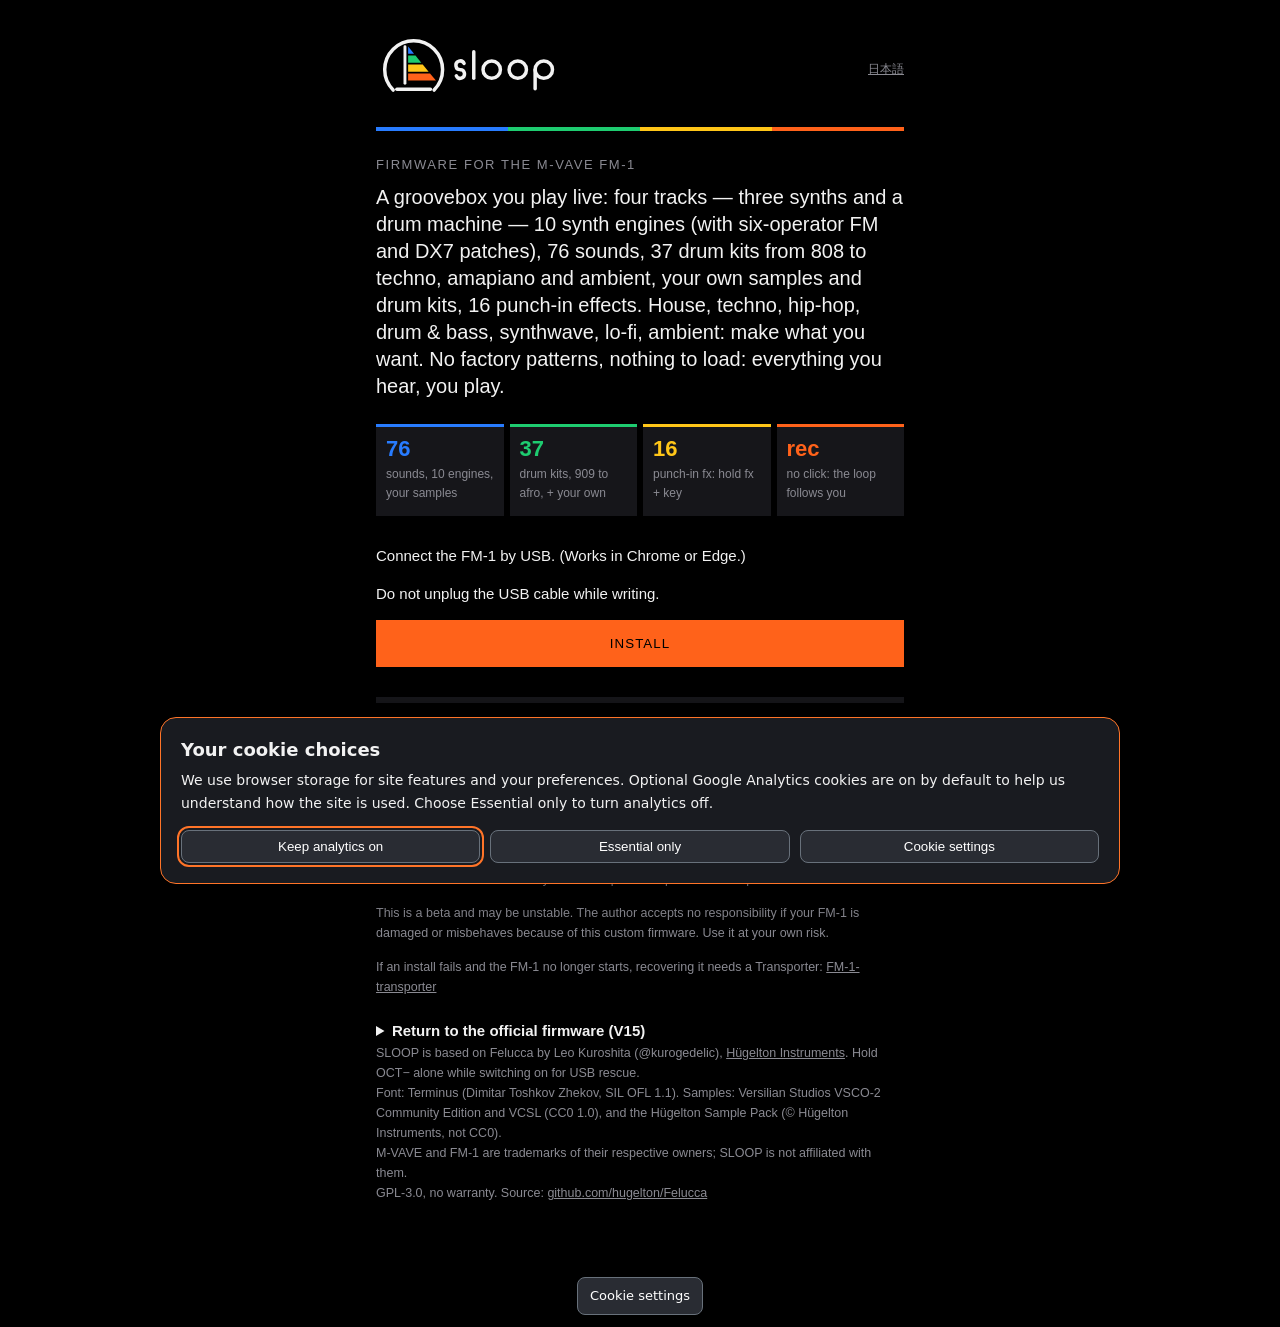
<file: webapp/installer/index.html>
<!doctype html>
<!-- SPDX-License-Identifier: GPL-3.0-only
     Copyright (C) 2026 Leo Kuroshita (@kurogedelic), Hügelton Instruments -->
<html lang="en">
<head>
<meta charset="utf-8">
<meta name="viewport" content="width=device-width, initial-scale=1">
<title>SLOOP installer</title>
<style>
  :root { --bg: #000; --fg: #f2f2f2; --dim: #8a8a92; --tile: #16161a; --line: #2a2a30;
          --blue: #287cff; --green: #1ecc70; --yellow: #ffc618; --orange: #ff621a; --red: #ff2c34; }
  :root[data-theme="light"] { --bg: #f4f4f2; --fg: #111; --dim: #666; --tile: #e6e6e2; --line: #d0d0cc; }
  * { box-sizing: border-box; }
  body { margin: 0; background: var(--bg); color: var(--fg);
         font: 15px/1.6 "Helvetica Neue", -apple-system, BlinkMacSystemFont, Arial, sans-serif; }
  main { max-width: 560px; margin: 0 auto; padding: 32px 16px 48px; }
  .top { display: flex; align-items: center; justify-content: space-between; gap: 12px; }
  .logo svg { display: block; width: 220px; height: auto; }
  .logo rect:first-child { fill: transparent; }
  .lang { font-size: 12px; color: var(--dim); cursor: pointer; text-decoration: underline; background: none;
          border: 0; padding: 0; text-transform: lowercase; }
  .strip { display: flex; height: 4px; margin: 20px 0 24px; }
  .strip i { flex: 1; } .strip i:nth-child(1) { background: var(--blue); } .strip i:nth-child(2) { background: var(--green); }
  .strip i:nth-child(3) { background: var(--yellow); } .strip i:nth-child(4) { background: var(--orange); }
  h1 { font-size: 13px; font-weight: 500; letter-spacing: .12em; text-transform: uppercase; color: var(--dim); margin: 0 0 8px; }
  .lead { font-size: 20px; line-height: 1.35; margin: 0 0 24px; }
  .tiles { display: grid; grid-template-columns: repeat(4, 1fr); gap: 6px; margin: 0 0 28px; }
  .tile { background: var(--tile); padding: 10px 10px 12px; border-top: 3px solid var(--c); min-height: 92px; }
  .tile b { display: block; font-size: 22px; font-weight: 600; color: var(--c); line-height: 1.1; }
  .tile span { display: block; font-size: 12px; color: var(--dim); text-transform: lowercase; margin-top: 4px; }
  p { margin: 0 0 14px; }
  button#go { font: 600 15px/1 inherit; font-family: inherit; background: var(--orange); color: #000; border: 0;
              padding: 16px 0; width: 100%; cursor: pointer; letter-spacing: .08em; text-transform: uppercase; }
  button#go:disabled { background: var(--tile); color: var(--dim); cursor: default; }
  #status { margin-top: 14px; min-height: 1.6em; font-variant-numeric: tabular-nums; }
  .small { color: var(--dim); font-size: 12.5px; }
  .small a, a { color: inherit; }
  progress { -webkit-appearance: none; appearance: none; width: 100%; height: 6px; margin-top: 16px; border: 0; background: var(--tile); }
  progress::-webkit-progress-bar { background: var(--tile); }
  progress::-webkit-progress-value { background: var(--orange); }
  progress::-moz-progress-bar { background: var(--orange); }
  pre { color: var(--dim); font-size: 11px; white-space: pre-wrap; margin-top: 12px; max-height: 160px; overflow: auto; }
  hr { border: 0; border-top: 1px solid var(--line); margin: 28px 0 18px; }
  .ed { display: inline-block; margin: 8px 0 0; padding: 10px 14px; background: var(--tile); text-decoration: none; }
  details { margin: 22px 0 0; } summary { cursor: pointer; font-weight: 600; }
  button#stock-go { font: 600 14px/1 inherit; font-family: inherit; background: var(--tile); color: var(--fg); border: 1px solid var(--line);
                    padding: 12px 16px; cursor: pointer; }
  button#stock-go:disabled { color: var(--dim); cursor: default; }
  @media (max-width: 420px) { .tiles { grid-template-columns: repeat(2, 1fr); } .logo svg { width: 170px; } }
</style>
<link rel="stylesheet" href="analytics.css"><script defer src="analytics.js"></script></head>
<body>
<main>
  <div class="top"><div class="logo"><svg xmlns="http://www.w3.org/2000/svg" viewBox="0 0 760 260" width="760" height="260" role="img" aria-label="SLOOP">
<rect width="760" height="260" fill="#000"/>
<path d="M59.29 200.71 A100.00 100.00 0 1 1 200.71 200.71" fill="none" stroke="#F2F2F2" stroke-width="12" stroke-linecap="round"/>
<rect x="95.00" y="46.00" width="10" height="136.00" rx="5" fill="#F2F2F2"/>
<polygon points="111.00,50.00 111.00,50.00 131.34,75.00 111.00,75.00" fill="#287CFF"/>
<polygon points="111.00,81.00 136.22,81.00 156.56,106.00 111.00,106.00" fill="#1ECC70"/>
<polygon points="111.00,112.00 161.44,112.00 181.78,137.00 111.00,137.00" fill="#FFC618"/>
<polygon points="111.00,143.00 186.66,143.00 207.00,168.00 111.00,168.00" fill="#FF621A"/>
<rect x="66.00" y="192.00" width="128" height="12" rx="6" fill="#F2F2F2"/>
<path d="M290.88 130.00 A14.88 15.00 0 1 1 304.37 108.66" fill="none" stroke="#F2F2F2" stroke-width="12" stroke-linecap="round"/>
<path d="M290.88 130.00 A14.88 15.00 0 1 1 277.39 151.34" fill="none" stroke="#F2F2F2" stroke-width="12" stroke-linecap="round"/>
<line x1="337.76" y1="68.00" x2="337.76" y2="160.00" stroke="#F2F2F2" stroke-width="12" stroke-linecap="round"/>
<circle cx="399.76" cy="130.00" r="30.00" fill="none" stroke="#F2F2F2" stroke-width="12"/>
<circle cx="489.76" cy="130.00" r="30.00" fill="none" stroke="#F2F2F2" stroke-width="12"/>
<circle cx="579.76" cy="130.00" r="30.00" fill="none" stroke="#F2F2F2" stroke-width="12"/>
<line x1="549.76" y1="130.00" x2="549.76" y2="196.00" stroke="#F2F2F2" stroke-width="12" stroke-linecap="round"/>
</svg>
</div><button class="lang" id="lang"></button></div>
  <div class="strip"><i></i><i></i><i></i><i></i></div>
  
  
  <h1>Firmware for the M-VAVE FM-1</h1>
  <p class="lead">A groovebox you play live: four tracks — three synths and a drum machine — 10 synth engines (with six-operator FM and DX7 patches), 76 sounds, 37 drum kits from 808 to techno, amapiano and ambient, your own samples and drum kits, 16 punch-in effects. House, techno, hip-hop, drum &amp; bass, synthwave, lo-fi, ambient: make what you want. No factory patterns, nothing to load: everything you hear, you play.</p>
  <div class="tiles">
    <div class="tile" style="--c: var(--blue)"><b>76</b><span>sounds, 10 engines, your samples</span></div>
    <div class="tile" style="--c: var(--green)"><b>37</b><span>drum kits, 909 to afro, + your own</span></div>
    <div class="tile" style="--c: var(--yellow)"><b>16</b><span>punch-in fx: hold fx + key</span></div>
    <div class="tile" style="--c: var(--orange)"><b>rec</b><span>no click: the loop follows you</span></div>
  </div>
  <p data-t="intro"></p>
  <p data-t="warn"></p>
  <p><button id="go" disabled data-t="install"></button></p>
  <progress id="bar" max="100" value="0"></progress>
  <p id="status"></p>
  <pre id="log"></pre>
  <a class="ed" href="../editor/" data-t="editor"></a>
  <hr>
  <p class="small" data-t="direct"></p>
  <p class="small" data-t="beta"></p>
  <p class="small"><span data-t="brick"></span>
    <a href="https://github.com/kurogedelic/FM-1-transporter" target="_blank" rel="noopener">FM-1-transporter</a></p>
  <details>
    <summary data-t="stockTitle"></summary>
    <p class="small" data-t="stockHelp"></p>
    <p class="small"><a href="https://www.m-vave.com/download" target="_blank" rel="noopener">www.m-vave.com/download</a></p>
    <p class="small" data-t="stockBackup"></p>
    <p><a class="ed" href="../editor/" data-t="stockEditor"></a></p>
    <p class="small"><label><input id="stock-saved" type="checkbox"> <span data-t="stockSaved"></span></label></p>
    <p class="small"><label><span data-t="stockFile"></span><br><input id="stock-file" type="file" accept=".fwsc"></label></p>
    <p><button id="stock-go" disabled data-t="stockGo"></button></p>
    <p class="small" data-t="back"></p>
  </details>
  <p class="small">SLOOP is based on Felucca by Leo Kuroshita (@kurogedelic), <a href="https://hugelton.com" target="_blank" rel="noopener">Hügelton Instruments</a>.
    Hold OCT− alone while switching on for USB rescue.<br>
    Font: Terminus (Dimitar Toshkov Zhekov, SIL OFL 1.1). Samples: Versilian Studios VSCO-2 Community Edition and VCSL (CC0 1.0), and the Hügelton Sample Pack (© Hügelton Instruments, not CC0).<br>
    M-VAVE and FM-1 are trademarks of their respective owners; SLOOP is not affiliated with them.<br>
    <span data-t="license"></span> <a href="https://github.com/hugelton/Felucca" target="_blank" rel="noopener">github.com/hugelton/Felucca</a></p>
</main>
<script type="module">
// SPDX-License-Identifier: GPL-3.0-only
// Copyright (C) 2026 Leo Kuroshita (@kurogedelic), Hügelton Instruments
//
// FM-1 .fwsc packages in the browser: the package identity and the image the
// device reads during an update.

const BLOCKS = 20, BLK = 0x30, KEEP = 0x2F;

// the package identity ("FM-1_904"): one marker byte after each of the first 20 blocks
function productOf(fwsc) {
  if (fwsc.length < BLOCKS * BLK) throw new Error("not an FM-1 package (too short)");
  let s = "";
  for (let i = 0; i < BLOCKS; i++) {
    const m = fwsc[i * BLK + KEEP];
    if (m !== 0x7D) s += String.fromCharCode((m - i - 1) & 0xFF);
  }
  return s;
}

// the image the device addresses during an update: the .fwsc without the 20 marker bytes
function logicalImage(fwsc) {
  const out = new Uint8Array(fwsc.length - BLOCKS);
  for (let i = 0; i < BLOCKS; i++) out.set(fwsc.subarray(i * BLK, i * BLK + KEEP), i * KEEP);
  out.set(fwsc.subarray(BLOCKS * BLK), BLOCKS * KEEP);
  return out;
}

// The official FM-1 V15 (M-VAVE Downloads -> PC Firmware -> FM-1 V15, FM-1.fwsc), for the return to the
// official firmware: only that exact file is accepted (its SHA-256 pins every byte: the loader, the app, the
// layout; the name of the file proves nothing). The digest is the one Felucca 1.0 pins.
const STOCK_V15_SHA256 = "db1642b2b6fa5c2cccb11ffd13878068bb28601678d3644049f99dc40e7edb8a";
const STOCK_V15_SIZE = 699956;
const STOCK_V15_PRODUCT = "FM-1_015";

async function sha256hex(bytes) {
  const d = await crypto.subtle.digest("SHA-256", bytes);
  return [...new Uint8Array(d)].map((x) => x.toString(16).padStart(2, "0")).join("");
}

async function validateStockPackage(bytes) {
  if (bytes.length !== STOCK_V15_SIZE || await sha256hex(bytes) !== STOCK_V15_SHA256 || productOf(bytes) !== STOCK_V15_PRODUCT)
    throw new Error("select the unmodified official FM-1 V15 file (FM-1.fwsc)");
  return { product: STOCK_V15_PRODUCT, image: logicalImage(bytes) };
}

// SPDX-License-Identifier: GPL-3.0-only
// Copyright (C) 2026 Leo Kuroshita (@kurogedelic), Hügelton Instruments
//
// The FM-1 USB-MIDI update protocol (M-UPGRADE compatible) over WebMIDI.
// Step 1: the running firmware reads parts of the package and stages the update
// loader. Step 2: the loader reads the whole image and writes it. In both steps
// the device sends cmd 0x30 read requests on the logical image and we answer.

const HS_QUERY = [0xF0, 0x00, 0x32, 0x45, 0x00, 0x00, 0x00, 0x40, 0x7F, 0xF7];
const UPGRADE = [0xF0, 0x22, 0x24, 0x35, 0x7F, 0xF7];
const MAXDATA = 512;
const sleep = (ms) => new Promise((r) => setTimeout(r, ms));
const IS_OTA = (id) => /^ota-/i.test(id.model);
// the update loader of SLOOP / Felucca packages ("ota-FM-1_9XX"). A device left in the update mode of another
// firmware (the stock updater's loader) is never written: its loader may lay the image out differently.
const OUR_LOADER = (id) => /^ota-FM-1_9\d\d$/i.test(id.text);

// errors carry a code the pages translate: notfound, model, stopped, noloader, lost, noreturn,
// mismatch (detail: the identity the device reports), badreq, foreign (detail: the loader's identity)
function fail(code, msg, detail = "") { const e = new Error(msg); e.code = code; e.detail = detail; return e; }

function pack7(data) {
  const out = []; let acc = 0, nb = 0;
  for (const b of data) {
    acc |= b << nb; nb += 8;
    while (nb >= 7) { out.push(acc & 0x7F); acc >>>= 7; nb -= 7; }
  }
  if (nb) out.push(acc & 0x7F);
  return out;
}

function unpack7(s) {
  const out = []; let acc = 0, nb = 0;
  for (const b of s) {
    acc |= (b & 0x7F) << nb; nb += 7;
    while (nb >= 8) { out.push(acc & 0xFF); acc >>>= 8; nb -= 8; }
  }
  return out;
}

function response(addr, data, fl = 0) {
  const len = data.length;
  const body = [0x00, 0x59, 0x30, (len + 8) & 0xFF, ((len + 8) >> 8) & 0xFF, 0, fl,
    addr & 0xFF, (addr >>> 8) & 0xFF, (addr >>> 16) & 0xFF, (addr >>> 24) & 0xFF,
    len & 0xFF, (len >> 8) & 0xFF, 0, ...data];
  let s = 0;
  for (let i = 6; i < body.length; i++) s += body[i];
  body.push(~s & 0xFF);
  return [0xF0, ...pack7(body), 0xF7];
}

function parseRequest(pkt) {
  if (pkt[0] !== 0xF0 || pkt[pkt.length - 1] !== 0xF7) return null;
  const u = unpack7(pkt.slice(1, -1));
  if (u.length !== 15 || u[0] !== 0 || u[1] !== 0x59 || u[2] !== 0x30) return null;
  let s = 0;
  for (let i = 6; i < 14; i++) s += u[i];
  if ((~s & 0xFF) !== u[14]) return null;
  return { fl: u[6], addr: (u[7] | (u[8] << 8) | (u[9] << 16) | (u[10] << 24)) >>> 0, len: u[11] | (u[12] << 8) | (u[13] << 16) };
}

function parseIdentity(pkt) {
  const d = unpack7(pkt.slice(1, -1));
  if (d.length !== 34 || d[0] !== 0 || d[1] !== 0x59 || d[2] !== 0x11) return null;
  const txt = String.fromCharCode(...d.slice(6, 33)).replace(/\0+$/, "");
  const m = /^([^_]+)_(\d+)$/.exec(txt);
  return m ? { text: txt, model: m[1], version: parseInt(m[2], 10) } : null;
}

// one MIDI in/out pair with a SysEx queue
class Link {
  constructor(input, output) {
    this.input = input; this.output = output; this.q = []; this.waiter = null;
    input.onmidimessage = (ev) => {
      if (ev.data[0] !== 0xF0) return;
      this.q.push(Array.from(ev.data));
      if (this.waiter) { const w = this.waiter; this.waiter = null; w(); }
    };
  }
  get lost() { return this.input.state === "disconnected" || this.output.state === "disconnected"; }
  // false when the port is gone (unplugged): WebMIDI throws on a disconnected output
  send(bytes) {
    try { this.output.send(bytes); return true; } catch (_) { return false; }
  }
  drain() { this.q.length = 0; }
  async read(ms) {
    if (!this.q.length) {
      let tm;
      await Promise.race([new Promise((r) => { this.waiter = r; }), new Promise((r) => { tm = setTimeout(r, ms); })]);
      clearTimeout(tm);
      this.waiter = null;
    }
    return this.q.shift() || null;
  }
  close() { this.input.onmidimessage = null; }
}

async function handshake(link, tries = 3) {
  link.drain();
  for (let t = 0; t < tries; t++) {
    if (!link.send(HS_QUERY)) return null;
    const end = Date.now() + 1000;
    while (Date.now() < end) {
      const p = await link.read(end - Date.now());
      if (!p) break;
      const id = parseIdentity(p);
      if (id) return id;
    }
  }
  return null;
}

class Updater {
  constructor(access, log) {
    this.access = access;
    this.log = log || (() => {});
  }

  // every in/out pair with the same port name that answers the handshake
  async find(filter) {
    const outs = [...this.access.outputs.values()];
    for (const input of this.access.inputs.values()) {
      if (input.state === "disconnected") continue;
      if (!/fm-1|felucca|ota|composite|sinco|usb-midi/i.test(input.name || "")) continue;   // never probe other gear
      const output = outs.find((o) => o.name === input.name) || (outs.length === 1 ? outs[0] : null);
      if (!output) continue;
      try { await input.open(); await output.open(); } catch (_) { continue; }
      const link = new Link(input, output);
      const id = await handshake(link, 2);
      if (id && (!filter || filter(id))) return { link, id, name: input.name };
      link.close();
    }
    return null;
  }

  async waitFor(filter, ms) {
    const end = Date.now() + ms;
    while (Date.now() < end) {
      const dev = await this.find(filter);
      if (dev) return dev;
      await sleep(1000);
    }
    return null;
  }

  // serve read requests until the device asks for one of the finish addresses; stops early
  // when the port disappears (lost: true) instead of waiting out idleMs
  async serve(link, image, finishAddr, idleMs, onProgress) {
    let served = 0, last = Date.now();
    for (;;) {
      const pkt = await link.read(1000);
      if (!pkt) {
        if (link.lost) return { served, finished: false, lost: true };
        if (Date.now() - last > idleMs) return { served, finished: false };
        continue;
      }
      const r = parseRequest(pkt);
      if (!r) continue;
      last = Date.now();
      if (r.addr === 0xE0000000 || r.addr === 0xF0000000) {
        link.send(response(r.addr, [...new TextEncoder().encode("success"), 0]));
        if (r.addr === finishAddr) return { served, finished: true };
        continue;
      }
      if (r.len > MAXDATA || r.addr + r.len > image.length) throw fail("badreq", `bad request ${r.addr.toString(16)}+${r.len}`);
      await sleep(10);
      if (!link.send(response(r.addr, Array.from(image.subarray(r.addr, r.addr + r.len)), r.fl))) {
        return { served, finished: false, lost: true };
      }
      served++;
      if (onProgress) onProgress(served, r.addr);
    }
  }

  // full install: running firmware -> loader -> new firmware
  async install(image, product, onStep) {
    const step = onStep || (() => {});
    const dev = await this.find((id) => !IS_OTA(id));
    if (!dev) throw fail("notfound", "FM-1 not found (USB cable, and no other app using it?)");
    const [model] = product.split("_");
    if (dev.id.model !== model) { dev.link.close(); throw fail("model", `the device is ${dev.id.text}, the package is for ${product}`); }
    step("start", dev.id.text);
    dev.link.send(UPGRADE);
    await sleep(2000);
    const s1 = await this.serve(dev.link, image, 0xE0000000, 8000, (n) => step("verify", n));
    dev.link.close();
    if (!s1.finished) throw fail(s1.lost ? "lost" : "stopped", `the device ${s1.lost ? "was disconnected" : "stopped"} after ${s1.served} requests: nothing was written`);
    step("loader");
    await sleep(3000);
    const ota = await this.waitFor(IS_OTA, 30000);
    if (!ota) throw fail("noloader", "the update loader did not appear. Replug the USB cable and press Install again: the device stays in update mode until it is finished.");
    const s2 = await this.write(ota, image, step);
    if (!s2.finished) throw fail(s2.lost ? "lost" : "stopped", `the loader ${s2.lost ? "was disconnected" : "stopped"} after ${s2.served} requests. Replug and press Install again to resume.`);
    step("reboot");
    await sleep(3000);
    const back = await this.waitFor((id) => !IS_OTA(id), 40000);
    if (!back) throw fail("noreturn", "the device did not come back: power-cycle it");
    back.link.close();
    if (back.id.text !== product) throw fail("mismatch", `installed, but the device reports ${back.id.text}`, back.id.text);
    step("done", back.id.text);
    return back.id.text;
  }

  // step 2 with the loader found by find()/waitFor()
  async write(ota, image, step) {
    ota.link.send(UPGRADE);
    await sleep(2000);
    const s2 = await this.serve(ota.link, image, 0xF0000000, 180000, (n) => step("write", n));
    ota.link.close();
    return s2;
  }

  // resume: the device is already in update mode (loader) -> true when the write finished. Only SLOOP's
  // own loader is resumed, except for the return to the official firmware (opts.product: the official
  // package, its identity checked once the FM-1 is back, after Felucca 1.0): that one is the official
  // loader's own image, as M-UPGRADE would write it
  async resume(image, onStep, opts = {}) {
    const ota = await this.find(IS_OTA);
    if (!ota) return false;
    if (!OUR_LOADER(ota.id) && !opts.product) {
      ota.link.close();
      throw fail("foreign", `the FM-1 is in the update mode of another firmware (${ota.id.text}): finish that update with its own updater`, ota.id.text);
    }
    const step = onStep || (() => {});
    if (!(await this.write(ota, image, step)).finished) return false;
    if (opts.product) {
      step("reboot");
      await sleep(3000);
      const back = await this.waitFor((id) => !IS_OTA(id), 40000);
      if (!back) throw fail("noreturn", "the FM-1 did not come back after the write: power-cycle it");
      back.link.close();
      if (back.id.text !== opts.product) throw fail("mismatch", `written, but the FM-1 reports ${back.id.text}`, back.id.text);
      step("done", back.id.text);
    }
    return true;
  }
}

const $ = (id) => document.getElementById(id);
const TEXT = {
  ja: {
    intro: "FM-1 を USB で接続してください。（Chrome か Edge で使えます）",
    warn: "書き込み中は USB を抜かないでください。",
    install: "インストール", other: "English",
    editor: "エディタ（インストール後、パソコンから音色やシーケンスを編集）",
    direct: "USB ケーブルはパソコンに直接つないでください。Probe や Transporter などの機材は不要です。",
    brick: "万一インストールに失敗して起動しなくなった場合は、復旧に Transporter が必要です:",
    beta: "これはベータ版で、不安定な場合があります。このカスタムファームウェアを使ったことで FM-1 が壊れたり不具合が起きたりしても、作者は一切の責任を負いません。自己責任でお使いください。",
    back: "公式ファームウェアに戻すには、M-VAVE 公式のアップデーター M-UPGRADE（Downloads → PC Software → M-UPGRADE）と公式ファームウェア（PC Firmware → FM-1 V15）が必要です。",
    nomidi: "このブラウザでは使えません。Chrome か Edge で開いてください。", loadfail: "読み込めませんでした: ",
    start: "開始します", verify: "確認中", loader: "書き込みモードに切り替え中", write: "書き込み中",
    reboot: "再起動中", done: "完了しました", stopped: "途中で止まりました。USB を挿し直してもう一度押してください。",
    error: "エラー: ",
    denied: "MIDI（SysEx）の使用が許可されませんでした。アドレスバーのサイト設定で MIDI を許可して、もう一度押してください。",
    notfound: "FM-1 が見つかりません。USB ケーブル（データ通信用か）を確かめ、MIDI を使う他のアプリを閉じてから、もう一度押してください。",
    model: "接続されている機器は FM-1 ではありません。",
    lost: "USB の接続が切れました。挿し直してもう一度押してください。",
    noloader: "書き込みモードの FM-1 が見つかりません。USB を挿し直してもう一度押してください（終わるまで書き込みモードのままです）。",
    noreturn: "FM-1 が戻ってきません。電源を入れ直してください。",
    mismatch: "書き込みは終わりましたが、FM-1 が別のバージョンを報告しています: ",
    foreign: "FM-1 は別のファームウェアの書き込みモードです。そのアップデーター（M-UPGRADE）で書き込みを終えてから、もう一度インストールしてください: ",
    badpkg: "インストールするファイルが壊れています。ページを再読み込みしてください。",
    leave: "書き込み中です。ページを閉じないでください。",
    license: "GPL-3.0、無保証。ソース:",
    stockTitle: "公式ファームウェア（V15）に戻す",
    stockHelp: "M-VAVE のサイトから公式の FM-1 V15 をダウンロードし、中の FM-1.fwsc（変更していないもの）を選んでください。ファイルはこのブラウザの中で確認され、どこにも送られません。",
    stockBackup: "公式ファームウェアは SLOOP の曲・プロジェクト・サンプルを開けません。先にエディタでバックアップを保存してください（Projects → Backup）。SLOOP を入れ直せば、エディタから復元できます。",
    stockEditor: "エディタを開いてバックアップする", stockSaved: "バックアップをパソコンに保存しました",
    stockFile: "公式の FM-1.fwsc", stockGo: "公式 V15 をインストール",
    stockValid: "公式 V15 を確認しました", stockBad: "公式 V15 ではありません: ",
    stockConfirm: "FM-1 に公式 V15 をインストールします。SLOOP の曲は公式ファームウェアでは開けません。バックアップは保存しましたか？",
    stockFinish: "FM-1 は SLOOP の書き込みモードです。先に「インストール」で SLOOP の書き込みを終えてから、公式 V15 に戻してください。",
    back: "M-VAVE のアップデーター M-UPGRADE（Downloads → PC Software）でも戻せます。FM-1 が見つからない場合は、MIDI を使う他のアプリとブラウザのタブを閉じてください。",
  },
  en: {
    intro: "Connect the FM-1 by USB. (Works in Chrome or Edge.)",
    warn: "Do not unplug the USB cable while writing.",
    install: "Install", other: "日本語",
    editor: "Editor (after installing: edit sounds and sequences from the computer)",
    direct: "Connect the USB cable directly to the computer. No probe or Transporter is needed.",
    brick: "If an install fails and the FM-1 no longer starts, recovering it needs a Transporter:",
    beta: "This is a beta and may be unstable. The author accepts no responsibility if your FM-1 is damaged or misbehaves because of this custom firmware. Use it at your own risk.",
    back: "To go back to the official firmware you need M-VAVE's official updater, M-UPGRADE (Downloads → PC Software → M-UPGRADE), and the official firmware (PC Firmware → FM-1 V15).",
    nomidi: "This browser cannot do it. Open the page in Chrome or Edge.", loadfail: "Could not load: ",
    start: "Starting", verify: "Verifying", loader: "Switching to update mode", write: "Writing",
    reboot: "Restarting", done: "Done", stopped: "Stopped. Replug the USB cable and press Install again.",
    error: "Error: ",
    denied: "MIDI (SysEx) access was not allowed. Allow MIDI in the site settings (address bar) and press Install again.",
    notfound: "FM-1 not found. Check the USB cable (a data cable), close other apps that use MIDI, and press Install again.",
    model: "The connected device is not an FM-1.",
    lost: "The USB connection was lost. Replug it and press Install again.",
    noloader: "The FM-1 in update mode was not found. Replug the USB cable and press Install again (it stays in update mode until it is finished).",
    noreturn: "The FM-1 did not come back. Power-cycle it.",
    mismatch: "Written, but the FM-1 reports another version: ",
    foreign: "The FM-1 is in the update mode of another firmware. Finish that update with its own updater (M-UPGRADE), then press Install again: ",
    badpkg: "The file to install is damaged. Reload the page.",
    leave: "Writing. Do not close the page.",
    license: "GPL-3.0, no warranty. Source:",
    stockTitle: "Return to the official firmware (V15)",
    stockHelp: "Download the official FM-1 V15 from M-VAVE and select the FM-1.fwsc inside it, unmodified. The file is checked in this browser; it is not sent anywhere.",
    stockBackup: "The official firmware cannot open SLOOP's music, projects or samples. Save a backup with the editor first (Projects → Backup); reinstall SLOOP and restore it from the editor whenever you want them back.",
    stockEditor: "Open the editor to back up", stockSaved: "I saved a backup on this computer",
    stockFile: "The official FM-1.fwsc", stockGo: "Install the official V15",
    stockValid: "Official V15 verified", stockBad: "Not the official V15: ",
    stockConfirm: "Install the official V15 on the FM-1? The official firmware cannot open SLOOP's music. Did you save a backup?",
    stockFinish: "The FM-1 is in SLOOP's update mode. Press Install to finish the SLOOP update first, then return to the official V15.",
    back: "M-VAVE's own updater, M-UPGRADE (Downloads → PC Software), works too. If it does not find the FM-1, close every other app and browser tab that uses MIDI.",
  },
};
let lang = (navigator.language || "en").toLowerCase().startsWith("ja") ? "ja" : "en";
const t = (k) => TEXT[lang][k];
let lastKey = null, lastArg = "";
function applyLang() {
  document.documentElement.lang = lang;
  document.querySelectorAll("[data-t]").forEach((e) => { e.textContent = t(e.dataset.t); });
  $("lang").textContent = t("other");
  if (lastKey) $("status").textContent = t(lastKey) + lastArg;
}
$("lang").addEventListener("click", () => { lang = lang === "ja" ? "en" : "ja"; applyLang(); });
applyLang();
const sayK = (k, arg = "") => { lastKey = k; lastArg = arg; $("status").textContent = t(k) + arg; };
const say = (txt) => { lastKey = null; $("status").textContent = txt; };
const log = (t) => { $("log").textContent += t + "\n"; };
let image = null;
const meta = {"version": "2.4.1", "product": "FM-1_900", "pkg": "../../firmware/sloop-2.4.1.fwsc", "sha256": "98ccc614d67a6fe48ee180368d5586b64f071f3c196224bfff3daef1631fb005"};

let writing = false, stock = null;
const lockAll = (on) => {
  writing = on;
  $("go").disabled = on || !image;
  $("stock-go").disabled = on || !stock || !$("stock-saved").checked;
  $("stock-file").disabled = on;
};
window.addEventListener("beforeunload", (e) => { if (writing) { e.preventDefault(); e.returnValue = t("leave"); } });

(async () => {
  if (!navigator.requestMIDIAccess) { sayK("nomidi"); return; }
  try {
    const r = await fetch(meta.pkg);
    if (!r.ok) throw new Error(`${meta.pkg}: HTTP ${r.status}`);
    const pkg = new Uint8Array(await r.arrayBuffer());
    if (productOf(pkg) !== meta.product) { sayK("badpkg"); return; }
    if (meta.sha256 && self.crypto && crypto.subtle) {   /* a damaged download is never offered (the loader checks its CRC too) */
      const h = [...new Uint8Array(await crypto.subtle.digest("SHA-256", pkg))].map((b) => b.toString(16).padStart(2, "0")).join("");
      if (h !== meta.sha256) { sayK("badpkg"); log(`sha256 ${h}, expected ${meta.sha256}`); return; }
    }
    image = logicalImage(pkg);
    say(`SLOOP ${meta.version}`);
    lockAll(writing);
  } catch (e) { sayK("loadfail", e.message); }
})();

const total = 74 + 1179;                           /* reads: step 1, step 2 (head + app area, SLOOP 2.0 loader) */
const step = (k, a) => {
  log(`${k} ${a ?? ""}`);
  if (k === "start") sayK("start");
  if (k === "verify") { sayK("verify"); $("bar").value = Math.min(100, (a / total) * 100); }
  if (k === "loader") sayK("loader");
  if (k === "write") { sayK("write"); $("bar").value = Math.min(100, ((74 + a) / total) * 100); }
  if (k === "reboot") sayK("reboot");
  if (k === "done") { $("bar").value = 100; sayK("done"); }
};
const failed = (e) => {
  if (e && e.code && TEXT[lang][e.code]) sayK(e.code, e.detail || "");
  else sayK("error", e && e.message);
  log(String(e && e.stack || e));
};

$("go").addEventListener("click", async () => {
  if (writing) return;
  lockAll(true);
  let midi;
  try { midi = await navigator.requestMIDIAccess({ sysex: true }); }
  catch (e) { sayK("denied"); lockAll(false); return; }
  try {
    const up = new Updater(midi, log);
    const ota = await up.find((id) => /^ota-/i.test(id.model));
    if (ota) {
      ota.link.close();
      sayK((await up.resume(image, step)) ? "done" : "stopped");
    } else {
      await up.install(image, meta.product, step);
    }
  } catch (e) { failed(e); }
  lockAll(false);
});

/* back to the official V15 (after Felucca 1.0): only the exact official file, a backup first (the editor),
   through the same update path as M-UPGRADE; a device left in the official updater's mode is finished */
$("stock-saved").addEventListener("change", () => lockAll(writing));
$("stock-file").addEventListener("change", async () => {
  const f = $("stock-file").files[0];
  stock = null;
  lockAll(writing);
  if (!f) return;
  try { stock = await validateStockPackage(new Uint8Array(await f.arrayBuffer())); sayK("stockValid"); }
  catch (e) { sayK("stockBad", e.message); }
  lockAll(writing);
});
$("stock-go").addEventListener("click", async () => {
  if (writing || !stock || !$("stock-saved").checked || !confirm(t("stockConfirm"))) return;
  lockAll(true);
  let midi;
  try { midi = await navigator.requestMIDIAccess({ sysex: true }); }
  catch (e) { sayK("denied"); lockAll(false); return; }
  try {
    const up = new Updater(midi, log);
    const ota = await up.find((id) => /^ota-/i.test(id.model));
    if (ota) {
      ota.link.close();
      if (OUR_LOADER(ota.id)) sayK("stockFinish");    /* SLOOP's loader: finish SLOOP first (Install) */
      else sayK((await up.resume(stock.image, step, { product: stock.product })) ? "done" : "stopped");
    } else {
      await up.install(stock.image, stock.product, step);
    }
  } catch (e) { failed(e); }
  lockAll(false);
});
</script>
</body>
</html>
</file>
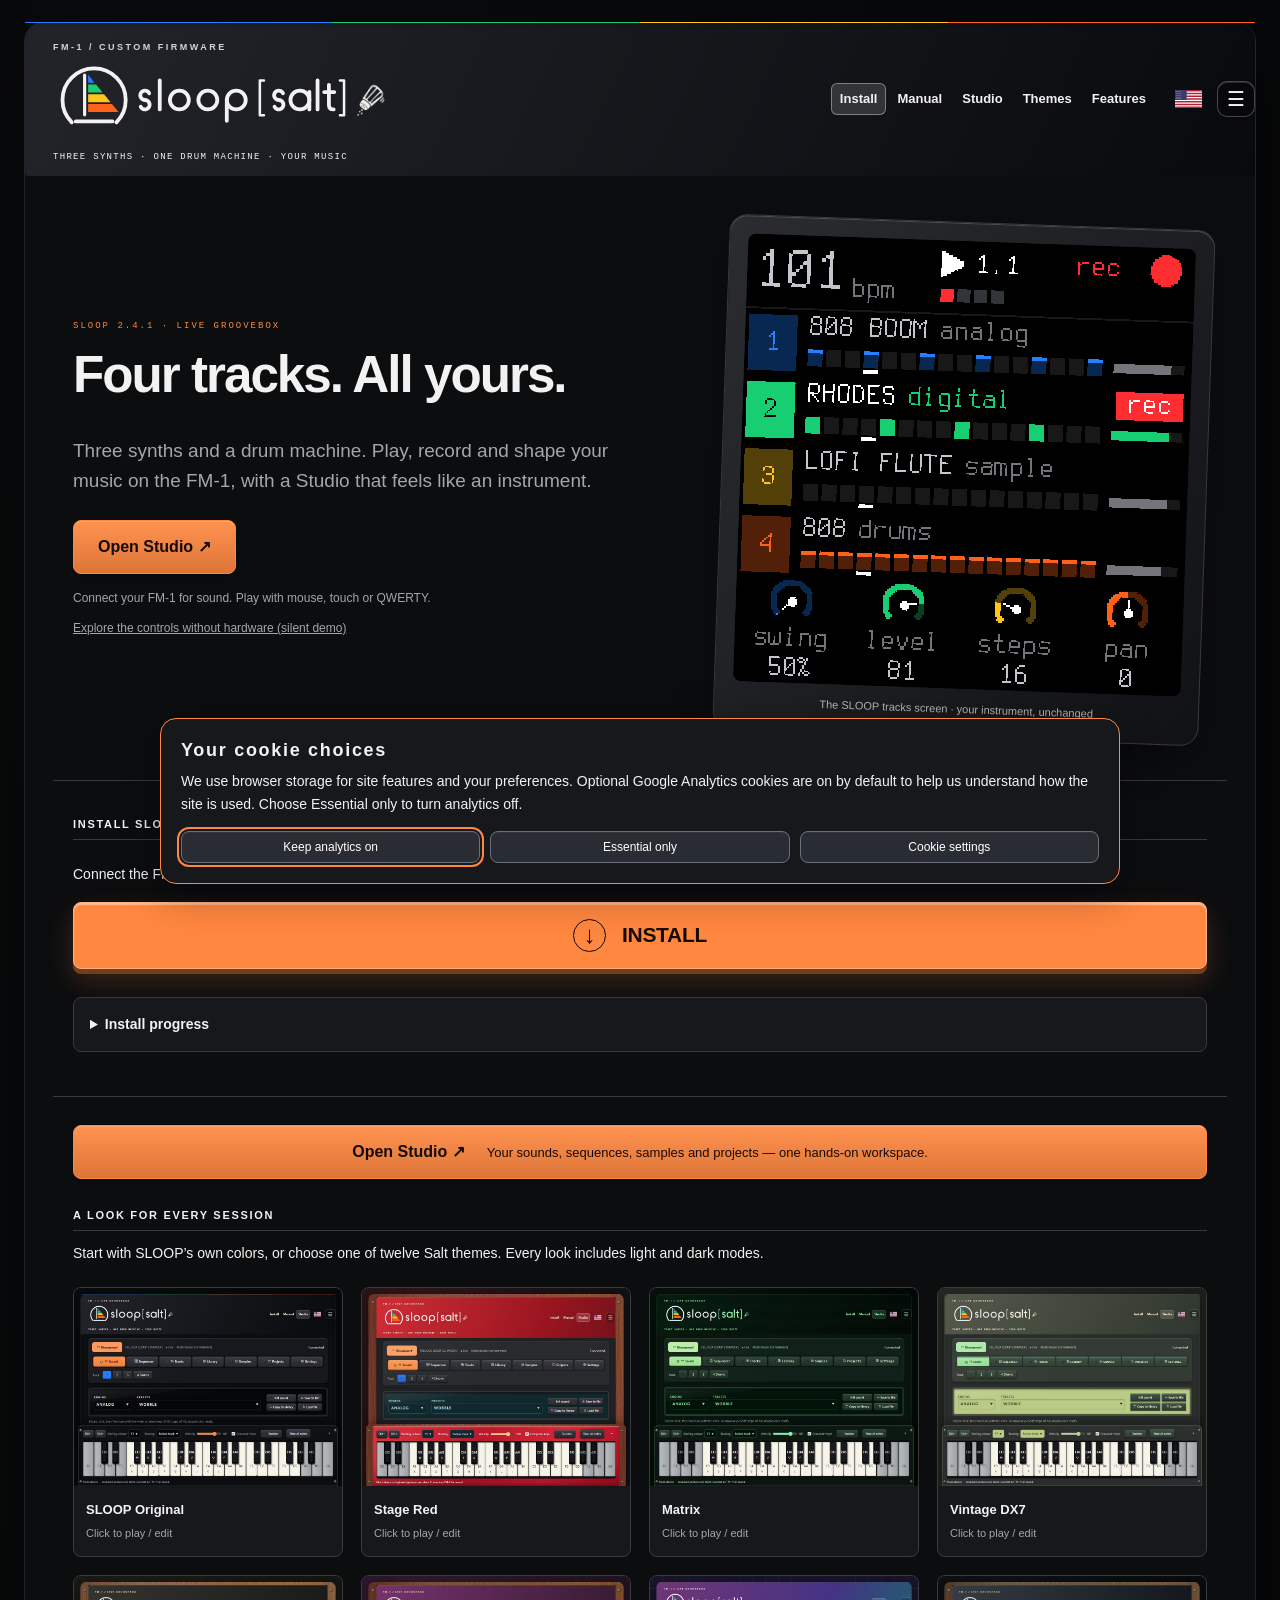
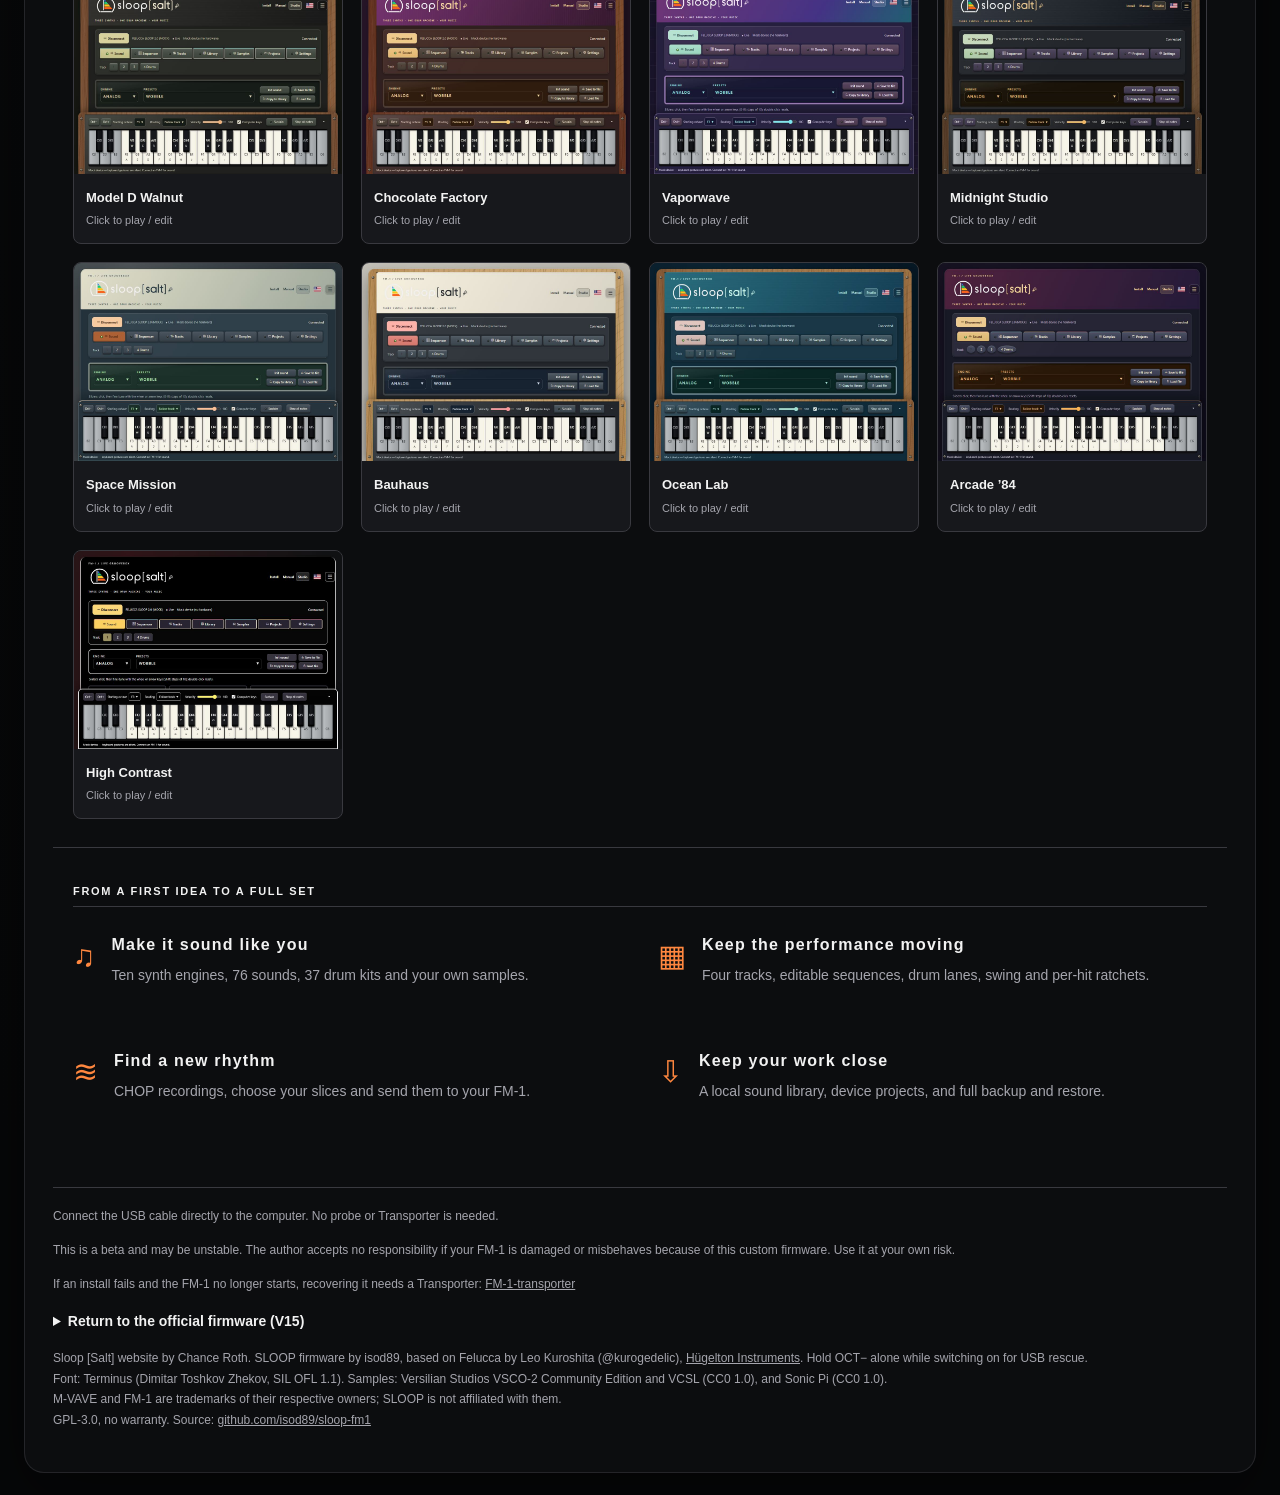
<file: webapp/salt/index.html>
<!doctype html>
<!-- SPDX-License-Identifier: GPL-3.0-only
     Copyright (C) 2026 Leo Kuroshita (@kurogedelic), Hügelton Instruments -->
<html lang="en">
<head>
<meta charset="utf-8">
<meta name="robots" content="noindex,nofollow">
<meta name="viewport" content="width=device-width, initial-scale=1">
<title>SLOOP installer</title>
<style>
  :root { --bg: #000; --fg: #f2f2f2; --dim: #8a8a92; --tile: #16161a; --line: #2a2a30;
          --blue: #287cff; --green: #1ecc70; --yellow: #ffc618; --orange: #ff621a; --red: #ff2c34; }
  :root[data-theme="light"] { --bg: #f4f4f2; --fg: #111; --dim: #666; --tile: #e6e6e2; --line: #d0d0cc; }
  * { box-sizing: border-box; }
  body { margin: 0; background: var(--bg); color: var(--fg);
         font: 15px/1.6 "Helvetica Neue", -apple-system, BlinkMacSystemFont, Arial, sans-serif; }
  main { max-width: 560px; margin: 0 auto; padding: 32px 16px 48px; }
  .top { display: flex; align-items: center; justify-content: space-between; gap: 12px; }
  .logo svg { display: block; width: 220px; height: auto; }
  .logo rect:first-child { fill: transparent; }
  .lang { font-size: 12px; color: var(--dim); cursor: pointer; text-decoration: underline; background: none;
          border: 0; padding: 0; text-transform: lowercase; }
  .strip { display: flex; height: 4px; margin: 20px 0 24px; }
  .strip i { flex: 1; } .strip i:nth-child(1) { background: var(--blue); } .strip i:nth-child(2) { background: var(--green); }
  .strip i:nth-child(3) { background: var(--yellow); } .strip i:nth-child(4) { background: var(--orange); }
  h1 { font-size: 13px; font-weight: 500; letter-spacing: .12em; text-transform: uppercase; color: var(--dim); margin: 0 0 8px; }
  .lead { font-size: 20px; line-height: 1.35; margin: 0 0 24px; }
  .tiles { display: grid; grid-template-columns: repeat(4, 1fr); gap: 6px; margin: 0 0 28px; }
  .tile { background: var(--tile); padding: 10px 10px 12px; border-top: 3px solid var(--c); min-height: 92px; }
  .tile b { display: block; font-size: 22px; font-weight: 600; color: var(--c); line-height: 1.1; }
  .tile span { display: block; font-size: 12px; color: var(--dim); text-transform: lowercase; margin-top: 4px; }
  p { margin: 0 0 14px; }
  button#go { font: 600 15px/1 inherit; font-family: inherit; background: var(--orange); color: #000; border: 0;
              padding: 16px 0; width: 100%; cursor: pointer; letter-spacing: .08em; text-transform: uppercase; }
  button#go:disabled { background: var(--tile); color: var(--dim); cursor: default; }
  #status { margin-top: 14px; min-height: 1.6em; font-variant-numeric: tabular-nums; }
  .small { color: var(--dim); font-size: 12.5px; }
  .small a, a { color: inherit; }
  progress { -webkit-appearance: none; appearance: none; width: 100%; height: 6px; margin-top: 16px; border: 0; background: var(--tile); }
  progress::-webkit-progress-bar { background: var(--tile); }
  progress::-webkit-progress-value { background: var(--orange); }
  progress::-moz-progress-bar { background: var(--orange); }
  pre { color: var(--dim); font-size: 11px; white-space: pre-wrap; margin-top: 12px; max-height: 160px; overflow: auto; }
  hr { border: 0; border-top: 1px solid var(--line); margin: 28px 0 18px; }
  .ed { display: inline-block; margin: 8px 0 0; padding: 10px 14px; background: var(--tile); text-decoration: none; }
  details { margin: 22px 0 0; } summary { cursor: pointer; font-weight: 600; }
  button#stock-go { font: 600 14px/1 inherit; font-family: inherit; background: var(--tile); color: var(--fg); border: 1px solid var(--line);
                    padding: 12px 16px; cursor: pointer; }
  button#stock-go:disabled { color: var(--dim); cursor: default; }
  @media (max-width: 420px) { .tiles { grid-template-columns: repeat(2, 1fr); } .logo svg { width: 170px; } }
</style>
<link rel="stylesheet" href="fonts.css"><link rel="stylesheet" href="skin.css"><link rel="stylesheet" href="interface.css"><link rel="stylesheet" href="sloop.css"><link rel="stylesheet" href="landing.css">
<script src="locales.js"></script><script src="i18n.js"></script><script src="skin.js"></script><script src="site.js"></script>
<link rel="stylesheet" href="analytics.css"><script defer src="analytics.js"></script></head>
<body class="installer-page">
<main>
  <header class="brand-row masthead" id="page-top">
    <div><span class="eyebrow" data-i18n="brand.installerKicker">FM-1 / CUSTOM FIRMWARE</span><h1><a class="brand-home" href="../../"><img class="sloop-logo" src="sloop-logo.svg" width="196" height="82" alt="Sloop"><svg class="salt-lettering" viewBox="0 0 285 260" width="90" height="82" role="img" aria-label="[salt]" fill="none" stroke="currentColor" stroke-width="12" stroke-linecap="round" stroke-linejoin="round">
      <path d="M25 68H12V178H25 M266 68H279V178H266" stroke-width="8"/>
      <path d="M72 130 A14.88 15 0 1 1 85.49 108.66 M72 130 A14.88 15 0 1 1 58.51 151.34"/>
      <circle cx="139" cy="130" r="30"/><path d="M169 104V160 M195 68V160 M231 82V145Q231 160 246 160 M216 105H248"/>
    </svg><span class="salt-mark" aria-hidden="true"></span></a></h1><p class="tagline" data-i18n="brand.tagline">THREE SYNTHS · ONE DRUM MACHINE · YOUR MUSIC</p></div>
    <nav class="site-nav" aria-label="Website" data-i18n-aria-label="nav.website"><a href="#install" aria-current="page" data-i18n="nav.install">Install</a><a href="https://github.com/isod89/sloop-fm1/blob/main/SLOOP.md" data-i18n="nav.manual">Manual</a><a href="../editor/" data-i18n="nav.studio">Studio</a><a href="#themes" data-i18n="nav.themes">Themes</a><a href="#features" data-i18n="nav.features">Features</a></nav><div class="brand-links"><button class="lang" id="lang"></button></div>
  </header><div class="appearance" data-appearance></div>
  
  
  <section class="sloop-hero" id="install">
    <div><p class="eyebrow" data-i18n="landing.kicker">SLOOP 2.4.1 · LIVE GROOVEBOX</p>
      <h2 data-i18n="landing.title">Four tracks. All yours.</h2>
      <p class="lead" data-i18n="landing.lead">Three synths and a drum machine. Play, record and shape your music on the FM-1, with a Studio that feels like an instrument.</p>
      <a class="studio-cta" href="../editor/" data-i18n="landing.open">Open Studio ↗</a>
      <p class="small" data-i18n="landing.connection">Connect your FM-1 for sound. Play with mouse, touch or QWERTY.</p>
      <a class="demo-link" href="../editor/?mock=1" data-i18n="landing.explore">Explore the controls without hardware (silent demo)</a>
    </div>
    <figure class="firmware-preview"><img src="screenshots/live-tracks.png" width="480" height="480" data-i18n-alt="landing.screenAlt" alt="SLOOP firmware showing three synth tracks and drums"><figcaption data-i18n="landing.screenCaption">The SLOOP tracks screen · your instrument, unchanged</figcaption></figure>
  </section>
  <section class="install-section" aria-labelledby="install-title"><h2 id="install-title" data-i18n="landing.install">Install SLOOP 2.4.1</h2>
  <p data-t="intro"></p>
  <p data-t="warn"></p>
  <p><button id="go" disabled data-t="install"></button></p>
  <details id="install-progress"><summary data-i18n="landing.progress">Install progress</summary>
  <progress id="bar" max="100" value="0"></progress>
  <p id="status"></p>
  <pre id="log"></pre>
  <a id="install-studio" class="studio-cta" href="../editor/" hidden data-i18n="landing.edit">Edit in Studio ↗</a>
  <button id="install-retry" type="button" hidden data-i18n="landing.retry">Try again</button>
  </details>
  </section>
  <section id="themes" class="theme-section">
    <a class="studio-cta wide" href="../editor/"><strong data-i18n="landing.open">Open Studio ↗</strong><span data-i18n="landing.studioDescription">Your sounds, sequences, samples and projects — one hands-on workspace.</span></a>
    <h2 data-i18n="landing.themes">A look for every session</h2><p data-i18n="landing.themeHelp">Start with SLOOP’s own colors, or choose one of twelve Salt themes. Every look includes light and dark modes.</p>
    <div class="theme-gallery"><a class="theme-card" href="../editor/?theme=sloop&mode=dark"><img src="screenshots/themes/sloop.jpg" alt="SLOOP Original Studio" width="1000" height="740" loading="lazy"><strong>SLOOP Original</strong><span data-i18n="landing.click">Click to play / edit</span></a>
<a class="theme-card" href="../editor/?theme=stage&mode=dark"><img src="screenshots/themes/stage.jpg" alt="Stage Red Studio" width="1000" height="740" loading="lazy"><strong>Stage Red</strong><span data-i18n="landing.click">Click to play / edit</span></a>
<a class="theme-card" href="../editor/?theme=matrix&mode=dark"><img src="screenshots/themes/matrix.jpg" alt="Matrix Studio" width="1000" height="740" loading="lazy"><strong>Matrix</strong><span data-i18n="landing.click">Click to play / edit</span></a>
<a class="theme-card" href="../editor/?theme=dx&mode=dark"><img src="screenshots/themes/dx.jpg" alt="Vintage DX7 Studio" width="1000" height="740" loading="lazy"><strong>Vintage DX7</strong><span data-i18n="landing.click">Click to play / edit</span></a>
<a class="theme-card" href="../editor/?theme=modeld&mode=dark"><img src="screenshots/themes/modeld.jpg" alt="Model D Walnut Studio" width="1000" height="740" loading="lazy"><strong>Model D Walnut</strong><span data-i18n="landing.click">Click to play / edit</span></a>
<a class="theme-card" href="../editor/?theme=chocolate&mode=dark"><img src="screenshots/themes/chocolate.jpg" alt="Chocolate Factory Studio" width="1000" height="740" loading="lazy"><strong>Chocolate Factory</strong><span data-i18n="landing.click">Click to play / edit</span></a>
<a class="theme-card" href="../editor/?theme=vapor&mode=dark"><img src="screenshots/themes/vapor.jpg" alt="Vaporwave Studio" width="1000" height="740" loading="lazy"><strong>Vaporwave</strong><span data-i18n="landing.click">Click to play / edit</span></a>
<a class="theme-card" href="../editor/?theme=midnight&mode=dark"><img src="screenshots/themes/midnight.jpg" alt="Midnight Studio Studio" width="1000" height="740" loading="lazy"><strong>Midnight Studio</strong><span data-i18n="landing.click">Click to play / edit</span></a>
<a class="theme-card" href="../editor/?theme=space&mode=dark"><img src="screenshots/themes/space.jpg" alt="Space Mission Studio" width="1000" height="740" loading="lazy"><strong>Space Mission</strong><span data-i18n="landing.click">Click to play / edit</span></a>
<a class="theme-card" href="../editor/?theme=bauhaus&mode=dark"><img src="screenshots/themes/bauhaus.jpg" alt="Bauhaus Studio" width="1000" height="740" loading="lazy"><strong>Bauhaus</strong><span data-i18n="landing.click">Click to play / edit</span></a>
<a class="theme-card" href="../editor/?theme=ocean&mode=dark"><img src="screenshots/themes/ocean.jpg" alt="Ocean Lab Studio" width="1000" height="740" loading="lazy"><strong>Ocean Lab</strong><span data-i18n="landing.click">Click to play / edit</span></a>
<a class="theme-card" href="../editor/?theme=arcade&mode=dark"><img src="screenshots/themes/arcade.jpg" alt="Arcade ’84 Studio" width="1000" height="740" loading="lazy"><strong>Arcade ’84</strong><span data-i18n="landing.click">Click to play / edit</span></a>
<a class="theme-card" href="../editor/?theme=hicon&mode=dark"><img src="screenshots/themes/hicon.jpg" alt="High Contrast Studio" width="1000" height="740" loading="lazy"><strong>High Contrast</strong><span data-i18n="landing.click">Click to play / edit</span></a>
</div></section>
  <section id="features" class="feature-section"><h2 data-i18n="landing.features">From a first idea to a full set</h2><div class="feature-grid">
   <article><span aria-hidden="true">♫</span><div><h3 data-i18n="landing.soundsTitle">Make it sound like you</h3><p data-i18n="landing.sounds">Ten synth engines, 76 sounds, 37 drum kits and your own samples.</p></div></article>
   <article><span aria-hidden="true">▦</span><div><h3 data-i18n="landing.seqTitle">Keep the performance moving</h3><p data-i18n="landing.seq">Four tracks, editable sequences, drum lanes, swing and per-hit ratchets.</p></div></article>
   <article><span aria-hidden="true">≋</span><div><h3 data-i18n="landing.chopTitle">Find a new rhythm</h3><p data-i18n="landing.chop">CHOP recordings, choose your slices and send them to your FM-1.</p></div></article>
   <article><span aria-hidden="true">⇩</span><div><h3 data-i18n="landing.saveTitle">Keep your work close</h3><p data-i18n="landing.save">A local sound library, device projects, and full backup and restore.</p></div></article>
  </div></section>
  <hr>
  <p class="small" data-t="direct"></p>
  <p class="small" data-t="beta"></p>
  <p class="small"><span data-t="brick"></span>
    <a href="https://github.com/kurogedelic/FM-1-transporter" target="_blank" rel="noopener">FM-1-transporter</a></p>
  <details>
    <summary data-t="stockTitle"></summary>
    <p class="small" data-t="stockHelp"></p>
    <p class="small"><a href="https://www.m-vave.com/download" target="_blank" rel="noopener">www.m-vave.com/download</a></p>
    <p class="small" data-t="stockBackup"></p>
    <p><a class="ed" href="../editor/" data-t="stockEditor"></a></p>
    <p class="small"><label><input id="stock-saved" type="checkbox"> <span data-t="stockSaved"></span></label></p>
    <p class="small"><label><span data-t="stockFile"></span><br><input id="stock-file" type="file" accept=".fwsc"></label></p>
    <p><button id="stock-go" disabled data-t="stockGo"></button></p>
    <p class="small" data-t="back"></p>
  </details>
  <p class="small">Sloop [Salt] website by Chance Roth. SLOOP firmware by isod89, based on Felucca by Leo Kuroshita (@kurogedelic), <a href="https://hugelton.com" target="_blank" rel="noopener">Hügelton Instruments</a>.
    Hold OCT− alone while switching on for USB rescue.<br>
    Font: Terminus (Dimitar Toshkov Zhekov, SIL OFL 1.1). Samples: Versilian Studios VSCO-2 Community Edition and VCSL (CC0 1.0), and Sonic Pi (CC0 1.0).<br>
    M-VAVE and FM-1 are trademarks of their respective owners; SLOOP is not affiliated with them.<br>
    <span data-t="license"></span> <a href="https://github.com/isod89/sloop-fm1" target="_blank" rel="noopener">github.com/isod89/sloop-fm1</a></p>
</main><button id="back-to-top" class="back-to-top" type="button" hidden aria-label="Back to top" data-i18n-aria-label="nav.backToTop">↑</button>
<script type="module">
// SPDX-License-Identifier: GPL-3.0-only
// Copyright (C) 2026 Leo Kuroshita (@kurogedelic), Hügelton Instruments
//
// FM-1 .fwsc packages in the browser: the package identity and the image the
// device reads during an update.

const BLOCKS = 20, BLK = 0x30, KEEP = 0x2F;

// the package identity ("FM-1_904"): one marker byte after each of the first 20 blocks
function productOf(fwsc) {
  if (fwsc.length < BLOCKS * BLK) throw new Error("not an FM-1 package (too short)");
  let s = "";
  for (let i = 0; i < BLOCKS; i++) {
    const m = fwsc[i * BLK + KEEP];
    if (m !== 0x7D) s += String.fromCharCode((m - i - 1) & 0xFF);
  }
  return s;
}

// the image the device addresses during an update: the .fwsc without the 20 marker bytes
function logicalImage(fwsc) {
  const out = new Uint8Array(fwsc.length - BLOCKS);
  for (let i = 0; i < BLOCKS; i++) out.set(fwsc.subarray(i * BLK, i * BLK + KEEP), i * KEEP);
  out.set(fwsc.subarray(BLOCKS * BLK), BLOCKS * KEEP);
  return out;
}

// The official FM-1 V15 (M-VAVE Downloads -> PC Firmware -> FM-1 V15, FM-1.fwsc), for the return to the
// official firmware: only that exact file is accepted (its SHA-256 pins every byte: the loader, the app, the
// layout; the name of the file proves nothing). The digest is the one Felucca 1.0 pins.
const STOCK_V15_SHA256 = "db1642b2b6fa5c2cccb11ffd13878068bb28601678d3644049f99dc40e7edb8a";
const STOCK_V15_SIZE = 699956;
const STOCK_V15_PRODUCT = "FM-1_015";

async function sha256hex(bytes) {
  const d = await crypto.subtle.digest("SHA-256", bytes);
  return [...new Uint8Array(d)].map((x) => x.toString(16).padStart(2, "0")).join("");
}

async function validateStockPackage(bytes) {
  if (bytes.length !== STOCK_V15_SIZE || await sha256hex(bytes) !== STOCK_V15_SHA256 || productOf(bytes) !== STOCK_V15_PRODUCT)
    throw new Error("select the unmodified official FM-1 V15 file (FM-1.fwsc)");
  return { product: STOCK_V15_PRODUCT, image: logicalImage(bytes) };
}

// SPDX-License-Identifier: GPL-3.0-only
// Copyright (C) 2026 Leo Kuroshita (@kurogedelic), Hügelton Instruments
//
// The FM-1 USB-MIDI update protocol (M-UPGRADE compatible) over WebMIDI.
// Step 1: the running firmware reads parts of the package and stages the update
// loader. Step 2: the loader reads the whole image and writes it. In both steps
// the device sends cmd 0x30 read requests on the logical image and we answer.

const HS_QUERY = [0xF0, 0x00, 0x32, 0x45, 0x00, 0x00, 0x00, 0x40, 0x7F, 0xF7];
const UPGRADE = [0xF0, 0x22, 0x24, 0x35, 0x7F, 0xF7];
const MAXDATA = 512;
const sleep = (ms) => new Promise((r) => setTimeout(r, ms));
const IS_OTA = (id) => /^ota-/i.test(id.model);
// the update loader of SLOOP / Felucca packages ("ota-FM-1_9XX"). A device left in the update mode of another
// firmware (the stock updater's loader) is never written: its loader may lay the image out differently.
const OUR_LOADER = (id) => /^ota-FM-1_9\d\d$/i.test(id.text);

// errors carry a code the pages translate: notfound, model, stopped, noloader, lost, noreturn,
// mismatch (detail: the identity the device reports), badreq, foreign (detail: the loader's identity)
function fail(code, msg, detail = "") { const e = new Error(msg); e.code = code; e.detail = detail; return e; }

function pack7(data) {
  const out = []; let acc = 0, nb = 0;
  for (const b of data) {
    acc |= b << nb; nb += 8;
    while (nb >= 7) { out.push(acc & 0x7F); acc >>>= 7; nb -= 7; }
  }
  if (nb) out.push(acc & 0x7F);
  return out;
}

function unpack7(s) {
  const out = []; let acc = 0, nb = 0;
  for (const b of s) {
    acc |= (b & 0x7F) << nb; nb += 7;
    while (nb >= 8) { out.push(acc & 0xFF); acc >>>= 8; nb -= 8; }
  }
  return out;
}

function response(addr, data, fl = 0) {
  const len = data.length;
  const body = [0x00, 0x59, 0x30, (len + 8) & 0xFF, ((len + 8) >> 8) & 0xFF, 0, fl,
    addr & 0xFF, (addr >>> 8) & 0xFF, (addr >>> 16) & 0xFF, (addr >>> 24) & 0xFF,
    len & 0xFF, (len >> 8) & 0xFF, 0, ...data];
  let s = 0;
  for (let i = 6; i < body.length; i++) s += body[i];
  body.push(~s & 0xFF);
  return [0xF0, ...pack7(body), 0xF7];
}

function parseRequest(pkt) {
  if (pkt[0] !== 0xF0 || pkt[pkt.length - 1] !== 0xF7) return null;
  const u = unpack7(pkt.slice(1, -1));
  if (u.length !== 15 || u[0] !== 0 || u[1] !== 0x59 || u[2] !== 0x30) return null;
  let s = 0;
  for (let i = 6; i < 14; i++) s += u[i];
  if ((~s & 0xFF) !== u[14]) return null;
  return { fl: u[6], addr: (u[7] | (u[8] << 8) | (u[9] << 16) | (u[10] << 24)) >>> 0, len: u[11] | (u[12] << 8) | (u[13] << 16) };
}

function parseIdentity(pkt) {
  const d = unpack7(pkt.slice(1, -1));
  if (d.length !== 34 || d[0] !== 0 || d[1] !== 0x59 || d[2] !== 0x11) return null;
  const txt = String.fromCharCode(...d.slice(6, 33)).replace(/\0+$/, "");
  const m = /^([^_]+)_(\d+)$/.exec(txt);
  return m ? { text: txt, model: m[1], version: parseInt(m[2], 10) } : null;
}

// one MIDI in/out pair with a SysEx queue
class Link {
  constructor(input, output) {
    this.input = input; this.output = output; this.q = []; this.waiter = null;
    input.onmidimessage = (ev) => {
      if (ev.data[0] !== 0xF0) return;
      this.q.push(Array.from(ev.data));
      if (this.waiter) { const w = this.waiter; this.waiter = null; w(); }
    };
  }
  get lost() { return this.input.state === "disconnected" || this.output.state === "disconnected"; }
  // false when the port is gone (unplugged): WebMIDI throws on a disconnected output
  send(bytes) {
    try { this.output.send(bytes); return true; } catch (_) { return false; }
  }
  drain() { this.q.length = 0; }
  async read(ms) {
    if (!this.q.length) {
      let tm;
      await Promise.race([new Promise((r) => { this.waiter = r; }), new Promise((r) => { tm = setTimeout(r, ms); })]);
      clearTimeout(tm);
      this.waiter = null;
    }
    return this.q.shift() || null;
  }
  close() { this.input.onmidimessage = null; }
}

async function handshake(link, tries = 3) {
  link.drain();
  for (let t = 0; t < tries; t++) {
    if (!link.send(HS_QUERY)) return null;
    const end = Date.now() + 1000;
    while (Date.now() < end) {
      const p = await link.read(end - Date.now());
      if (!p) break;
      const id = parseIdentity(p);
      if (id) return id;
    }
  }
  return null;
}

class Updater {
  constructor(access, log) {
    this.access = access;
    this.log = log || (() => {});
  }

  // every in/out pair with the same port name that answers the handshake
  async find(filter) {
    const outs = [...this.access.outputs.values()];
    for (const input of this.access.inputs.values()) {
      if (input.state === "disconnected") continue;
      if (!/fm-1|felucca|ota|composite|sinco|usb-midi/i.test(input.name || "")) continue;   // never probe other gear
      const output = outs.find((o) => o.name === input.name) || (outs.length === 1 ? outs[0] : null);
      if (!output) continue;
      try { await input.open(); await output.open(); } catch (_) { continue; }
      const link = new Link(input, output);
      const id = await handshake(link, 2);
      if (id && (!filter || filter(id))) return { link, id, name: input.name };
      link.close();
    }
    return null;
  }

  async waitFor(filter, ms) {
    const end = Date.now() + ms;
    while (Date.now() < end) {
      const dev = await this.find(filter);
      if (dev) return dev;
      await sleep(1000);
    }
    return null;
  }

  // serve read requests until the device asks for one of the finish addresses; stops early
  // when the port disappears (lost: true) instead of waiting out idleMs
  async serve(link, image, finishAddr, idleMs, onProgress) {
    let served = 0, last = Date.now();
    for (;;) {
      const pkt = await link.read(1000);
      if (!pkt) {
        if (link.lost) return { served, finished: false, lost: true };
        if (Date.now() - last > idleMs) return { served, finished: false };
        continue;
      }
      const r = parseRequest(pkt);
      if (!r) continue;
      last = Date.now();
      if (r.addr === 0xE0000000 || r.addr === 0xF0000000) {
        link.send(response(r.addr, [...new TextEncoder().encode("success"), 0]));
        if (r.addr === finishAddr) return { served, finished: true };
        continue;
      }
      if (r.len > MAXDATA || r.addr + r.len > image.length) throw fail("badreq", `bad request ${r.addr.toString(16)}+${r.len}`);
      await sleep(10);
      if (!link.send(response(r.addr, Array.from(image.subarray(r.addr, r.addr + r.len)), r.fl))) {
        return { served, finished: false, lost: true };
      }
      served++;
      if (onProgress) onProgress(served, r.addr);
    }
  }

  // full install: running firmware -> loader -> new firmware
  async install(image, product, onStep) {
    const step = onStep || (() => {});
    const dev = await this.find((id) => !IS_OTA(id));
    if (!dev) throw fail("notfound", "FM-1 not found (USB cable, and no other app using it?)");
    const [model] = product.split("_");
    if (dev.id.model !== model) { dev.link.close(); throw fail("model", `the device is ${dev.id.text}, the package is for ${product}`); }
    step("start", dev.id.text);
    dev.link.send(UPGRADE);
    await sleep(2000);
    const s1 = await this.serve(dev.link, image, 0xE0000000, 8000, (n) => step("verify", n));
    dev.link.close();
    if (!s1.finished) throw fail(s1.lost ? "lost" : "stopped", `the device ${s1.lost ? "was disconnected" : "stopped"} after ${s1.served} requests: nothing was written`);
    step("loader");
    await sleep(3000);
    const ota = await this.waitFor(IS_OTA, 30000);
    if (!ota) throw fail("noloader", "the update loader did not appear. Replug the USB cable and press Install again: the device stays in update mode until it is finished.");
    const s2 = await this.write(ota, image, step);
    if (!s2.finished) throw fail(s2.lost ? "lost" : "stopped", `the loader ${s2.lost ? "was disconnected" : "stopped"} after ${s2.served} requests. Replug and press Install again to resume.`);
    step("reboot");
    await sleep(3000);
    const back = await this.waitFor((id) => !IS_OTA(id), 40000);
    if (!back) throw fail("noreturn", "the device did not come back: power-cycle it");
    back.link.close();
    if (back.id.text !== product) throw fail("mismatch", `installed, but the device reports ${back.id.text}`, back.id.text);
    step("done", back.id.text);
    return back.id.text;
  }

  // step 2 with the loader found by find()/waitFor()
  async write(ota, image, step) {
    ota.link.send(UPGRADE);
    await sleep(2000);
    const s2 = await this.serve(ota.link, image, 0xF0000000, 180000, (n) => step("write", n));
    ota.link.close();
    return s2;
  }

  // resume: the device is already in update mode (loader) -> true when the write finished. Only SLOOP's
  // own loader is resumed, except for the return to the official firmware (opts.product: the official
  // package, its identity checked once the FM-1 is back, after Felucca 1.0): that one is the official
  // loader's own image, as M-UPGRADE would write it
  async resume(image, onStep, opts = {}) {
    const ota = await this.find(IS_OTA);
    if (!ota) return false;
    if (!OUR_LOADER(ota.id) && !opts.product) {
      ota.link.close();
      throw fail("foreign", `the FM-1 is in the update mode of another firmware (${ota.id.text}): finish that update with its own updater`, ota.id.text);
    }
    const step = onStep || (() => {});
    if (!(await this.write(ota, image, step)).finished) return false;
    if (opts.product) {
      step("reboot");
      await sleep(3000);
      const back = await this.waitFor((id) => !IS_OTA(id), 40000);
      if (!back) throw fail("noreturn", "the FM-1 did not come back after the write: power-cycle it");
      back.link.close();
      if (back.id.text !== opts.product) throw fail("mismatch", `written, but the FM-1 reports ${back.id.text}`, back.id.text);
      step("done", back.id.text);
    }
    return true;
  }
}

const $ = (id) => document.getElementById(id);
const TEXT = {
  ja: {
    intro: "FM-1 を USB で接続してください。（Chrome か Edge で使えます）",
    warn: "書き込み中は USB を抜かないでください。",
    install: "インストール", other: "English",
    editor: "エディタ（インストール後、パソコンから音色やシーケンスを編集）",
    direct: "USB ケーブルはパソコンに直接つないでください。Probe や Transporter などの機材は不要です。",
    brick: "万一インストールに失敗して起動しなくなった場合は、復旧に Transporter が必要です:",
    beta: "これはベータ版で、不安定な場合があります。このカスタムファームウェアを使ったことで FM-1 が壊れたり不具合が起きたりしても、作者は一切の責任を負いません。自己責任でお使いください。",
    back: "公式ファームウェアに戻すには、M-VAVE 公式のアップデーター M-UPGRADE（Downloads → PC Software → M-UPGRADE）と公式ファームウェア（PC Firmware → FM-1 V15）が必要です。",
    nomidi: "このブラウザでは使えません。Chrome か Edge で開いてください。", loadfail: "読み込めませんでした: ",
    start: "開始します", verify: "確認中", loader: "書き込みモードに切り替え中", write: "書き込み中",
    reboot: "再起動中", done: "完了しました", stopped: "途中で止まりました。USB を挿し直してもう一度押してください。",
    error: "エラー: ",
    denied: "MIDI（SysEx）の使用が許可されませんでした。アドレスバーのサイト設定で MIDI を許可して、もう一度押してください。",
    notfound: "FM-1 が見つかりません。USB ケーブル（データ通信用か）を確かめ、MIDI を使う他のアプリを閉じてから、もう一度押してください。",
    model: "接続されている機器は FM-1 ではありません。",
    lost: "USB の接続が切れました。挿し直してもう一度押してください。",
    noloader: "書き込みモードの FM-1 が見つかりません。USB を挿し直してもう一度押してください（終わるまで書き込みモードのままです）。",
    noreturn: "FM-1 が戻ってきません。電源を入れ直してください。",
    mismatch: "書き込みは終わりましたが、FM-1 が別のバージョンを報告しています: ",
    foreign: "FM-1 は別のファームウェアの書き込みモードです。そのアップデーター（M-UPGRADE）で書き込みを終えてから、もう一度インストールしてください: ",
    badpkg: "インストールするファイルが壊れています。ページを再読み込みしてください。",
    leave: "書き込み中です。ページを閉じないでください。",
    license: "GPL-3.0、無保証。ソース:",
    stockTitle: "公式ファームウェア（V15）に戻す",
    stockHelp: "M-VAVE のサイトから公式の FM-1 V15 をダウンロードし、中の FM-1.fwsc（変更していないもの）を選んでください。ファイルはこのブラウザの中で確認され、どこにも送られません。",
    stockBackup: "公式ファームウェアは SLOOP の曲・プロジェクト・サンプルを開けません。先にエディタでバックアップを保存してください（Projects → Backup）。SLOOP を入れ直せば、エディタから復元できます。",
    stockEditor: "エディタを開いてバックアップする", stockSaved: "バックアップをパソコンに保存しました",
    stockFile: "公式の FM-1.fwsc", stockGo: "公式 V15 をインストール",
    stockValid: "公式 V15 を確認しました", stockBad: "公式 V15 ではありません: ",
    stockConfirm: "FM-1 に公式 V15 をインストールします。SLOOP の曲は公式ファームウェアでは開けません。バックアップは保存しましたか？",
    stockFinish: "FM-1 は SLOOP の書き込みモードです。先に「インストール」で SLOOP の書き込みを終えてから、公式 V15 に戻してください。",
    back: "M-VAVE のアップデーター M-UPGRADE（Downloads → PC Software）でも戻せます。FM-1 が見つからない場合は、MIDI を使う他のアプリとブラウザのタブを閉じてください。",
  },
  en: {
    intro: "Connect the FM-1 by USB. (Works in Chrome or Edge.)",
    warn: "Do not unplug the USB cable while writing.",
    install: "Install", other: "日本語",
    editor: "Editor (after installing: edit sounds and sequences from the computer)",
    direct: "Connect the USB cable directly to the computer. No probe or Transporter is needed.",
    brick: "If an install fails and the FM-1 no longer starts, recovering it needs a Transporter:",
    beta: "This is a beta and may be unstable. The author accepts no responsibility if your FM-1 is damaged or misbehaves because of this custom firmware. Use it at your own risk.",
    back: "To go back to the official firmware you need M-VAVE's official updater, M-UPGRADE (Downloads → PC Software → M-UPGRADE), and the official firmware (PC Firmware → FM-1 V15).",
    nomidi: "This browser cannot do it. Open the page in Chrome or Edge.", loadfail: "Could not load: ",
    start: "Starting", verify: "Verifying", loader: "Switching to update mode", write: "Writing",
    reboot: "Restarting", done: "Done", stopped: "Stopped. Replug the USB cable and press Install again.",
    error: "Error: ",
    denied: "MIDI (SysEx) access was not allowed. Allow MIDI in the site settings (address bar) and press Install again.",
    notfound: "FM-1 not found. Check the USB cable (a data cable), close other apps that use MIDI, and press Install again.",
    model: "The connected device is not an FM-1.",
    lost: "The USB connection was lost. Replug it and press Install again.",
    noloader: "The FM-1 in update mode was not found. Replug the USB cable and press Install again (it stays in update mode until it is finished).",
    noreturn: "The FM-1 did not come back. Power-cycle it.",
    mismatch: "Written, but the FM-1 reports another version: ",
    foreign: "The FM-1 is in the update mode of another firmware. Finish that update with its own updater (M-UPGRADE), then press Install again: ",
    badpkg: "The file to install is damaged. Reload the page.",
    leave: "Writing. Do not close the page.",
    license: "GPL-3.0, no warranty. Source:",
    stockTitle: "Return to the official firmware (V15)",
    stockHelp: "Download the official FM-1 V15 from M-VAVE and select the FM-1.fwsc inside it, unmodified. The file is checked in this browser; it is not sent anywhere.",
    stockBackup: "The official firmware cannot open SLOOP's music, projects or samples. Save a backup with the editor first (Projects → Backup); reinstall SLOOP and restore it from the editor whenever you want them back.",
    stockEditor: "Open the editor to back up", stockSaved: "I saved a backup on this computer",
    stockFile: "The official FM-1.fwsc", stockGo: "Install the official V15",
    stockValid: "Official V15 verified", stockBad: "Not the official V15: ",
    stockConfirm: "Install the official V15 on the FM-1? The official firmware cannot open SLOOP's music. Did you save a backup?",
    stockFinish: "The FM-1 is in SLOOP's update mode. Press Install to finish the SLOOP update first, then return to the official V15.",
    back: "M-VAVE's own updater, M-UPGRADE (Downloads → PC Software), works too. If it does not find the FM-1, close every other app and browser tab that uses MIDI.",
  },
};
let lang = window.SloopI18n.language;
const t = (k) => TEXT[lang][k];
let lastKey = null, lastArg = "";
function applyLang() {
  document.documentElement.lang = lang;
  document.querySelectorAll("[data-t]").forEach((e) => { e.textContent = t(e.dataset.t); });

  if (lastKey) $("status").textContent = t(lastKey) + lastArg;
}
window.SloopI18n.onChange(value => {lang=value;applyLang();});
applyLang();
const sayK = (k, arg = "") => { lastKey = k; lastArg = arg; $("status").textContent = t(k) + arg; window.SloopInstallUI?.result(k); };
const say = (txt) => { lastKey = null; $("status").textContent = txt; };
const log = (t) => { $("log").textContent += t + "\n"; };
let image = null;
const meta = {"version": "2.4.1", "product": "FM-1_900", "pkg": "../../firmware/sloop-2.4.1.fwsc", "sha256": "98ccc614d67a6fe48ee180368d5586b64f071f3c196224bfff3daef1631fb005"};

let writing = false, stock = null;
const lockAll = (on) => {
  writing = on;
  $("go").disabled = on || !image;
  $("stock-go").disabled = on || !stock || !$("stock-saved").checked;
  $("stock-file").disabled = on;
};
window.addEventListener("beforeunload", (e) => { if (writing) { e.preventDefault(); e.returnValue = t("leave"); } });

(async () => {
  if (!navigator.requestMIDIAccess) { sayK("nomidi"); return; }
  try {
    const r = await fetch(meta.pkg);
    if (!r.ok) throw new Error(`${meta.pkg}: HTTP ${r.status}`);
    const pkg = new Uint8Array(await r.arrayBuffer());
    if (productOf(pkg) !== meta.product) { sayK("badpkg"); return; }
    if (meta.sha256 && self.crypto && crypto.subtle) {   /* a damaged download is never offered (the loader checks its CRC too) */
      const h = [...new Uint8Array(await crypto.subtle.digest("SHA-256", pkg))].map((b) => b.toString(16).padStart(2, "0")).join("");
      if (h !== meta.sha256) { sayK("badpkg"); log(`sha256 ${h}, expected ${meta.sha256}`); return; }
    }
    image = logicalImage(pkg);
    say(`SLOOP ${meta.version}`);
    lockAll(writing);
  } catch (e) { sayK("loadfail", e.message); }
})();

const total = 74 + 1179;                           /* reads: step 1, step 2 (head + app area, SLOOP 2.0 loader) */
const step = (k, a) => {
  log(`${k} ${a ?? ""}`);
  if (k === "start") sayK("start");
  if (k === "verify") { sayK("verify"); $("bar").value = Math.min(100, (a / total) * 100); }
  if (k === "loader") sayK("loader");
  if (k === "write") { sayK("write"); $("bar").value = Math.min(100, ((74 + a) / total) * 100); }
  if (k === "reboot") sayK("reboot");
  if (k === "done") { $("bar").value = 100; sayK("done"); }
};
const failed = (e) => {
  if (e && e.code && TEXT[lang][e.code]) sayK(e.code, e.detail || "");
  else sayK("error", e && e.message);
  log(String(e && e.stack || e));
  window.SloopInstallUI?.result("error");
};

$("go").addEventListener("click", async () => {
  if (writing) return;
  lockAll(true);
  let midi;
  try { midi = await navigator.requestMIDIAccess({ sysex: true }); }
  catch (e) { sayK("denied"); lockAll(false); return; }
  try {
    const up = new Updater(midi, log);
    const ota = await up.find((id) => /^ota-/i.test(id.model));
    if (ota) {
      ota.link.close();
      sayK((await up.resume(image, step)) ? "done" : "stopped");
    } else {
      await up.install(image, meta.product, step);
    }
  } catch (e) { failed(e); }
  lockAll(false);
});

/* back to the official V15 (after Felucca 1.0): only the exact official file, a backup first (the editor),
   through the same update path as M-UPGRADE; a device left in the official updater's mode is finished */
$("stock-saved").addEventListener("change", () => lockAll(writing));
$("stock-file").addEventListener("change", async () => {
  const f = $("stock-file").files[0];
  stock = null;
  lockAll(writing);
  if (!f) return;
  try { stock = await validateStockPackage(new Uint8Array(await f.arrayBuffer())); sayK("stockValid"); }
  catch (e) { sayK("stockBad", e.message); }
  lockAll(writing);
});
$("stock-go").addEventListener("click", async () => {
  if (writing || !stock || !$("stock-saved").checked || !confirm(t("stockConfirm"))) return;
  lockAll(true);
  let midi;
  try { midi = await navigator.requestMIDIAccess({ sysex: true }); }
  catch (e) { sayK("denied"); lockAll(false); return; }
  try {
    const up = new Updater(midi, log);
    const ota = await up.find((id) => /^ota-/i.test(id.model));
    if (ota) {
      ota.link.close();
      if (OUR_LOADER(ota.id)) sayK("stockFinish");    /* SLOOP's loader: finish SLOOP first (Install) */
      else sayK((await up.resume(stock.image, step, { product: stock.product })) ? "done" : "stopped");
    } else {
      await up.install(stock.image, stock.product, step);
    }
  } catch (e) { failed(e); }
  lockAll(false);
});
</script>
</body>
</html>
</file>
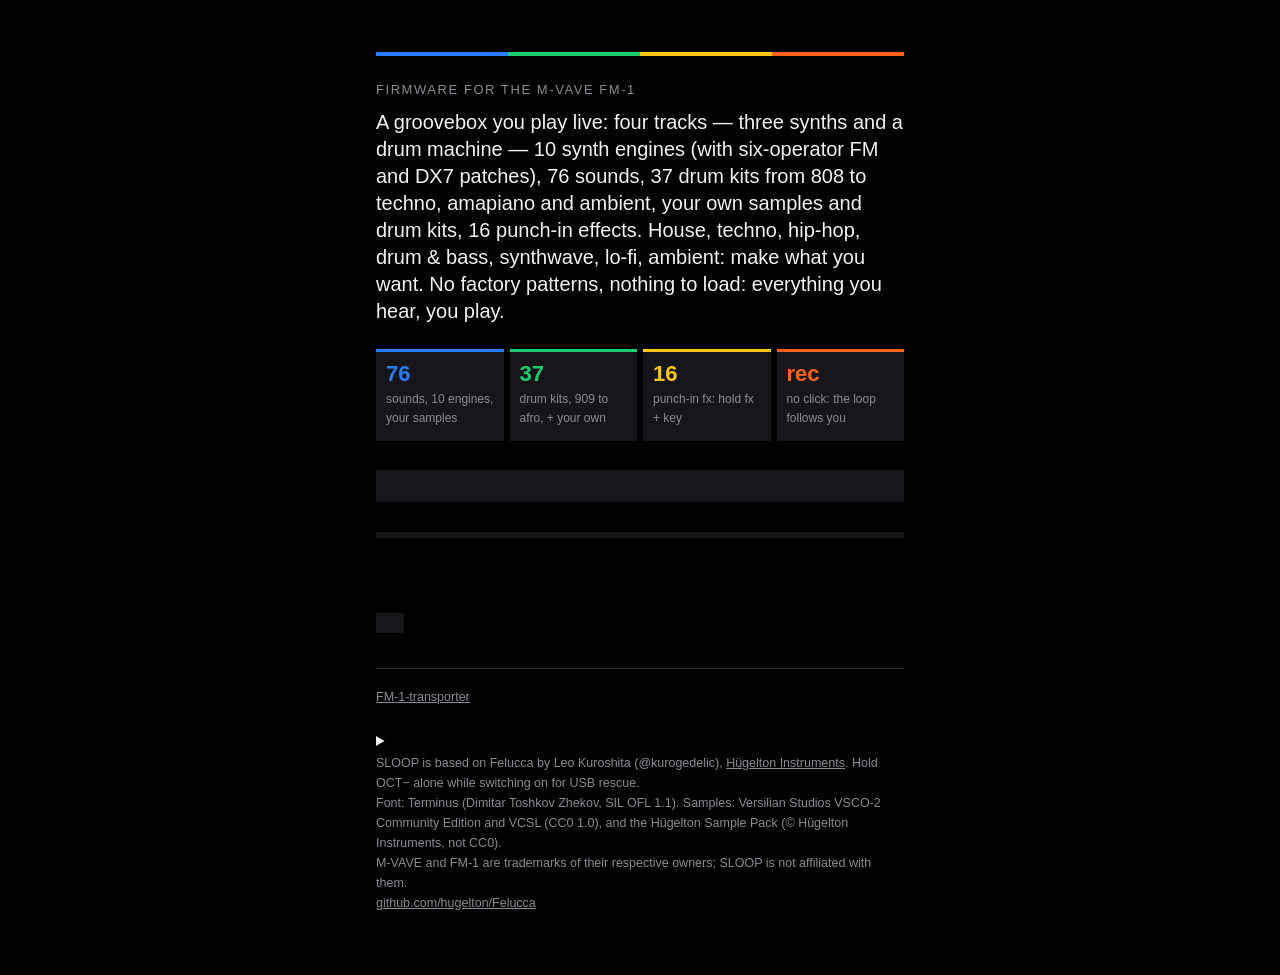
<file: web/index_pkg.html>
<!doctype html>
<!-- SPDX-License-Identifier: GPL-3.0-only
     Copyright (C) 2026 Leo Kuroshita (@kurogedelic), Hügelton Instruments -->
<html lang="en">
<head>
<meta charset="utf-8">
<meta name="viewport" content="width=device-width, initial-scale=1">
<title>SLOOP installer</title>
<style>
  :root { --bg: #000; --fg: #f2f2f2; --dim: #8a8a92; --tile: #16161a; --line: #2a2a30;
          --blue: #287cff; --green: #1ecc70; --yellow: #ffc618; --orange: #ff621a; --red: #ff2c34; }
  :root[data-theme="light"] { --bg: #f4f4f2; --fg: #111; --dim: #666; --tile: #e6e6e2; --line: #d0d0cc; }
  * { box-sizing: border-box; }
  body { margin: 0; background: var(--bg); color: var(--fg);
         font: 15px/1.6 "Helvetica Neue", -apple-system, BlinkMacSystemFont, Arial, sans-serif; }
  main { max-width: 560px; margin: 0 auto; padding: 32px 16px 48px; }
  .top { display: flex; align-items: center; justify-content: space-between; gap: 12px; }
  .logo svg { display: block; width: 220px; height: auto; }
  .logo rect:first-child { fill: transparent; }
  .lang { font-size: 12px; color: var(--dim); cursor: pointer; text-decoration: underline; background: none;
          border: 0; padding: 0; text-transform: lowercase; }
  .strip { display: flex; height: 4px; margin: 20px 0 24px; }
  .strip i { flex: 1; } .strip i:nth-child(1) { background: var(--blue); } .strip i:nth-child(2) { background: var(--green); }
  .strip i:nth-child(3) { background: var(--yellow); } .strip i:nth-child(4) { background: var(--orange); }
  h1 { font-size: 13px; font-weight: 500; letter-spacing: .12em; text-transform: uppercase; color: var(--dim); margin: 0 0 8px; }
  .lead { font-size: 20px; line-height: 1.35; margin: 0 0 24px; }
  .tiles { display: grid; grid-template-columns: repeat(4, 1fr); gap: 6px; margin: 0 0 28px; }
  .tile { background: var(--tile); padding: 10px 10px 12px; border-top: 3px solid var(--c); min-height: 92px; }
  .tile b { display: block; font-size: 22px; font-weight: 600; color: var(--c); line-height: 1.1; }
  .tile span { display: block; font-size: 12px; color: var(--dim); text-transform: lowercase; margin-top: 4px; }
  p { margin: 0 0 14px; }
  button#go { font: 600 15px/1 inherit; font-family: inherit; background: var(--orange); color: #000; border: 0;
              padding: 16px 0; width: 100%; cursor: pointer; letter-spacing: .08em; text-transform: uppercase; }
  button#go:disabled { background: var(--tile); color: var(--dim); cursor: default; }
  #status { margin-top: 14px; min-height: 1.6em; font-variant-numeric: tabular-nums; }
  .small { color: var(--dim); font-size: 12.5px; }
  .small a, a { color: inherit; }
  progress { -webkit-appearance: none; appearance: none; width: 100%; height: 6px; margin-top: 16px; border: 0; background: var(--tile); }
  progress::-webkit-progress-bar { background: var(--tile); }
  progress::-webkit-progress-value { background: var(--orange); }
  progress::-moz-progress-bar { background: var(--orange); }
  pre { color: var(--dim); font-size: 11px; white-space: pre-wrap; margin-top: 12px; max-height: 160px; overflow: auto; }
  hr { border: 0; border-top: 1px solid var(--line); margin: 28px 0 18px; }
  .ed { display: inline-block; margin: 8px 0 0; padding: 10px 14px; background: var(--tile); text-decoration: none; }
  details { margin: 22px 0 0; } summary { cursor: pointer; font-weight: 600; }
  button#stock-go { font: 600 14px/1 inherit; font-family: inherit; background: var(--tile); color: var(--fg); border: 1px solid var(--line);
                    padding: 12px 16px; cursor: pointer; }
  button#stock-go:disabled { color: var(--dim); cursor: default; }
  @media (max-width: 420px) { .tiles { grid-template-columns: repeat(2, 1fr); } .logo svg { width: 170px; } }
</style>
</head>
<body>
<main>
  <div class="top"><div class="logo"><!--LOGO--></div><button class="lang" id="lang"></button></div>
  <div class="strip"><i></i><i></i><i></i><i></i></div>
  <!--STUDIO_GUIDE-->
  <!--BANNER-->
  <h1>Firmware for the M-VAVE FM-1</h1>
  <p class="lead">A groovebox you play live: four tracks — three synths and a drum machine — 10 synth engines (with six-operator FM and DX7 patches), 76 sounds, 37 drum kits from 808 to techno, amapiano and ambient, your own samples and drum kits, 16 punch-in effects. House, techno, hip-hop, drum &amp; bass, synthwave, lo-fi, ambient: make what you want. No factory patterns, nothing to load: everything you hear, you play.</p>
  <div class="tiles">
    <div class="tile" style="--c: var(--blue)"><b>76</b><span>sounds, 10 engines, your samples</span></div>
    <div class="tile" style="--c: var(--green)"><b>37</b><span>drum kits, 909 to afro, + your own</span></div>
    <div class="tile" style="--c: var(--yellow)"><b>16</b><span>punch-in fx: hold fx + key</span></div>
    <div class="tile" style="--c: var(--orange)"><b>rec</b><span>no click: the loop follows you</span></div>
  </div>
  <p data-t="intro"></p>
  <p data-t="warn"></p>
  <p><button id="go" disabled data-t="install"></button></p>
  <progress id="bar" max="100" value="0"></progress>
  <p id="status"></p>
  <pre id="log"></pre>
  <a class="ed" href="../editor/" data-t="editor"></a>
  <hr>
  <p class="small" data-t="direct"></p>
  <p class="small" data-t="beta"></p>
  <p class="small"><span data-t="brick"></span>
    <a href="https://github.com/kurogedelic/FM-1-transporter" target="_blank" rel="noopener">FM-1-transporter</a></p>
  <details>
    <summary data-t="stockTitle"></summary>
    <p class="small" data-t="stockHelp"></p>
    <p class="small"><a href="https://www.m-vave.com/download" target="_blank" rel="noopener">www.m-vave.com/download</a></p>
    <p class="small" data-t="stockBackup"></p>
    <p><a class="ed" href="../editor/" data-t="stockEditor"></a></p>
    <p class="small"><label><input id="stock-saved" type="checkbox"> <span data-t="stockSaved"></span></label></p>
    <p class="small"><label><span data-t="stockFile"></span><br><input id="stock-file" type="file" accept=".fwsc"></label></p>
    <p><button id="stock-go" disabled data-t="stockGo"></button></p>
    <p class="small" data-t="back"></p>
  </details>
  <p class="small">SLOOP is based on Felucca by Leo Kuroshita (@kurogedelic), <a href="https://hugelton.com" target="_blank" rel="noopener">Hügelton Instruments</a>.
    Hold OCT− alone while switching on for USB rescue.<br>
    Font: Terminus (Dimitar Toshkov Zhekov, SIL OFL 1.1). Samples: Versilian Studios VSCO-2 Community Edition and VCSL (CC0 1.0), and the Hügelton Sample Pack (© Hügelton Instruments, not CC0).<br>
    M-VAVE and FM-1 are trademarks of their respective owners; SLOOP is not affiliated with them.<br>
    <span data-t="license"></span> <a href="https://github.com/hugelton/Felucca" target="_blank" rel="noopener">github.com/hugelton/Felucca</a></p>
</main>
<script type="module">
/*LIB*/
const $ = (id) => document.getElementById(id);
const TEXT = {
  ja: {
    intro: "FM-1 を USB で接続してください。（Chrome か Edge で使えます）",
    warn: "書き込み中は USB を抜かないでください。",
    install: "インストール", other: "English",
    editor: "エディタ（インストール後、パソコンから音色やシーケンスを編集）",
    direct: "USB ケーブルはパソコンに直接つないでください。Probe や Transporter などの機材は不要です。",
    brick: "万一インストールに失敗して起動しなくなった場合は、復旧に Transporter が必要です:",
    beta: "これはベータ版で、不安定な場合があります。このカスタムファームウェアを使ったことで FM-1 が壊れたり不具合が起きたりしても、作者は一切の責任を負いません。自己責任でお使いください。",
    back: "公式ファームウェアに戻すには、M-VAVE 公式のアップデーター M-UPGRADE（Downloads → PC Software → M-UPGRADE）と公式ファームウェア（PC Firmware → FM-1 V15）が必要です。",
    nomidi: "このブラウザでは使えません。Chrome か Edge で開いてください。", loadfail: "読み込めませんでした: ",
    start: "開始します", verify: "確認中", loader: "書き込みモードに切り替え中", write: "書き込み中",
    reboot: "再起動中", done: "完了しました", stopped: "途中で止まりました。USB を挿し直してもう一度押してください。",
    error: "エラー: ",
    denied: "MIDI（SysEx）の使用が許可されませんでした。アドレスバーのサイト設定で MIDI を許可して、もう一度押してください。",
    notfound: "FM-1 が見つかりません。USB ケーブル（データ通信用か）を確かめ、MIDI を使う他のアプリを閉じてから、もう一度押してください。",
    model: "接続されている機器は FM-1 ではありません。",
    lost: "USB の接続が切れました。挿し直してもう一度押してください。",
    noloader: "書き込みモードの FM-1 が見つかりません。USB を挿し直してもう一度押してください（終わるまで書き込みモードのままです）。",
    noreturn: "FM-1 が戻ってきません。電源を入れ直してください。",
    mismatch: "書き込みは終わりましたが、FM-1 が別のバージョンを報告しています: ",
    foreign: "FM-1 は別のファームウェアの書き込みモードです。そのアップデーター（M-UPGRADE）で書き込みを終えてから、もう一度インストールしてください: ",
    badpkg: "インストールするファイルが壊れています。ページを再読み込みしてください。",
    leave: "書き込み中です。ページを閉じないでください。",
    license: "GPL-3.0、無保証。ソース:",
    stockTitle: "公式ファームウェア（V15）に戻す",
    stockHelp: "M-VAVE のサイトから公式の FM-1 V15 をダウンロードし、中の FM-1.fwsc（変更していないもの）を選んでください。ファイルはこのブラウザの中で確認され、どこにも送られません。",
    stockBackup: "公式ファームウェアは SLOOP の曲・プロジェクト・サンプルを開けません。先にエディタでバックアップを保存してください（Projects → Backup）。SLOOP を入れ直せば、エディタから復元できます。",
    stockEditor: "エディタを開いてバックアップする", stockSaved: "バックアップをパソコンに保存しました",
    stockFile: "公式の FM-1.fwsc", stockGo: "公式 V15 をインストール",
    stockValid: "公式 V15 を確認しました", stockBad: "公式 V15 ではありません: ",
    stockConfirm: "FM-1 に公式 V15 をインストールします。SLOOP の曲は公式ファームウェアでは開けません。バックアップは保存しましたか？",
    stockFinish: "FM-1 は SLOOP の書き込みモードです。先に「インストール」で SLOOP の書き込みを終えてから、公式 V15 に戻してください。",
    back: "M-VAVE のアップデーター M-UPGRADE（Downloads → PC Software）でも戻せます。FM-1 が見つからない場合は、MIDI を使う他のアプリとブラウザのタブを閉じてください。",
  },
  en: {
    intro: "Connect the FM-1 by USB. (Works in Chrome or Edge.)",
    warn: "Do not unplug the USB cable while writing.",
    install: "Install", other: "日本語",
    editor: "Editor (after installing: edit sounds and sequences from the computer)",
    direct: "Connect the USB cable directly to the computer. No probe or Transporter is needed.",
    brick: "If an install fails and the FM-1 no longer starts, recovering it needs a Transporter:",
    beta: "This is a beta and may be unstable. The author accepts no responsibility if your FM-1 is damaged or misbehaves because of this custom firmware. Use it at your own risk.",
    back: "To go back to the official firmware you need M-VAVE's official updater, M-UPGRADE (Downloads → PC Software → M-UPGRADE), and the official firmware (PC Firmware → FM-1 V15).",
    nomidi: "This browser cannot do it. Open the page in Chrome or Edge.", loadfail: "Could not load: ",
    start: "Starting", verify: "Verifying", loader: "Switching to update mode", write: "Writing",
    reboot: "Restarting", done: "Done", stopped: "Stopped. Replug the USB cable and press Install again.",
    error: "Error: ",
    denied: "MIDI (SysEx) access was not allowed. Allow MIDI in the site settings (address bar) and press Install again.",
    notfound: "FM-1 not found. Check the USB cable (a data cable), close other apps that use MIDI, and press Install again.",
    model: "The connected device is not an FM-1.",
    lost: "The USB connection was lost. Replug it and press Install again.",
    noloader: "The FM-1 in update mode was not found. Replug the USB cable and press Install again (it stays in update mode until it is finished).",
    noreturn: "The FM-1 did not come back. Power-cycle it.",
    mismatch: "Written, but the FM-1 reports another version: ",
    foreign: "The FM-1 is in the update mode of another firmware. Finish that update with its own updater (M-UPGRADE), then press Install again: ",
    badpkg: "The file to install is damaged. Reload the page.",
    leave: "Writing. Do not close the page.",
    license: "GPL-3.0, no warranty. Source:",
    stockTitle: "Return to the official firmware (V15)",
    stockHelp: "Download the official FM-1 V15 from M-VAVE and select the FM-1.fwsc inside it, unmodified. The file is checked in this browser; it is not sent anywhere.",
    stockBackup: "The official firmware cannot open SLOOP's music, projects or samples. Save a backup with the editor first (Projects → Backup); reinstall SLOOP and restore it from the editor whenever you want them back.",
    stockEditor: "Open the editor to back up", stockSaved: "I saved a backup on this computer",
    stockFile: "The official FM-1.fwsc", stockGo: "Install the official V15",
    stockValid: "Official V15 verified", stockBad: "Not the official V15: ",
    stockConfirm: "Install the official V15 on the FM-1? The official firmware cannot open SLOOP's music. Did you save a backup?",
    stockFinish: "The FM-1 is in SLOOP's update mode. Press Install to finish the SLOOP update first, then return to the official V15.",
    back: "M-VAVE's own updater, M-UPGRADE (Downloads → PC Software), works too. If it does not find the FM-1, close every other app and browser tab that uses MIDI.",
  },
};
let lang = (navigator.language || "en").toLowerCase().startsWith("ja") ? "ja" : "en";
const t = (k) => TEXT[lang][k];
let lastKey = null, lastArg = "";
function applyLang() {
  document.documentElement.lang = lang;
  document.querySelectorAll("[data-t]").forEach((e) => { e.textContent = t(e.dataset.t); });
  $("lang").textContent = t("other");
  if (lastKey) $("status").textContent = t(lastKey) + lastArg;
}
$("lang").addEventListener("click", () => { lang = lang === "ja" ? "en" : "ja"; applyLang(); });
applyLang();
const sayK = (k, arg = "") => { lastKey = k; lastArg = arg; $("status").textContent = t(k) + arg; };
const say = (txt) => { lastKey = null; $("status").textContent = txt; };
const log = (t) => { $("log").textContent += t + "\n"; };
let image = null;
const meta = /*META*/;

let writing = false, stock = null;
const lockAll = (on) => {
  writing = on;
  $("go").disabled = on || !image;
  $("stock-go").disabled = on || !stock || !$("stock-saved").checked;
  $("stock-file").disabled = on;
};
window.addEventListener("beforeunload", (e) => { if (writing) { e.preventDefault(); e.returnValue = t("leave"); } });

(async () => {
  if (!navigator.requestMIDIAccess) { sayK("nomidi"); return; }
  try {
    const r = await fetch(meta.pkg);
    if (!r.ok) throw new Error(`${meta.pkg}: HTTP ${r.status}`);
    const pkg = new Uint8Array(await r.arrayBuffer());
    if (productOf(pkg) !== meta.product) { sayK("badpkg"); return; }
    if (meta.sha256 && self.crypto && crypto.subtle) {   /* a damaged download is never offered (the loader checks its CRC too) */
      const h = [...new Uint8Array(await crypto.subtle.digest("SHA-256", pkg))].map((b) => b.toString(16).padStart(2, "0")).join("");
      if (h !== meta.sha256) { sayK("badpkg"); log(`sha256 ${h}, expected ${meta.sha256}`); return; }
    }
    image = logicalImage(pkg);
    say(`SLOOP ${meta.version}`);
    lockAll(writing);
  } catch (e) { sayK("loadfail", e.message); }
})();

const total = 74 + 1179;                           /* reads: step 1, step 2 (head + app area, SLOOP 2.0 loader) */
const step = (k, a) => {
  log(`${k} ${a ?? ""}`);
  if (k === "start") sayK("start");
  if (k === "verify") { sayK("verify"); $("bar").value = Math.min(100, (a / total) * 100); }
  if (k === "loader") sayK("loader");
  if (k === "write") { sayK("write"); $("bar").value = Math.min(100, ((74 + a) / total) * 100); }
  if (k === "reboot") sayK("reboot");
  if (k === "done") { $("bar").value = 100; sayK("done"); }
};
const failed = (e) => {
  if (e && e.code && TEXT[lang][e.code]) sayK(e.code, e.detail || "");
  else sayK("error", e && e.message);
  log(String(e && e.stack || e));
};

$("go").addEventListener("click", async () => {
  if (writing) return;
  lockAll(true);
  let midi;
  try { midi = await navigator.requestMIDIAccess({ sysex: true }); }
  catch (e) { sayK("denied"); lockAll(false); return; }
  try {
    const up = new Updater(midi, log);
    const ota = await up.find((id) => /^ota-/i.test(id.model));
    if (ota) {
      ota.link.close();
      sayK((await up.resume(image, step)) ? "done" : "stopped");
    } else {
      await up.install(image, meta.product, step);
    }
  } catch (e) { failed(e); }
  lockAll(false);
});

/* back to the official V15 (after Felucca 1.0): only the exact official file, a backup first (the editor),
   through the same update path as M-UPGRADE; a device left in the official updater's mode is finished */
$("stock-saved").addEventListener("change", () => lockAll(writing));
$("stock-file").addEventListener("change", async () => {
  const f = $("stock-file").files[0];
  stock = null;
  lockAll(writing);
  if (!f) return;
  try { stock = await validateStockPackage(new Uint8Array(await f.arrayBuffer())); sayK("stockValid"); }
  catch (e) { sayK("stockBad", e.message); }
  lockAll(writing);
});
$("stock-go").addEventListener("click", async () => {
  if (writing || !stock || !$("stock-saved").checked || !confirm(t("stockConfirm"))) return;
  lockAll(true);
  let midi;
  try { midi = await navigator.requestMIDIAccess({ sysex: true }); }
  catch (e) { sayK("denied"); lockAll(false); return; }
  try {
    const up = new Updater(midi, log);
    const ota = await up.find((id) => /^ota-/i.test(id.model));
    if (ota) {
      ota.link.close();
      if (OUR_LOADER(ota.id)) sayK("stockFinish");    /* SLOOP's loader: finish SLOOP first (Install) */
      else sayK((await up.resume(stock.image, step, { product: stock.product })) ? "done" : "stopped");
    } else {
      await up.install(stock.image, stock.product, step);
    }
  } catch (e) { failed(e); }
  lockAll(false);
});
</script>
</body>
</html>
</file>
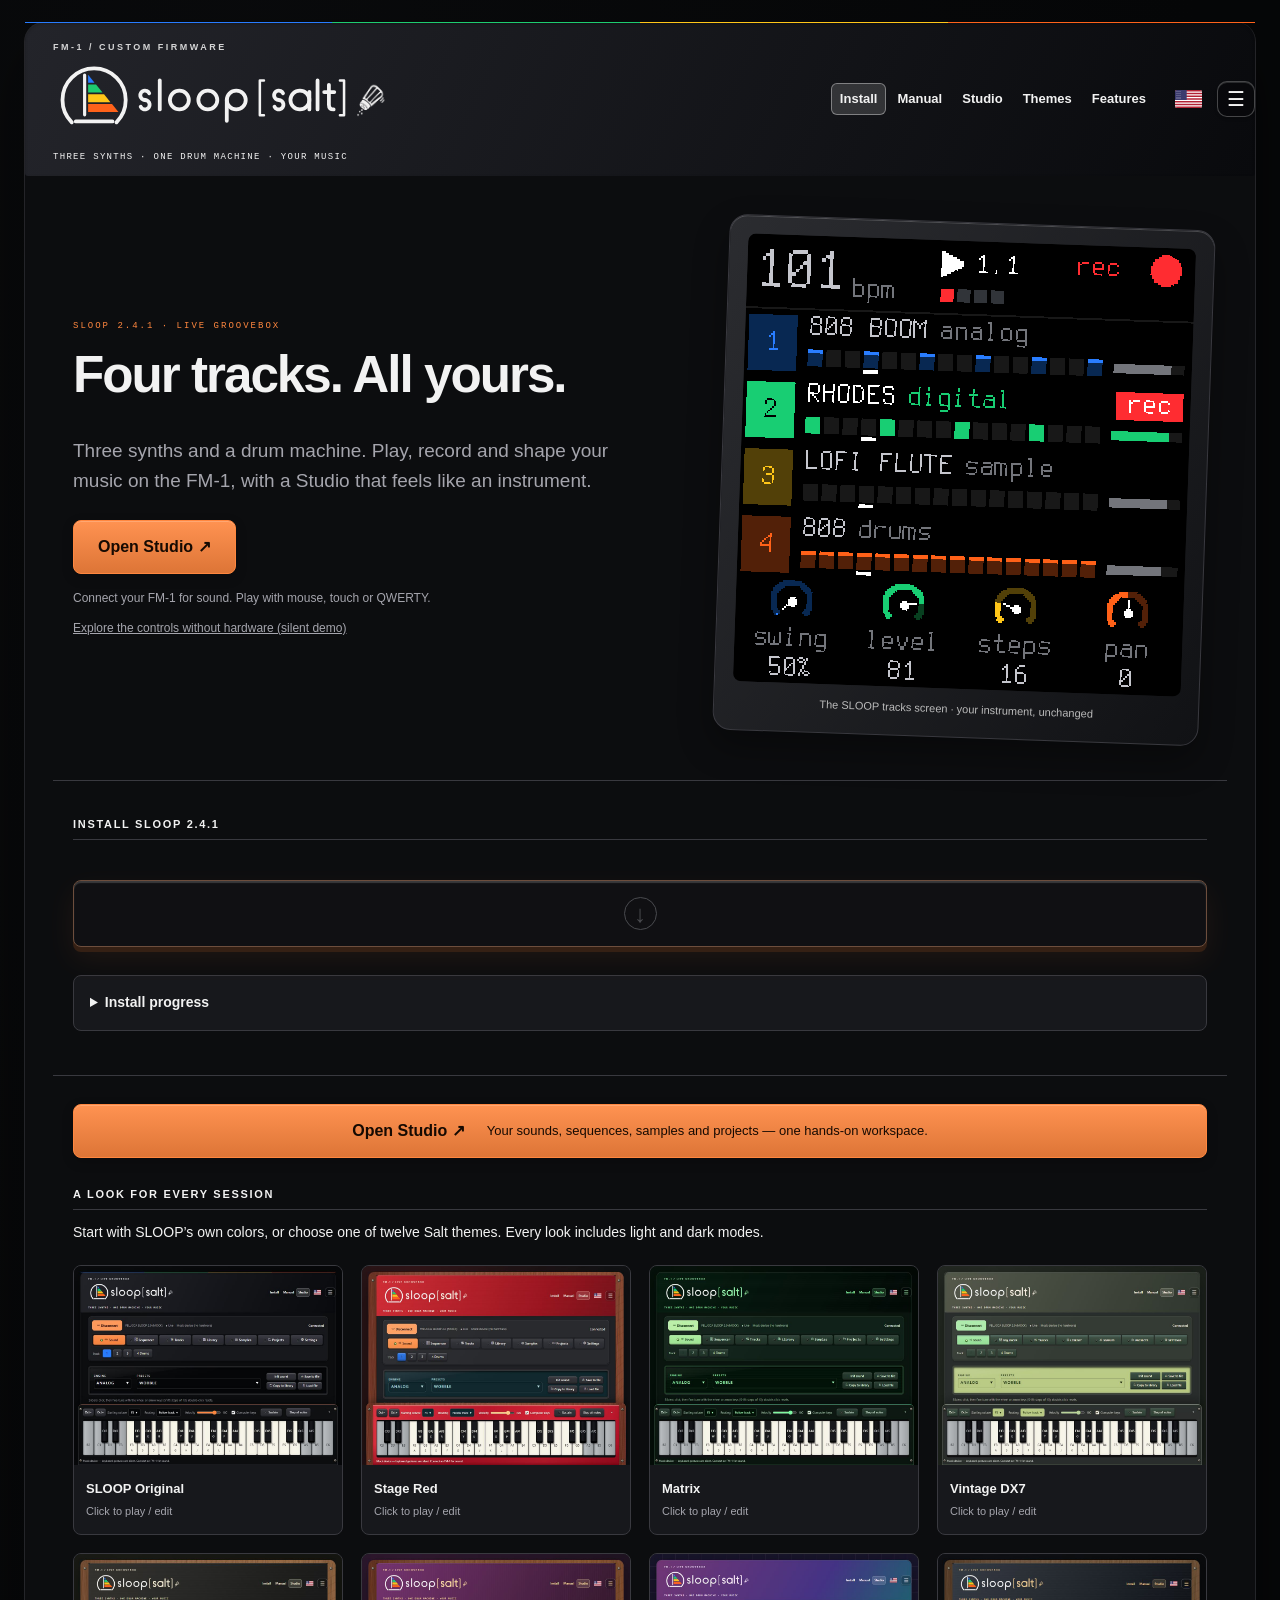
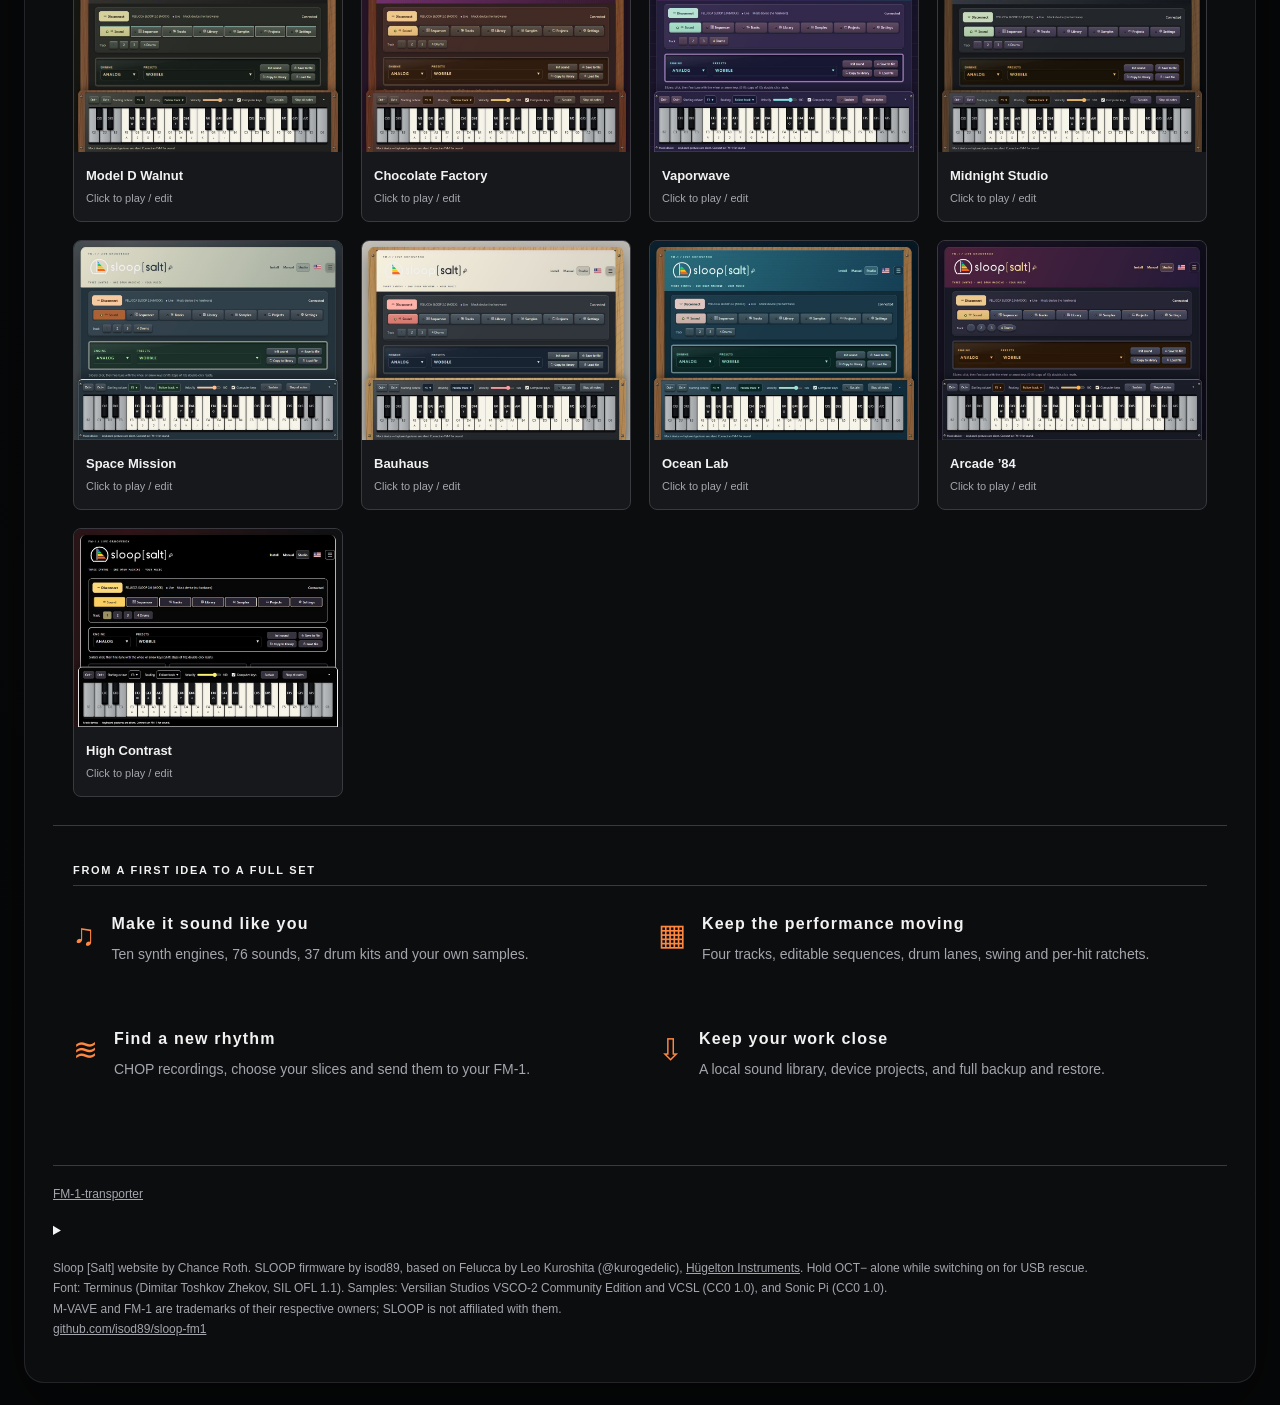
<file: web/salt_home_pkg.html>
<!doctype html>
<!-- SPDX-License-Identifier: GPL-3.0-only
     Copyright (C) 2026 Leo Kuroshita (@kurogedelic), Hügelton Instruments -->
<html lang="en">
<head>
<meta charset="utf-8">
<meta name="robots" content="noindex,nofollow">
<meta name="viewport" content="width=device-width, initial-scale=1">
<title>SLOOP installer</title>
<style>
  :root { --bg: #000; --fg: #f2f2f2; --dim: #8a8a92; --tile: #16161a; --line: #2a2a30;
          --blue: #287cff; --green: #1ecc70; --yellow: #ffc618; --orange: #ff621a; --red: #ff2c34; }
  :root[data-theme="light"] { --bg: #f4f4f2; --fg: #111; --dim: #666; --tile: #e6e6e2; --line: #d0d0cc; }
  * { box-sizing: border-box; }
  body { margin: 0; background: var(--bg); color: var(--fg);
         font: 15px/1.6 "Helvetica Neue", -apple-system, BlinkMacSystemFont, Arial, sans-serif; }
  main { max-width: 560px; margin: 0 auto; padding: 32px 16px 48px; }
  .top { display: flex; align-items: center; justify-content: space-between; gap: 12px; }
  .logo svg { display: block; width: 220px; height: auto; }
  .logo rect:first-child { fill: transparent; }
  .lang { font-size: 12px; color: var(--dim); cursor: pointer; text-decoration: underline; background: none;
          border: 0; padding: 0; text-transform: lowercase; }
  .strip { display: flex; height: 4px; margin: 20px 0 24px; }
  .strip i { flex: 1; } .strip i:nth-child(1) { background: var(--blue); } .strip i:nth-child(2) { background: var(--green); }
  .strip i:nth-child(3) { background: var(--yellow); } .strip i:nth-child(4) { background: var(--orange); }
  h1 { font-size: 13px; font-weight: 500; letter-spacing: .12em; text-transform: uppercase; color: var(--dim); margin: 0 0 8px; }
  .lead { font-size: 20px; line-height: 1.35; margin: 0 0 24px; }
  .tiles { display: grid; grid-template-columns: repeat(4, 1fr); gap: 6px; margin: 0 0 28px; }
  .tile { background: var(--tile); padding: 10px 10px 12px; border-top: 3px solid var(--c); min-height: 92px; }
  .tile b { display: block; font-size: 22px; font-weight: 600; color: var(--c); line-height: 1.1; }
  .tile span { display: block; font-size: 12px; color: var(--dim); text-transform: lowercase; margin-top: 4px; }
  p { margin: 0 0 14px; }
  button#go { font: 600 15px/1 inherit; font-family: inherit; background: var(--orange); color: #000; border: 0;
              padding: 16px 0; width: 100%; cursor: pointer; letter-spacing: .08em; text-transform: uppercase; }
  button#go:disabled { background: var(--tile); color: var(--dim); cursor: default; }
  #status { margin-top: 14px; min-height: 1.6em; font-variant-numeric: tabular-nums; }
  .small { color: var(--dim); font-size: 12.5px; }
  .small a, a { color: inherit; }
  progress { -webkit-appearance: none; appearance: none; width: 100%; height: 6px; margin-top: 16px; border: 0; background: var(--tile); }
  progress::-webkit-progress-bar { background: var(--tile); }
  progress::-webkit-progress-value { background: var(--orange); }
  progress::-moz-progress-bar { background: var(--orange); }
  pre { color: var(--dim); font-size: 11px; white-space: pre-wrap; margin-top: 12px; max-height: 160px; overflow: auto; }
  hr { border: 0; border-top: 1px solid var(--line); margin: 28px 0 18px; }
  .ed { display: inline-block; margin: 8px 0 0; padding: 10px 14px; background: var(--tile); text-decoration: none; }
  details { margin: 22px 0 0; } summary { cursor: pointer; font-weight: 600; }
  button#stock-go { font: 600 14px/1 inherit; font-family: inherit; background: var(--tile); color: var(--fg); border: 1px solid var(--line);
                    padding: 12px 16px; cursor: pointer; }
  button#stock-go:disabled { color: var(--dim); cursor: default; }
  @media (max-width: 420px) { .tiles { grid-template-columns: repeat(2, 1fr); } .logo svg { width: 170px; } }
</style>
<link rel="stylesheet" href="fonts.css"><link rel="stylesheet" href="skin.css"><link rel="stylesheet" href="interface.css"><link rel="stylesheet" href="sloop.css"><link rel="stylesheet" href="landing.css">
<script src="locales.js"></script><script src="i18n.js"></script><script src="skin.js"></script><script src="site.js"></script>
</head>
<body class="installer-page">
<main>
  <header class="brand-row masthead" id="page-top">
    <div><span class="eyebrow" data-i18n="brand.installerKicker">FM-1 / CUSTOM FIRMWARE</span><h1><a class="brand-home" href="../../"><img class="sloop-logo" src="sloop-logo.svg" width="196" height="82" alt="Sloop"><svg class="salt-lettering" viewBox="0 0 285 260" width="90" height="82" role="img" aria-label="[salt]" fill="none" stroke="currentColor" stroke-width="12" stroke-linecap="round" stroke-linejoin="round">
      <path d="M25 68H12V178H25 M266 68H279V178H266" stroke-width="8"/>
      <path d="M72 130 A14.88 15 0 1 1 85.49 108.66 M72 130 A14.88 15 0 1 1 58.51 151.34"/>
      <circle cx="139" cy="130" r="30"/><path d="M169 104V160 M195 68V160 M231 82V145Q231 160 246 160 M216 105H248"/>
    </svg><span class="salt-mark" aria-hidden="true"></span></a></h1><p class="tagline" data-i18n="brand.tagline">THREE SYNTHS · ONE DRUM MACHINE · YOUR MUSIC</p></div>
    <nav class="site-nav" aria-label="Website" data-i18n-aria-label="nav.website"><a href="#install" aria-current="page" data-i18n="nav.install">Install</a><a href="https://github.com/isod89/sloop-fm1/blob/main/SLOOP.md" data-i18n="nav.manual">Manual</a><a href="../editor/" data-i18n="nav.studio">Studio</a><a href="#themes" data-i18n="nav.themes">Themes</a><a href="#features" data-i18n="nav.features">Features</a></nav><div class="brand-links"><button class="lang" id="lang"></button></div>
  </header><div class="appearance" data-appearance></div>
  <!--STUDIO_GUIDE-->
  <!--BANNER-->
  <section class="sloop-hero" id="install">
    <div><p class="eyebrow" data-i18n="landing.kicker">SLOOP 2.4.1 · LIVE GROOVEBOX</p>
      <h2 data-i18n="landing.title">Four tracks. All yours.</h2>
      <p class="lead" data-i18n="landing.lead">Three synths and a drum machine. Play, record and shape your music on the FM-1, with a Studio that feels like an instrument.</p>
      <a class="studio-cta" href="../editor/" data-i18n="landing.open">Open Studio ↗</a>
      <p class="small" data-i18n="landing.connection">Connect your FM-1 for sound. Play with mouse, touch or QWERTY.</p>
      <a class="demo-link" href="../editor/?mock=1" data-i18n="landing.explore">Explore the controls without hardware (silent demo)</a>
    </div>
    <figure class="firmware-preview"><img src="screenshots/live-tracks.png" width="480" height="480" data-i18n-alt="landing.screenAlt" alt="SLOOP firmware showing three synth tracks and drums"><figcaption data-i18n="landing.screenCaption">The SLOOP tracks screen · your instrument, unchanged</figcaption></figure>
  </section>
  <section class="install-section" aria-labelledby="install-title"><h2 id="install-title" data-i18n="landing.install">Install SLOOP 2.4.1</h2>
  <p data-t="intro"></p>
  <p data-t="warn"></p>
  <p><button id="go" disabled data-t="install"></button></p>
  <details id="install-progress"><summary data-i18n="landing.progress">Install progress</summary>
  <progress id="bar" max="100" value="0"></progress>
  <p id="status"></p>
  <pre id="log"></pre>
  <a id="install-studio" class="studio-cta" href="../editor/" hidden data-i18n="landing.edit">Edit in Studio ↗</a>
  <button id="install-retry" type="button" hidden data-i18n="landing.retry">Try again</button>
  </details>
  </section>
  <section id="themes" class="theme-section">
    <a class="studio-cta wide" href="../editor/"><strong data-i18n="landing.open">Open Studio ↗</strong><span data-i18n="landing.studioDescription">Your sounds, sequences, samples and projects — one hands-on workspace.</span></a>
    <h2 data-i18n="landing.themes">A look for every session</h2><p data-i18n="landing.themeHelp">Start with SLOOP’s own colors, or choose one of twelve Salt themes. Every look includes light and dark modes.</p>
    <div class="theme-gallery"><a class="theme-card" href="../editor/?theme=sloop&mode=dark"><img src="screenshots/themes/sloop.jpg" alt="SLOOP Original Studio" width="1000" height="740" loading="lazy"><strong>SLOOP Original</strong><span data-i18n="landing.click">Click to play / edit</span></a>
<a class="theme-card" href="../editor/?theme=stage&mode=dark"><img src="screenshots/themes/stage.jpg" alt="Stage Red Studio" width="1000" height="740" loading="lazy"><strong>Stage Red</strong><span data-i18n="landing.click">Click to play / edit</span></a>
<a class="theme-card" href="../editor/?theme=matrix&mode=dark"><img src="screenshots/themes/matrix.jpg" alt="Matrix Studio" width="1000" height="740" loading="lazy"><strong>Matrix</strong><span data-i18n="landing.click">Click to play / edit</span></a>
<a class="theme-card" href="../editor/?theme=dx&mode=dark"><img src="screenshots/themes/dx.jpg" alt="Vintage DX7 Studio" width="1000" height="740" loading="lazy"><strong>Vintage DX7</strong><span data-i18n="landing.click">Click to play / edit</span></a>
<a class="theme-card" href="../editor/?theme=modeld&mode=dark"><img src="screenshots/themes/modeld.jpg" alt="Model D Walnut Studio" width="1000" height="740" loading="lazy"><strong>Model D Walnut</strong><span data-i18n="landing.click">Click to play / edit</span></a>
<a class="theme-card" href="../editor/?theme=chocolate&mode=dark"><img src="screenshots/themes/chocolate.jpg" alt="Chocolate Factory Studio" width="1000" height="740" loading="lazy"><strong>Chocolate Factory</strong><span data-i18n="landing.click">Click to play / edit</span></a>
<a class="theme-card" href="../editor/?theme=vapor&mode=dark"><img src="screenshots/themes/vapor.jpg" alt="Vaporwave Studio" width="1000" height="740" loading="lazy"><strong>Vaporwave</strong><span data-i18n="landing.click">Click to play / edit</span></a>
<a class="theme-card" href="../editor/?theme=midnight&mode=dark"><img src="screenshots/themes/midnight.jpg" alt="Midnight Studio Studio" width="1000" height="740" loading="lazy"><strong>Midnight Studio</strong><span data-i18n="landing.click">Click to play / edit</span></a>
<a class="theme-card" href="../editor/?theme=space&mode=dark"><img src="screenshots/themes/space.jpg" alt="Space Mission Studio" width="1000" height="740" loading="lazy"><strong>Space Mission</strong><span data-i18n="landing.click">Click to play / edit</span></a>
<a class="theme-card" href="../editor/?theme=bauhaus&mode=dark"><img src="screenshots/themes/bauhaus.jpg" alt="Bauhaus Studio" width="1000" height="740" loading="lazy"><strong>Bauhaus</strong><span data-i18n="landing.click">Click to play / edit</span></a>
<a class="theme-card" href="../editor/?theme=ocean&mode=dark"><img src="screenshots/themes/ocean.jpg" alt="Ocean Lab Studio" width="1000" height="740" loading="lazy"><strong>Ocean Lab</strong><span data-i18n="landing.click">Click to play / edit</span></a>
<a class="theme-card" href="../editor/?theme=arcade&mode=dark"><img src="screenshots/themes/arcade.jpg" alt="Arcade ’84 Studio" width="1000" height="740" loading="lazy"><strong>Arcade ’84</strong><span data-i18n="landing.click">Click to play / edit</span></a>
<a class="theme-card" href="../editor/?theme=hicon&mode=dark"><img src="screenshots/themes/hicon.jpg" alt="High Contrast Studio" width="1000" height="740" loading="lazy"><strong>High Contrast</strong><span data-i18n="landing.click">Click to play / edit</span></a>
</div></section>
  <section id="features" class="feature-section"><h2 data-i18n="landing.features">From a first idea to a full set</h2><div class="feature-grid">
   <article><span aria-hidden="true">♫</span><div><h3 data-i18n="landing.soundsTitle">Make it sound like you</h3><p data-i18n="landing.sounds">Ten synth engines, 76 sounds, 37 drum kits and your own samples.</p></div></article>
   <article><span aria-hidden="true">▦</span><div><h3 data-i18n="landing.seqTitle">Keep the performance moving</h3><p data-i18n="landing.seq">Four tracks, editable sequences, drum lanes, swing and per-hit ratchets.</p></div></article>
   <article><span aria-hidden="true">≋</span><div><h3 data-i18n="landing.chopTitle">Find a new rhythm</h3><p data-i18n="landing.chop">CHOP recordings, choose your slices and send them to your FM-1.</p></div></article>
   <article><span aria-hidden="true">⇩</span><div><h3 data-i18n="landing.saveTitle">Keep your work close</h3><p data-i18n="landing.save">A local sound library, device projects, and full backup and restore.</p></div></article>
  </div></section>
  <hr>
  <p class="small" data-t="direct"></p>
  <p class="small" data-t="beta"></p>
  <p class="small"><span data-t="brick"></span>
    <a href="https://github.com/kurogedelic/FM-1-transporter" target="_blank" rel="noopener">FM-1-transporter</a></p>
  <details>
    <summary data-t="stockTitle"></summary>
    <p class="small" data-t="stockHelp"></p>
    <p class="small"><a href="https://www.m-vave.com/download" target="_blank" rel="noopener">www.m-vave.com/download</a></p>
    <p class="small" data-t="stockBackup"></p>
    <p><a class="ed" href="../editor/" data-t="stockEditor"></a></p>
    <p class="small"><label><input id="stock-saved" type="checkbox"> <span data-t="stockSaved"></span></label></p>
    <p class="small"><label><span data-t="stockFile"></span><br><input id="stock-file" type="file" accept=".fwsc"></label></p>
    <p><button id="stock-go" disabled data-t="stockGo"></button></p>
    <p class="small" data-t="back"></p>
  </details>
  <p class="small">Sloop [Salt] website by Chance Roth. SLOOP firmware by isod89, based on Felucca by Leo Kuroshita (@kurogedelic), <a href="https://hugelton.com" target="_blank" rel="noopener">Hügelton Instruments</a>.
    Hold OCT− alone while switching on for USB rescue.<br>
    Font: Terminus (Dimitar Toshkov Zhekov, SIL OFL 1.1). Samples: Versilian Studios VSCO-2 Community Edition and VCSL (CC0 1.0), and Sonic Pi (CC0 1.0).<br>
    M-VAVE and FM-1 are trademarks of their respective owners; SLOOP is not affiliated with them.<br>
    <span data-t="license"></span> <a href="https://github.com/isod89/sloop-fm1" target="_blank" rel="noopener">github.com/isod89/sloop-fm1</a></p>
</main><button id="back-to-top" class="back-to-top" type="button" hidden aria-label="Back to top" data-i18n-aria-label="nav.backToTop">↑</button>
<script type="module">
/*LIB*/
const $ = (id) => document.getElementById(id);
const TEXT = {
  ja: {
    intro: "FM-1 を USB で接続してください。（Chrome か Edge で使えます）",
    warn: "書き込み中は USB を抜かないでください。",
    install: "インストール", other: "English",
    editor: "エディタ（インストール後、パソコンから音色やシーケンスを編集）",
    direct: "USB ケーブルはパソコンに直接つないでください。Probe や Transporter などの機材は不要です。",
    brick: "万一インストールに失敗して起動しなくなった場合は、復旧に Transporter が必要です:",
    beta: "これはベータ版で、不安定な場合があります。このカスタムファームウェアを使ったことで FM-1 が壊れたり不具合が起きたりしても、作者は一切の責任を負いません。自己責任でお使いください。",
    back: "公式ファームウェアに戻すには、M-VAVE 公式のアップデーター M-UPGRADE（Downloads → PC Software → M-UPGRADE）と公式ファームウェア（PC Firmware → FM-1 V15）が必要です。",
    nomidi: "このブラウザでは使えません。Chrome か Edge で開いてください。", loadfail: "読み込めませんでした: ",
    start: "開始します", verify: "確認中", loader: "書き込みモードに切り替え中", write: "書き込み中",
    reboot: "再起動中", done: "完了しました", stopped: "途中で止まりました。USB を挿し直してもう一度押してください。",
    error: "エラー: ",
    denied: "MIDI（SysEx）の使用が許可されませんでした。アドレスバーのサイト設定で MIDI を許可して、もう一度押してください。",
    notfound: "FM-1 が見つかりません。USB ケーブル（データ通信用か）を確かめ、MIDI を使う他のアプリを閉じてから、もう一度押してください。",
    model: "接続されている機器は FM-1 ではありません。",
    lost: "USB の接続が切れました。挿し直してもう一度押してください。",
    noloader: "書き込みモードの FM-1 が見つかりません。USB を挿し直してもう一度押してください（終わるまで書き込みモードのままです）。",
    noreturn: "FM-1 が戻ってきません。電源を入れ直してください。",
    mismatch: "書き込みは終わりましたが、FM-1 が別のバージョンを報告しています: ",
    foreign: "FM-1 は別のファームウェアの書き込みモードです。そのアップデーター（M-UPGRADE）で書き込みを終えてから、もう一度インストールしてください: ",
    badpkg: "インストールするファイルが壊れています。ページを再読み込みしてください。",
    leave: "書き込み中です。ページを閉じないでください。",
    license: "GPL-3.0、無保証。ソース:",
    stockTitle: "公式ファームウェア（V15）に戻す",
    stockHelp: "M-VAVE のサイトから公式の FM-1 V15 をダウンロードし、中の FM-1.fwsc（変更していないもの）を選んでください。ファイルはこのブラウザの中で確認され、どこにも送られません。",
    stockBackup: "公式ファームウェアは SLOOP の曲・プロジェクト・サンプルを開けません。先にエディタでバックアップを保存してください（Projects → Backup）。SLOOP を入れ直せば、エディタから復元できます。",
    stockEditor: "エディタを開いてバックアップする", stockSaved: "バックアップをパソコンに保存しました",
    stockFile: "公式の FM-1.fwsc", stockGo: "公式 V15 をインストール",
    stockValid: "公式 V15 を確認しました", stockBad: "公式 V15 ではありません: ",
    stockConfirm: "FM-1 に公式 V15 をインストールします。SLOOP の曲は公式ファームウェアでは開けません。バックアップは保存しましたか？",
    stockFinish: "FM-1 は SLOOP の書き込みモードです。先に「インストール」で SLOOP の書き込みを終えてから、公式 V15 に戻してください。",
    back: "M-VAVE のアップデーター M-UPGRADE（Downloads → PC Software）でも戻せます。FM-1 が見つからない場合は、MIDI を使う他のアプリとブラウザのタブを閉じてください。",
  },
  en: {
    intro: "Connect the FM-1 by USB. (Works in Chrome or Edge.)",
    warn: "Do not unplug the USB cable while writing.",
    install: "Install", other: "日本語",
    editor: "Editor (after installing: edit sounds and sequences from the computer)",
    direct: "Connect the USB cable directly to the computer. No probe or Transporter is needed.",
    brick: "If an install fails and the FM-1 no longer starts, recovering it needs a Transporter:",
    beta: "This is a beta and may be unstable. The author accepts no responsibility if your FM-1 is damaged or misbehaves because of this custom firmware. Use it at your own risk.",
    back: "To go back to the official firmware you need M-VAVE's official updater, M-UPGRADE (Downloads → PC Software → M-UPGRADE), and the official firmware (PC Firmware → FM-1 V15).",
    nomidi: "This browser cannot do it. Open the page in Chrome or Edge.", loadfail: "Could not load: ",
    start: "Starting", verify: "Verifying", loader: "Switching to update mode", write: "Writing",
    reboot: "Restarting", done: "Done", stopped: "Stopped. Replug the USB cable and press Install again.",
    error: "Error: ",
    denied: "MIDI (SysEx) access was not allowed. Allow MIDI in the site settings (address bar) and press Install again.",
    notfound: "FM-1 not found. Check the USB cable (a data cable), close other apps that use MIDI, and press Install again.",
    model: "The connected device is not an FM-1.",
    lost: "The USB connection was lost. Replug it and press Install again.",
    noloader: "The FM-1 in update mode was not found. Replug the USB cable and press Install again (it stays in update mode until it is finished).",
    noreturn: "The FM-1 did not come back. Power-cycle it.",
    mismatch: "Written, but the FM-1 reports another version: ",
    foreign: "The FM-1 is in the update mode of another firmware. Finish that update with its own updater (M-UPGRADE), then press Install again: ",
    badpkg: "The file to install is damaged. Reload the page.",
    leave: "Writing. Do not close the page.",
    license: "GPL-3.0, no warranty. Source:",
    stockTitle: "Return to the official firmware (V15)",
    stockHelp: "Download the official FM-1 V15 from M-VAVE and select the FM-1.fwsc inside it, unmodified. The file is checked in this browser; it is not sent anywhere.",
    stockBackup: "The official firmware cannot open SLOOP's music, projects or samples. Save a backup with the editor first (Projects → Backup); reinstall SLOOP and restore it from the editor whenever you want them back.",
    stockEditor: "Open the editor to back up", stockSaved: "I saved a backup on this computer",
    stockFile: "The official FM-1.fwsc", stockGo: "Install the official V15",
    stockValid: "Official V15 verified", stockBad: "Not the official V15: ",
    stockConfirm: "Install the official V15 on the FM-1? The official firmware cannot open SLOOP's music. Did you save a backup?",
    stockFinish: "The FM-1 is in SLOOP's update mode. Press Install to finish the SLOOP update first, then return to the official V15.",
    back: "M-VAVE's own updater, M-UPGRADE (Downloads → PC Software), works too. If it does not find the FM-1, close every other app and browser tab that uses MIDI.",
  },
};
let lang = window.SloopI18n.language;
const t = (k) => TEXT[lang][k];
let lastKey = null, lastArg = "";
function applyLang() {
  document.documentElement.lang = lang;
  document.querySelectorAll("[data-t]").forEach((e) => { e.textContent = t(e.dataset.t); });

  if (lastKey) $("status").textContent = t(lastKey) + lastArg;
}
window.SloopI18n.onChange(value => {lang=value;applyLang();});
applyLang();
const sayK = (k, arg = "") => { lastKey = k; lastArg = arg; $("status").textContent = t(k) + arg; window.SloopInstallUI?.result(k); };
const say = (txt) => { lastKey = null; $("status").textContent = txt; };
const log = (t) => { $("log").textContent += t + "\n"; };
let image = null;
const meta = /*META*/;

let writing = false, stock = null;
const lockAll = (on) => {
  writing = on;
  $("go").disabled = on || !image;
  $("stock-go").disabled = on || !stock || !$("stock-saved").checked;
  $("stock-file").disabled = on;
};
window.addEventListener("beforeunload", (e) => { if (writing) { e.preventDefault(); e.returnValue = t("leave"); } });

(async () => {
  if (!navigator.requestMIDIAccess) { sayK("nomidi"); return; }
  try {
    const r = await fetch(meta.pkg);
    if (!r.ok) throw new Error(`${meta.pkg}: HTTP ${r.status}`);
    const pkg = new Uint8Array(await r.arrayBuffer());
    if (productOf(pkg) !== meta.product) { sayK("badpkg"); return; }
    if (meta.sha256 && self.crypto && crypto.subtle) {   /* a damaged download is never offered (the loader checks its CRC too) */
      const h = [...new Uint8Array(await crypto.subtle.digest("SHA-256", pkg))].map((b) => b.toString(16).padStart(2, "0")).join("");
      if (h !== meta.sha256) { sayK("badpkg"); log(`sha256 ${h}, expected ${meta.sha256}`); return; }
    }
    image = logicalImage(pkg);
    say(`SLOOP ${meta.version}`);
    lockAll(writing);
  } catch (e) { sayK("loadfail", e.message); }
})();

const total = 74 + 1179;                           /* reads: step 1, step 2 (head + app area, SLOOP 2.0 loader) */
const step = (k, a) => {
  log(`${k} ${a ?? ""}`);
  if (k === "start") sayK("start");
  if (k === "verify") { sayK("verify"); $("bar").value = Math.min(100, (a / total) * 100); }
  if (k === "loader") sayK("loader");
  if (k === "write") { sayK("write"); $("bar").value = Math.min(100, ((74 + a) / total) * 100); }
  if (k === "reboot") sayK("reboot");
  if (k === "done") { $("bar").value = 100; sayK("done"); }
};
const failed = (e) => {
  if (e && e.code && TEXT[lang][e.code]) sayK(e.code, e.detail || "");
  else sayK("error", e && e.message);
  log(String(e && e.stack || e));
  window.SloopInstallUI?.result("error");
};

$("go").addEventListener("click", async () => {
  if (writing) return;
  lockAll(true);
  let midi;
  try { midi = await navigator.requestMIDIAccess({ sysex: true }); }
  catch (e) { sayK("denied"); lockAll(false); return; }
  try {
    const up = new Updater(midi, log);
    const ota = await up.find((id) => /^ota-/i.test(id.model));
    if (ota) {
      ota.link.close();
      sayK((await up.resume(image, step)) ? "done" : "stopped");
    } else {
      await up.install(image, meta.product, step);
    }
  } catch (e) { failed(e); }
  lockAll(false);
});

/* back to the official V15 (after Felucca 1.0): only the exact official file, a backup first (the editor),
   through the same update path as M-UPGRADE; a device left in the official updater's mode is finished */
$("stock-saved").addEventListener("change", () => lockAll(writing));
$("stock-file").addEventListener("change", async () => {
  const f = $("stock-file").files[0];
  stock = null;
  lockAll(writing);
  if (!f) return;
  try { stock = await validateStockPackage(new Uint8Array(await f.arrayBuffer())); sayK("stockValid"); }
  catch (e) { sayK("stockBad", e.message); }
  lockAll(writing);
});
$("stock-go").addEventListener("click", async () => {
  if (writing || !stock || !$("stock-saved").checked || !confirm(t("stockConfirm"))) return;
  lockAll(true);
  let midi;
  try { midi = await navigator.requestMIDIAccess({ sysex: true }); }
  catch (e) { sayK("denied"); lockAll(false); return; }
  try {
    const up = new Updater(midi, log);
    const ota = await up.find((id) => /^ota-/i.test(id.model));
    if (ota) {
      ota.link.close();
      if (OUR_LOADER(ota.id)) sayK("stockFinish");    /* SLOOP's loader: finish SLOOP first (Install) */
      else sayK((await up.resume(stock.image, step, { product: stock.product })) ? "done" : "stopped");
    } else {
      await up.install(stock.image, stock.product, step);
    }
  } catch (e) { failed(e); }
  lockAll(false);
});
</script>
</body>
</html>
</file>
<file: webapp/installer/analytics.css>
/* SPDX-License-Identifier: GPL-3.0-only; adapted from Felucca Salt by Chance Roth. */
.analytics-choice { margin:auto; width:min(520px,calc(100vw - 32px)); max-height:calc(100dvh - 32px); box-sizing:border-box; overflow:auto; padding:24px; border:1px solid var(--accent,#ff7428); border-radius:16px; font:14px/1.6 var(--ui-font,system-ui,sans-serif); color:var(--fg,#eee); background:var(--panel,#191b20); box-shadow:0 24px 80px #0009; }
.analytics-choice::backdrop { background:#0009; backdrop-filter:blur(4px); }
.analytics-banner { position:fixed; z-index:10000; inset:auto 16px 16px; max-width:960px; margin-inline:auto; box-sizing:border-box; padding:20px; border:1px solid var(--accent,#ff7428); border-radius:16px; color:var(--fg,#eee); background:var(--panel,#191b20); font:14px/1.6 var(--ui-font,system-ui,sans-serif); box-shadow:0 8px 40px #0006; max-height:calc(100dvh - 32px); overflow:auto; }
.analytics-banner[hidden] { display:none; }
.analytics-banner h2 { margin:0; padding:0; border:0; color:var(--fg,#eee); font:700 18px/1.3 var(--ui-font,system-ui,sans-serif); text-transform:none; }
.analytics-banner p { margin:8px 0 0; }
.analytics-banner .analytics-actions { margin-top:16px; }
.analytics-banner :is(button,a):focus-visible { outline:2px solid var(--accent,#ff7428); outline-offset:3px; }
.analytics-heading { display:flex; align-items:center; justify-content:space-between; gap:16px; }
.analytics-heading h2 { margin:0; border:0; padding:0; font:700 20px/1.3 var(--ui-font,system-ui,sans-serif); color:var(--fg,#eee); text-transform:none; }
.analytics-heading [data-close] { padding:0; width:36px; height:36px; flex-shrink:0; font-size:24px; }
.analytics-choice p { margin:18px 0; }
.analytics-choice a { color:inherit; }
.analytics-actions { display:flex; flex-wrap:wrap; gap:10px; margin-top:22px; }
.analytics-actions button { flex:1 1 130px; padding:10px 12px; }
.analytics-actions button[aria-pressed=true] { outline:2px solid var(--accent,#ff7428); outline-offset:2px; }
.analytics-choice :is(button,a):focus-visible { outline:2px solid var(--accent,#ff7428); outline-offset:3px; }
.settings-menu .analytics-menu-button { width:100%; margin-top:10px; }
 .analytics-choice button,.analytics-banner button,.analytics-menu-button {border:1px solid #68717b;border-radius:8px;background:#292c33;color:#fff;padding:8px 12px;cursor:pointer}
.analytics-menu-button {display:block;margin:12px auto;font:13px/1.5 system-ui}
</file>
<file: webapp/salt/fonts.css>
/* Google Fonts: locally hosted Studio wordmark subsets; see the accompanying license files in fonts/. */
@font-face {
  font-family: 'Racing Sans One';
  font-style: normal;
  font-weight: 400;
  font-display: swap;
  src: url(fonts/racingsansone.ttf?v=studio1) format('truetype');
}

@font-face {
  font-family: 'Orbitron';
  font-style: normal;
  font-weight: 700;
  font-display: swap;
  src: url(fonts/orbitron.ttf?v=studio1) format('truetype');
}

@font-face {
  font-family: 'Audiowide';
  font-style: normal;
  font-weight: 400;
  font-display: swap;
  src: url(fonts/audiowide.ttf?v=studio1) format('truetype');
}

@font-face {
  font-family: 'Berkshire Swash';
  font-style: normal;
  font-weight: 400;
  font-display: swap;
  src: url(fonts/berkshireswash.ttf?v=studio1) format('truetype');
}

@font-face {
  font-family: 'Righteous';
  font-style: normal;
  font-weight: 400;
  font-display: swap;
  src: url(fonts/righteous.ttf?v=studio1) format('truetype');
}

@font-face {
  font-family: 'Syncopate';
  font-style: normal;
  font-weight: 700;
  font-display: swap;
  src: url(fonts/syncopate.ttf?v=studio1) format('truetype');
}

@font-face {
  font-family: 'Josefin Sans';
  font-style: normal;
  font-weight: 700;
  font-display: swap;
  src: url(fonts/josefinsans.ttf?v=studio1) format('truetype');
}

@font-face {
  font-family: 'Sora';
  font-style: normal;
  font-weight: 700;
  font-display: swap;
  src: url(fonts/sora.ttf?v=studio1) format('truetype');
}

@font-face {
  font-family: 'Bungee';
  font-style: normal;
  font-weight: 400;
  font-display: swap;
  src: url(fonts/bungee.ttf?v=studio1) format('truetype');
}
</file>
<file: webapp/salt/skin.css>
/* SPDX-License-Identifier: GPL-3.0-only */
/* Shared chassis. Add a skin by defining the same material/color tokens. */
:root[data-skin] {
  color-scheme: dark;
  --bg: #202124; --fg: #f4f0e9; --dim: #b6b4b2; --line: #515255;
  --desk: #101113; --chassis: #b12029; --chassis-dark: #70121b;
  --accent: #ffcd87; --ink: #201608; --lcd: #bde6ed; --lcd-bg: #10282e;
  --panel: #292a2d; --button: #3d3e41; --edge: #703025;
  --font: 'Segoe UI', Arial, sans-serif; --display-font: 'Consolas', 'Courier New', monospace;
  --brand-font: 'Arial Black', 'Segoe UI', sans-serif;
  --piano-active: #b52c35; --piano-white: #f7f4e9; --piano-black: #18191c;
  --shell-text: #fff1df; --knob-top: #62666a; --knob-bottom: #181a1d;
}
:root[data-skin="matrix"] {
  --bg: #0a1510; --fg: #ddf5df; --dim: #a0c5a5; --line: #305e3c;
  --desk: #020905; --chassis: #123923; --chassis-dark: #06170e;
  --accent: #7dfba2; --ink: #062310; --lcd: #94ffae; --lcd-bg: #031209;
  --panel: #102119; --button: #1c3827; --edge: #163021;
  --font: 'Consolas', 'Courier New', monospace; --brand-font: 'Consolas', monospace;
  --piano-active: #27844b;
}
:root[data-skin="dx"] {
  --bg: #292d2b; --fg: #f2eddd; --dim: #c4c5b9; --line: #656d60;
  --desk: #1c201b; --chassis: #4c554a; --chassis-dark: #2a312c;
  --accent: #b8d39a; --ink: #202b1c; --lcd: #182b14; --lcd-bg: #bacb86;
  --panel: #343b34; --button: #525d53; --edge: #503c28;
  --font: 'Consolas', 'Courier New', monospace; --brand-font: 'Arial', sans-serif;
  --piano-active: #4b7960;
}
:root[data-skin="chocolate"] {
  --bg: #30201f; --fg: #fff0d6; --dim: #ddc5b4; --line: #80604f;
  --desk: #211322; --chassis: #662d67; --chassis-dark: #351b39;
  --accent: #f6c86d; --ink: #38200b; --lcd: #ffdda2; --lcd-bg: #301b0f;
  --panel: #422a25; --button: #63433a; --edge: #744124;
  --brand-font: 'Georgia', serif; --font: 'Georgia', serif;
  --piano-active: #884880;
}
:root[data-skin="vapor"] {
  --bg: #24203e; --fg: #f8edff; --dim: #cfc0e1; --line: #77658e;
  --desk: #16132d; --chassis: #833c86; --chassis-dark: #352f72;
  --accent: #7ce8ef; --ink: #172d3b; --lcd: #9af4ed; --lcd-bg: #181733;
  --panel: #33294c; --button: #534269; --edge: #534483;
  --brand-font: 'Trebuchet MS', sans-serif; --font: 'Trebuchet MS', sans-serif;
  --piano-active: #b040a3;
}
* { box-sizing: border-box; }
body {
  background: radial-gradient(ellipse at 50% 0, color-mix(in srgb, var(--chassis) 22%, var(--desk)), var(--desk) 75%);
  color: var(--fg); font-family: var(--font); font-size: 13px; line-height: 1.5; min-height: 100vh;
}
main {
  max-width: 1440px; margin: 30px auto; padding: 26px 34px 22px;
  background: repeating-linear-gradient(0deg, #ffffff02 0 1px, transparent 1px 3px), linear-gradient(140deg, var(--chassis), var(--chassis-dark));
  border: 1px solid #ffffff30; border-bottom: 6px solid #0008; border-radius: 12px;
  box-shadow: inset 12px 0 0 var(--edge), inset -12px 0 0 var(--edge), inset 0 1px 1px #fff5, 0 24px 65px #0008;
}
.brand-row { display: flex; align-items: center; justify-content: space-between; gap: 24px; padding: 8px 0 22px; }
.brand-row h1 { font: 900 clamp(28px, 3vw, 44px)/1 var(--brand-font); letter-spacing: -2px; margin: 4px 0 8px; color: #fff7eb; }
.brand-row h1 em { font: italic 400 .6em var(--brand-font); letter-spacing: -1px; }
.brand-row .eyebrow, .brand-row .tagline { color: #fff1df; }
.eyebrow { font: 11px var(--display-font); letter-spacing: 3px; text-transform: uppercase; }
.tagline { font-size: 12px; letter-spacing: 1px; margin: 0; }
.brand-links { display: flex; align-items: center; gap: 20px; }
.brand-links a { font-size: 12px; color: #fff1df; text-underline-offset: 4px; }
.brand-links button.lang { color: #fff1df; }
.appearance { display: flex; align-items: end; flex-wrap: wrap; gap: 12px 20px; padding: 12px 16px; margin-bottom: 16px; background: #0005; border: 1px solid #ffffff20; border-radius: 6px; }
.appearance label { display: grid; gap: 4px; }
.appearance label > span { font: 10px var(--display-font); text-transform: uppercase; letter-spacing: 1.5px; color: #fff2e4; }
.appearance select { min-width: 164px; }
.appearance-note { color: #fff0df; font-size: 11px; margin: 0 0 7px auto; }
button, select, input { font-family: var(--font); }
button { border-radius: 4px; border: 1px solid #ffffff29; border-bottom-color: #0009; padding: 7px 12px; background: linear-gradient(#ffffff0d, #0002), var(--button); color: var(--fg); box-shadow: 0 2px 2px #0005, inset 0 1px #ffffff12; }
button:not(:disabled):hover { filter: brightness(1.16); }
button:not(:disabled):active { transform: translateY(1px); box-shadow: inset 0 1px 4px #0006; }
button:disabled { opacity: .45; }
:focus-visible { outline: 2px solid var(--accent); outline-offset: 3px; }
select, input[type=text], input[type=number], input[type=search] { background: var(--lcd-bg); color: var(--lcd); border: 1px solid var(--line); border-radius: 3px; padding: 6px 8px; min-height: 32px; font-family: var(--display-font); }
select option { background: var(--lcd-bg); color: var(--lcd); }
.top { position: static; background: var(--bg); padding: 16px 16px 0; border-radius: 7px; border: 1px solid #000a; box-shadow: inset 0 1px #ffffff1a, 0 3px 8px #0004; }
.top > .bar { margin: 0; gap: 12px; }
#connect, #go { background: var(--accent); color: var(--ink); font-weight: 700; }
#version, #live, #mock { color: var(--accent); font: 12px var(--display-font); }
#status { margin: 12px 0; padding: 8px 12px; background: var(--lcd-bg); color: var(--lcd); border-radius: 3px; box-shadow: inset 0 2px 5px #0008; font: 12px/1.5 var(--display-font); min-height: 34px; overflow-wrap: anywhere; }
.tabs { gap: 6px; border: 0; padding: 5px 0 12px; }
.tabs button { flex: 1; color: var(--dim); background: var(--button); padding: 10px 12px; border: 1px solid #ffffff18; border-bottom: 3px solid #0008; text-transform: uppercase; font-size: 11px; letter-spacing: 1px; }
.tabs button[aria-selected=true] { background: var(--accent); color: var(--ink); box-shadow: 0 0 12px color-mix(in srgb, var(--accent) 18%, transparent); }
.trackbar { border: 0; padding: 0 0 12px; gap: 12px; }
.seg { gap: 5px; }
.seg button, button.tog { border: 1px solid var(--line); padding: 5px 14px; background: var(--button); }
.seg button + button { border-left: 1px solid var(--line); }
.seg button[aria-pressed=true], button.tog[aria-pressed=true] { background: var(--accent); color: var(--ink); }
.panel { background: var(--bg); padding: 20px; border-radius: 6px; border: 1px solid #0008; margin: 16px 0; box-shadow: inset 0 1px #ffffff20, 0 3px 8px #0004; }
.browser { background: var(--lcd-bg); border: 3px solid #0007; border-radius: 5px; padding: 16px; gap: 24px; margin-bottom: 14px; box-shadow: inset 0 2px 10px #0007; color: var(--lcd); }
.browser label { font: 11px var(--display-font); text-transform: uppercase; letter-spacing: 1px; }
.browser select { margin-top: 7px; }
#preset { min-width: 245px; height: 132px; }
.browser > div { margin-left: auto; }
.groups { columns: auto; display: grid; grid-template-columns: repeat(auto-fit, minmax(min(100%, 255px), 1fr)); align-items: start; gap: 14px; }
.group { background: linear-gradient(135deg, #ffffff04, transparent), var(--panel); border: 1px solid var(--line); border-radius: 5px; padding: 13px; margin: 0; min-width: 0; }
h2 { font: 700 11px var(--font); text-transform: uppercase; letter-spacing: 1.7px; padding-bottom: 9px; border-bottom: 1px solid var(--line); margin-bottom: 12px; color: var(--fg); }
h3 { color: var(--accent); font-size: 10px; letter-spacing: 1.2px; margin: 14px 0 6px; }
.row { grid-template-columns: 46px minmax(0, 1fr) 68px; min-height: 38px; gap: 8px; }
.row > span:first-child { font-size: 10px; letter-spacing: .5px; }
.row .v { font: 11px var(--display-font); color: var(--lcd); background: var(--lcd-bg); padding: 4px; border-radius: 2px; }
.row select { min-width: 0; font-size: 11px; }
input[type=range] { accent-color: var(--accent); cursor: pointer; }
.dial-control { display: block; position: relative; min-width: 0; }
.dial-control input { display: block; }
.dial-face { display: none; }
[data-controls=knobs] .dial-control { width: 54px; height: 54px; margin: 5px auto; }
[data-controls=knobs] .dial-control input { position: absolute; inset: 0; width: 100%; height: 100%; opacity: 0; cursor: ns-resize; touch-action: none; }
[data-controls=knobs] .dial-face { display: block; position: absolute; inset: 4px; border: 2px solid #151515; border-radius: 50%; background: radial-gradient(circle at 35% 25%, #727477, #343638 48%, #17191b 78%); box-shadow: 0 4px 5px #000b, inset 0 1px 2px #fff9, 0 0 0 4px #0003; }
[data-controls=knobs] .dial-face::after { content: ''; position: absolute; inset: 3px 19px 20px; background: var(--accent); border-radius: 2px; transform-origin: 50% 18px; transform: rotate(var(--turn, -135deg)); box-shadow: 0 0 4px #000; }
[data-controls=knobs] .dial-control:focus-within { border-radius: 50%; outline: 2px solid var(--accent); outline-offset: 2px; }
.groups { display: block; columns: 300px; column-gap: 14px; }
.groups .group[data-controls=knobs] { display: grid; grid-template-columns: repeat(4, minmax(0, 1fr)); gap: 8px; margin-bottom: 14px; }
.groups .group[data-controls=knobs] > h2,
.groups .group[data-controls=knobs] > h3,
.groups .group[data-controls=knobs] > p { grid-column: 1 / -1; }
.groups .group[data-controls=knobs] .row { display: flex; flex-direction: column; justify-content: space-between; gap: 4px; min-width: 0; padding: 4px 0; }
.groups .group[data-controls=knobs] .row:has(select) { grid-column: span 2; justify-content: center; }
.groups .group[data-controls=knobs] .row .v { width: 100%; text-align: center; font-size: 10px; }
.groups .group[data-controls=knobs] .row select { min-height: 38px; }
.list { background: var(--lcd-bg); color: var(--lcd); border-color: var(--line); border-radius: 4px; }
.list th { background: var(--panel); color: var(--dim); padding: 8px; }
.list td { padding: 5px 8px; }
.list tr.sel td { background: var(--accent); color: var(--ink); }
.list .none, .list tr.empty td { color: var(--lcd); }
.libcols { gap: 20px; }
.grid { gap: 6px; }
.grid button { height: 64px; border-radius: 4px; border-bottom: 4px solid #0009; background: var(--panel); }
.grid button.on { background: var(--accent); color: var(--ink); }
.mixer { max-width: 900px; margin: 24px auto; gap: 16px; }
.strip { padding: 18px 12px; background: var(--panel); border-top: 4px solid var(--accent); border-radius: 5px; gap: 14px; }
.strip.sel { border-color: var(--accent); box-shadow: 0 0 0 1px var(--accent); }
.strip input.fader { height: 200px; }
.play-keyboard { background: var(--bg); padding: 18px; border: 1px solid #000b; border-top: 4px solid var(--chassis); border-radius: 5px; box-shadow: 0 4px 8px #0005; }
.piano-scroll { background: #101012; padding: 10px 6px 4px; border-radius: 5px; box-shadow: inset 0 3px 6px #000; }
.piano { height: 152px; }
.piano button { height: 146px; background: linear-gradient(90deg, #d2d0c7, #fffef5 12%, #eeeae0 95%); color: #272727; border-color: #6c6b66; border-bottom: 7px solid #b6b2a9; box-shadow: inset 0 1px 6px #0003; }
.piano button.black { height: 94px; background: linear-gradient(90deg, #0c0c0e, #3e3f42 28%, #191a1c 85%, #050505); border: 1px solid #000; border-bottom: 7px solid #080808; box-shadow: 3px 4px 3px #0007; color: #eee; }
.piano button[aria-pressed=true] { background: var(--piano-active); color: white; border-bottom-width: 2px; }
.piano button:disabled { opacity: .7; }
footer { color: #fff0df; font-size: 11px; line-height: 1.8; padding: 8px 2px; }
.hint { background: var(--bg); color: var(--fg); border-radius: 4px; padding: 18px; }
.installer-page main { max-width: 1060px; }
.installer-page .install-console { background: var(--bg); padding: 28px; border-radius: 6px; border: 1px solid #0008; }
.installer-page .install-console > p { max-width: 760px; }
.installer-page .features { padding-top: 22px; border-color: var(--line); }
.installer-page .features ul { list-style: none; padding: 0; display: grid; grid-template-columns: 1fr 1fr; gap: 14px; }
.installer-page .features li { background: var(--panel); border: 1px solid var(--line); padding: 18px; border-radius: 4px; margin: 0; font-size: 13px; }
.installer-page .features strong { display: block; color: var(--accent); margin-bottom: 6px; }
.installer-page #release { color: var(--accent); font-family: var(--display-font); }
.installer-page #go { padding: 12px 32px; }
.installer-page progress { accent-color: var(--accent); }
.installer-page .install-console > .small:last-child { margin-bottom: 0; }
[data-skin=matrix] main { background-image: repeating-linear-gradient(0deg, #71ff9510 0 1px, transparent 1px 4px), linear-gradient(140deg, var(--chassis), var(--chassis-dark)); }
[data-skin=matrix] h1 { text-shadow: 0 0 16px #62ff8770; letter-spacing: 1px; }
[data-skin=dx] main { border-radius: 2px; }
[data-skin=dx] .tabs button { border-radius: 1px; border-top: 4px solid #85aaa7; }
[data-skin=dx] .brand-row h1 { text-transform: uppercase; letter-spacing: 2px; }
[data-skin=chocolate] main { border-color: #c49252; box-shadow: inset 10px 0 0 var(--edge), inset -10px 0 0 var(--edge), 0 24px 65px #0008; }
[data-skin=chocolate] .brand-row h1 { font-style: italic; letter-spacing: -1px; }
[data-skin=chocolate] .group { border-color: #9a754f; border-radius: 12px; }
[data-skin=vapor] body { background-image: linear-gradient(transparent 95%, #b571c21a 95%), linear-gradient(90deg, transparent 95%, #b571c21a 95%), linear-gradient(#18142a, #392548); background-size: 48px 48px, 48px 48px, auto; }
[data-skin=vapor] .brand-row h1 { font-style: italic; text-shadow: 3px 3px #783881, -1px -1px #78dcdf; letter-spacing: 1px; }
[data-skin=vapor] .top { border-top: 2px solid var(--accent); }
@media (max-width: 780px) {
  main { margin: 10px; padding: 16px 20px; }
  .brand-row { align-items: start; gap: 16px; }
  .brand-links { flex-direction: column; gap: 10px; align-items: end; }
  .appearance-note { margin-left: 0; }
  .top, .panel { padding: 12px; }
  .browser { gap: 12px; padding: 10px; }
  .browser > div { margin-left: 0; }
  .tabs button { flex: 1 1 90px; }
  .installer-page .features ul { grid-template-columns: 1fr; }
  .installer-page .install-console { padding: 16px; }
  .mixer { gap: 7px; }
  .strip { padding: 10px 4px; }
  .play-controls { gap: 12px; }
}
@media (prefers-reduced-motion: reduce) { button:active { transform: none; } }

/* Second-generation front panel: compact banks, readable legends, material-specific finishes. */
:root[data-skin=midnight] {
  --bg:#17191c; --fg:#efece5; --dim:#b4b2ad; --line:#42464b; --desk:#080a0c;
  --chassis:#282b30; --chassis-dark:#111317; --accent:#f2b866; --ink:#241b0f;
  --lcd:#ffc779; --lcd-bg:#181208; --panel:#23262b; --button:#363a41; --edge:#111;
  --knob-top:#c8c9c7; --knob-bottom:#4e5256; --piano-active:#9b652d;
}
:root[data-skin=space] {
  color-scheme:light; --bg:#e5e1d5; --fg:#182c3c; --dim:#495b65; --line:#a5aa9f; --desk:#29333a;
  --chassis:#f0eadc; --chassis-dark:#c3beaf; --accent:#963514; --ink:#fff6e8;
  --lcd:#b4efb1; --lcd-bg:#1b3029; --panel:#f4f0e5; --button:#d1d2c7; --edge:#6d776e;
  --shell-text:#243746; --knob-top:#78838d; --knob-bottom:#243747; --piano-active:#a84924;
  --brand-font:'Arial Black',sans-serif; --font:'Consolas',monospace;
}
:root[data-skin=bauhaus] {
  color-scheme:light; --bg:#e5e1d9; --fg:#22252a; --dim:#575b61; --line:#b2b1a9; --desk:#bbb9b0;
  --chassis:#f6f2e8; --chassis-dark:#d9d5cd; --accent:#ad2027; --ink:#fff;
  --lcd:#182d55; --lcd-bg:#f7f6ee; --panel:#f0ede4; --button:#d1d3cf; --edge:#292d32;
  --shell-text:#23272c; --knob-top:#3e4247; --knob-bottom:#16191c; --piano-active:#234d87;
  --brand-font:'Arial Black',sans-serif;
}
:root[data-skin=ocean] {
  --bg:#102b39; --fg:#e4f3f0; --dim:#a8c4cc; --line:#426273; --desk:#061824;
  --chassis:#21536a; --chassis-dark:#112b41; --accent:#a0e3d2; --ink:#0d302d;
  --lcd:#abebd7; --lcd-bg:#092524; --panel:#193747; --button:#2b5261; --edge:#bac4c3;
  --knob-top:#d5e2df; --knob-bottom:#587079; --piano-active:#26766e;
}
:root[data-skin=arcade] {
  --bg:#171925; --fg:#fff1da; --dim:#c4bad1; --line:#59576d; --desk:#100d1c;
  --chassis:#383043; --chassis-dark:#171721; --accent:#ffb451; --ink:#2e1906;
  --lcd:#ffc07a; --lcd-bg:#281707; --panel:#262535; --button:#4b4058; --edge:#a73551;
  --piano-active:#c24262; --font:'Consolas',monospace; --brand-font:'Consolas',monospace;
}
main { margin:18px auto; padding:18px 28px; border-radius:8px; }
.masthead { display:grid; grid-template-columns:1fr auto; gap:20px; align-items:center; padding:0 0 18px; }
.brand-row { padding:0; gap:24px; }
.brand-row h1 { font-size:34px; letter-spacing:-1.5px; margin:4px 0; color:var(--shell-text); }
.brand-row h1 em { font:inherit; letter-spacing:inherit; }
.brand-row .eyebrow, .brand-row .tagline, .brand-links a, .brand-links button.lang, footer { color:var(--shell-text); }
.eyebrow { font-size:9px; letter-spacing:2px; }
.tagline { font-size:9px; letter-spacing:1.3px; }
.brand-links { flex-direction:column; align-items:start; gap:5px; }
.brand-links a, .brand-links button.lang { font-size:10px; }
.appearance { margin:0; padding:9px 12px; gap:12px; border-radius:4px; background:#00000012; border-color:color-mix(in srgb,var(--shell-text) 20%,transparent); }
.appearance label > span { color:var(--shell-text); font-size:9px; letter-spacing:1px; }
.appearance select { min-width:138px; min-height:30px; font-size:11px; }
.appearance-note { display:none; }
.top { display:grid; grid-template-columns:1fr minmax(160px,300px); gap:8px 16px; padding:12px 14px 0; }
.top #status { margin:0; min-height:32px; padding:6px 10px; }
.top > .bar { gap:8px; }
#version, #live, #mock { font-size:10px; }
.tabs, .trackbar { grid-column:1 / -1; }
.tabs { margin:0; padding:0 0 8px; gap:5px; }
.tabs button { position:relative; padding:8px; font-size:10px; letter-spacing:.7px; }
.tabs button::before { content:''; display:inline-block; width:4px; height:4px; background:var(--line); border-radius:50%; vertical-align:middle; margin-right:7px; box-shadow:inset 0 1px 2px #0008; }
.tabs button[aria-selected=true]::before { background:var(--ink); box-shadow:0 0 4px #fff6; }
.trackbar { font-size:10px; padding-bottom:10px; }
.seg button { min-width:32px; padding:3px 10px; }
.panel { margin:10px 0; padding:12px; }
.browser { display:grid; grid-template-columns:150px minmax(180px,1fr) auto; align-items:center; gap:16px; padding:10px 14px; margin-bottom:8px; border-width:2px; }
.browser label { font-size:9px; }
.browser select { width:100%; margin-top:3px; }
#preset { height:32px; min-width:0; }
.browser > div { display:flex; gap:6px; }
.browser .bar { margin:0; display:grid; gap:4px; }
.browser button { font-size:10px; padding:4px 8px; }
#ctlhelp { font-size:10px; margin:8px 2px 10px; }
.groups, .groups { display:grid; columns:auto; grid-template-columns:repeat(4,minmax(0,1fr)); gap:8px; align-items:stretch; }
.group, .groups .group[data-controls=knobs] { margin:0; border-radius:4px; padding:10px; }
.control-bank { position:relative; box-shadow:inset 0 1px #ffffff0d,0 1px 3px #0002; }
.control-bank::after { content:''; position:absolute; top:10px; right:9px; width:5px; height:5px; border:1px solid var(--line); border-radius:50%; background:linear-gradient(135deg,transparent 42%,var(--line) 44% 56%,transparent 58%); }
.control-bank h2 { font-size:10px; padding:0 10px 7px 0; margin:0 0 4px; letter-spacing:1px; }
.groups .group[data-controls=knobs] { gap:4px 7px; grid-template-rows:auto 1fr; }
.groups .group[data-controls=knobs] .row { gap:3px; padding:2px 0; justify-content:center; }
.groups .group[data-controls=knobs] .row > span:first-child { font-weight:600; font-size:10px; letter-spacing:.6px; }
.groups .group[data-controls=knobs] .row:has(select) { grid-column:span 1; }
.groups .group[data-controls=knobs] .row select { font-size:10px; padding:4px; min-height:30px; margin:7px 0; }
.groups .group[data-controls=knobs] .row .v { background:none; color:var(--fg); padding:0; min-height:15px; }
[data-controls=knobs] .dial-control { width:46px; height:46px; margin:2px auto; }
[data-controls=knobs] .dial-control::before { content:''; position:absolute; inset:0; border-radius:50%; background:repeating-conic-gradient(from 225deg,var(--dim) 0deg 2deg,transparent 2deg 27deg); mask:radial-gradient(transparent 63%,#000 64% 70%,transparent 71%); }
[data-controls=knobs] .dial-face { inset:6px; background:radial-gradient(circle at 35% 22%,var(--knob-top),var(--knob-bottom) 78%); border:1px solid #000b; box-shadow:0 2px 3px #0009,inset 0 1px 2px #fff7; }
[data-controls=knobs] .dial-face::after { inset:2px auto auto 14px; width:3px; height:10px; transform-origin:50% 14px; }
.play-keyboard { margin-top:12px; padding:12px; }
.play-keyboard h2 { margin-bottom:8px; padding-bottom:6px; }
.play-controls { margin:5px 0 8px; font-size:11px; gap:8px 14px; }
.piano { height:120px; }
.piano button { height:114px; }
.piano button.black { height:74px; }
.play-keyboard > p { font-size:10px; margin:8px 0 0; }
footer { font-size:10px; margin-top:12px; line-height:1.6; }
.installer-page .masthead { grid-template-columns:1fr auto; }
.installer-page .install-console { padding:24px; }
.installer-page .features li { border-top:3px solid var(--accent); }
/* Materials make each faceplate distinct, beyond changing the palette. */
[data-skin=stage] main { --edge:#64241d; background-image:linear-gradient(110deg,#ffffff0a,transparent 35%),linear-gradient(var(--chassis),var(--chassis-dark)); }
[data-skin=stage] .control-bank[data-section=FX] { border-top:2px solid #b09873; }
[data-skin=matrix] .control-bank { border-radius:0; border-style:dashed; }
[data-skin=matrix] .browser { background-image:repeating-linear-gradient(0deg,#76ff9c07 0 1px,transparent 1px 3px); text-shadow:0 0 6px #76ff9c35; }
[data-skin=matrix] .dial-face { border-color:#487e57; box-shadow:0 0 8px #59ff7520,inset 0 1px #a4ffa35c; }
[data-skin=dx] .control-bank, [data-skin=dx] button { border-radius:1px; }
[data-skin=dx] .control-bank h2 { border-bottom:2px solid #81aba9; color:#c8e2d8; }
[data-skin=dx] .browser { font-weight:bold; }
[data-skin=chocolate] .control-bank { border:1px solid #977441; background-image:linear-gradient(130deg,#b0804312,transparent 60%); border-radius:7px; }
[data-skin=chocolate] .control-bank h2 { font-family:Georgia,serif; letter-spacing:1px; color:#f6d99e; }
[data-skin=chocolate] .dial-face { --knob-top:#b59059; --knob-bottom:#3e291b; border-color:#c39b5d; }
[data-skin=vapor] .control-bank { border-top:1px solid #e9a1da; box-shadow:inset 0 1px 12px #b28cd309; }
[data-skin=vapor] .browser { border-image:linear-gradient(90deg,#eb95d1,#7ce8ef) 1; }
[data-skin=vapor] .dial-face { --knob-top:#b598cc; --knob-bottom:#3a335a; }
[data-skin=midnight] main { background-image:repeating-linear-gradient(0deg,#ffffff03 0 1px,transparent 1px 3px),linear-gradient(110deg,#34373c,#17191c); }
[data-skin=midnight] .control-bank h2 { color:#e1b879; }
[data-skin=space] main { border-radius:12px; box-shadow:inset 8px 0 #6c7972,inset -8px 0 #6c7972,0 24px 60px #0006; }
[data-skin=space] .control-bank h2 { border-bottom:2px solid #314e60; }
[data-skin=space] .tabs button[aria-selected=true] { background:#963514; }
[data-skin=space] .browser { border-color:#87938b; }
[data-skin=bauhaus] main { border-radius:0; box-shadow:inset 8px 0 #292d32,inset -8px 0 #292d32,10px 10px #0003; }
[data-skin=bauhaus] .control-bank { border-radius:0; box-shadow:none; border-top:3px solid #2e5386; }
[data-skin=bauhaus] .control-bank:nth-child(3n+2) { border-top-color:#b72c30; }
[data-skin=bauhaus] .control-bank:nth-child(3n) { border-top-color:#a77a00; }
[data-skin=bauhaus] button { border-radius:0; box-shadow:none; }
[data-skin=bauhaus] .dial-face { background:#262a31; box-shadow:2px 2px #0004; }
[data-skin=ocean] main { border-top:2px solid #afc7ca; }
[data-skin=ocean] .control-bank h2 { color:#aae4d8; }
[data-skin=ocean] .browser { border-color:#708e99; }
[data-skin=arcade] main { border-top:4px solid #edbb58; }
[data-skin=arcade] .brand-row h1 { letter-spacing:-1px; text-transform:uppercase; text-shadow:2px 2px #ab3358; }
[data-skin=arcade] .tabs button { border-radius:6px 6px 3px 3px; border-bottom-width:4px; }
[data-skin=arcade] .tabs button:nth-child(3n+1) { border-top:2px solid #ee8492; }
[data-skin=arcade] .tabs button:nth-child(3n+2) { border-top:2px solid #83cdd3; }
[data-skin=arcade] .tabs button:nth-child(3n) { border-top:2px solid #e8be70; }
@media(max-width:1150px) {
  .groups,.groups { grid-template-columns:repeat(3,minmax(0,1fr)); }
  .brand-links { display:none; }
  .installer-page .brand-links { display:flex; }
  .browser { grid-template-columns:120px minmax(150px,1fr) auto; }
}
@media(max-width:780px) {
  main { margin:8px; padding:14px 18px; }
  .masthead { grid-template-columns:1fr; gap:12px; padding-bottom:12px; }
  .brand-links { display:flex; }
  .brand-row { align-items:center; }
  .appearance { justify-content:space-between; }
  .appearance label { flex:1; }
  .appearance select { min-width:0; width:100%; }
  .top { grid-template-columns:1fr; gap:8px; }
  .top #status { min-height:26px; font-size:10px; }
  .groups,.groups { grid-template-columns:repeat(2,minmax(0,1fr)); }
  .browser { grid-template-columns:1fr 1fr; gap:8px; }
  .browser > div { grid-column:1 / -1; width:100%; }
  .browser .bar { display:flex; flex-wrap:wrap; }
  .installer-page .masthead { grid-template-columns:1fr; }
}
@media(max-width:540px) {
  .groups,.groups { grid-template-columns:1fr; }
  .brand-row h1 { font-size:30px; }
  .brand-row .tagline { font-size:8px; letter-spacing:.5px; }
  .appearance { gap:8px; padding:8px; }
  .tabs button { flex:1 1 70px; padding:7px 4px; font-size:9px; }
}

/* Light/dark and high contrast are independent of the instrument finish. */
.masthead { grid-template-columns:1fr; gap:12px; }
.brand-row { justify-content:space-between; }
.brand-links { display:flex; flex-direction:row; gap:16px; }
.appearance { justify-content:flex-start; width:fit-content; padding:7px 10px; gap:16px; }
.appearance label { display:flex; align-items:center; gap:8px; }
.appearance select { min-width:100px; }
.appearance #web-skin { min-width:148px; }
:root[data-mode=dark][data-skin=space] { color-scheme:dark; --bg:#24323b; --fg:#f4ecdc; --dim:#bfccc9; --line:#62777c; --panel:#30404b; --button:#43535c; --accent:#ffc095; --ink:#382012; }
:root[data-mode=dark][data-skin=bauhaus] { color-scheme:dark; --bg:#23272b; --fg:#f3efe7; --dim:#c0c5c8; --line:#667076; --panel:#30363b; --button:#465058; --accent:#ff999c; --ink:#331317; --lcd:#dce4f3; --lcd-bg:#182331; }
:root[data-mode=light] {
  color-scheme:light; --bg:#e9e8e3; --fg:#20252b; --dim:#52575d; --line:#a4a7a9;
  --panel:#faf9f5; --button:#dedfdb; --accent:#983039; --ink:#fff;
  --lcd:#1c3540; --lcd-bg:#d5e4e4; --shell-text:#20252b; --desk:#c4c5c3;
}
:root[data-mode=light][data-skin=matrix] { --accent:#1b6436; --lcd:#163e20; --lcd-bg:#d7e7d8; }
:root[data-mode=light][data-skin=dx] { --accent:#425d37; --lcd:#1d3014; --lcd-bg:#ced9a6; }
:root[data-mode=light][data-skin=chocolate] { --accent:#71366e; --lcd:#482a18; --lcd-bg:#f0dec0; --bg:#e9e1d7; --panel:#fff7e9; }
:root[data-mode=light][data-skin=vapor] { --accent:#77408a; --lcd:#4a2b67; --lcd-bg:#ece0f4; --bg:#e7e0ed; --panel:#fbf5ff; }
:root[data-mode=light][data-skin=midnight] { --accent:#755016; --lcd:#52350f; --lcd-bg:#f0e4c7; }
:root[data-mode=light][data-skin=space] { --accent:#963514; --lcd:#173b2b; --lcd-bg:#d9e7d8; --bg:#e5e1d5; --panel:#f4f0e5; }
:root[data-mode=light][data-skin=bauhaus] { --accent:#ad2027; --lcd:#182d55; --lcd-bg:#f7f6ee; }
:root[data-mode=light][data-skin=ocean] { --accent:#216577; --lcd:#123e3a; --lcd-bg:#d2eae3; --bg:#e0e9ec; --panel:#f3fbfc; }
:root[data-mode=light][data-skin=arcade] { --accent:#9b354f; --lcd:#603715; --lcd-bg:#f7e5c8; }
[data-mode=light] body { background:radial-gradient(ellipse at top,#fff,var(--desk)); }
[data-mode=light] main { background:linear-gradient(120deg,color-mix(in srgb,var(--accent) 8%,white),color-mix(in srgb,var(--accent) 17%,#e7e7e7)); }
[data-mode=light] .control-bank h2 { color:var(--fg); }
[data-mode=light] .brand-row h1 { text-shadow:none; }
[data-mode=light] .tabs button { color:var(--fg); }
[data-mode=light] .tabs button[aria-selected=true] { color:var(--ink); }
[data-mode=light] .dial-face::after { background:#fff0cb; }
[data-mode=light] .dial-control:focus-within { outline-color:var(--accent); }
[data-mode=light] .browser { text-shadow:none; }
[data-mode=light] .group { background-color:var(--panel); }
:root[data-contrast=high][data-mode=dark] { --bg:#000; --fg:#fff; --dim:#fff; --line:#eee; --panel:#080808; --button:#202020; --lcd:#fff; --lcd-bg:#000; --accent:#fff36b; --ink:#000; --shell-text:#fff; }
:root[data-contrast=high][data-mode=light] { --bg:#fff; --fg:#000; --dim:#000; --line:#222; --panel:#fff; --button:#fff; --lcd:#000; --lcd-bg:#fff; --accent:#000; --ink:#fff; --shell-text:#000; }
[data-contrast=high] main { background:var(--bg); border:2px solid var(--fg); box-shadow:none; }
[data-contrast=high] .brand-row h1, [data-contrast=high] .browser { text-shadow:none; }
[data-contrast=high] .control-bank { background:var(--panel); border:1px solid var(--fg); box-shadow:none; }
[data-contrast=high] .control-bank h2 { color:var(--fg); border-color:var(--fg); }
[data-contrast=high] .tabs button { color:var(--fg); border:1px solid var(--fg); box-shadow:none; }
[data-contrast=high] .tabs button[aria-selected=true] { color:var(--ink); }
[data-contrast=high] .browser { border:2px solid var(--fg); border-image:none; background:var(--lcd-bg); }
[data-contrast=high] button { border:1px solid var(--fg); }
[data-contrast=high] .row > span:first-child, [data-contrast=high] .row .v { font-weight:700; }
[data-contrast=high] .dial-face { background:#111; border:2px solid #fff; box-shadow:0 0 0 1px #111; }
[data-contrast=high] .dial-face::after { background:#fff; }
[data-contrast=high] .play-keyboard { border-top-color:var(--fg); }
[data-contrast=high] .piano button { background:#fff; color:#000; border-color:#000; box-shadow:none; }
[data-contrast=high] .piano button.black { background:#000; color:#fff; border-color:#fff; }
[data-contrast=high] .piano button[aria-pressed=true] { background:#ffe500; color:#000; box-shadow:inset 0 -5px #000; }
@media(max-width:900px) {
  .appearance { width:100%; gap:8px 16px; }
  .appearance label { flex:1 1 160px; justify-content:space-between; }
}
@media(max-width:540px) {
  .brand-row { flex-wrap:wrap; gap:8px; }
  .brand-row h1 { font-size:30px; }
  .appearance label { flex:1 1 130px; flex-direction:column; align-items:stretch; gap:4px; }
  .appearance #web-skin { min-width:0; }
}

/* Per-card controls and an always-available performance keyboard. */
.sr-only { position:absolute; width:1px; height:1px; overflow:hidden; clip-path:inset(50%); white-space:nowrap; }
.card-tools { display:flex; align-items:center; justify-content:space-between; gap:8px; grid-column:1 / -1; margin-bottom:5px; }
.card-tools .card-style { margin-left:auto; width:auto; min-height:25px; padding:2px 5px; font-size:10px; }
.card-grip { padding:0 6px; min-width:28px; height:26px; font-size:21px; line-height:1; color:var(--dim); background:none; border-color:transparent; box-shadow:none; cursor:grab; touch-action:none; }
.card-grip:active { cursor:grabbing; }
.control-bank.reordering { outline:2px solid var(--accent); box-shadow:0 8px 20px #0006; }
.control-bank::after { display:none; }
.groups .group[data-controls=knobs] { grid-template-rows:auto auto 1fr; }
.groups .group[data-controls=sliders] { display:block; }
.groups .group[data-controls=sliders] .row { display:grid; grid-template-columns:46px minmax(0,1fr) 64px; min-height:32px; }
.groups .group[data-controls=sliders] .row select { width:100%; }
.groups .group[data-controls=sliders] .v { font-size:10px; }
.editor-page { padding-bottom:calc(var(--keyboard-height, 250px) + 24px); }
html:has(.editor-page) { scroll-padding-bottom:calc(var(--keyboard-height, 250px) + 20px); }
.editor-page .play-keyboard { position:fixed; z-index:20; bottom:0; left:50%; transform:translateX(-50%); width:calc(100% - 32px); max-width:1384px; margin:0; padding:10px 14px max(8px,env(safe-area-inset-bottom)); border:1px solid var(--line); border-top:3px solid var(--chassis); border-radius:6px 6px 0 0; box-shadow:0 -8px 24px #0007; }
.editor-page .play-keyboard h2 { margin-bottom:5px; }
.editor-page .play-keyboard > p { margin:4px 0 0; }
[data-contrast=high] .editor-page .play-keyboard { border:2px solid var(--fg); }
@media(max-width:600px), (max-height:650px) {
  .editor-page .play-keyboard { width:100%; padding:6px 10px max(5px,env(safe-area-inset-bottom)); }
  .editor-page .play-keyboard h2 { display:none; }
  .editor-page .play-controls { flex-wrap:nowrap; overflow-x:auto; padding-bottom:3px; margin:2px 0 4px; }
  .editor-page .play-controls > * { flex-shrink:0; }
  .editor-page .play-keyboard .piano { height:88px; }
  .editor-page .play-keyboard .piano button { height:82px; }
  .editor-page .play-keyboard .piano button.black { height:55px; }
  .editor-page .play-keyboard > p { font-size:9px; }
}

.masthead, .installer-page .masthead { display:block; }
.brand-row { position:relative; padding-right:56px; }
.brand-links { align-items:center; }
.settings-menu { position:absolute; top:0; right:0; z-index:40; }
.settings-menu > summary { display:block; list-style:none; cursor:pointer; color:var(--shell-text); font:24px/1 sans-serif; padding:7px 10px; border:1px solid color-mix(in srgb,var(--shell-text) 35%,transparent); border-radius:4px; }
.settings-menu > summary::-webkit-details-marker { display:none; }
.settings-menu .appearance { position:absolute; top:calc(100% + 8px); right:0; width:290px; max-width:calc(100vw - 40px); display:grid; gap:16px; padding:18px; background:var(--panel); color:var(--fg); border:1px solid var(--line); box-shadow:0 10px 30px #0008; }
.settings-menu .appearance label { display:flex; flex-direction:row; justify-content:space-between; align-items:center; gap:12px; }
.settings-menu .appearance label > span { color:var(--fg); }
.settings-menu .appearance select { width:145px; min-width:0; }
.settings-menu .appearance input[type=checkbox] { width:18px; height:18px; accent-color:var(--accent); }
[data-full-width=true] main { max-width:none; margin-left:8px; margin-right:8px; }
[data-full-width=true] .editor-page .play-keyboard { max-width:none; width:calc(100% - 32px); }
[data-full-width=true] .groups:not(.drag-ghost) { grid-template-columns:repeat(auto-fit,minmax(min(100%,280px),1fr)); }
#groups .control-bank h2 { cursor:grab; touch-action:none; }
.control-bank.reordering { opacity:.25; outline:2px dashed var(--accent); box-shadow:none; }
.control-bank.drop-target { outline:3px solid var(--accent); outline-offset:1px; }
.groups.drag-ghost { position:fixed; display:block; left:0; top:0; z-index:100; pointer-events:none; opacity:.8; margin:0; filter:drop-shadow(0 12px 15px #0008); }
.drag-ghost .group { margin:0; }
.editor-page .piano { min-width:0; width:100%; }
.editor-page .piano button { width:calc(100% / var(--white-keys,16)); }
.editor-page .piano button.black { width:calc(60% / var(--white-keys,16)); }
.editor-page .piano button.extended { background:linear-gradient(90deg,#888b8d,#b9bcbe 15%,#9fa3a6 96%); border-bottom-color:#777c80; color:#202327; }
.editor-page .piano button.black.extended { background:linear-gradient(90deg,#030405,#181a1e 40%,#08090b); border-bottom-color:#000; color:#c3c6cc; }
.editor-page .piano button[data-edge=start] { border-left:3px solid var(--accent); }
.editor-page .piano button[data-edge=end] { border-right:3px solid var(--accent); }
.editor-page .piano button[aria-pressed=true] { background:var(--piano-active); color:#fff; }
[data-contrast=high] .editor-page .piano button[aria-pressed=true] { background:#ffe500; color:#000; }
.editor-page .piano-scroll { overflow-x:hidden; }
.keyboard-tray { display:block; margin:0 0 6px auto; padding:3px 10px; font-size:10px; }
.editor-page .play-keyboard.collapsed { width:auto; min-width:170px; max-width:calc(100% - 24px); padding:5px 12px max(5px,env(safe-area-inset-bottom)); border-radius:8px 8px 0 0; }
.play-keyboard.collapsed > :not(.keyboard-tray) { display:none; }
.play-keyboard.collapsed .keyboard-tray { margin:0; min-height:28px; width:100%; }
[data-full-width=true] .editor-page .play-keyboard.collapsed { width:auto; }
@media(max-width:600px) {
  .editor-page .piano button { font-size:8px; padding-bottom:5px; }
  .editor-page .piano small { font-size:7px; }
  .editor-page .piano button.black > span { writing-mode:vertical-rl; }
  .editor-page .play-controls { flex-wrap:wrap; overflow:visible; gap:4px 10px; }
  .editor-page .play-controls label { font-size:10px; }
  .editor-page .play-controls input[type=range] { width:55px; }
  .editor-page .play-controls select { min-height:26px; padding:2px 4px; }
  .editor-page .play-controls button { font-size:10px; padding:4px 7px; }
}

.octave-controls { display:inline-flex; align-items:center; gap:5px; }
.octave-controls button { padding:4px 7px; white-space:nowrap; }
.editor-page .play-controls { position:relative; padding-right:36px; }
.editor-page .play-controls .keyboard-tray { position:absolute; right:0; top:0; margin:0; width:28px; height:28px; min-height:0; padding:0; font-size:20px; line-height:1; }
.play-keyboard.collapsed > .play-controls { display:flex; padding:0; margin:0; }
.play-keyboard.collapsed .play-controls > :not(.keyboard-tray) { display:none; }
.editor-page .play-keyboard.collapsed .keyboard-tray { position:static; width:100%; height:28px; font-size:10px; padding:3px 10px; }
</file>
<file: webapp/salt/interface.css>
/* SPDX-License-Identifier: GPL-3.0-only
   Interface finish: layout and typography, independent of the skin palette. */
html:has(.installer-page) { scroll-behavior:smooth; }
@media (prefers-reduced-motion:reduce) {
  html:has(.installer-page) { scroll-behavior:auto; }
}
.analytics-choice { margin:auto; width:min(520px,calc(100vw - 32px)); max-height:calc(100dvh - 32px); box-sizing:border-box; overflow:auto; padding:24px; border:1px solid var(--accent); border-radius:16px; font:14px/1.6 var(--ui-font); color:var(--fg); background:var(--panel); box-shadow:0 24px 80px #0009; }
.analytics-choice::backdrop { background:#0009; backdrop-filter:blur(4px); }
.analytics-banner { position:fixed; z-index:10000; inset:auto 16px 16px; max-width:960px; margin-inline:auto; box-sizing:border-box; padding:20px; border:1px solid var(--accent); border-radius:16px; color:var(--fg); background:var(--panel); font:14px/1.6 var(--ui-font); box-shadow:0 8px 40px #0006; max-height:calc(100dvh - 32px); overflow:auto; }
.analytics-banner[hidden] { display:none; }
.analytics-banner h2 { margin:0; padding:0; border:0; color:var(--fg); font:700 18px/1.3 var(--ui-font); text-transform:none; }
.analytics-banner p { margin:8px 0 0; }
.analytics-banner .analytics-actions { margin-top:16px; }
.analytics-banner :is(button,a):focus-visible { outline:2px solid var(--accent); outline-offset:3px; }
.analytics-heading { display:flex; align-items:center; justify-content:space-between; gap:16px; }
.analytics-heading h2 { margin:0; border:0; padding:0; font:700 20px/1.3 var(--ui-font); color:var(--fg); text-transform:none; }
.analytics-heading [data-close] { padding:0; width:36px; height:36px; flex-shrink:0; font-size:24px; }
.analytics-choice p { margin:18px 0; }
.analytics-choice a { color:inherit; }
.analytics-actions { display:flex; flex-wrap:wrap; gap:10px; margin-top:22px; }
.analytics-actions button { flex:1 1 130px; padding:10px 12px; }
.analytics-actions button[aria-pressed=true] { outline:2px solid var(--accent); outline-offset:2px; }
.analytics-choice :is(button,a):focus-visible { outline:2px solid var(--accent); outline-offset:3px; }
.settings-menu .analytics-menu-button { width:100%; margin-top:10px; }
.studio-preview[hidden] { display:none; }
.studio-preview { position:fixed; z-index:1200; width:min(560px,calc(100vw - 24px),calc((100vh - 112px)*1.3)); box-sizing:border-box; padding:8px; border:1px solid var(--accent); border-radius:16px; background:var(--panel); color:var(--fg); text-decoration:none; cursor:pointer; box-shadow:0 16px 48px #0008,inset 0 1px #ffffff30; }
.studio-preview:hover { color:var(--fg); text-decoration:none; }
.studio-preview.studio-preview-hero { width:min(320px,calc(100vw - 24px)); }
.studio-preview-hero img { object-fit:contain; }
.studio-preview::before { content:''; position:absolute; width:12px; height:12px; left:calc(var(--preview-arrow) - 6px); background:var(--panel); transform:rotate(45deg); }
.studio-preview[data-side=below]::before { top:-7px; border-top:1px solid var(--accent); border-left:1px solid var(--accent); }
.studio-preview[data-side=above]::before { bottom:-7px; border-bottom:1px solid var(--accent); border-right:1px solid var(--accent); }
.studio-preview img { display:block; position:relative; width:100%; height:auto; border-radius:9px; }
.studio-preview > div { padding:8px 4px 2px; font:600 12px/1.4 var(--ui-font); }
.studio-preview-action { display:block; margin-top:6px; padding:9px 12px; border-radius:8px; background:var(--accent); color:var(--bg); text-align:center; font:700 16px/1.4 var(--ui-font); }
.installer-page .studio-gallery-link { display:flex; flex-direction:row; flex-wrap:wrap; gap:4px 12px; align-items:baseline; justify-content:center; box-sizing:border-box; width:100%; text-align:center; font-size:16px; line-height:1.5; }
.studio-gallery-subtitle { max-width:100%; white-space:normal; overflow-wrap:anywhere; font-size:1em; font-weight:500; text-transform:none; letter-spacing:normal; }
.browser-audio #factlib,
.browser-audio #play-channel, .browser-audio label:has(#play-channel) { display:none!important; }
#audio-volume-label:not([hidden]) { display:inline-flex; align-items:center; gap:8px; font-size:12px; }
#audio-volume { width:90px; }
#audio-status { font-size:11px; color:var(--dim); }
.screenshot-gallery { display:grid; grid-template-columns:repeat(auto-fit,minmax(min(100%,230px),1fr)); gap:18px; margin-top:24px; }
.screenshot-gallery figure { position:relative; margin:0; min-width:0; width:100%; max-width:300px; box-sizing:border-box; justify-self:center; overflow:hidden; border:1px solid var(--line); border-radius:10px; background:var(--panel); transition:transform .2s ease,box-shadow .2s ease; }
.screenshot-gallery a { display:block; }
.screenshot-gallery a::after { content:''; position:absolute; inset:0; }
.screenshot-gallery img { display:block; width:100%; height:auto; }
.screenshot-gallery figcaption { display:grid; padding:10px 12px; color:var(--fg); font-size:12px; }
.screenshot-gallery figcaption > span { grid-area:1 / 1; align-self:center; }
.screenshot-gallery .gallery-action { visibility:hidden; text-align:center; font-weight:600; color:var(--accent); }
.screenshot-gallery figure:focus-within { z-index:2; box-shadow:0 12px 32px #0006; }
.screenshot-gallery figure:focus-within .gallery-description { visibility:hidden; }
.screenshot-gallery figure:focus-within .gallery-action { visibility:visible; }
@media (hover:hover) and (pointer:fine) {
  .screenshot-gallery figure:hover { z-index:2; box-shadow:0 12px 32px #0006; }
  .screenshot-gallery figure:hover .gallery-description { visibility:hidden; }
  .screenshot-gallery figure:hover .gallery-action { visibility:visible; }
}
@media (min-width:600px) {
  .screenshot-gallery figure:focus-within { transform:scale(1.35); }
}
@media (min-width:600px) and (hover:hover) and (pointer:fine) {
  .screenshot-gallery figure:hover { transform:scale(1.35); }
}
@media (prefers-reduced-motion:reduce) {
  .screenshot-gallery figure { transition:none; }
}
.mode-switch { display:inline-flex; padding:3px; gap:3px; border-radius:8px; border:1px solid var(--line); background:var(--bg); box-shadow:inset 0 2px 4px #0005; }
.mode-switch button { min-width:76px; border:0; border-radius:5px; background:transparent; color:var(--dim); box-shadow:none; }
.mode-switch button[aria-pressed=true] { background:var(--accent); color:var(--ink); box-shadow:0 1px 4px #0005,inset 0 1px #fff5; }
.audio-scope:not([hidden]) { display:block; grid-column:1 / -1; width:100%; min-width:0; box-sizing:border-box; position:relative; margin:0 0 12px; height:82px; overflow:hidden; border:1px solid var(--line); border-radius:7px; background:var(--lcd-bg); box-shadow:inset 0 3px 10px #0008,0 1px #ffffff15; }
.audio-scope canvas { display:block; width:100%; height:100%; color:var(--lcd); --scope-grid:color-mix(in srgb,var(--lcd) 12%,var(--lcd-bg)); }
.scope-label { position:absolute; z-index:1; left:12px; top:7px; font:9px var(--display-font); letter-spacing:1.3px; color:var(--lcd); pointer-events:none; opacity:.8; }
.scope-label span { opacity:.6; margin-left:8px; }
/* Molded red keybed shell; the separate wood border and screw details remain. */
:root[data-skin=stage] .editor-page .play-keyboard:not(.collapsed) {
  background:linear-gradient(180deg,#ff7c7955 0,#ffbbb733 2px,transparent 5px,transparent 65%,#65000e77 100%) padding-box,
    linear-gradient(115deg,#de3442 0%,#be182c 42%,#d72638 72%,#a80f23 100%) padding-box,
    var(--wood-grain) border-box;
  box-shadow:inset 0 2px 1px #ffb4a9aa,inset 0 -4px 7px #65000d88,0 -8px 28px #0005;
  color:#fff4eb;
}
:root[data-skin=stage] .editor-page .play-keyboard:not(.collapsed) :is(.play-controls,.play-controls label,.play-controls output,.keyboard-tray),
:root[data-skin=stage] .editor-page .play-keyboard:not(.collapsed)>p { color:#fff4eb; text-shadow:0 1px 1px #670715; }
:root { --ui-font:'Segoe UI Variable', 'Segoe UI', -apple-system, BlinkMacSystemFont, sans-serif; }
body { font-family:var(--ui-font); font-size:14px; line-height:1.55; background:radial-gradient(ellipse at 20% 0,color-mix(in srgb,var(--chassis) 20%,var(--desk)),var(--desk) 65%); }
main { max-width:1560px; margin:24px auto; padding:28px; border:1px solid color-mix(in srgb,var(--line) 55%,transparent); border-radius:20px; background:linear-gradient(155deg,color-mix(in srgb,var(--chassis) 24%,var(--bg)),var(--bg) 28%); box-shadow:0 24px 80px #0005,inset 0 1px #ffffff0a; }
:root[data-full-width=false] .editor-page main { box-sizing:border-box; width:calc(100% - 48px); }
@media(max-width:780px) { :root[data-full-width=false] .editor-page main { width:calc(100% - 20px); } }
.masthead { padding-bottom:26px; }
.brand-row { min-height:90px; }
.brand-row h1 { font:750 clamp(32px,3.5vw,50px)/1.15 var(--ui-font); letter-spacing:-2px; margin:5px 0 7px; color:var(--fg); }
.brand-row h1 em { font:inherit; color:var(--accent); }
.brand-row .eyebrow { color:var(--dim); font:600 10px/1.4 var(--ui-font); letter-spacing:2.5px; }
.brand-row .tagline { color:var(--dim); font:400 12px/1.5 var(--ui-font); letter-spacing:.25px; }
.brand-links { gap:18px; }
.brand-links a, .brand-links button.lang { color:var(--dim); font:12px var(--ui-font); text-decoration:none; }
.brand-links a:hover, .brand-links button.lang:hover { color:var(--fg); }
.brand-row .brand-links .installer-button { display:inline-flex; align-items:center; justify-content:center; min-height:38px; box-sizing:border-box; padding:8px 15px; border:1px solid color-mix(in srgb,var(--badge-fg) 35%,transparent); border-radius:8px; color:var(--badge-fg); background:linear-gradient(#ffffff16,#00000012); box-shadow:inset 0 1px #ffffff30,0 2px 4px #0003; font-weight:650; white-space:nowrap; }
.brand-row .brand-links .installer-button:hover { background:color-mix(in srgb,var(--badge-fg) 15%,transparent); }
.brand-row .brand-links button.lang { display:grid; place-items:center; flex-shrink:0; float:none; width:42px; height:38px; padding:7px; border:0; border-radius:8px; background:transparent; box-shadow:none; }
.brand-links button.lang svg { display:block; width:27px; height:18px; border-radius:2px; box-shadow:none; }
.language-picker { position:relative; display:inline-flex; align-items:center; flex-shrink:0; }
.language-options { position:absolute; z-index:1200; right:0; top:calc(100% + 8px); width:210px; max-width:calc(100vw - 48px); padding:6px; box-sizing:border-box; border:1px solid var(--line); border-radius:10px; background:var(--panel); box-shadow:0 12px 35px #0006; }
.language-options[hidden] { display:none; }
.language-options button { display:block; width:100%; padding:9px 12px; border:0; background:transparent; box-shadow:none; color:var(--fg); text-align:left; font:13px/1.4 var(--ui-font),system-ui,sans-serif; }
.language-options button[aria-pressed=true] { background:var(--accent); color:var(--ink); }
.language-picker button:focus-visible { outline:2px solid var(--accent); outline-offset:2px; }
.studio-gallery-section { margin:24px 0; }
:root:lang(zh-CN) { --ui-font:system-ui,'Microsoft YaHei','PingFang SC',sans-serif; }
.analytics-banner, .analytics-choice, .features { overflow-wrap:anywhere; }
@media(max-width:780px) { .brand-links { flex-wrap:wrap; } }
.brand-links :is(.installer-button,button.lang):focus-visible { outline:2px solid var(--badge-fg); outline-offset:3px; }
.settings-menu { top:24px; }
.settings-menu > summary { font-size:21px; padding:10px 12px; border-color:var(--line); color:var(--fg); border-radius:10px; background:#ffffff05; }
.settings-menu[open] > summary { background:var(--accent); color:var(--ink); }
.settings-menu .appearance { top:calc(100% + 12px); width:320px; gap:18px; padding:20px; border-radius:14px; box-shadow:0 15px 50px #0008; }
.settings-menu .appearance label > span { font:500 12px var(--ui-font); letter-spacing:0; text-transform:none; }
.settings-menu .appearance select { font:12px var(--ui-font); height:36px; border-radius:6px; }
button, select, input { font-family:var(--ui-font); }
button { background:var(--button); border:1px solid color-mix(in srgb,var(--line) 65%,transparent); border-radius:7px; padding:7px 12px; font-size:12px; box-shadow:inset 0 1px #ffffff09; transition:background .15s,border-color .15s,box-shadow .15s; }
button:not(:disabled):hover { filter:none; border-color:var(--accent); background:color-mix(in srgb,var(--accent) 10%,var(--button)); }
button:not(:disabled):active { transform:none; box-shadow:inset 0 2px 5px #0003; }
button:disabled { opacity:.4; }
select, input[type=text], input[type=number], input[type=search] { border-radius:6px; background:var(--lcd-bg); color:var(--lcd); padding:7px 9px; min-height:34px; }
.top { background:color-mix(in srgb,var(--panel) 85%,transparent); border:1px solid var(--line); border-radius:12px; box-shadow:none; padding:14px 14px 0; gap:12px 16px; }
.top > .bar { gap:12px; }
#connect, #go, #retry { background:var(--accent); color:var(--ink); border-color:transparent; padding:9px 16px; border-radius:8px; }
#connect:hover, #go:hover, #retry:hover { background:color-mix(in srgb,var(--accent) 85%,white); color:var(--ink); }
#retry:focus-visible { outline:3px solid var(--fg); outline-offset:3px; }
.installer-page #go {
  display:inline-flex; align-items:center; justify-content:center; gap:16px;
  min-height:62px; padding:16px 28px; max-width:100%;
  font:750 clamp(16px,2vw,21px)/1.25 var(--ui-font); letter-spacing:-.3px;
  background:linear-gradient(150deg,color-mix(in srgb,var(--accent) 72%,white),var(--accent) 55%,color-mix(in srgb,var(--accent) 88%,black));
  border:1px solid color-mix(in srgb,var(--accent) 65%,white); border-radius:13px;
  box-shadow:inset 0 2px 1px #ffffff70,0 5px 0 color-mix(in srgb,var(--accent) 45%,black),0 12px 28px color-mix(in srgb,var(--accent) 20%,transparent);
  transition:transform .16s,box-shadow .16s,filter .16s;
}
.installer-page #go::before { content:'↓'; display:grid; place-items:center; flex-shrink:0; width:31px; height:31px; border:1px solid currentColor; border-radius:50%; font-size:24px; }
.installer-page #go:hover:not(:disabled) { transform:translateY(-2px); filter:brightness(1.06); box-shadow:inset 0 2px 1px #ffffff80,0 7px 0 color-mix(in srgb,var(--accent) 45%,black),0 16px 34px color-mix(in srgb,var(--accent) 28%,transparent); }
.installer-page #go:active:not(:disabled) { transform:translateY(3px); box-shadow:inset 0 1px 3px #0003,0 2px 0 color-mix(in srgb,var(--accent) 45%,black); }
.installer-page #go:focus-visible { outline:3px solid var(--fg); outline-offset:7px; }
.install-action { display:table; max-width:100%; margin:24px 0 16px; }
.install-action #release { margin:8px 0 0; text-align:center; }
.mode-tip:not([hidden]) { display:flex; align-items:center; gap:12px; position:fixed; z-index:1000; box-sizing:border-box; padding:15px 12px 15px 18px; border:1px solid var(--accent); border-radius:12px; background:var(--panel); color:var(--fg); font:600 13px/1.5 var(--ui-font); box-shadow:0 8px 28px #0005,inset 0 1px #ffffff18; animation:mode-tip-enter .22s ease-out; }
.mode-tip::before { content:''; position:absolute; left:-7px; top:calc(50% - 6px); width:12px; height:12px; background:var(--panel); border-left:1px solid var(--accent); border-bottom:1px solid var(--accent); transform:rotate(45deg); }
.mode-tip.below::before { left:calc(var(--tip-arrow-x) - 6px); top:-7px; transform:rotate(135deg); }
.mode-tip button { flex-shrink:0; display:grid; place-items:center; min-width:32px; min-height:32px; padding:0; color:var(--fg); background:transparent; border:0; box-shadow:none; font-size:22px; }
.mode-tip button:focus-visible { outline:2px solid var(--accent); outline-offset:2px; }
.mode-tip-copy { flex:1; min-width:0; text-align:center; padding-right:20px; }
.mode-tip-copy > span { display:block; }
.mode-tip-copy > .mode-tip-connect { display:flex; align-items:center; justify-content:center; gap:7px; }
.usb-symbol { width:18px; height:23px; flex-shrink:0; color:var(--accent); }
.mode-tip-or { display:flex!important; align-items:center; gap:10px; margin:5px 0; color:var(--dim); font-size:12px; font-weight:400; }
.mode-tip-or::before,.mode-tip-or::after { content:''; flex:1; height:1px; background:var(--line); }
.mode-tip-play { font-weight:400; text-wrap:pretty; }
.mode-tip-engine { white-space:nowrap; font-weight:700; }
.mode-tip button { position:absolute; right:5px; top:5px; }
@keyframes mode-tip-enter { from { opacity:0; transform:translateX(7px); } to { opacity:1; transform:translateX(0); } }
@media(prefers-reduced-motion:reduce) { .mode-tip:not([hidden]) { animation:none; } .installer-page #go { transition:none; } }
#version, #live, #mock { font:11px var(--ui-font); color:var(--dim); }
.top #status { display:flex; align-items:center; justify-content:flex-end; background:none; box-shadow:none; color:var(--fg); padding:0; font:12px var(--ui-font); }
.tabs { gap:4px; background:color-mix(in srgb,var(--bg) 80%,transparent); border-radius:8px; padding:4px; margin-bottom:0; }
.tabs button { border:0; box-shadow:none; border-radius:6px; background:none; padding:9px 12px; color:var(--dim); font:600 12px var(--ui-font); letter-spacing:0; text-transform:none; }
.tabs button::before { display:none; }
.tabs button[aria-selected=true] { background:var(--accent); color:var(--ink); box-shadow:0 2px 6px #0002; }
.tabs button:not([aria-selected=true]):hover { color:var(--fg); background:var(--button); }
.trackbar { padding:0 2px 12px; font-size:11px; }
.seg { gap:6px; }
.seg button { border-radius:5px; padding:4px 12px; }
.panel { margin:18px 0; padding:0; background:none; border:none; box-shadow:none; }
.panel:not(#p-sound) { background:var(--bg); padding:18px; border:1px solid var(--line); border-radius:12px; }
.browser { grid-template-columns:160px minmax(200px,1fr) auto; background:var(--lcd-bg); border:1px solid color-mix(in srgb,var(--lcd) 24%,var(--lcd-bg)); box-shadow:inset 0 1px 12px #0002; border-radius:10px; padding:14px 16px; gap:20px; }
.browser label { font:600 10px var(--ui-font); letter-spacing:1.3px; }
.browser select, #preset { font:500 14px var(--ui-font); height:38px; padding:6px 9px; border-color:color-mix(in srgb,var(--lcd) 20%,transparent); }
.browser .bar { gap:5px; }
.browser button { font:500 11px var(--ui-font); padding:5px 10px; }
#ctlhelp { font:11px/1.5 var(--ui-font); margin:12px 2px 16px; color:var(--dim); }
.groups { gap:12px; }
.groups .group, .groups .group[data-controls=knobs] { padding:14px; border-radius:12px; border:1px solid color-mix(in srgb,var(--line) 75%,var(--panel)); background:linear-gradient(155deg,#ffffff06,transparent 65%),var(--panel); box-shadow:0 2px 4px #0001,inset 0 1px #ffffff08; }
.control-bank { position:relative; transition:border-color .15s,box-shadow .15s; }
.control-bank:hover { border-color:color-mix(in srgb,var(--accent) 50%,var(--line)); }
.groups .control-bank[data-controls=knobs] { grid-template-rows:auto 1fr; gap:10px; }
.control-bank h2 { margin:0 0 8px; padding:3px 100px 10px 0; min-height:32px; border-bottom:1px solid color-mix(in srgb,var(--line) 55%,transparent); font:650 11px/1.3 var(--ui-font); letter-spacing:.6px; color:var(--fg); }
.card-tools { position:absolute; right:12px; top:11px; margin:0; gap:3px; }
.card-tools .card-style { min-height:25px; padding:2px 4px; width:70px; color:var(--dim); font:10px var(--ui-font); border-color:transparent; background:transparent; }
.card-tools .card-style:hover, .card-tools .card-style:focus { background:var(--lcd-bg); color:var(--lcd); border-color:var(--line); }
.card-grip { font-size:18px; height:25px; min-width:22px; padding:0 3px; background:none; box-shadow:none; }
.groups .group[data-controls=knobs] .row { gap:5px; padding:0 0 2px; }
.groups .group[data-controls=knobs] .row > span:first-child { font:600 10px var(--ui-font); letter-spacing:.5px; color:var(--dim); }
.groups .group[data-controls=knobs] .row .v { font:500 11px var(--display-font); color:var(--fg); }
.groups .group[data-controls=knobs] .row select { border-radius:5px; font:11px var(--ui-font); padding:4px; }
[data-controls=knobs] .dial-control { width:52px; height:52px; margin:2px auto; }
[data-controls=knobs] .dial-control::before { opacity:.65; }
[data-controls=knobs] .dial-face { inset:7px; box-shadow:0 3px 5px #0007,inset 0 1px 2px #fff6; }
[data-controls=knobs] .dial-face::after { left:16px; top:3px; height:11px; transform-origin:50% 15px; }
.groups .group[data-controls=sliders] .row { min-height:34px; }
h2 { font-family:var(--ui-font); }
.list { border-radius:8px; }
.list td { padding:7px 10px; }
.grid { gap:6px; }
.grid button { border-radius:7px; }
.strip { border-radius:10px; }
.editor-page .play-keyboard { max-width:1504px; background:linear-gradient(#ffffff04,transparent),var(--bg); border:1px solid var(--line); border-top:2px solid color-mix(in srgb,var(--chassis) 70%,var(--accent)); border-radius:14px 14px 0 0; padding:12px 16px 8px; box-shadow:0 -12px 35px #0005; }
.editor-page .play-controls { gap:8px 16px; margin:0 0 10px; font:11px var(--ui-font); color:var(--dim); }
.play-controls button, .play-controls select { font:11px var(--ui-font); min-height:30px; }
.play-controls input[type=range] { height:18px; }
.octave-controls { gap:5px; }
.editor-page .play-controls .keyboard-tray { width:28px; height:28px; min-height:0; font-size:17px; background:none; border-color:transparent; color:var(--dim); }
.piano-scroll { padding:5px 5px 3px; border-radius:6px; }
.editor-page .play-keyboard > p { font:10px var(--ui-font); color:var(--dim); margin:6px 0 0; }
.editor-page .play-keyboard.collapsed { padding:6px 12px; border-radius:10px 10px 0 0; }
.editor-page .play-keyboard.collapsed .play-controls { margin:0; }
.editor-page .play-keyboard.collapsed .keyboard-tray { font-size:11px; }
footer { color:var(--dim); font:11px/1.8 var(--ui-font); margin-top:22px; text-align:center; }
footer a { text-underline-offset:3px; }
.hint { border:1px solid var(--line); border-radius:10px; color:var(--dim); }
/* The finish follows each skin's personality without sacrificing legibility. */
[data-skin=matrix] main, [data-skin=midnight] main { background:linear-gradient(145deg,color-mix(in srgb,var(--chassis) 30%,var(--bg)),var(--bg) 50%); }
[data-skin=matrix] .brand-row h1 { font-family:var(--display-font); text-shadow:0 0 22px #67ff9920; }
[data-skin=dx] main { border-radius:10px; }
[data-skin=dx] .tabs button { border:0; }
[data-skin=dx] .brand-row h1 { letter-spacing:-1px; }
[data-skin=chocolate] main { border-color:#80613c; box-shadow:0 24px 80px #0005,inset 0 1px #d7ab7040; }
[data-skin=chocolate] .brand-row h1 { font-family:Georgia,serif; font-style:italic; letter-spacing:-2px; }
[data-skin=vapor] main { background:linear-gradient(135deg,color-mix(in srgb,var(--chassis) 25%,var(--bg)),var(--bg) 50%); }
[data-skin=vapor] .brand-row h1 { text-shadow:2px 2px #723f8740; font-style:italic; }
[data-skin=space] main, [data-skin=bauhaus] main { box-shadow:0 24px 70px #0003; }
[data-skin=bauhaus] main { border-radius:8px; }
[data-skin=bauhaus] .groups .group { border-radius:6px; }
[data-skin=arcade] .tabs button { border:0; }
[data-mode=light] main { background:linear-gradient(145deg,color-mix(in srgb,var(--accent) 5%,white),var(--bg) 40%); }
[data-mode=light] .brand-row h1 { color:var(--fg); text-shadow:none; }
[data-contrast=high] main { background:var(--bg); border:2px solid var(--fg); box-shadow:none; }
[data-contrast=high] .groups .group { background:var(--bg); border:1px solid var(--fg); box-shadow:none; }
[data-contrast=high] .tabs button { border:1px solid var(--fg); }
[data-contrast=high] .control-bank h2, [data-contrast=high] .row > span:first-child { color:var(--fg); }
[data-contrast=high] .brand-row h1 { text-shadow:none; }
.installer-page main { max-width:1180px; }
.installer-page .install-console { padding:30px; border-radius:14px; border-color:var(--line); box-shadow:none; }
.installer-hero { display:grid; grid-template-columns:minmax(0,1fr) minmax(0,1fr); gap:28px; align-items:center; padding:8px 0 32px; margin-bottom:28px; border-bottom:1px solid var(--line); }
.hero-actions { display:flex; align-items:flex-start; gap:14px; flex-wrap:wrap; margin-top:22px; }
.hero-actions .install-action { margin:0; }
.installer-page .hero-actions #go { --accent:#b52938; --ink:#fff; min-height:52px; padding:12px 15px; gap:9px; font-size:15px; }
.installer-page .hero-actions #go::before { width:24px; height:24px; font-size:19px; }
.installer-hero .hero-actions .hero-link { display:inline-flex; align-items:center; justify-content:center; min-height:52px; box-sizing:border-box; margin:0; padding:12px 16px; background:linear-gradient(150deg,#246793,#164568); color:#fff; border:1px solid #4788b1; box-shadow:inset 0 1px #ffffff40,0 4px 0 #10334d; font-size:15px; }
.installer-hero .hero-actions .hero-link:hover { filter:brightness(1.15); }
.installer-hero .install-action #release { margin-top:10px; font-size:11px; }
.installer-hero .beta-notice { margin-top:20px; font-size:12px; line-height:1.6; }
.hero-instrument { min-width:0; color:var(--accent); background:radial-gradient(ellipse,color-mix(in srgb,var(--accent) 7%,transparent),transparent 70%); }
.hero-instrument svg { display:block; width:100%; height:auto; overflow:visible; transform:rotate(-4deg); filter:drop-shadow(0 5px 12px #0002); }
.hero-instrument .wire-secondary { opacity:.42; }
.hero-instrument .wire-display { color:var(--lcd); }
.hero-instrument text { font-family:var(--display-font),monospace; letter-spacing:1px; }
/* One 42-second cycle: wireframe, then all seven FM-1 product finishes.
   Matching keyframe stops give each finish a two-and-a-half-second hold and a slow fade. */
.hero-instrument { position:relative; }
.hero-wire { animation:hero-wire-fade 42s ease-in-out infinite; }
.hero-product { opacity:0; color:#d8d9d4; animation:hero-product-fade 42s ease-in-out infinite,hero-ink 42s ease-in-out infinite; }
.hero-product .product-body { fill:#383a39; stroke:#292c2b; animation:hero-body-color 42s ease-in-out infinite; }
.hero-product .product-rubber { fill:#242a29; stroke:#0005; animation:hero-rubber-color 42s ease-in-out infinite; }
.hero-instrument .product-button { fill:#323837; stroke:#0005; animation:hero-button-color 42s ease-in-out infinite; }
.hero-product .product-detail { opacity:.22; }
.hero-product .product-bezel { fill:#0c1011; stroke:#000; }
.hero-product .product-screen { fill:#a8c8cb; stroke:#6c8c90; }
.hero-product .product-display { color:#264f59; }
.hero-product .product-screen-label { fill:#264f59; }
.hero-product .product-labels { font-family:Arial,sans-serif; letter-spacing:.4px; }
.hero-product .product-control-ink { animation:hero-control-ink 42s ease-in-out infinite; }
@keyframes hero-wire-fade {
  0%,4%,100% { opacity:1; }
  10%,90% { opacity:0; }
}
@keyframes hero-product-fade {
  0%,4%,100% { opacity:0; }
  10%,90% { opacity:1; }
}
@keyframes hero-body-color {
  0%,16%,100% { fill:#ae80c3; }
  22%,28% { fill:#c96b47; }
  34%,40% { fill:#34383a; }
  46%,52% { fill:#efeae0; }
  58%,64% { fill:#eee9df; }
  70%,76% { fill:#ddd7cc; }
  82%,90% { fill:#383a39; }
}
@keyframes hero-rubber-color {
  0%,16%,100% { fill:#7663a3; }
  22%,28% { fill:#a44935; }
  34%,40% { fill:#68baad; }
  46%,52% { fill:#5b7c98; }
  58%,64% { fill:#8b493a; }
  70%,76% { fill:#363e3d; }
  82%,90% { fill:#242a29; }
}
@keyframes hero-button-color {
  0%,16%,100% { fill:#9580bc; }
  22%,28% { fill:#bd6147; }
  34%,40% { fill:#87d1c3; }
  46%,52% { fill:#7998b2; }
  58%,64% { fill:#a45c49; }
  70%,76% { fill:#48514f; }
  82%,90% { fill:#323837; }
}
@keyframes hero-ink {
  0%,16%,100% { color:#352642; }
  22%,28% { color:#392a24; }
  34%,40% { color:#d0d7d4; }
  46%,52% { color:#344454; }
  58%,64% { color:#453b32; }
  70%,76% { color:#3e4441; }
  82%,90% { color:#d8d9d4; }
}
@keyframes hero-control-ink {
  0%,16%,100% { color:#352642; }
  22%,28% { color:#392a24; }
  34%,40% { color:#234d46; }
  46%,52% { color:#263e51; }
  58%,64% { color:#3d2923; }
  70%,76% { color:#d0d7d4; }
  82%,90% { color:#d8d9d4; }
}
@media (prefers-reduced-motion:reduce) {
  .hero-instrument * { animation:none !important; }
  .hero-wire { opacity:1; }
  .hero-product { opacity:0; }
}
.installer-hero h2 { font:700 clamp(30px,4vw,48px)/1.13 var(--ui-font); letter-spacing:-1.8px; text-transform:none; border:0; margin:0 0 16px; padding:0; }
/* Localized hardware guide. Its static illustration is independent of the hero cycle. */
.panel-guide { margin:22px 0 18px; padding:18px; border:1px solid var(--line); border-radius:12px; background:var(--panel); color:var(--fg); scroll-margin-top:16px; }
.panel-heading { display:flex; justify-content:space-between; align-items:center; gap:16px; }
.panel-guide .panel-heading h2 { margin:0; padding:0; border:0; font:700 23px/1.2 var(--ui-font); letter-spacing:-.5px; text-transform:none; }
.panel-guide .panel-intro { margin:6px 0 12px; color:var(--dim); font:13px/1.5 var(--ui-font); }
.panel-sections { display:grid; grid-template-columns:repeat(6,minmax(0,1fr)); gap:6px; margin-bottom:14px; }
.panel-sections button { display:flex; align-items:center; gap:6px; min-width:0; min-height:42px; padding:7px 8px; border:1px solid var(--line); border-radius:7px; box-shadow:none; background:var(--bg); color:var(--fg); text-align:left; font:500 13px/1.35 var(--ui-font); overflow-wrap:anywhere; }
.panel-sections button[aria-pressed=true] { background:var(--accent); color:var(--ink); border-color:var(--accent); }
.panel-step { opacity:.65; font:11px/1 ui-monospace,Consolas,monospace; }
.panel-sections button:hover { border-color:var(--accent); }
.panel-sections button:focus-visible { outline:2px solid var(--accent); outline-offset:3px; }
.panel-explorer { display:grid; grid-template-columns:minmax(0,1fr) minmax(0,1.15fr); gap:20px; align-items:center; }
.panel-art { min-width:0; width:100%; max-width:420px; box-sizing:border-box; justify-self:center; padding:8px 6px; border:1px solid #ffffff12; border-radius:10px; background:radial-gradient(ellipse at center,#353b48,#1a1e26 80%); }
.panel-illustration { display:block; width:100%; height:auto; }
.panel-device { color:#253e51; }
.panel-device .panel-body { fill:#e3dfd7; stroke:#a3a19c; }
.panel-device .panel-rubber { fill:#58778e; stroke:#304b60; }
.panel-guide .panel-button { fill:#87a4b9; stroke:#436079; }
.panel-device .panel-detail { opacity:.25; }
.panel-device .panel-bezel { fill:#0c1011; stroke:#000; }
.panel-device .panel-screen { fill:#a8c8cb; stroke:#6c8c90; }
.panel-device .panel-display { color:#264f59; }
.panel-device .panel-screen-label { fill:#264f59; }
.panel-device .panel-labels { font-family:Arial,sans-serif; letter-spacing:.4px; }
.panel-highlight { display:none; fill:#cf213312; stroke:#cb1830; stroke-width:4; filter:drop-shadow(0 0 1px #fff); pointer-events:none; }
.panel-guide[data-section=knobs] [data-guide-highlight=knobs],
.panel-guide[data-section=pages] [data-guide-highlight=pages],
.panel-guide[data-section=transport] [data-guide-highlight=transport],
.panel-guide[data-section=keys] [data-guide-highlight=keys],
.panel-guide[data-section=layers] [data-guide-highlight=layers],
.panel-guide[data-section=held] [data-guide-highlight=held] { display:inline; }
.panel-information { min-width:0; }
.panel-info[hidden] { display:none; }
.panel-info h3 { margin:0 0 6px; font:650 17px/1.3 var(--ui-font); color:var(--fg); }
.panel-info .panel-hint { margin:0 0 6px; color:var(--dim); font:13px/1.5 var(--ui-font); }
.panel-info dl { margin:0; }
.panel-info dl>div { display:grid; grid-template-columns:92px minmax(0,1fr); gap:10px; padding:6px 0; border-bottom:1px solid var(--line); }
.panel-info dl>div:last-child { border:0; }
.panel-info dt { padding-top:2px; color:var(--fg); font:600 11px/1.6 ui-monospace,Consolas,monospace; }
.panel-info dd { margin:0; color:var(--fg); font:14px/1.5 var(--ui-font); }
@media(max-width:900px) {
  .panel-sections { grid-template-columns:repeat(3,minmax(0,1fr)); }
  .panel-explorer { grid-template-columns:1fr; gap:12px; }
  .panel-art { max-width:380px; }
  .panel-information { min-height:0; }
}
@media(max-width:520px) {
  .panel-guide { padding:12px; }
  .panel-heading { align-items:flex-start; flex-direction:column; gap:10px; }
  .panel-sections button { padding:7px 6px; gap:5px; font-size:12px; }
  .panel-step { display:none; }
  .panel-info dl>div { grid-template-columns:86px minmax(0,1fr); gap:8px; }
}
.installer-hero p { max-width:550px; color:var(--dim); font:15px/1.7 var(--ui-font); margin:0; }
.hero-link { display:inline-block; padding:13px 20px; border-radius:9px; background:var(--accent); color:var(--ink); text-decoration:none; font-weight:650; white-space:nowrap; }
.installer-page .features { margin-top:34px; }
.installer-page .features h2 { font:650 24px var(--ui-font); letter-spacing:-.6px; text-transform:none; }
.installer-page .features ul { gap:12px; margin-bottom:20px; }
.installer-page .features li { display:flex; align-items:flex-start; gap:14px; padding:22px; border-radius:10px; border:1px solid var(--line); font:14px/1.6 var(--ui-font); }
.feature-icon { display:grid; place-items:center; flex:0 0 36px; height:36px; border-radius:8px; color:var(--accent); background:color-mix(in srgb,var(--accent) 10%,transparent); }
.feature-icon svg { display:block; width:24px; height:24px; }
.feature-copy { flex:1; min-width:0; }
.installer-page .features strong { font-size:15px; margin-bottom:8px; }
.installer-page .small { font-size:12px; line-height:1.7; }
:root[data-skin] main { background:linear-gradient(155deg,color-mix(in srgb,var(--chassis) 24%,var(--bg)),var(--bg) 28%); box-shadow:0 24px 80px #0005,inset 0 1px #ffffff0a; }
:root[data-mode=light] main { background:linear-gradient(145deg,color-mix(in srgb,var(--accent) 5%,white),var(--bg) 40%); box-shadow:0 20px 60px #0002; }
:root[data-contrast=high] main { background:var(--bg); box-shadow:none; }
:root[data-full-width=true] main { max-width:none; }
.groups .group[data-controls=knobs] .row > span:first-child { font-size:11px; }
.groups .group[data-controls=knobs] .row .v { font-size:12px; }
@media(min-width:1600px) { main { margin-top:32px; } }
@media(max-width:1150px) { .browser { grid-template-columns:140px minmax(150px,1fr) auto; } }
@media(max-width:780px) {
  main { margin:10px; padding:18px; border-radius:14px; }
  .masthead { padding-bottom:18px; }
  .brand-row { min-height:80px; }
  .brand-row h1 { font-size:32px; letter-spacing:-1.3px; }
  .brand-row .tagline { font-size:10px; }
  .settings-menu { top:10px; }
  .brand-links { gap:12px; }
  .brand-links a, .brand-links button.lang { font-size:11px; }
  .top { padding:10px 10px 0; }
  .top #status { justify-content:flex-start; }
  .tabs { flex-wrap:wrap; }
  .tabs button { flex:1 1 80px; font-size:11px; padding:8px 6px; }
  .browser { grid-template-columns:1fr 1fr; gap:10px; padding:12px; }
  .browser > div { grid-column:1/-1; }
  .browser .bar { display:flex; }
  .groups { gap:10px; }
  .panel:not(#p-sound) { padding:12px; }
  .installer-page .install-console { padding:18px; }
  .installer-hero { grid-template-columns:1fr; gap:18px; }
  .hero-link { justify-self:start; }
}
@media(max-width:600px), (max-height:650px) {
  .editor-page .play-keyboard { padding:8px 10px 6px; border-radius:10px 10px 0 0; }
  .editor-page .play-controls { gap:5px 10px; margin-bottom:6px; }
  .editor-page .play-controls button, .editor-page .play-controls select { min-height:26px; font-size:10px; }
  .editor-page .play-keyboard > p { font-size:9px; }
}
@media(prefers-reduced-motion:reduce) { button, .control-bank { transition:none; } }

/* Material identities. Layout stays shared; faceplates and controls do not. */
:root[data-skin] {
  --faceplate:linear-gradient(115deg,#ffffff16,transparent 45%),linear-gradient(var(--chassis),var(--chassis-dark));
  --badge-fg:#fff4e5;
  --metal:conic-gradient(from 25deg,#9ea3a6,#41474b 22%,#c6c9c8 42%,#62686b 60%,#d3d6d4 82%,#9ea3a6);
  --card-radius:8px;
}
:root[data-skin] main {
  background:var(--bg);
  border-top:0;
  box-shadow:0 24px 70px #0006,inset 0 1px #ffffff24;
}
.masthead {
  margin:-28px -28px 22px; padding:25px 28px 22px;
  border-radius:19px 19px 3px 3px;
  background:var(--faceplate);
  border-top:1px solid #ffffff40; border-bottom:4px solid #0005;
  box-shadow:inset 0 1px #ffffff20,0 3px 8px #0003;
}
.brand-row h1 {
  font-family:var(--brand-font); font-weight:900; color:var(--badge-fg);
  letter-spacing:-1.8px; text-shadow:0 2px 1px #0005;
}
.brand-row h1 em { font:inherit; letter-spacing:inherit; color:inherit; }
.brand-row .eyebrow,.brand-row .tagline,.brand-links a,.brand-links button.lang { color:var(--badge-fg); }
.brand-row .eyebrow { opacity:.86; }
.brand-row .tagline { font-family:var(--display-font); font-size:10px; letter-spacing:1.3px; }
.settings-menu > summary { background:#0003; color:var(--badge-fg); border-color:#ffffff40; box-shadow:inset 0 1px #ffffff24,0 2px 3px #0003; }
.groups .group,.groups .group[data-controls=knobs] {
  border-radius:var(--card-radius);
  background:repeating-linear-gradient(0deg,#ffffff02 0 1px,transparent 1px 3px),linear-gradient(125deg,#ffffff09,transparent 50%),var(--panel);
  border-color:color-mix(in srgb,var(--line) 75%,var(--panel));
  box-shadow:inset 0 1px #ffffff24,inset 0 -2px #0003,0 4px 8px #0002;
}
.control-bank h2 { font-family:var(--font); color:var(--fg); letter-spacing:1px; }
.control-bank::after { top:auto; bottom:7px; right:7px; background:linear-gradient(135deg,transparent 40%,#0007 43% 56%,transparent 60%),var(--metal); box-shadow:0 1px 2px #0005; }
[data-controls=knobs] .dial-face {
  background:radial-gradient(circle at 36% 25%,#ffffff24,transparent 48%),repeating-conic-gradient(#0002 0deg 3deg,transparent 3deg 12deg),linear-gradient(var(--knob-top),var(--knob-bottom));
  border:2px solid #16191b;
  box-shadow:0 4px 5px #0009,0 0 0 2px #0005,inset 0 1px 2px #ffffffa0;
}
[data-controls=knobs] .dial-face::before { content:''; position:absolute; inset:5px; border-radius:50%; background:var(--metal); box-shadow:inset 0 0 0 1px #ffffff30,0 1px 2px #0008; }
[data-controls=knobs] .dial-face::after { left:15px; top:1px; height:12px; transform-origin:50% 15px; background:#fff2c9; box-shadow:0 1px 2px #000; }
.groups .group[data-controls=knobs] .row .v { padding:2px 5px; min-width:36px; width:auto; background:var(--lcd-bg); color:var(--lcd); border-radius:3px; box-shadow:inset 0 1px 3px #0005,0 1px #ffffff12; }
.browser { border:3px solid color-mix(in srgb,var(--line) 65%,#000); background:linear-gradient(165deg,#ffffff09,transparent 45%),var(--lcd-bg); box-shadow:inset 0 3px 8px #0006,0 1px #ffffff30; }
.tabs button { background:linear-gradient(#ffffff12,transparent 45%,#0002),var(--button); color:var(--fg); border:1px solid #0004; border-bottom:3px solid #0005; box-shadow:inset 0 1px #ffffff24,0 2px 3px #0003; }
.tabs button[aria-selected=true] { background:linear-gradient(#ffffff15,#0000000a),var(--accent); box-shadow:inset 0 1px #ffffff50,0 0 12px color-mix(in srgb,var(--accent) 15%,transparent); }
.tabs button:active { border-bottom-width:1px; }
.control-bank[data-controls=sliders] input[type=range] { appearance:none; height:8px; border-radius:5px; border:1px solid #0008; background:color-mix(in srgb,var(--panel) 45%,#000); box-shadow:inset 0 2px 3px #0008,0 1px #ffffff25; }
.control-bank[data-controls=sliders] input[type=range]::-webkit-slider-thumb { appearance:none; width:15px; height:25px; border:1px solid #17191a; border-radius:3px; background:linear-gradient(transparent 44%,#202426 45% 53%,transparent 54%),linear-gradient(90deg,#72797b,#e3e5e2 25%,#a1a6a5 65%,#666d70); box-shadow:1px 3px 4px #0007,inset 0 1px #fff9; }
.control-bank[data-controls=sliders] input[type=range]::-moz-range-thumb { width:15px; height:25px; border:1px solid #17191a; border-radius:3px; background:linear-gradient(transparent 44%,#202426 45% 53%,transparent 54%),linear-gradient(90deg,#72797b,#e3e5e2 25%,#a1a6a5); box-shadow:1px 3px 4px #0007; }

/* Stage: red lacquer, black modules, white screen-printed lettering. */
:root[data-skin=stage] { --faceplate:repeating-linear-gradient(0deg,#ffffff03 0 1px,transparent 1px 3px),linear-gradient(110deg,#d02d36,#99151f 70%,#76121b); }
[data-skin=stage] .brand-row h1 { font-style:italic; letter-spacing:-2.5px; }
[data-skin=stage] .groups .group { border-top:3px solid #b5202a; }
[data-skin=stage] .editor-page .play-keyboard { border-top-color:#ca2832; }

/* DX: olive chassis, mint membrane strips, green character LCD. */
:root[data-skin=dx] { --faceplate:linear-gradient(115deg,#55594c,#30372e); --card-radius:2px; }
[data-skin=dx] .brand-row h1 { font-family:Arial,sans-serif; font-style:italic; letter-spacing:2px; text-transform:uppercase; }
[data-skin=dx] .control-bank h2 { border-bottom:3px solid #82a99e; }
[data-skin=dx] .tabs button { border-radius:2px; border-top:5px solid #87aaa0; font-family:var(--display-font); text-transform:uppercase; font-size:11px; }
[data-skin=dx] .browser { border-radius:2px; font-family:var(--display-font); }
[data-skin=dx] .dial-face::before { background:linear-gradient(#484c43,#242a26); }

/* Matrix: phosphor displays and dark terminal hardware. */
:root[data-skin=matrix] { --faceplate:repeating-linear-gradient(0deg,#70ff9908 0 1px,transparent 1px 4px),linear-gradient(120deg,#071c11,#020906); --badge-fg:#94ffae; --card-radius:2px; }
[data-skin=matrix] .brand-row h1 { font-family:Consolas,monospace; letter-spacing:-2px; text-shadow:0 0 18px #68ff9960; }
[data-skin=matrix] .control-bank h2,[data-skin=matrix] .tabs button { font-family:Consolas,monospace; }
[data-skin=matrix] .groups .group { border-style:solid; border-top:2px solid var(--accent); }
[data-skin=matrix] .dial-face::before { background:radial-gradient(circle at 35% 25%,#284d35,#091910); }
[data-skin=matrix] .dial-face::after { background:#91ffb1; box-shadow:0 0 5px #54ff82; }

/* Chocolate Factory: plum velvet, gilded labels, warm brass hardware. */
:root[data-skin=chocolate] { --faceplate:repeating-linear-gradient(90deg,#ffffff04 0 2px,transparent 2px 8px),linear-gradient(120deg,#75336f,#36192f); --badge-fg:#ffe0a0; --metal:conic-gradient(from 25deg,#c99f55,#6c431f,#f1d79c,#876033,#ffe8ae,#c99f55); --card-radius:14px; }
[data-skin=chocolate] .brand-row h1 { font-family:Georgia,serif; font-style:italic; letter-spacing:-2px; }
[data-skin=chocolate] .masthead { border-bottom-color:#af8543; }
[data-skin=chocolate] .groups .group { border-color:#967346; box-shadow:inset 0 0 0 3px color-mix(in srgb,var(--panel) 80%,#ab8546),0 4px 8px #0003; }
[data-skin=chocolate] .control-bank h2 { font-family:Georgia,serif; font-size:12px; }
[data-skin=chocolate] .tabs button { border-radius:12px 12px 5px 5px; }

/* Vaporwave: sunset neon, chrome, and translucent lavender panels. */
:root[data-skin=vapor] { --faceplate:linear-gradient(120deg,#713675,#443384 65%,#215f71); --badge-fg:#fff1ff; --metal:conic-gradient(from 25deg,#f2bfff,#61558b,#d5faff,#7d74b6,#ffe0fc,#f2bfff); }
[data-skin=vapor] .brand-row h1 { font-family:'Trebuchet MS',sans-serif; font-style:italic; letter-spacing:-2px; text-shadow:2px 3px #913075,-1px -1px #8be6f3; }
[data-skin=vapor] .masthead { border-bottom:3px solid #79e5ef; }
[data-skin=vapor] .groups .group { border-top:2px solid #cb7bb9; box-shadow:inset 0 1px #f3c6ff40,0 3px 12px #ae45b313; }
[data-skin=vapor] .browser { border-image:none; border-color:#9c7cb7; }

/* Studio, laboratory and arcade instruments each have their own construction. */
:root[data-skin=midnight] { --faceplate:repeating-linear-gradient(0deg,#ffffff05 0 1px,transparent 1px 3px),linear-gradient(115deg,#353b43,#11151a); --badge-fg:#f1cb8f; }
[data-skin=midnight] .groups .group { border-top:2px solid #9d804e; }
:root[data-skin=space] { --faceplate:linear-gradient(120deg,#e2dfca,#9fa99c); --badge-fg:#233641; --card-radius:5px; }
[data-skin=space] .brand-row h1 { text-shadow:0 1px #fff7; letter-spacing:1px; text-transform:uppercase; }
[data-skin=space] .control-bank h2 { font-family:Consolas,monospace; border-bottom:3px solid #bd6c43; }
:root[data-skin=bauhaus] { --faceplate:linear-gradient(120deg,#f6f0df,#d7d3c5); --badge-fg:#20262b; --card-radius:2px; }
[data-skin=bauhaus] .brand-row h1 { font-style:normal; text-shadow:none; letter-spacing:-2px; }
[data-skin=bauhaus] .brand-row h1 em { color:#ae2229; }
[data-skin=bauhaus] .masthead { border-bottom:4px solid #284e7a; }
[data-skin=bauhaus] .dial-face::before { background:radial-gradient(circle at 35% 25%,#474c4c,#161b1b); }
[data-skin=bauhaus] .groups .group { border-top-width:4px; }
:root[data-skin=ocean] { --faceplate:repeating-linear-gradient(0deg,#ffffff04 0 1px,transparent 1px 3px),linear-gradient(115deg,#286d7d,#153e55); --badge-fg:#d4fff3; }
[data-skin=ocean] .groups .group { border-top:2px solid #5fa49e; }
:root[data-skin=arcade] { --faceplate:linear-gradient(115deg,#50223e,#241b39); --badge-fg:#ffdf9c; --card-radius:6px; }
[data-skin=arcade] .brand-row h1 { font-family:Consolas,monospace; letter-spacing:-2px; text-shadow:3px 3px #a82c57; }
[data-skin=arcade] .tabs button { border-radius:8px 8px 4px 4px; border-bottom-width:4px; }
[data-skin=arcade] .dial-face::before { background:radial-gradient(circle at 35% 25%,#e8909f,#672b49); }

/* Light faceplates retain identity; readable panel ink follows light tokens. */
[data-mode=light] .control-bank h2 { color:var(--fg); }
:root[data-mode=light] .brand-row h1 { color:var(--badge-fg); }
:root[data-mode=light][data-skin=bauhaus] .brand-row h1 em { color:#ae2229; }
:root[data-contrast=high] { --faceplate:var(--bg); --badge-fg:var(--fg); --card-radius:6px; }
:root[data-contrast=high] main { box-shadow:none; }
[data-contrast=high] .masthead { border:0; border-bottom:2px solid var(--fg); box-shadow:none; }
[data-contrast=high] .brand-row h1 { font-family:var(--ui-font); text-shadow:none; }
[data-contrast=high] .groups .group { background:var(--bg); border:2px solid var(--fg); box-shadow:none; }
[data-contrast=high] .control-bank::after,[data-contrast=high] .dial-face::before { display:none; }
[data-contrast=high] .dial-face { background:#000; border:2px solid #fff; box-shadow:0 0 0 1px #000; }
[data-contrast=high] .dial-face::after { background:#fff; }
[data-contrast=high] .browser,[data-contrast=high] .groups .group[data-controls=knobs] .row .v { background:var(--bg); color:var(--fg); box-shadow:none; }
[data-contrast=high] .tabs button { background:var(--bg); color:var(--fg); border:2px solid var(--fg); box-shadow:none; }
[data-contrast=high] .tabs button[aria-selected=true] { background:var(--accent); color:var(--ink); }
[data-contrast=high] .settings-menu > summary { background:var(--bg); color:var(--fg); border-color:var(--fg); box-shadow:none; }
@media(max-width:780px) {
  .masthead { margin:-18px -18px 18px; padding:20px 18px 18px; border-radius:13px 13px 3px 3px; }
  .brand-row .tagline { font-size:9px; letter-spacing:.5px; }
}

/* Wooden end cheeks: decorative, outside the controls and their hit areas.
   The DX, digital, space and high-contrast skins retain their native materials. */
:root[data-skin=stage] { --wood-base:#713626; --wood-light:#be7850; --wood-dark:#35170f; }
:root[data-skin=midnight] { --wood-base:#59402b; --wood-light:#9d7851; --wood-dark:#24190f; }
:root[data-skin=chocolate] { --wood-base:#673422; --wood-light:#b48248; --wood-dark:#2e160e; }
:root[data-skin=bauhaus] { --wood-base:#b98d55; --wood-light:#ead0a0; --wood-dark:#74532e; }
:root[data-skin=ocean] { --wood-base:#8d6039; --wood-light:#c69b60; --wood-dark:#49301d; }
:root[data-skin] {
  --wood-grain:
    linear-gradient(90deg,#00000012,transparent 3%,#ffffff14 23%,transparent 65%,transparent 97%,#00000016),
    repeating-linear-gradient(88deg,transparent 0 3px,#15090135 4px,transparent 5px 11px,#ffe7b51c 12px,transparent 13px 19px),
    repeating-linear-gradient(93deg,transparent 0 17px,#180c0733 19px,transparent 21px 37px),
    repeating-radial-gradient(ellipse at 10% 30%,transparent 0 5px,#1d0b061a 6px,transparent 7px 12px),
    linear-gradient(100deg,var(--wood-base),color-mix(in srgb,var(--wood-base) 75%,var(--wood-light)) 24%,color-mix(in srgb,var(--wood-base) 55%,var(--wood-light)) 55%,var(--wood-base) 100%);
}
/* The cabinet is the box itself, with a recessed metal interior. */
:root:is([data-skin=stage],[data-skin=modeld],[data-skin=midnight],[data-skin=chocolate],[data-skin=bauhaus],[data-skin=ocean]) main {
  position:relative;
  border:solid transparent; border-width:12px 30px 20px;
  border-radius:22px; padding:24px;
  background:linear-gradient(var(--bg),var(--bg)) padding-box,var(--wood-grain) border-box;
  box-shadow:inset 0 0 0 2px #0008,0 3px 0 var(--wood-dark),0 6px 0 #21150f,0 28px 65px #0006;
}
:is([data-skin=stage],[data-skin=modeld],[data-skin=midnight],[data-skin=chocolate],[data-skin=bauhaus],[data-skin=ocean]) .masthead {
  margin:-24px -24px 22px; padding:24px;
  border-radius:8px 8px 0 0;
  box-shadow:inset 0 2px 5px #0006,0 2px 0 #0007,0 3px 0 #ffffff15;
}
/* Countersunk fasteners are located in the wood, not in the content. */
:is([data-skin=stage],[data-skin=modeld],[data-skin=midnight],[data-skin=chocolate],[data-skin=bauhaus],[data-skin=ocean]) main::before,
:is([data-skin=stage],[data-skin=modeld],[data-skin=midnight],[data-skin=chocolate],[data-skin=bauhaus],[data-skin=ocean]) main::after {
  content:''; position:absolute; top:22px; width:8px; height:8px;
  pointer-events:none; border-radius:50%;
  background:linear-gradient(130deg,transparent 42%,#151515 44% 56%,transparent 58%),radial-gradient(circle at 35% 25%,#c0b7a1,#3a352f 70%);
  box-shadow:0 0 0 2px #160c0750,inset 0 1px #fff5,0 1px 1px #0009;
}
:is([data-skin=stage],[data-skin=modeld],[data-skin=midnight],[data-skin=chocolate],[data-skin=bauhaus],[data-skin=ocean]) main::before { left:-19px; }
:is([data-skin=stage],[data-skin=modeld],[data-skin=midnight],[data-skin=chocolate],[data-skin=bauhaus],[data-skin=ocean]) main::after { right:-19px; }
:is([data-skin=stage],[data-skin=modeld],[data-skin=midnight],[data-skin=chocolate],[data-skin=bauhaus],[data-skin=ocean]) .editor-page .play-keyboard:not(.collapsed) {
  border:solid transparent; border-width:8px 24px 0; border-radius:15px 15px 0 0;
  background:linear-gradient(150deg,color-mix(in srgb,var(--panel) 85%,white),var(--bg) 55%) padding-box,var(--wood-grain) border-box;
  box-shadow:inset 0 1px 4px #0009,0 -8px 28px #0005;
  padding:12px 14px 8px;
}
@media(max-width:780px) {
  :root:is([data-skin=stage],[data-skin=modeld],[data-skin=midnight],[data-skin=chocolate],[data-skin=bauhaus],[data-skin=ocean]) main {
    border-width:7px 12px 12px; border-radius:16px; padding:14px;
  }
  :is([data-skin=stage],[data-skin=modeld],[data-skin=midnight],[data-skin=chocolate],[data-skin=bauhaus],[data-skin=ocean]) .masthead { margin:-14px -14px 18px; padding:18px 14px; }
  :is([data-skin=stage],[data-skin=modeld],[data-skin=midnight],[data-skin=chocolate],[data-skin=bauhaus],[data-skin=ocean]) main::before,
  :is([data-skin=stage],[data-skin=modeld],[data-skin=midnight],[data-skin=chocolate],[data-skin=bauhaus],[data-skin=ocean]) main::after { display:none; }
  :is([data-skin=stage],[data-skin=modeld],[data-skin=midnight],[data-skin=chocolate],[data-skin=bauhaus],[data-skin=ocean]) .editor-page .play-keyboard:not(.collapsed) { border-width:5px 10px 0; padding:8px 8px 6px; }
}

/* Licensed display faces are self-hosted wordmark subsets, not UI fonts. */
:root[data-skin=stage] { --wordmark:'Racing Sans One'; --wordmark-weight:400; }
:root[data-skin=matrix] { --wordmark:'Orbitron'; --wordmark-weight:700; }
:root[data-skin=dx] { --wordmark:'Audiowide'; --wordmark-weight:400; }
:root[data-skin=chocolate] { --wordmark:'Berkshire Swash'; --wordmark-weight:400; }
:root[data-skin=vapor] { --wordmark:'Righteous'; --wordmark-weight:400; }
:root[data-skin=midnight] { --wordmark:'Syncopate'; --wordmark-weight:700; }
:root[data-skin=space] { --wordmark:'Orbitron'; --wordmark-weight:700; }
:root[data-skin=bauhaus] { --wordmark:'Josefin Sans'; --wordmark-weight:700; }
:root[data-skin=ocean] { --wordmark:'Sora'; --wordmark-weight:700; }
:root[data-skin=arcade] { --wordmark:'Bungee'; --wordmark-weight:400; }
:root[data-skin=hicon] { --wordmark:var(--ui-font); --wordmark-weight:800; }
:root[data-skin] .brand-row h1 {
  font-family:var(--wordmark),var(--brand-font); font-weight:var(--wordmark-weight);
  font-style:normal; font-synthesis:none; font-size:clamp(32px,3.5vw,54px);
  line-height:1.3; letter-spacing:-.6px; text-transform:none;
}
:root[data-skin] .brand-row h1 em { font:inherit; letter-spacing:inherit; }
:root[data-skin=midnight] .brand-row h1 { font-size:clamp(30px,3.2vw,48px); letter-spacing:-1px; }
:root[data-skin=arcade] .brand-row h1 { letter-spacing:0; text-shadow:0 2px #241526,3px 4px #b13660; }
:root[data-skin=vapor] .brand-row h1 { text-shadow:2px 3px #913075,-1px -1px #8be6f3; }
:root[data-skin=chocolate] .brand-row h1 { text-shadow:0 1px #3e2411,0 3px 3px #19091b80; }
@media(max-width:780px) {
  :root[data-skin] .brand-row h1 { font-size:clamp(23px,6vw,36px); letter-spacing:-.5px; }
  :root[data-skin=midnight] .brand-row h1 { font-size:clamp(20px,5.3vw,32px); letter-spacing:-.8px; }
}

/* Hardware detail layer: all indicators reflect existing control states. */
:root:not([data-contrast=high]) .top {
  border:1px solid color-mix(in srgb,var(--line) 70%,#000);
  box-shadow:inset 0 1px #ffffff30,inset 0 -2px #0006,0 3px 6px #0003;
  background:linear-gradient(120deg,#ffffff08,transparent 50%),var(--panel);
}
:root:not([data-contrast=high]) .browser { position:relative; padding-top:20px; border-width:5px; border-radius:9px; }
:root:not([data-contrast=high]) .browser::before {
  content:''; position:absolute; inset:0; border-radius:4px; pointer-events:none;
  background:linear-gradient(172deg,#ffffff14 0%,#ffffff05 23%,transparent 23.5% 100%);
  box-shadow:inset 0 2px 5px #0009,inset 0 -1px #ffffff18;
}
:root:not([data-contrast=high]) .browser label { letter-spacing:1.7px; text-shadow:0 0 8px color-mix(in srgb,var(--lcd) 18%,transparent); }
:root:not([data-contrast=high]) .browser select { box-shadow:inset 0 1px 3px #0005,0 1px #ffffff12; }
:root:not([data-contrast=high]) :is(.browser button,.seg button,.octave-controls button,#play-stop,#play-sustain) {
  background:linear-gradient(180deg,#ffffff15,transparent 32%,#00000012 76%,#0003),var(--button);
  border:1px solid #0005; border-bottom:3px solid #0008;
  box-shadow:inset 0 1px #ffffff40,inset 1px 0 #ffffff10,0 2px 3px #0005;
}
:root:not([data-contrast=high]) :is(.browser button,.seg button,.octave-controls button,#play-stop,#play-sustain):not(:disabled):active {
  box-shadow:inset 0 2px 4px #0007; transform:translateY(1px);
}
:root:not([data-contrast=high]) .seg button[aria-pressed=true],
:root:not([data-contrast=high]) #play-sustain[aria-pressed=true] {
  color:var(--ink); background:linear-gradient(#0002,#ffffff0a),var(--accent);
  box-shadow:inset 0 2px 4px #0005,0 0 7px color-mix(in srgb,var(--accent) 25%,transparent);
}
/* Jewel lenses on selected tabs and the actual sustain state. */
:root:not([data-contrast=high]) .tabs button::before,
:root:not([data-contrast=high]) #play-sustain::before {
  content:''; display:inline-block; width:6px; height:6px; margin-right:7px; vertical-align:middle;
  border:1px solid #000b; border-radius:50%;
  background:radial-gradient(circle at 35% 25%,#ffffff50,#252a27 65%);
  box-shadow:0 0 0 1px #ffffff20,inset 0 1px 2px #0008;
}
:root:not([data-contrast=high]) .tabs button[aria-selected=true]::before,
:root:not([data-contrast=high]) #play-sustain[aria-pressed=true]::before {
  background:radial-gradient(circle at 35% 25%,#fff,#d6ff97 25%,#2c8728 80%);
  box-shadow:0 0 0 1px #0005,0 0 5px #99ff6a80;
}
/* Encoder travel follows the actual parameter value, with a 90-degree dead zone. */
:root:not([data-contrast=high]) [data-controls=knobs] .dial-control::after {
  content:''; position:absolute; inset:3px; pointer-events:none; border-radius:50%;
  background:conic-gradient(from 225deg,var(--accent) 0deg calc(var(--turn,-135deg) + 135deg),var(--line) calc(var(--turn,-135deg) + 135deg) 270deg,transparent 270deg);
  mask:radial-gradient(transparent 62%,#000 65% 70%,transparent 73%);
}
:root:not([data-contrast=high]) .groups .group[data-controls=knobs] .row > span:first-child {
  font-size:10px; font-weight:700; letter-spacing:.8px;
}
:root:not([data-contrast=high]) .groups .group[data-controls=knobs] .row .v {
  border:1px solid color-mix(in srgb,var(--lcd) 15%,var(--lcd-bg));
  box-shadow:inset 0 2px 3px #0005,0 1px #ffffff15;
}
/* Rack fasteners sit in the unused lower corners of the parameter panels. */
:root:not([data-contrast=high]) .control-bank::before,
:root:not([data-contrast=high]) .control-bank::after {
  content:''; position:absolute; bottom:7px; width:6px; height:6px; pointer-events:none;
  border:1px solid #0008; border-radius:50%;
  background:linear-gradient(135deg,transparent 40%,#17191b 43% 56%,transparent 59%),var(--metal);
  box-shadow:0 0 0 1px #0004,0 1px #ffffff18;
}
:root:not([data-contrast=high]) .control-bank::before { left:7px; }
:root:not([data-contrast=high]) .control-bank::after { right:7px; }
/* The membrane instruments retain their flat switches; arcade gets round keycaps. */
[data-skin=dx] .tabs button::before,[data-skin=matrix] .tabs button::before { border-radius:1px; }
[data-skin=arcade] .seg button { border-radius:50%; min-width:32px; }
[data-mode=light] .browser label { text-shadow:none; }
@media(max-width:780px) {
  :root:not([data-contrast=high]) .tabs button::before { margin-right:4px; width:5px; height:5px; }
}

/* Compact nameplate; no bottom rule or ornamental perforation row. */
:root[data-skin] .masthead { padding-top:12px; padding-bottom:12px; margin-bottom:14px; border-bottom:0; box-shadow:inset 0 1px 3px #0003; }
:root[data-skin] .brand-row { min-height:0; }
:root[data-skin] .brand-row h1 { margin:2px 0; line-height:1.15; }
:root[data-skin] .brand-row .eyebrow { font-size:9px; line-height:1.2; }
:root[data-skin] .brand-row .tagline { font-size:9px; line-height:1.3; }
:root[data-skin] .settings-menu { top:50%; transform:translateY(-50%); }
:root[data-contrast=high] .masthead { box-shadow:none; }
/* Four countersunk screws on the cabinet and expanded keyboard housing. */
:root {
  --screw: url("data:image/svg+xml,%3Csvg xmlns='http://www.w3.org/2000/svg' width='12' height='12' viewBox='0 0 12 12'%3E%3Cdefs%3E%3CradialGradient id='s' cx='.32' cy='.22' r='.8'%3E%3Cstop stop-color='%23eee4cd'/%3E%3Cstop offset='.55' stop-color='%23958f83'/%3E%3Cstop offset='1' stop-color='%233a3835'/%3E%3C/radialGradient%3E%3C/defs%3E%3Ccircle cx='6' cy='6' r='5.7' fill='%2300000066'/%3E%3Ccircle cx='6' cy='6' r='4.4' fill='url(%23s)' stroke='%23201e1a' stroke-width='.7'/%3E%3Cpath d='m3.7 8.3 4.6-4.6' stroke='%23191614' stroke-width='1.4'/%3E%3C/svg%3E");
}
:is([data-skin=stage],[data-skin=modeld],[data-skin=midnight],[data-skin=chocolate],[data-skin=bauhaus],[data-skin=ocean]) main::before,
:is([data-skin=stage],[data-skin=modeld],[data-skin=midnight],[data-skin=chocolate],[data-skin=bauhaus],[data-skin=ocean]) main::after {
  top:14px; bottom:14px; height:auto; width:12px; border:0; border-radius:0; box-shadow:none;
  background:var(--screw) center top / 12px 12px no-repeat,var(--screw) center bottom / 12px 12px no-repeat;
}
:root:not([data-contrast=high]) .play-keyboard:not(.collapsed)::before,
:root:not([data-contrast=high]) .play-keyboard:not(.collapsed)::after {
  content:''; position:absolute; top:10px; bottom:10px; width:12px; pointer-events:none;
  background:var(--screw) center top / 12px 12px no-repeat,var(--screw) center bottom / 12px 12px no-repeat;
}
:root:not([data-contrast=high]) .play-keyboard::before { left:2px; }
:root:not([data-contrast=high]) .play-keyboard::after { right:2px; }
:root:is([data-skin=stage],[data-skin=modeld],[data-skin=midnight],[data-skin=chocolate],[data-skin=bauhaus],[data-skin=ocean]) .play-keyboard::before { left:-18px; }
:root:is([data-skin=stage],[data-skin=modeld],[data-skin=midnight],[data-skin=chocolate],[data-skin=bauhaus],[data-skin=ocean]) .play-keyboard::after { right:-18px; }
@media(max-width:780px) {
  :root[data-skin] .masthead { padding-top:10px; padding-bottom:10px; margin-bottom:12px; }
  :root:not([data-contrast=high]) .play-keyboard:not(.collapsed)::before,
  :root:not([data-contrast=high]) .play-keyboard:not(.collapsed)::after { width:7px; background-size:7px 7px; }
  :root:is([data-skin=stage],[data-skin=modeld],[data-skin=midnight],[data-skin=chocolate],[data-skin=bauhaus],[data-skin=ocean]) .play-keyboard::before { left:-9px; }
  :root:is([data-skin=stage],[data-skin=modeld],[data-skin=midnight],[data-skin=chocolate],[data-skin=bauhaus],[data-skin=ocean]) .play-keyboard::after { right:-9px; }
}

/* Model D Walnut: a vintage analog panel with walnut cheeks and rocker accents. */
:root[data-skin=modeld] {
  --wood-base:#795035; --wood-light:#ba8b59; --wood-dark:#3f291a;
  --faceplate:repeating-linear-gradient(0deg,#ffffff03 0 1px,transparent 1px 3px),linear-gradient(120deg,#343330,#181918);
  --badge-fg:#f8efd5; --card-radius:3px;
  --wordmark:'Righteous'; --wordmark-weight:400; --brand-font:Georgia,serif;
  --chassis:#35332d; --chassis-dark:#161716; --edge:#795035;
  --piano-active:#a4542d; --knob-top:#434440; --knob-bottom:#111310;
}
:root[data-skin=modeld][data-mode=dark] {
  --bg:#20211e; --fg:#f1ecd7; --dim:#c6c1ac; --line:#68695e; --desk:#141410;
  --panel:#292b26; --button:#40433b; --accent:#efb37c; --ink:#241a12;
  --lcd:#e9deb9; --lcd-bg:#161c17;
}
:root[data-skin=modeld][data-mode=light] {
  --bg:#e5dfcf; --fg:#292b24; --dim:#54574b; --line:#aaa58e; --desk:#bdb49e;
  --panel:#f4efdf; --button:#d8d1bd; --accent:#894421; --ink:#fff6e7;
  --lcd:#303824; --lcd-bg:#d9dfc2;
}
[data-skin=modeld] .control-bank h2 { border-bottom:2px solid var(--dim); letter-spacing:1.5px; }
[data-skin=modeld] .groups .group { box-shadow:inset 0 1px #ffffff26,0 3px 5px #0004; }
[data-skin=modeld] .tabs button { border-radius:3px; border-top:4px solid #719da6; }
[data-skin=modeld] .tabs button:nth-child(3n) { border-top-color:#c9804c; }
[data-skin=modeld] .dial-face { background:repeating-conic-gradient(#111 0deg 4deg,#41443b 5deg 11deg); }
[data-skin=modeld] .dial-face::before { inset:7px; }
[data-skin=modeld] .dial-face::after { background:#fff4d0; }
.cabinet-grille { display:none; }
/* Recessed perforated speaker grilles on wooden and vintage metal cabinets. */
:is([data-skin=stage],[data-skin=modeld],[data-skin=midnight],[data-skin=chocolate],[data-skin=bauhaus],[data-skin=ocean],[data-skin=dx],[data-skin=space]) .cabinet-grille {
  display:grid; grid-template-columns:repeat(2,minmax(0,1fr)); gap:clamp(24px,6vw,96px);
  position:absolute; left:16px; right:16px; bottom:-28px; height:22px; pointer-events:none;
}
.cabinet-grille::before,.cabinet-grille::after {
  content:''; min-width:0; border:2px solid #211b13; border-radius:5px;
  background:radial-gradient(circle,#080a09 1.5px,transparent 2px) 0 0 / 6px 6px,
    radial-gradient(circle,#080a09 1.5px,transparent 2px) 3px 3px / 6px 6px,
    linear-gradient(#726959,#414338);
  box-shadow:inset 0 3px 4px #000c,0 1px #ffe0a260,0 -1px #23150c80;
}
:root:is([data-skin=stage],[data-skin=modeld],[data-skin=midnight],[data-skin=chocolate],[data-skin=bauhaus],[data-skin=ocean]) main { border-bottom-width:34px; }
:root:is([data-skin=dx],[data-skin=space]) main { position:relative; padding-bottom:56px; }
:is([data-skin=dx],[data-skin=space]) .cabinet-grille {
  left:28px; right:28px; bottom:12px;
}
:is([data-skin=dx],[data-skin=space]) .cabinet-grille::before,
:is([data-skin=dx],[data-skin=space]) .cabinet-grille::after {
  border-color:#272d2c;
  background:radial-gradient(circle,#090d0e 1.5px,transparent 2px) 0 0 / 6px 6px,
    radial-gradient(circle,#090d0e 1.5px,transparent 2px) 3px 3px / 6px 6px,
    linear-gradient(#7a8582,#424b4a);
  box-shadow:inset 0 3px 4px #000c,0 1px #ffffff50,0 0 0 2px color-mix(in srgb,var(--line) 70%,var(--panel));
}
@media(max-width:780px) {
  :root:is([data-skin=stage],[data-skin=modeld],[data-skin=midnight],[data-skin=chocolate],[data-skin=bauhaus],[data-skin=ocean]) main { border-bottom-width:26px; }
  :is([data-skin=stage],[data-skin=modeld],[data-skin=midnight],[data-skin=chocolate],[data-skin=bauhaus],[data-skin=ocean],[data-skin=dx],[data-skin=space]) .cabinet-grille { left:8px; right:8px; bottom:-21px; height:16px; }
  :root:is([data-skin=dx],[data-skin=space]) main { padding-bottom:44px; }
  :is([data-skin=dx],[data-skin=space]) .cabinet-grille { left:18px; right:18px; bottom:12px; }
}

/* Shared navigation replaces the reciprocal installer/Studio header buttons. */
.brand-row h1 .brand-home { display:inline-flex; align-items:center; gap:.16em; color:inherit; font:inherit; letter-spacing:inherit; text-decoration:none; }
/* Preserve the generated silhouette; mirror it and tint with the title color. */
.brand-home .brand-title { white-space:nowrap; }
.brand-row h1 .brand-home:focus-visible { outline:2px solid currentColor; outline-offset:6px; border-radius:3px; }
:root[data-skin] .brand-row { display:grid; grid-template-columns:minmax(0,1fr) minmax(0,auto) auto; align-items:center; gap:6px 12px; padding-right:0; }
.brand-row>.brand-links { display:flex; flex-direction:row; flex-wrap:nowrap; align-items:center; gap:8px; }
:root[data-skin] .brand-row .settings-menu { position:relative; top:auto; right:auto; transform:none; flex-shrink:0; }
.site-nav { display:flex; flex-wrap:nowrap; gap:2px; align-items:center; min-width:0; overflow-x:auto; scrollbar-width:thin; }
.brand-row .site-nav a { display:flex; flex:0 0 auto; align-items:center; justify-content:center; box-sizing:border-box; min-height:32px; padding:5px 8px; border:1px solid transparent; border-radius:6px; color:var(--badge-fg,var(--fg)); font:600 13px/1.3 var(--ui-font); text-decoration:none; text-align:center; white-space:nowrap; }
.brand-row .site-nav a:hover { background:color-mix(in srgb,var(--badge-fg,var(--fg)) 12%,transparent); }
.brand-row .site-nav a[aria-current] { border-color:color-mix(in srgb,var(--badge-fg,var(--fg)) 40%,transparent); background:color-mix(in srgb,var(--badge-fg,var(--fg)) 15%,transparent); }
.brand-row .site-nav a:focus-visible { outline:2px solid var(--badge-fg,var(--fg)); outline-offset:2px; }
#install,#themes,#features,#studio { scroll-margin-top:16px; }
.brand-row .settings-menu>summary { padding:7px 9px; font-size:20px; }
@media(min-width:701px) and (max-width:1100px) {
 :root[data-skin] .brand-row h1 { font-size:28px; letter-spacing:-1px; }
 .brand-row .site-nav a { padding:5px 6px; font-size:12px; }
 :root[data-skin] .brand-row { grid-template-columns:minmax(160px,1fr) minmax(0,auto) auto; gap:8px; }
}
@media(max-width:700px) {
 :root[data-skin] .brand-row { grid-template-columns:minmax(0,1fr) auto; gap:5px 8px; }
 .brand-row>div:first-child { grid-column:1 / -1; grid-row:1; }
 .brand-row>.site-nav { grid-column:1; grid-row:2; }
 .brand-row>.brand-links { grid-column:2; grid-row:2; }
 .brand-row>.site-nav { gap:0; }
 .brand-row .site-nav a { padding:5px 3px; font-size:12px; }
 .brand-row>.brand-links { gap:3px; }
 .brand-row .settings-menu>summary { padding:6px; }
 .brand-row .brand-links button.lang { width:30px; height:32px; padding:3px; }
}
.back-to-top { position:fixed; z-index:1100; right:max(18px,env(safe-area-inset-right)); bottom:max(18px,env(safe-area-inset-bottom)); display:grid; place-items:center; width:46px; height:46px; padding:0; border:1px solid var(--line); border-radius:50%; background:var(--accent); color:var(--ink); box-shadow:0 4px 16px #0005; }
.back-to-top[hidden] { display:none; }
.back-to-top:hover { background:var(--accent); color:var(--ink); filter:brightness(1.08); }
.back-to-top:focus-visible { outline:2px solid var(--fg); outline-offset:3px; }
.editor-page .back-to-top { z-index:21; bottom:calc(var(--keyboard-height,0px) + 12px); }
.back-to-top svg { width:23px; height:23px; }
#page-top:focus,#studio:focus { outline:none; }

/* Studio signal panels: each functional family moves as one card. */
/* DOM pickers let wheel input preview choices while the menu stays open.
   Browsers without base-select retain their normal native dropdowns. */
@supports (appearance:base-select) {
 .editor-page select:not([multiple]):not([size]),
 .editor-page select:not([multiple]):not([size])::picker(select) { appearance:base-select; }
 .editor-page select:not([multiple]):not([size])::picker(select) { border:1px solid var(--line); border-radius:6px; padding:4px; background:var(--lcd-bg); color:var(--lcd); max-block-size:min(50dvh,320px); max-inline-size:calc(100vw - 24px); overflow:auto; overscroll-behavior:contain; box-shadow:0 8px 24px #0006; }
 .editor-page select:not([multiple]):not([size]) option { min-block-size:28px; padding:4px 8px; white-space:normal; }
 .editor-page select:not([multiple]):not([size]) option:checked { background:var(--lcd); color:var(--lcd-bg); }
 .editor-page select:not([multiple]):not([size]) option:not(:checked):hover { background:color-mix(in srgb,var(--lcd) 18%,var(--lcd-bg)); color:var(--lcd); }
}
#groups.unified-groups { grid-template-columns:repeat(4,minmax(0,1fr)); align-items:start; }
.groups .unified-card,.groups .unified-card[data-controls=knobs] { display:block; min-width:0; }
.unified-card>.bank-sections { display:grid; gap:14px; }
.unified-card .bank-section { min-width:0; position:relative; }
.unified-card .bank-section h3 { margin:0 0 8px; padding:0; color:var(--dim); font:650 10px/1.4 var(--ui-font); letter-spacing:.8px; }
.unified-card .bank-section+.bank-section { border-top:1px solid var(--line); padding-top:12px; }
.unified-card[data-controls=knobs] .bank-rows { display:grid; grid-template-columns:repeat(4,minmax(0,1fr)); gap:5px; }
.groups .unified-card[data-controls=knobs] .row select { max-width:100%; min-width:0; }
.groups .unified-card[data-controls=knobs] .row .v { box-sizing:border-box; max-width:100%; overflow-wrap:anywhere; }
.unified-card .bank-rows+.bank-rows { margin-top:10px; }
.unified-card[data-section=FX],.unified-card[data-section=MOD] { grid-column:1 / -1; }
.groups .unified-card .row.modrow { display:grid; grid-template-columns:20px minmax(0,1fr) minmax(0,1fr) minmax(70px,1fr) 64px; align-items:center; gap:10px; }
.unified-card .mod-head { display:grid; grid-template-columns:20px minmax(0,1fr) minmax(0,1fr) minmax(70px,1fr) 64px; gap:10px; color:var(--dim); font:600 11px/1.4 var(--ui-font); margin-bottom:6px; }
.unified-card .mod-head>span:last-child { text-align:center; }
.groups .unified-card .modrow select { width:100%; min-width:0; }
.groups .unified-card[data-controls=knobs] .modrow .dial-control { margin:2px auto; }
.groups .unified-card .modrow .v { width:auto; }
.unified-card[data-section=FX]>.bank-sections { grid-template-columns:repeat(4,minmax(0,1fr)); gap:18px; }
.unified-card[data-section=FX] .bank-section+.bank-section { border-top:0; padding-top:0; }
.unified-card[data-section=FX] .bank-section h3:not(:first-child) { margin-top:12px; }
.unified-card[data-section=ARP],.unified-card[data-section=SCL] { grid-column:span 2; }
.unified-card[data-section=ARP]>.bank-sections,.unified-card[data-section=SCL]>.bank-sections { grid-template-columns:1fr 1fr; }
.unified-card[data-section=ARP] .bank-section+.bank-section,.unified-card[data-section=SCL] .bank-section+.bank-section { border-top:0; padding-top:0; }
.studio-widget { margin:0 0 12px; padding:8px; border:1px solid var(--line); border-radius:7px; background:var(--lcd-bg); color:var(--lcd); }
.widget-caption { display:flex; flex-wrap:wrap; align-items:baseline; justify-content:space-between; gap:3px 8px; margin-bottom:8px; font:11px/1.4 var(--ui-font); overflow-wrap:anywhere; }
.widget-caption>span:last-child { text-align:right; font-family:var(--display-font); }
.widget-plot { position:relative; height:92px; }
.widget-plot[hidden] { display:none; }
.widget-plot svg { display:block; width:100%; height:100%; overflow:visible; pointer-events:none; }
.widget-grid { fill:none; stroke:currentColor; opacity:.15; stroke-width:1; vector-effect:non-scaling-stroke; }
.widget-line { fill:none; stroke:currentColor; stroke-width:2; stroke-linejoin:round; vector-effect:non-scaling-stroke; }
.widget-area { fill:currentColor; opacity:.09; }
.studio-widget .widget-handle { position:absolute; z-index:1; width:28px; height:28px; min-width:0; min-height:28px; padding:0; transform:translate(-50%,-50%); border:0; border-radius:50%; background:transparent; box-shadow:none; color:inherit; cursor:ew-resize; touch-action:none; }
.widget-handle::after { content:''; position:absolute; inset:8px; border:2px solid currentColor; border-radius:50%; background:var(--lcd-bg); }
.studio-widget .widget-handle:not(:disabled):active { transform:translate(-50%,-50%); box-shadow:none; }
.studio-widget .widget-handle:not(:disabled):hover { background:transparent; }
.widget-handle[aria-orientation=vertical] { cursor:ns-resize; }
.studio-widget button:focus-visible { outline:2px solid currentColor; outline-offset:2px; }
.widget-shortcuts { display:flex; gap:4px; margin-top:7px; }
.widget-shortcuts:empty { display:none; }
.studio-widget .widget-shortcuts button { flex:1; min-width:0; min-height:32px; padding:3px; font:600 11px var(--ui-font); color:inherit; border:1px solid var(--line); border-radius:4px; background:transparent; box-shadow:none; }
.studio-widget .widget-shortcuts button[aria-pressed=true] { background:var(--lcd); color:var(--lcd-bg); border-color:var(--lcd); }
.widget-scale .widget-shortcuts { display:grid; grid-template-columns:repeat(6,minmax(0,1fr)); }
.widget-scale .widget-shortcuts button.in-scale { border-bottom:3px solid var(--lcd); }
.widget-scale .widget-shortcuts button:not(.in-scale) { opacity:.72; }
.widget-off .widget-line,.widget-off .widget-area { opacity:.25; }
.widget-slicer .widget-plot,.widget-arp .widget-plot { height:58px; }
.widget-arp .widget-line { stroke-width:4; }
/* Silent rack details live only in space the controls already leave unused. */
.bank-hardware,.bank-hardware-gap { pointer-events:none; user-select:none; }
.bank-hardware { display:none; min-width:0; grid-column:span var(--spare-columns); }
.unified-card[data-controls=knobs] .bank-hardware { display:grid; }
.bank-hardware-gap { display:grid; position:absolute; inset:auto 0 0; }
.bank-hardware-gap[hidden] { display:none; }
.hardware-panel { position:relative; display:block; min-width:0; min-height:0; max-height:110px; overflow:hidden; border:1px solid color-mix(in srgb,var(--line) 75%,#000); border-radius:4px; background:repeating-linear-gradient(0deg,#ffffff05 0 1px,#00000004 1px 2px,transparent 2px 4px),linear-gradient(105deg,#ffffff05,transparent 35%,#ffffff0a 60%,#0000000a),color-mix(in srgb,var(--panel) 80%,#9ba2a6); box-shadow:inset 0 1px #ffffff18,inset 0 -1px #0003; }
.hardware-grille::after { content:''; position:absolute; inset:10px; border-radius:2px; background:radial-gradient(circle at 2px 2px,#080b0ccc .85px,transparent 1.4px) 0 0 / 5px 5px; }
.hardware-fastener { position:absolute; width:4px; height:4px; border-radius:50%; background:linear-gradient(135deg,#d0d4d5,#697074); box-shadow:0 0 0 1px #0005; }
.hardware-fastener::after { content:''; position:absolute; left:1px; top:1.5px; width:2px; height:1px; background:#303638; transform:rotate(-35deg); }
.hardware-fastener:nth-child(1) { left:5px; top:5px; }
.hardware-fastener:nth-child(2) { right:5px; top:5px; }
.hardware-fastener:nth-child(3) { left:5px; bottom:5px; }
.hardware-fastener:nth-child(4) { right:5px; bottom:5px; }
.hardware-vents::after { content:''; position:absolute; inset:14px 25%; border-radius:2px; background:repeating-linear-gradient(0deg,transparent 0 7px,#080b0c99 7px 9px,#ffffff18 9px 10px); }
.hardware-engraving { position:absolute; inset:0 12px; display:flex; align-items:center; justify-content:center; white-space:pre; color:color-mix(in srgb,var(--dim) 65%,var(--panel)); font:8px/1.8 var(--ui-font); letter-spacing:1px; text-align:center; text-shadow:0 1px #ffffff12; }
.hardware-serial::after { content:''; position:absolute; left:15%; right:15%; bottom:18%; height:1px; background:#0002; box-shadow:0 1px #ffffff12,0 -3px #0000000a; }
[data-contrast=high] .hardware-panel { opacity:.5; box-shadow:none; }
@media(max-width:1150px) {
 #groups.unified-groups { grid-template-columns:repeat(2,minmax(0,1fr)); }
 .unified-card[data-section=FX]>.bank-sections { grid-template-columns:repeat(2,minmax(0,1fr)); }
 .unified-card[data-section=ARP],.unified-card[data-section=SCL] { grid-column:1 / -1; }
}
@media(max-width:600px) {
 .groups .unified-card .row.modrow { grid-template-columns:16px minmax(0,1fr) minmax(0,1fr); gap:6px; }
 .unified-card .mod-head { grid-template-columns:16px minmax(0,1fr) minmax(0,1fr); gap:6px; }
 .unified-card .mod-head>span:last-child { display:none; }
 .groups .unified-card .modrow .dial-control { grid-column:2; }
 #groups.unified-groups { grid-template-columns:minmax(0,1fr); }
 .unified-card[data-section=FX]>.bank-sections,.unified-card[data-section=ARP]>.bank-sections,.unified-card[data-section=SCL]>.bank-sections { grid-template-columns:minmax(0,1fr); }
 .unified-card .bank-section+.bank-section { border-top:1px solid var(--line); padding-top:12px; }
}

#browser-transport[hidden] { display:none; }
#browser-transport { margin:10px 0; }

.mode-tip .mode-tip-copy {margin:0;padding:3px 22px 3px 2px;text-align:left;max-height:calc(100dvh - 70px);overflow-y:auto}
.mode-tip-choice + .mode-tip-choice {margin-top:13px;padding-top:13px;border-top:1px solid color-mix(in srgb,var(--ink) 18%,transparent)}
.mode-tip-choice strong {display:block;margin-bottom:4px;font-weight:800;font-size:14px}
.mode-tip-choice span {display:block;font-weight:400;line-height:1.5}
/* Keep the Studio's compact horizontal navigation when importing the 2.4
   editor (whose upstream presentation uses a vertical sidebar). */
.editor-page #tabs { flex-direction:row; flex-wrap:wrap; gap:4px; }
.editor-page #tabs button { flex:0 0 auto; border-left:0; text-align:center; }
.editor-page #connect { width:auto; }
</file>
<file: webapp/salt/sloop.css>
/* SPDX-License-Identifier: GPL-3.0-only */
/* SLOOP integration of the Felucca Salt chassis. Device layout stays authoritative. */
body { margin:0; }
/* Native firmware palette: neutral black surfaces and four persistent track colors. */
:root[data-skin=sloop] {
 --bg:#0c0d0f; --fg:#f2f2f2; --dim:#a5a5ad; --line:#39393f;
 --desk:#060708; --chassis:#18191d; --chassis-dark:#090a0c; --panel:#17181c;
 --accent:#ff873f; --ink:#160a02; --lcd:#f2f2f2; --lcd-bg:#050608;
 --button:#303138; --edge:#202126; --shell-text:#f2f2f2; --badge-fg:#f2f2f2;
 --faceplate:linear-gradient(115deg,#23242a,#090a0d); --wordmark:'Orbitron'; --wordmark-weight:700;
 --knob-top:#62666a; --knob-bottom:#181a1d; --piano-active:#287cff;
}
:root[data-skin=sloop][data-mode=light] {
 --bg:#f4f4f2; --fg:#151518; --dim:#52525a; --line:#b8b8bf; --panel:#e4e4e6;
 --desk:#d1d1d5; --chassis:#dadadd; --chassis-dark:#bcbcc2; --button:#d4d4d8;
 --accent:#a53b00; --ink:#fff; --lcd:#151518; --lcd-bg:#fff; --badge-fg:#151518;
 --faceplate:linear-gradient(115deg,#f6f6f8,#d3d3d9);
}
[data-skin=sloop] .masthead { border-bottom:4px solid; border-image:linear-gradient(90deg,#287cff 0 25%,#1ecc70 25% 50%,#ffc618 50% 75%,#ff621a 75%) 1; }
[data-skin=sloop] #trackbtns button:nth-child(1) { --track:#287cff; }
[data-skin=sloop] #trackbtns button:nth-child(2) { --track:#1ecc70; }
[data-skin=sloop] #trackbtns button:nth-child(3) { --track:#ffc618; }
[data-skin=sloop] #trackbtns button:nth-child(4) { --track:#ff621a; }
[data-skin=sloop] #trackbtns button { border-bottom:3px solid var(--track); }
[data-skin=sloop] #trackbtns button[aria-pressed=true] { background:var(--track); color:#050505; }
[data-skin=sloop] .group { border-top:3px solid var(--line); }
[data-skin=sloop] .group:nth-child(4n+1) { border-top-color:#287cff; }
[data-skin=sloop] .group:nth-child(4n+2) { border-top-color:#1ecc70; }
[data-skin=sloop] .group:nth-child(4n+3) { border-top-color:#ffc618; }
[data-skin=sloop] .group:nth-child(4n) { border-top-color:#ff621a; }
.groups { align-items:start; }
.group .studio-widget { grid-column:1 / -1; }
.sloop-blank { display:none; grid-column:span var(--spare-columns); height:86px; align-self:center; pointer-events:none; }
[data-controls=knobs] .sloop-blank { display:grid; }
.back-to-top { bottom:calc(var(--keyboard-height,0px) + 16px); right:24px; }
.salt-mark { display:block; background:currentColor; mask:url("salt-shaker.png") center / contain no-repeat; transform:scaleX(-1); }
.brand-home .salt-mark { flex:0 0 1.15em; width:1.15em; height:1.15em; }
.brand-home .sloop-logo { display:block; width:195.79px; height:auto; border-radius:5px; }
.brand-home .salt-lettering { display:block; width:90px; height:82px; flex:0 0 90px; }
.brand-home:has(.sloop-logo) .salt-mark { flex-basis:.8em; width:.8em; height:.8em; }
@media(max-width:780px) { .brand-home .sloop-logo { width:146.84px; } .brand-home .salt-lettering { width:67.5px; height:61.5px; flex-basis:67.5px; } }
@media(max-width:420px) { .brand-home .sloop-logo { width:130.53px; } .brand-home .salt-lettering { width:60px; height:54.7px; flex-basis:60px; } }
.brand-home { color:inherit; text-decoration:none; }
.editor-page .brand-home { display:flex;align-items:center;gap:2px; }
.editor-page .site-nav { display:flex;gap:16px;margin:10px 0; }
.audio-mode { display:inline-flex;gap:0;padding:3px;border:1px solid var(--line);border-radius:999px;background:var(--lcd-bg); }
.audio-mode button { min-width:76px;border:0;border-radius:999px;background:transparent;box-shadow:none;color:var(--dim);padding:7px 14px; }
.audio-mode button[aria-pressed=true] { background:var(--accent);color:var(--ink);box-shadow:0 1px 4px #0005; }
.audio-mode button:focus-visible {outline:2px solid var(--fg);outline-offset:2px}
.mode-tip {position:fixed;z-index:1000;box-sizing:border-box;padding:15px 36px 15px 18px;border:1px solid var(--accent);border-radius:12px;background:var(--panel);color:var(--fg);font:14px/1.5 var(--ui-font);box-shadow:0 8px 28px #0005;}
.mode-tip p {margin:0;white-space:pre-line}
.mode-tip::before {content:'';position:absolute;left:-7px;top:calc(50% - 6px);width:12px;height:12px;background:var(--panel);border-left:1px solid var(--accent);border-bottom:1px solid var(--accent);transform:rotate(45deg)}
.mode-tip.below::before {left:calc(var(--tip-arrow-x) - 6px);top:-7px;transform:rotate(135deg)}
.mode-tip button {position:absolute;right:5px;top:5px;min-width:28px;min-height:28px;padding:0;background:transparent;color:var(--fg);border:0;box-shadow:none;font-size:22px}
.browser-audio { grid-column:1 / -1; min-width:0; padding:12px; border:1px solid var(--line); border-radius:8px; background:var(--panel); }
.audio-controls { display:flex; align-items:center; flex-wrap:wrap; gap:8px 12px; }
.audio-controls label { display:flex; align-items:center; flex-wrap:wrap; gap:8px; }
.audio-controls input[type=range] { width:120px; max-width:100%; }
#audio-status { font:12px/1.5 var(--ui-font); color:var(--dim); }
#audio-scope { display:block; width:100%; height:70px; color:var(--accent); background:var(--bg); border-radius:4px; }
.brand-links { flex-direction:row; flex-wrap:wrap; }
.brand-row { gap:20px; }
.editor-page .top { position:static; }
.group .card-tools { grid-column:1 / -1; }
.groups .group { min-width:0; }
.groups .group[data-controls=knobs] { grid-template-rows:auto; align-content:start; }
.groups .group[data-controls=knobs] > h3 { margin:12px 0 3px; }
.groups .group[data-controls=knobs] .row { min-height:105px; }
.groups .group[data-controls=sliders] .row { min-height:40px; }
.editor-page main { margin-top:22px; margin-bottom:24px; }
.editor-page footer { overflow-wrap:anywhere; }
.brand-links a { white-space:nowrap; }
@media(max-width:780px) { .brand-row { flex-wrap:wrap; } .brand-links { gap:12px; } }
@media(max-width:480px) {
  .editor-page main { padding-left:12px; padding-right:12px; }
  .top { grid-template-columns:minmax(0,1fr); }
  .browser { grid-template-columns:minmax(0,1fr); }
  .browser > div { flex-wrap:wrap; }
  .tabs button { min-width:max-content; }
  .panel { padding:8px 0; }
}

  .play-keyboard { margin-top: 24px; border-top: 1px solid var(--fg); padding-top: 12px; }
  .play-controls { display: flex; flex-wrap: wrap; gap: 8px 16px; align-items: center; margin: 8px 0; }
  .play-controls label { display: inline-flex; align-items: center; gap: 6px; }
  .play-controls input[type="range"] { width: 90px; }
  .piano-scroll { overflow-x: auto; padding: 4px 0; }
  .piano { position: relative; height: 132px; min-width: 720px; touch-action: none; user-select: none; }
  .piano button { position: absolute; top: 0; height: 128px; width: calc(100% / 16); padding: 0 0 9px;
    display: flex; flex-direction: column; justify-content: end; align-items: center; gap: 3px;
    border: 1px solid var(--piano-black); border-radius: 0 0 4px 4px; background: var(--piano-white); color: var(--piano-black); touch-action: none; }
  .piano button.black { z-index: 1; width: calc(60% / 16); height: 82px; background: var(--piano-black); color: var(--piano-white); }
  .piano button[aria-pressed="true"] { background: var(--piano-active); color: var(--piano-white); box-shadow: inset 0 -5px var(--piano-black); }
  .piano button:focus-visible { outline: 3px dashed var(--piano-active); outline-offset: 2px; }
  .piano button:disabled { opacity: .55; cursor: default; }
  .piano small { font-size: 10px; }

.editor-page .piano { width:100%; min-width:0; }
.editor-page .piano button { width:calc(100% / var(--white-keys,16)); }
.editor-page .piano button.black { width:calc(60% / var(--white-keys,16)); }
.editor-page .play-keyboard { margin:0; }
.play-keyboard label { white-space:nowrap; }
@media(max-width:600px) {
 .editor-page .piano { height:94px; }
 .editor-page .piano button { height:90px; font-size:8px; }
 .editor-page .piano button.black { height:58px; }
 .editor-page .play-controls { flex-wrap:wrap; gap:4px 8px; }
 .editor-page .play-controls label { font-size:10px; }
 .editor-page .play-controls input[type=range] { width:55px; }
}
</file>
<file: webapp/salt/landing.css>
/* SPDX-License-Identifier: GPL-3.0-only */
.installer-page main { max-width:1440px; width:calc(100% - 48px); margin:22px auto; }
.installer-page .masthead { margin-bottom:26px; }
.sloop-hero { display:grid; grid-template-columns:1.2fr 1fr; align-items:center; gap:64px; padding:32px 20px 42px; }
.sloop-hero h2 { font:750 clamp(34px,4vw,62px)/1.08 var(--ui-font); color:var(--fg); border:0; text-transform:none; letter-spacing:-2px; margin:16px 0 24px; }
.sloop-hero .lead { font:400 19px/1.6 var(--ui-font); max-width:620px; color:var(--dim); }
.sloop-hero .eyebrow { color:var(--accent); }
.firmware-preview { margin:0; padding:18px; background:linear-gradient(125deg,#2b2c30,#111215); border:1px solid var(--line); border-radius:18px; box-shadow:inset 0 1px #ffffff30,0 16px 35px #0005; transform:rotate(2deg); }
.firmware-preview img { display:block; width:100%; height:auto; image-rendering:pixelated; border-radius:8px; }
.firmware-preview figcaption { color:#bbb; font:11px/1.6 var(--ui-font); margin-top:12px; text-align:center; }
.studio-cta { display:inline-flex; align-items:center; justify-content:center; gap:10px; padding:14px 24px; border:1px solid var(--accent); border-radius:8px; background:linear-gradient(#ffffff18,#0002),var(--accent); color:var(--ink); font:700 16px/1.5 var(--ui-font); text-decoration:none; box-shadow:inset 0 1px #ffffff30,0 4px 12px #0003; }
.sloop-hero .small { margin:14px 0 8px; }
.demo-link { font-size:12px; color:var(--dim); }
.install-section,.theme-section,.feature-section { padding:28px 20px; border-top:1px solid var(--line); }
.installer-page h2 { font-family:var(--ui-font); }
.install-section { display:grid; grid-template-columns:1fr 1fr; gap:8px 28px; }
.install-section h2,.install-section #install-progress { grid-column:1 / -1; }
.install-section p { margin:4px 0; }
.install-section p:has(#go) { grid-column:1 / -1; }
.installer-page #go { max-width:100%; border-radius:8px; background:var(--accent); color:var(--ink); }
#install-progress { border:1px solid var(--line); border-radius:8px; padding:16px; background:var(--panel); scroll-margin:24px; }
#install-progress #status { margin:12px 0; }
#install-progress summary { color:var(--fg); }
.wide.studio-cta { display:flex; flex-wrap:wrap; width:100%; margin-bottom:30px; gap:8px 22px; }
.wide.studio-cta span { font-size:13px; font-weight:400; }
.theme-gallery { display:grid; grid-template-columns:repeat(4,minmax(0,1fr)); gap:18px; margin-top:22px; }
.theme-card { display:flex; flex-direction:column; overflow:hidden; border:1px solid var(--line); border-radius:8px; color:var(--fg); background:var(--panel); text-decoration:none; }
.theme-card img { display:block; width:100%; height:auto; aspect-ratio:1000/740; object-fit:cover; transition:transform .2s; }
.theme-card:hover img,.theme-card:focus-visible img { transform:scale(1.045); }
.theme-card strong { padding:14px 12px 0; font-size:13px; }
.theme-card span { padding:4px 12px 14px; color:var(--dim); font-size:11px; }
.feature-grid { display:grid; grid-template-columns:1fr 1fr; gap:20px 36px; }
.feature-grid article { display:flex; gap:16px; padding:14px 0; }
.feature-grid article>span { font-size:30px; color:var(--accent); }
.feature-grid h3 { color:var(--fg); font:700 16px/1.5 var(--ui-font); text-transform:none; margin:0 0 8px; }
.feature-grid p { color:var(--dim); }
.installer-page .back-to-top { bottom:20px; }
.installer-page details:not(.settings-menu) { margin:16px 0; }
.installer-page .settings-menu { margin:0; }
.installer-page [hidden] { display:none!important; }
@media(max-width:1000px) { .sloop-hero { gap:28px; } .theme-gallery { grid-template-columns:repeat(3,minmax(0,1fr)); } }
@media(max-width:780px) {
 .installer-page main { width:calc(100% - 20px); margin:12px auto; }
 .sloop-hero { grid-template-columns:1fr; padding:12px 0 28px; }
 .firmware-preview { max-width:420px; width:90%; margin:0 auto; }
 .install-section,.theme-section,.feature-section { padding:24px 0; }
 .theme-gallery { grid-template-columns:repeat(2,minmax(0,1fr)); gap:10px; }
 .feature-grid,.install-section { grid-template-columns:1fr; }
 .sloop-hero h2 { font-size:38px; }
 .sloop-hero .lead { font-size:16px; }
 .wide.studio-cta { text-align:center; }
}
@media(prefers-reduced-motion:reduce) { .theme-card img { transition:none; } }
</file>
<file: webapp/salt/analytics.css>
/* SPDX-License-Identifier: GPL-3.0-only; adapted from Felucca Salt by Chance Roth. */
.analytics-choice { margin:auto; width:min(520px,calc(100vw - 32px)); max-height:calc(100dvh - 32px); box-sizing:border-box; overflow:auto; padding:24px; border:1px solid var(--accent,#ff7428); border-radius:16px; font:14px/1.6 var(--ui-font,system-ui,sans-serif); color:var(--fg,#eee); background:var(--panel,#191b20); box-shadow:0 24px 80px #0009; }
.analytics-choice::backdrop { background:#0009; backdrop-filter:blur(4px); }
.analytics-banner { position:fixed; z-index:10000; inset:auto 16px 16px; max-width:960px; margin-inline:auto; box-sizing:border-box; padding:20px; border:1px solid var(--accent,#ff7428); border-radius:16px; color:var(--fg,#eee); background:var(--panel,#191b20); font:14px/1.6 var(--ui-font,system-ui,sans-serif); box-shadow:0 8px 40px #0006; max-height:calc(100dvh - 32px); overflow:auto; }
.analytics-banner[hidden] { display:none; }
.analytics-banner h2 { margin:0; padding:0; border:0; color:var(--fg,#eee); font:700 18px/1.3 var(--ui-font,system-ui,sans-serif); text-transform:none; }
.analytics-banner p { margin:8px 0 0; }
.analytics-banner .analytics-actions { margin-top:16px; }
.analytics-banner :is(button,a):focus-visible { outline:2px solid var(--accent,#ff7428); outline-offset:3px; }
.analytics-heading { display:flex; align-items:center; justify-content:space-between; gap:16px; }
.analytics-heading h2 { margin:0; border:0; padding:0; font:700 20px/1.3 var(--ui-font,system-ui,sans-serif); color:var(--fg,#eee); text-transform:none; }
.analytics-heading [data-close] { padding:0; width:36px; height:36px; flex-shrink:0; font-size:24px; }
.analytics-choice p { margin:18px 0; }
.analytics-choice a { color:inherit; }
.analytics-actions { display:flex; flex-wrap:wrap; gap:10px; margin-top:22px; }
.analytics-actions button { flex:1 1 130px; padding:10px 12px; }
.analytics-actions button[aria-pressed=true] { outline:2px solid var(--accent,#ff7428); outline-offset:2px; }
.analytics-choice :is(button,a):focus-visible { outline:2px solid var(--accent,#ff7428); outline-offset:3px; }
.settings-menu .analytics-menu-button { width:100%; margin-top:10px; }
 .analytics-choice button,.analytics-banner button,.analytics-menu-button {border:1px solid #68717b;border-radius:8px;background:#292c33;color:#fff;padding:8px 12px;cursor:pointer}
.analytics-menu-button {display:block;margin:12px auto;font:13px/1.5 system-ui}
</file>
<file: web/fonts.css>
/* Google Fonts: locally hosted Studio wordmark subsets; see the accompanying license files in fonts/. */
@font-face {
  font-family: 'Racing Sans One';
  font-style: normal;
  font-weight: 400;
  font-display: swap;
  src: url(fonts/racingsansone.ttf?v=studio1) format('truetype');
}

@font-face {
  font-family: 'Orbitron';
  font-style: normal;
  font-weight: 700;
  font-display: swap;
  src: url(fonts/orbitron.ttf?v=studio1) format('truetype');
}

@font-face {
  font-family: 'Audiowide';
  font-style: normal;
  font-weight: 400;
  font-display: swap;
  src: url(fonts/audiowide.ttf?v=studio1) format('truetype');
}

@font-face {
  font-family: 'Berkshire Swash';
  font-style: normal;
  font-weight: 400;
  font-display: swap;
  src: url(fonts/berkshireswash.ttf?v=studio1) format('truetype');
}

@font-face {
  font-family: 'Righteous';
  font-style: normal;
  font-weight: 400;
  font-display: swap;
  src: url(fonts/righteous.ttf?v=studio1) format('truetype');
}

@font-face {
  font-family: 'Syncopate';
  font-style: normal;
  font-weight: 700;
  font-display: swap;
  src: url(fonts/syncopate.ttf?v=studio1) format('truetype');
}

@font-face {
  font-family: 'Josefin Sans';
  font-style: normal;
  font-weight: 700;
  font-display: swap;
  src: url(fonts/josefinsans.ttf?v=studio1) format('truetype');
}

@font-face {
  font-family: 'Sora';
  font-style: normal;
  font-weight: 700;
  font-display: swap;
  src: url(fonts/sora.ttf?v=studio1) format('truetype');
}

@font-face {
  font-family: 'Bungee';
  font-style: normal;
  font-weight: 400;
  font-display: swap;
  src: url(fonts/bungee.ttf?v=studio1) format('truetype');
}
</file>
<file: web/skin.css>
/* SPDX-License-Identifier: GPL-3.0-only */
/* Shared chassis. Add a skin by defining the same material/color tokens. */
:root[data-skin] {
  color-scheme: dark;
  --bg: #202124; --fg: #f4f0e9; --dim: #b6b4b2; --line: #515255;
  --desk: #101113; --chassis: #b12029; --chassis-dark: #70121b;
  --accent: #ffcd87; --ink: #201608; --lcd: #bde6ed; --lcd-bg: #10282e;
  --panel: #292a2d; --button: #3d3e41; --edge: #703025;
  --font: 'Segoe UI', Arial, sans-serif; --display-font: 'Consolas', 'Courier New', monospace;
  --brand-font: 'Arial Black', 'Segoe UI', sans-serif;
  --piano-active: #b52c35; --piano-white: #f7f4e9; --piano-black: #18191c;
  --shell-text: #fff1df; --knob-top: #62666a; --knob-bottom: #181a1d;
}
:root[data-skin="matrix"] {
  --bg: #0a1510; --fg: #ddf5df; --dim: #a0c5a5; --line: #305e3c;
  --desk: #020905; --chassis: #123923; --chassis-dark: #06170e;
  --accent: #7dfba2; --ink: #062310; --lcd: #94ffae; --lcd-bg: #031209;
  --panel: #102119; --button: #1c3827; --edge: #163021;
  --font: 'Consolas', 'Courier New', monospace; --brand-font: 'Consolas', monospace;
  --piano-active: #27844b;
}
:root[data-skin="dx"] {
  --bg: #292d2b; --fg: #f2eddd; --dim: #c4c5b9; --line: #656d60;
  --desk: #1c201b; --chassis: #4c554a; --chassis-dark: #2a312c;
  --accent: #b8d39a; --ink: #202b1c; --lcd: #182b14; --lcd-bg: #bacb86;
  --panel: #343b34; --button: #525d53; --edge: #503c28;
  --font: 'Consolas', 'Courier New', monospace; --brand-font: 'Arial', sans-serif;
  --piano-active: #4b7960;
}
:root[data-skin="chocolate"] {
  --bg: #30201f; --fg: #fff0d6; --dim: #ddc5b4; --line: #80604f;
  --desk: #211322; --chassis: #662d67; --chassis-dark: #351b39;
  --accent: #f6c86d; --ink: #38200b; --lcd: #ffdda2; --lcd-bg: #301b0f;
  --panel: #422a25; --button: #63433a; --edge: #744124;
  --brand-font: 'Georgia', serif; --font: 'Georgia', serif;
  --piano-active: #884880;
}
:root[data-skin="vapor"] {
  --bg: #24203e; --fg: #f8edff; --dim: #cfc0e1; --line: #77658e;
  --desk: #16132d; --chassis: #833c86; --chassis-dark: #352f72;
  --accent: #7ce8ef; --ink: #172d3b; --lcd: #9af4ed; --lcd-bg: #181733;
  --panel: #33294c; --button: #534269; --edge: #534483;
  --brand-font: 'Trebuchet MS', sans-serif; --font: 'Trebuchet MS', sans-serif;
  --piano-active: #b040a3;
}
* { box-sizing: border-box; }
body {
  background: radial-gradient(ellipse at 50% 0, color-mix(in srgb, var(--chassis) 22%, var(--desk)), var(--desk) 75%);
  color: var(--fg); font-family: var(--font); font-size: 13px; line-height: 1.5; min-height: 100vh;
}
main {
  max-width: 1440px; margin: 30px auto; padding: 26px 34px 22px;
  background: repeating-linear-gradient(0deg, #ffffff02 0 1px, transparent 1px 3px), linear-gradient(140deg, var(--chassis), var(--chassis-dark));
  border: 1px solid #ffffff30; border-bottom: 6px solid #0008; border-radius: 12px;
  box-shadow: inset 12px 0 0 var(--edge), inset -12px 0 0 var(--edge), inset 0 1px 1px #fff5, 0 24px 65px #0008;
}
.brand-row { display: flex; align-items: center; justify-content: space-between; gap: 24px; padding: 8px 0 22px; }
.brand-row h1 { font: 900 clamp(28px, 3vw, 44px)/1 var(--brand-font); letter-spacing: -2px; margin: 4px 0 8px; color: #fff7eb; }
.brand-row h1 em { font: italic 400 .6em var(--brand-font); letter-spacing: -1px; }
.brand-row .eyebrow, .brand-row .tagline { color: #fff1df; }
.eyebrow { font: 11px var(--display-font); letter-spacing: 3px; text-transform: uppercase; }
.tagline { font-size: 12px; letter-spacing: 1px; margin: 0; }
.brand-links { display: flex; align-items: center; gap: 20px; }
.brand-links a { font-size: 12px; color: #fff1df; text-underline-offset: 4px; }
.brand-links button.lang { color: #fff1df; }
.appearance { display: flex; align-items: end; flex-wrap: wrap; gap: 12px 20px; padding: 12px 16px; margin-bottom: 16px; background: #0005; border: 1px solid #ffffff20; border-radius: 6px; }
.appearance label { display: grid; gap: 4px; }
.appearance label > span { font: 10px var(--display-font); text-transform: uppercase; letter-spacing: 1.5px; color: #fff2e4; }
.appearance select { min-width: 164px; }
.appearance-note { color: #fff0df; font-size: 11px; margin: 0 0 7px auto; }
button, select, input { font-family: var(--font); }
button { border-radius: 4px; border: 1px solid #ffffff29; border-bottom-color: #0009; padding: 7px 12px; background: linear-gradient(#ffffff0d, #0002), var(--button); color: var(--fg); box-shadow: 0 2px 2px #0005, inset 0 1px #ffffff12; }
button:not(:disabled):hover { filter: brightness(1.16); }
button:not(:disabled):active { transform: translateY(1px); box-shadow: inset 0 1px 4px #0006; }
button:disabled { opacity: .45; }
:focus-visible { outline: 2px solid var(--accent); outline-offset: 3px; }
select, input[type=text], input[type=number], input[type=search] { background: var(--lcd-bg); color: var(--lcd); border: 1px solid var(--line); border-radius: 3px; padding: 6px 8px; min-height: 32px; font-family: var(--display-font); }
select option { background: var(--lcd-bg); color: var(--lcd); }
.top { position: static; background: var(--bg); padding: 16px 16px 0; border-radius: 7px; border: 1px solid #000a; box-shadow: inset 0 1px #ffffff1a, 0 3px 8px #0004; }
.top > .bar { margin: 0; gap: 12px; }
#connect, #go { background: var(--accent); color: var(--ink); font-weight: 700; }
#version, #live, #mock { color: var(--accent); font: 12px var(--display-font); }
#status { margin: 12px 0; padding: 8px 12px; background: var(--lcd-bg); color: var(--lcd); border-radius: 3px; box-shadow: inset 0 2px 5px #0008; font: 12px/1.5 var(--display-font); min-height: 34px; overflow-wrap: anywhere; }
.tabs { gap: 6px; border: 0; padding: 5px 0 12px; }
.tabs button { flex: 1; color: var(--dim); background: var(--button); padding: 10px 12px; border: 1px solid #ffffff18; border-bottom: 3px solid #0008; text-transform: uppercase; font-size: 11px; letter-spacing: 1px; }
.tabs button[aria-selected=true] { background: var(--accent); color: var(--ink); box-shadow: 0 0 12px color-mix(in srgb, var(--accent) 18%, transparent); }
.trackbar { border: 0; padding: 0 0 12px; gap: 12px; }
.seg { gap: 5px; }
.seg button, button.tog { border: 1px solid var(--line); padding: 5px 14px; background: var(--button); }
.seg button + button { border-left: 1px solid var(--line); }
.seg button[aria-pressed=true], button.tog[aria-pressed=true] { background: var(--accent); color: var(--ink); }
.panel { background: var(--bg); padding: 20px; border-radius: 6px; border: 1px solid #0008; margin: 16px 0; box-shadow: inset 0 1px #ffffff20, 0 3px 8px #0004; }
.browser { background: var(--lcd-bg); border: 3px solid #0007; border-radius: 5px; padding: 16px; gap: 24px; margin-bottom: 14px; box-shadow: inset 0 2px 10px #0007; color: var(--lcd); }
.browser label { font: 11px var(--display-font); text-transform: uppercase; letter-spacing: 1px; }
.browser select { margin-top: 7px; }
#preset { min-width: 245px; height: 132px; }
.browser > div { margin-left: auto; }
.groups { columns: auto; display: grid; grid-template-columns: repeat(auto-fit, minmax(min(100%, 255px), 1fr)); align-items: start; gap: 14px; }
.group { background: linear-gradient(135deg, #ffffff04, transparent), var(--panel); border: 1px solid var(--line); border-radius: 5px; padding: 13px; margin: 0; min-width: 0; }
h2 { font: 700 11px var(--font); text-transform: uppercase; letter-spacing: 1.7px; padding-bottom: 9px; border-bottom: 1px solid var(--line); margin-bottom: 12px; color: var(--fg); }
h3 { color: var(--accent); font-size: 10px; letter-spacing: 1.2px; margin: 14px 0 6px; }
.row { grid-template-columns: 46px minmax(0, 1fr) 68px; min-height: 38px; gap: 8px; }
.row > span:first-child { font-size: 10px; letter-spacing: .5px; }
.row .v { font: 11px var(--display-font); color: var(--lcd); background: var(--lcd-bg); padding: 4px; border-radius: 2px; }
.row select { min-width: 0; font-size: 11px; }
input[type=range] { accent-color: var(--accent); cursor: pointer; }
.dial-control { display: block; position: relative; min-width: 0; }
.dial-control input { display: block; }
.dial-face { display: none; }
[data-controls=knobs] .dial-control { width: 54px; height: 54px; margin: 5px auto; }
[data-controls=knobs] .dial-control input { position: absolute; inset: 0; width: 100%; height: 100%; opacity: 0; cursor: ns-resize; touch-action: none; }
[data-controls=knobs] .dial-face { display: block; position: absolute; inset: 4px; border: 2px solid #151515; border-radius: 50%; background: radial-gradient(circle at 35% 25%, #727477, #343638 48%, #17191b 78%); box-shadow: 0 4px 5px #000b, inset 0 1px 2px #fff9, 0 0 0 4px #0003; }
[data-controls=knobs] .dial-face::after { content: ''; position: absolute; inset: 3px 19px 20px; background: var(--accent); border-radius: 2px; transform-origin: 50% 18px; transform: rotate(var(--turn, -135deg)); box-shadow: 0 0 4px #000; }
[data-controls=knobs] .dial-control:focus-within { border-radius: 50%; outline: 2px solid var(--accent); outline-offset: 2px; }
.groups { display: block; columns: 300px; column-gap: 14px; }
.groups .group[data-controls=knobs] { display: grid; grid-template-columns: repeat(4, minmax(0, 1fr)); gap: 8px; margin-bottom: 14px; }
.groups .group[data-controls=knobs] > h2,
.groups .group[data-controls=knobs] > h3,
.groups .group[data-controls=knobs] > p { grid-column: 1 / -1; }
.groups .group[data-controls=knobs] .row { display: flex; flex-direction: column; justify-content: space-between; gap: 4px; min-width: 0; padding: 4px 0; }
.groups .group[data-controls=knobs] .row:has(select) { grid-column: span 2; justify-content: center; }
.groups .group[data-controls=knobs] .row .v { width: 100%; text-align: center; font-size: 10px; }
.groups .group[data-controls=knobs] .row select { min-height: 38px; }
.list { background: var(--lcd-bg); color: var(--lcd); border-color: var(--line); border-radius: 4px; }
.list th { background: var(--panel); color: var(--dim); padding: 8px; }
.list td { padding: 5px 8px; }
.list tr.sel td { background: var(--accent); color: var(--ink); }
.list .none, .list tr.empty td { color: var(--lcd); }
.libcols { gap: 20px; }
.grid { gap: 6px; }
.grid button { height: 64px; border-radius: 4px; border-bottom: 4px solid #0009; background: var(--panel); }
.grid button.on { background: var(--accent); color: var(--ink); }
.mixer { max-width: 900px; margin: 24px auto; gap: 16px; }
.strip { padding: 18px 12px; background: var(--panel); border-top: 4px solid var(--accent); border-radius: 5px; gap: 14px; }
.strip.sel { border-color: var(--accent); box-shadow: 0 0 0 1px var(--accent); }
.strip input.fader { height: 200px; }
.play-keyboard { background: var(--bg); padding: 18px; border: 1px solid #000b; border-top: 4px solid var(--chassis); border-radius: 5px; box-shadow: 0 4px 8px #0005; }
.piano-scroll { background: #101012; padding: 10px 6px 4px; border-radius: 5px; box-shadow: inset 0 3px 6px #000; }
.piano { height: 152px; }
.piano button { height: 146px; background: linear-gradient(90deg, #d2d0c7, #fffef5 12%, #eeeae0 95%); color: #272727; border-color: #6c6b66; border-bottom: 7px solid #b6b2a9; box-shadow: inset 0 1px 6px #0003; }
.piano button.black { height: 94px; background: linear-gradient(90deg, #0c0c0e, #3e3f42 28%, #191a1c 85%, #050505); border: 1px solid #000; border-bottom: 7px solid #080808; box-shadow: 3px 4px 3px #0007; color: #eee; }
.piano button[aria-pressed=true] { background: var(--piano-active); color: white; border-bottom-width: 2px; }
.piano button:disabled { opacity: .7; }
footer { color: #fff0df; font-size: 11px; line-height: 1.8; padding: 8px 2px; }
.hint { background: var(--bg); color: var(--fg); border-radius: 4px; padding: 18px; }
.installer-page main { max-width: 1060px; }
.installer-page .install-console { background: var(--bg); padding: 28px; border-radius: 6px; border: 1px solid #0008; }
.installer-page .install-console > p { max-width: 760px; }
.installer-page .features { padding-top: 22px; border-color: var(--line); }
.installer-page .features ul { list-style: none; padding: 0; display: grid; grid-template-columns: 1fr 1fr; gap: 14px; }
.installer-page .features li { background: var(--panel); border: 1px solid var(--line); padding: 18px; border-radius: 4px; margin: 0; font-size: 13px; }
.installer-page .features strong { display: block; color: var(--accent); margin-bottom: 6px; }
.installer-page #release { color: var(--accent); font-family: var(--display-font); }
.installer-page #go { padding: 12px 32px; }
.installer-page progress { accent-color: var(--accent); }
.installer-page .install-console > .small:last-child { margin-bottom: 0; }
[data-skin=matrix] main { background-image: repeating-linear-gradient(0deg, #71ff9510 0 1px, transparent 1px 4px), linear-gradient(140deg, var(--chassis), var(--chassis-dark)); }
[data-skin=matrix] h1 { text-shadow: 0 0 16px #62ff8770; letter-spacing: 1px; }
[data-skin=dx] main { border-radius: 2px; }
[data-skin=dx] .tabs button { border-radius: 1px; border-top: 4px solid #85aaa7; }
[data-skin=dx] .brand-row h1 { text-transform: uppercase; letter-spacing: 2px; }
[data-skin=chocolate] main { border-color: #c49252; box-shadow: inset 10px 0 0 var(--edge), inset -10px 0 0 var(--edge), 0 24px 65px #0008; }
[data-skin=chocolate] .brand-row h1 { font-style: italic; letter-spacing: -1px; }
[data-skin=chocolate] .group { border-color: #9a754f; border-radius: 12px; }
[data-skin=vapor] body { background-image: linear-gradient(transparent 95%, #b571c21a 95%), linear-gradient(90deg, transparent 95%, #b571c21a 95%), linear-gradient(#18142a, #392548); background-size: 48px 48px, 48px 48px, auto; }
[data-skin=vapor] .brand-row h1 { font-style: italic; text-shadow: 3px 3px #783881, -1px -1px #78dcdf; letter-spacing: 1px; }
[data-skin=vapor] .top { border-top: 2px solid var(--accent); }
@media (max-width: 780px) {
  main { margin: 10px; padding: 16px 20px; }
  .brand-row { align-items: start; gap: 16px; }
  .brand-links { flex-direction: column; gap: 10px; align-items: end; }
  .appearance-note { margin-left: 0; }
  .top, .panel { padding: 12px; }
  .browser { gap: 12px; padding: 10px; }
  .browser > div { margin-left: 0; }
  .tabs button { flex: 1 1 90px; }
  .installer-page .features ul { grid-template-columns: 1fr; }
  .installer-page .install-console { padding: 16px; }
  .mixer { gap: 7px; }
  .strip { padding: 10px 4px; }
  .play-controls { gap: 12px; }
}
@media (prefers-reduced-motion: reduce) { button:active { transform: none; } }

/* Second-generation front panel: compact banks, readable legends, material-specific finishes. */
:root[data-skin=midnight] {
  --bg:#17191c; --fg:#efece5; --dim:#b4b2ad; --line:#42464b; --desk:#080a0c;
  --chassis:#282b30; --chassis-dark:#111317; --accent:#f2b866; --ink:#241b0f;
  --lcd:#ffc779; --lcd-bg:#181208; --panel:#23262b; --button:#363a41; --edge:#111;
  --knob-top:#c8c9c7; --knob-bottom:#4e5256; --piano-active:#9b652d;
}
:root[data-skin=space] {
  color-scheme:light; --bg:#e5e1d5; --fg:#182c3c; --dim:#495b65; --line:#a5aa9f; --desk:#29333a;
  --chassis:#f0eadc; --chassis-dark:#c3beaf; --accent:#963514; --ink:#fff6e8;
  --lcd:#b4efb1; --lcd-bg:#1b3029; --panel:#f4f0e5; --button:#d1d2c7; --edge:#6d776e;
  --shell-text:#243746; --knob-top:#78838d; --knob-bottom:#243747; --piano-active:#a84924;
  --brand-font:'Arial Black',sans-serif; --font:'Consolas',monospace;
}
:root[data-skin=bauhaus] {
  color-scheme:light; --bg:#e5e1d9; --fg:#22252a; --dim:#575b61; --line:#b2b1a9; --desk:#bbb9b0;
  --chassis:#f6f2e8; --chassis-dark:#d9d5cd; --accent:#ad2027; --ink:#fff;
  --lcd:#182d55; --lcd-bg:#f7f6ee; --panel:#f0ede4; --button:#d1d3cf; --edge:#292d32;
  --shell-text:#23272c; --knob-top:#3e4247; --knob-bottom:#16191c; --piano-active:#234d87;
  --brand-font:'Arial Black',sans-serif;
}
:root[data-skin=ocean] {
  --bg:#102b39; --fg:#e4f3f0; --dim:#a8c4cc; --line:#426273; --desk:#061824;
  --chassis:#21536a; --chassis-dark:#112b41; --accent:#a0e3d2; --ink:#0d302d;
  --lcd:#abebd7; --lcd-bg:#092524; --panel:#193747; --button:#2b5261; --edge:#bac4c3;
  --knob-top:#d5e2df; --knob-bottom:#587079; --piano-active:#26766e;
}
:root[data-skin=arcade] {
  --bg:#171925; --fg:#fff1da; --dim:#c4bad1; --line:#59576d; --desk:#100d1c;
  --chassis:#383043; --chassis-dark:#171721; --accent:#ffb451; --ink:#2e1906;
  --lcd:#ffc07a; --lcd-bg:#281707; --panel:#262535; --button:#4b4058; --edge:#a73551;
  --piano-active:#c24262; --font:'Consolas',monospace; --brand-font:'Consolas',monospace;
}
main { margin:18px auto; padding:18px 28px; border-radius:8px; }
.masthead { display:grid; grid-template-columns:1fr auto; gap:20px; align-items:center; padding:0 0 18px; }
.brand-row { padding:0; gap:24px; }
.brand-row h1 { font-size:34px; letter-spacing:-1.5px; margin:4px 0; color:var(--shell-text); }
.brand-row h1 em { font:inherit; letter-spacing:inherit; }
.brand-row .eyebrow, .brand-row .tagline, .brand-links a, .brand-links button.lang, footer { color:var(--shell-text); }
.eyebrow { font-size:9px; letter-spacing:2px; }
.tagline { font-size:9px; letter-spacing:1.3px; }
.brand-links { flex-direction:column; align-items:start; gap:5px; }
.brand-links a, .brand-links button.lang { font-size:10px; }
.appearance { margin:0; padding:9px 12px; gap:12px; border-radius:4px; background:#00000012; border-color:color-mix(in srgb,var(--shell-text) 20%,transparent); }
.appearance label > span { color:var(--shell-text); font-size:9px; letter-spacing:1px; }
.appearance select { min-width:138px; min-height:30px; font-size:11px; }
.appearance-note { display:none; }
.top { display:grid; grid-template-columns:1fr minmax(160px,300px); gap:8px 16px; padding:12px 14px 0; }
.top #status { margin:0; min-height:32px; padding:6px 10px; }
.top > .bar { gap:8px; }
#version, #live, #mock { font-size:10px; }
.tabs, .trackbar { grid-column:1 / -1; }
.tabs { margin:0; padding:0 0 8px; gap:5px; }
.tabs button { position:relative; padding:8px; font-size:10px; letter-spacing:.7px; }
.tabs button::before { content:''; display:inline-block; width:4px; height:4px; background:var(--line); border-radius:50%; vertical-align:middle; margin-right:7px; box-shadow:inset 0 1px 2px #0008; }
.tabs button[aria-selected=true]::before { background:var(--ink); box-shadow:0 0 4px #fff6; }
.trackbar { font-size:10px; padding-bottom:10px; }
.seg button { min-width:32px; padding:3px 10px; }
.panel { margin:10px 0; padding:12px; }
.browser { display:grid; grid-template-columns:150px minmax(180px,1fr) auto; align-items:center; gap:16px; padding:10px 14px; margin-bottom:8px; border-width:2px; }
.browser label { font-size:9px; }
.browser select { width:100%; margin-top:3px; }
#preset { height:32px; min-width:0; }
.browser > div { display:flex; gap:6px; }
.browser .bar { margin:0; display:grid; gap:4px; }
.browser button { font-size:10px; padding:4px 8px; }
#ctlhelp { font-size:10px; margin:8px 2px 10px; }
.groups, .groups { display:grid; columns:auto; grid-template-columns:repeat(4,minmax(0,1fr)); gap:8px; align-items:stretch; }
.group, .groups .group[data-controls=knobs] { margin:0; border-radius:4px; padding:10px; }
.control-bank { position:relative; box-shadow:inset 0 1px #ffffff0d,0 1px 3px #0002; }
.control-bank::after { content:''; position:absolute; top:10px; right:9px; width:5px; height:5px; border:1px solid var(--line); border-radius:50%; background:linear-gradient(135deg,transparent 42%,var(--line) 44% 56%,transparent 58%); }
.control-bank h2 { font-size:10px; padding:0 10px 7px 0; margin:0 0 4px; letter-spacing:1px; }
.groups .group[data-controls=knobs] { gap:4px 7px; grid-template-rows:auto 1fr; }
.groups .group[data-controls=knobs] .row { gap:3px; padding:2px 0; justify-content:center; }
.groups .group[data-controls=knobs] .row > span:first-child { font-weight:600; font-size:10px; letter-spacing:.6px; }
.groups .group[data-controls=knobs] .row:has(select) { grid-column:span 1; }
.groups .group[data-controls=knobs] .row select { font-size:10px; padding:4px; min-height:30px; margin:7px 0; }
.groups .group[data-controls=knobs] .row .v { background:none; color:var(--fg); padding:0; min-height:15px; }
[data-controls=knobs] .dial-control { width:46px; height:46px; margin:2px auto; }
[data-controls=knobs] .dial-control::before { content:''; position:absolute; inset:0; border-radius:50%; background:repeating-conic-gradient(from 225deg,var(--dim) 0deg 2deg,transparent 2deg 27deg); mask:radial-gradient(transparent 63%,#000 64% 70%,transparent 71%); }
[data-controls=knobs] .dial-face { inset:6px; background:radial-gradient(circle at 35% 22%,var(--knob-top),var(--knob-bottom) 78%); border:1px solid #000b; box-shadow:0 2px 3px #0009,inset 0 1px 2px #fff7; }
[data-controls=knobs] .dial-face::after { inset:2px auto auto 14px; width:3px; height:10px; transform-origin:50% 14px; }
.play-keyboard { margin-top:12px; padding:12px; }
.play-keyboard h2 { margin-bottom:8px; padding-bottom:6px; }
.play-controls { margin:5px 0 8px; font-size:11px; gap:8px 14px; }
.piano { height:120px; }
.piano button { height:114px; }
.piano button.black { height:74px; }
.play-keyboard > p { font-size:10px; margin:8px 0 0; }
footer { font-size:10px; margin-top:12px; line-height:1.6; }
.installer-page .masthead { grid-template-columns:1fr auto; }
.installer-page .install-console { padding:24px; }
.installer-page .features li { border-top:3px solid var(--accent); }
/* Materials make each faceplate distinct, beyond changing the palette. */
[data-skin=stage] main { --edge:#64241d; background-image:linear-gradient(110deg,#ffffff0a,transparent 35%),linear-gradient(var(--chassis),var(--chassis-dark)); }
[data-skin=stage] .control-bank[data-section=FX] { border-top:2px solid #b09873; }
[data-skin=matrix] .control-bank { border-radius:0; border-style:dashed; }
[data-skin=matrix] .browser { background-image:repeating-linear-gradient(0deg,#76ff9c07 0 1px,transparent 1px 3px); text-shadow:0 0 6px #76ff9c35; }
[data-skin=matrix] .dial-face { border-color:#487e57; box-shadow:0 0 8px #59ff7520,inset 0 1px #a4ffa35c; }
[data-skin=dx] .control-bank, [data-skin=dx] button { border-radius:1px; }
[data-skin=dx] .control-bank h2 { border-bottom:2px solid #81aba9; color:#c8e2d8; }
[data-skin=dx] .browser { font-weight:bold; }
[data-skin=chocolate] .control-bank { border:1px solid #977441; background-image:linear-gradient(130deg,#b0804312,transparent 60%); border-radius:7px; }
[data-skin=chocolate] .control-bank h2 { font-family:Georgia,serif; letter-spacing:1px; color:#f6d99e; }
[data-skin=chocolate] .dial-face { --knob-top:#b59059; --knob-bottom:#3e291b; border-color:#c39b5d; }
[data-skin=vapor] .control-bank { border-top:1px solid #e9a1da; box-shadow:inset 0 1px 12px #b28cd309; }
[data-skin=vapor] .browser { border-image:linear-gradient(90deg,#eb95d1,#7ce8ef) 1; }
[data-skin=vapor] .dial-face { --knob-top:#b598cc; --knob-bottom:#3a335a; }
[data-skin=midnight] main { background-image:repeating-linear-gradient(0deg,#ffffff03 0 1px,transparent 1px 3px),linear-gradient(110deg,#34373c,#17191c); }
[data-skin=midnight] .control-bank h2 { color:#e1b879; }
[data-skin=space] main { border-radius:12px; box-shadow:inset 8px 0 #6c7972,inset -8px 0 #6c7972,0 24px 60px #0006; }
[data-skin=space] .control-bank h2 { border-bottom:2px solid #314e60; }
[data-skin=space] .tabs button[aria-selected=true] { background:#963514; }
[data-skin=space] .browser { border-color:#87938b; }
[data-skin=bauhaus] main { border-radius:0; box-shadow:inset 8px 0 #292d32,inset -8px 0 #292d32,10px 10px #0003; }
[data-skin=bauhaus] .control-bank { border-radius:0; box-shadow:none; border-top:3px solid #2e5386; }
[data-skin=bauhaus] .control-bank:nth-child(3n+2) { border-top-color:#b72c30; }
[data-skin=bauhaus] .control-bank:nth-child(3n) { border-top-color:#a77a00; }
[data-skin=bauhaus] button { border-radius:0; box-shadow:none; }
[data-skin=bauhaus] .dial-face { background:#262a31; box-shadow:2px 2px #0004; }
[data-skin=ocean] main { border-top:2px solid #afc7ca; }
[data-skin=ocean] .control-bank h2 { color:#aae4d8; }
[data-skin=ocean] .browser { border-color:#708e99; }
[data-skin=arcade] main { border-top:4px solid #edbb58; }
[data-skin=arcade] .brand-row h1 { letter-spacing:-1px; text-transform:uppercase; text-shadow:2px 2px #ab3358; }
[data-skin=arcade] .tabs button { border-radius:6px 6px 3px 3px; border-bottom-width:4px; }
[data-skin=arcade] .tabs button:nth-child(3n+1) { border-top:2px solid #ee8492; }
[data-skin=arcade] .tabs button:nth-child(3n+2) { border-top:2px solid #83cdd3; }
[data-skin=arcade] .tabs button:nth-child(3n) { border-top:2px solid #e8be70; }
@media(max-width:1150px) {
  .groups,.groups { grid-template-columns:repeat(3,minmax(0,1fr)); }
  .brand-links { display:none; }
  .installer-page .brand-links { display:flex; }
  .browser { grid-template-columns:120px minmax(150px,1fr) auto; }
}
@media(max-width:780px) {
  main { margin:8px; padding:14px 18px; }
  .masthead { grid-template-columns:1fr; gap:12px; padding-bottom:12px; }
  .brand-links { display:flex; }
  .brand-row { align-items:center; }
  .appearance { justify-content:space-between; }
  .appearance label { flex:1; }
  .appearance select { min-width:0; width:100%; }
  .top { grid-template-columns:1fr; gap:8px; }
  .top #status { min-height:26px; font-size:10px; }
  .groups,.groups { grid-template-columns:repeat(2,minmax(0,1fr)); }
  .browser { grid-template-columns:1fr 1fr; gap:8px; }
  .browser > div { grid-column:1 / -1; width:100%; }
  .browser .bar { display:flex; flex-wrap:wrap; }
  .installer-page .masthead { grid-template-columns:1fr; }
}
@media(max-width:540px) {
  .groups,.groups { grid-template-columns:1fr; }
  .brand-row h1 { font-size:30px; }
  .brand-row .tagline { font-size:8px; letter-spacing:.5px; }
  .appearance { gap:8px; padding:8px; }
  .tabs button { flex:1 1 70px; padding:7px 4px; font-size:9px; }
}

/* Light/dark and high contrast are independent of the instrument finish. */
.masthead { grid-template-columns:1fr; gap:12px; }
.brand-row { justify-content:space-between; }
.brand-links { display:flex; flex-direction:row; gap:16px; }
.appearance { justify-content:flex-start; width:fit-content; padding:7px 10px; gap:16px; }
.appearance label { display:flex; align-items:center; gap:8px; }
.appearance select { min-width:100px; }
.appearance #web-skin { min-width:148px; }
:root[data-mode=dark][data-skin=space] { color-scheme:dark; --bg:#24323b; --fg:#f4ecdc; --dim:#bfccc9; --line:#62777c; --panel:#30404b; --button:#43535c; --accent:#ffc095; --ink:#382012; }
:root[data-mode=dark][data-skin=bauhaus] { color-scheme:dark; --bg:#23272b; --fg:#f3efe7; --dim:#c0c5c8; --line:#667076; --panel:#30363b; --button:#465058; --accent:#ff999c; --ink:#331317; --lcd:#dce4f3; --lcd-bg:#182331; }
:root[data-mode=light] {
  color-scheme:light; --bg:#e9e8e3; --fg:#20252b; --dim:#52575d; --line:#a4a7a9;
  --panel:#faf9f5; --button:#dedfdb; --accent:#983039; --ink:#fff;
  --lcd:#1c3540; --lcd-bg:#d5e4e4; --shell-text:#20252b; --desk:#c4c5c3;
}
:root[data-mode=light][data-skin=matrix] { --accent:#1b6436; --lcd:#163e20; --lcd-bg:#d7e7d8; }
:root[data-mode=light][data-skin=dx] { --accent:#425d37; --lcd:#1d3014; --lcd-bg:#ced9a6; }
:root[data-mode=light][data-skin=chocolate] { --accent:#71366e; --lcd:#482a18; --lcd-bg:#f0dec0; --bg:#e9e1d7; --panel:#fff7e9; }
:root[data-mode=light][data-skin=vapor] { --accent:#77408a; --lcd:#4a2b67; --lcd-bg:#ece0f4; --bg:#e7e0ed; --panel:#fbf5ff; }
:root[data-mode=light][data-skin=midnight] { --accent:#755016; --lcd:#52350f; --lcd-bg:#f0e4c7; }
:root[data-mode=light][data-skin=space] { --accent:#963514; --lcd:#173b2b; --lcd-bg:#d9e7d8; --bg:#e5e1d5; --panel:#f4f0e5; }
:root[data-mode=light][data-skin=bauhaus] { --accent:#ad2027; --lcd:#182d55; --lcd-bg:#f7f6ee; }
:root[data-mode=light][data-skin=ocean] { --accent:#216577; --lcd:#123e3a; --lcd-bg:#d2eae3; --bg:#e0e9ec; --panel:#f3fbfc; }
:root[data-mode=light][data-skin=arcade] { --accent:#9b354f; --lcd:#603715; --lcd-bg:#f7e5c8; }
[data-mode=light] body { background:radial-gradient(ellipse at top,#fff,var(--desk)); }
[data-mode=light] main { background:linear-gradient(120deg,color-mix(in srgb,var(--accent) 8%,white),color-mix(in srgb,var(--accent) 17%,#e7e7e7)); }
[data-mode=light] .control-bank h2 { color:var(--fg); }
[data-mode=light] .brand-row h1 { text-shadow:none; }
[data-mode=light] .tabs button { color:var(--fg); }
[data-mode=light] .tabs button[aria-selected=true] { color:var(--ink); }
[data-mode=light] .dial-face::after { background:#fff0cb; }
[data-mode=light] .dial-control:focus-within { outline-color:var(--accent); }
[data-mode=light] .browser { text-shadow:none; }
[data-mode=light] .group { background-color:var(--panel); }
:root[data-contrast=high][data-mode=dark] { --bg:#000; --fg:#fff; --dim:#fff; --line:#eee; --panel:#080808; --button:#202020; --lcd:#fff; --lcd-bg:#000; --accent:#fff36b; --ink:#000; --shell-text:#fff; }
:root[data-contrast=high][data-mode=light] { --bg:#fff; --fg:#000; --dim:#000; --line:#222; --panel:#fff; --button:#fff; --lcd:#000; --lcd-bg:#fff; --accent:#000; --ink:#fff; --shell-text:#000; }
[data-contrast=high] main { background:var(--bg); border:2px solid var(--fg); box-shadow:none; }
[data-contrast=high] .brand-row h1, [data-contrast=high] .browser { text-shadow:none; }
[data-contrast=high] .control-bank { background:var(--panel); border:1px solid var(--fg); box-shadow:none; }
[data-contrast=high] .control-bank h2 { color:var(--fg); border-color:var(--fg); }
[data-contrast=high] .tabs button { color:var(--fg); border:1px solid var(--fg); box-shadow:none; }
[data-contrast=high] .tabs button[aria-selected=true] { color:var(--ink); }
[data-contrast=high] .browser { border:2px solid var(--fg); border-image:none; background:var(--lcd-bg); }
[data-contrast=high] button { border:1px solid var(--fg); }
[data-contrast=high] .row > span:first-child, [data-contrast=high] .row .v { font-weight:700; }
[data-contrast=high] .dial-face { background:#111; border:2px solid #fff; box-shadow:0 0 0 1px #111; }
[data-contrast=high] .dial-face::after { background:#fff; }
[data-contrast=high] .play-keyboard { border-top-color:var(--fg); }
[data-contrast=high] .piano button { background:#fff; color:#000; border-color:#000; box-shadow:none; }
[data-contrast=high] .piano button.black { background:#000; color:#fff; border-color:#fff; }
[data-contrast=high] .piano button[aria-pressed=true] { background:#ffe500; color:#000; box-shadow:inset 0 -5px #000; }
@media(max-width:900px) {
  .appearance { width:100%; gap:8px 16px; }
  .appearance label { flex:1 1 160px; justify-content:space-between; }
}
@media(max-width:540px) {
  .brand-row { flex-wrap:wrap; gap:8px; }
  .brand-row h1 { font-size:30px; }
  .appearance label { flex:1 1 130px; flex-direction:column; align-items:stretch; gap:4px; }
  .appearance #web-skin { min-width:0; }
}

/* Per-card controls and an always-available performance keyboard. */
.sr-only { position:absolute; width:1px; height:1px; overflow:hidden; clip-path:inset(50%); white-space:nowrap; }
.card-tools { display:flex; align-items:center; justify-content:space-between; gap:8px; grid-column:1 / -1; margin-bottom:5px; }
.card-tools .card-style { margin-left:auto; width:auto; min-height:25px; padding:2px 5px; font-size:10px; }
.card-grip { padding:0 6px; min-width:28px; height:26px; font-size:21px; line-height:1; color:var(--dim); background:none; border-color:transparent; box-shadow:none; cursor:grab; touch-action:none; }
.card-grip:active { cursor:grabbing; }
.control-bank.reordering { outline:2px solid var(--accent); box-shadow:0 8px 20px #0006; }
.control-bank::after { display:none; }
.groups .group[data-controls=knobs] { grid-template-rows:auto auto 1fr; }
.groups .group[data-controls=sliders] { display:block; }
.groups .group[data-controls=sliders] .row { display:grid; grid-template-columns:46px minmax(0,1fr) 64px; min-height:32px; }
.groups .group[data-controls=sliders] .row select { width:100%; }
.groups .group[data-controls=sliders] .v { font-size:10px; }
.editor-page { padding-bottom:calc(var(--keyboard-height, 250px) + 24px); }
html:has(.editor-page) { scroll-padding-bottom:calc(var(--keyboard-height, 250px) + 20px); }
.editor-page .play-keyboard { position:fixed; z-index:20; bottom:0; left:50%; transform:translateX(-50%); width:calc(100% - 32px); max-width:1384px; margin:0; padding:10px 14px max(8px,env(safe-area-inset-bottom)); border:1px solid var(--line); border-top:3px solid var(--chassis); border-radius:6px 6px 0 0; box-shadow:0 -8px 24px #0007; }
.editor-page .play-keyboard h2 { margin-bottom:5px; }
.editor-page .play-keyboard > p { margin:4px 0 0; }
[data-contrast=high] .editor-page .play-keyboard { border:2px solid var(--fg); }
@media(max-width:600px), (max-height:650px) {
  .editor-page .play-keyboard { width:100%; padding:6px 10px max(5px,env(safe-area-inset-bottom)); }
  .editor-page .play-keyboard h2 { display:none; }
  .editor-page .play-controls { flex-wrap:nowrap; overflow-x:auto; padding-bottom:3px; margin:2px 0 4px; }
  .editor-page .play-controls > * { flex-shrink:0; }
  .editor-page .play-keyboard .piano { height:88px; }
  .editor-page .play-keyboard .piano button { height:82px; }
  .editor-page .play-keyboard .piano button.black { height:55px; }
  .editor-page .play-keyboard > p { font-size:9px; }
}

.masthead, .installer-page .masthead { display:block; }
.brand-row { position:relative; padding-right:56px; }
.brand-links { align-items:center; }
.settings-menu { position:absolute; top:0; right:0; z-index:40; }
.settings-menu > summary { display:block; list-style:none; cursor:pointer; color:var(--shell-text); font:24px/1 sans-serif; padding:7px 10px; border:1px solid color-mix(in srgb,var(--shell-text) 35%,transparent); border-radius:4px; }
.settings-menu > summary::-webkit-details-marker { display:none; }
.settings-menu .appearance { position:absolute; top:calc(100% + 8px); right:0; width:290px; max-width:calc(100vw - 40px); display:grid; gap:16px; padding:18px; background:var(--panel); color:var(--fg); border:1px solid var(--line); box-shadow:0 10px 30px #0008; }
.settings-menu .appearance label { display:flex; flex-direction:row; justify-content:space-between; align-items:center; gap:12px; }
.settings-menu .appearance label > span { color:var(--fg); }
.settings-menu .appearance select { width:145px; min-width:0; }
.settings-menu .appearance input[type=checkbox] { width:18px; height:18px; accent-color:var(--accent); }
[data-full-width=true] main { max-width:none; margin-left:8px; margin-right:8px; }
[data-full-width=true] .editor-page .play-keyboard { max-width:none; width:calc(100% - 32px); }
[data-full-width=true] .groups:not(.drag-ghost) { grid-template-columns:repeat(auto-fit,minmax(min(100%,280px),1fr)); }
#groups .control-bank h2 { cursor:grab; touch-action:none; }
.control-bank.reordering { opacity:.25; outline:2px dashed var(--accent); box-shadow:none; }
.control-bank.drop-target { outline:3px solid var(--accent); outline-offset:1px; }
.groups.drag-ghost { position:fixed; display:block; left:0; top:0; z-index:100; pointer-events:none; opacity:.8; margin:0; filter:drop-shadow(0 12px 15px #0008); }
.drag-ghost .group { margin:0; }
.editor-page .piano { min-width:0; width:100%; }
.editor-page .piano button { width:calc(100% / var(--white-keys,16)); }
.editor-page .piano button.black { width:calc(60% / var(--white-keys,16)); }
.editor-page .piano button.extended { background:linear-gradient(90deg,#888b8d,#b9bcbe 15%,#9fa3a6 96%); border-bottom-color:#777c80; color:#202327; }
.editor-page .piano button.black.extended { background:linear-gradient(90deg,#030405,#181a1e 40%,#08090b); border-bottom-color:#000; color:#c3c6cc; }
.editor-page .piano button[data-edge=start] { border-left:3px solid var(--accent); }
.editor-page .piano button[data-edge=end] { border-right:3px solid var(--accent); }
.editor-page .piano button[aria-pressed=true] { background:var(--piano-active); color:#fff; }
[data-contrast=high] .editor-page .piano button[aria-pressed=true] { background:#ffe500; color:#000; }
.editor-page .piano-scroll { overflow-x:hidden; }
.keyboard-tray { display:block; margin:0 0 6px auto; padding:3px 10px; font-size:10px; }
.editor-page .play-keyboard.collapsed { width:auto; min-width:170px; max-width:calc(100% - 24px); padding:5px 12px max(5px,env(safe-area-inset-bottom)); border-radius:8px 8px 0 0; }
.play-keyboard.collapsed > :not(.keyboard-tray) { display:none; }
.play-keyboard.collapsed .keyboard-tray { margin:0; min-height:28px; width:100%; }
[data-full-width=true] .editor-page .play-keyboard.collapsed { width:auto; }
@media(max-width:600px) {
  .editor-page .piano button { font-size:8px; padding-bottom:5px; }
  .editor-page .piano small { font-size:7px; }
  .editor-page .piano button.black > span { writing-mode:vertical-rl; }
  .editor-page .play-controls { flex-wrap:wrap; overflow:visible; gap:4px 10px; }
  .editor-page .play-controls label { font-size:10px; }
  .editor-page .play-controls input[type=range] { width:55px; }
  .editor-page .play-controls select { min-height:26px; padding:2px 4px; }
  .editor-page .play-controls button { font-size:10px; padding:4px 7px; }
}

.octave-controls { display:inline-flex; align-items:center; gap:5px; }
.octave-controls button { padding:4px 7px; white-space:nowrap; }
.editor-page .play-controls { position:relative; padding-right:36px; }
.editor-page .play-controls .keyboard-tray { position:absolute; right:0; top:0; margin:0; width:28px; height:28px; min-height:0; padding:0; font-size:20px; line-height:1; }
.play-keyboard.collapsed > .play-controls { display:flex; padding:0; margin:0; }
.play-keyboard.collapsed .play-controls > :not(.keyboard-tray) { display:none; }
.editor-page .play-keyboard.collapsed .keyboard-tray { position:static; width:100%; height:28px; font-size:10px; padding:3px 10px; }
</file>
<file: web/interface.css>
/* SPDX-License-Identifier: GPL-3.0-only
   Interface finish: layout and typography, independent of the skin palette. */
html:has(.installer-page) { scroll-behavior:smooth; }
@media (prefers-reduced-motion:reduce) {
  html:has(.installer-page) { scroll-behavior:auto; }
}
.analytics-choice { margin:auto; width:min(520px,calc(100vw - 32px)); max-height:calc(100dvh - 32px); box-sizing:border-box; overflow:auto; padding:24px; border:1px solid var(--accent); border-radius:16px; font:14px/1.6 var(--ui-font); color:var(--fg); background:var(--panel); box-shadow:0 24px 80px #0009; }
.analytics-choice::backdrop { background:#0009; backdrop-filter:blur(4px); }
.analytics-banner { position:fixed; z-index:10000; inset:auto 16px 16px; max-width:960px; margin-inline:auto; box-sizing:border-box; padding:20px; border:1px solid var(--accent); border-radius:16px; color:var(--fg); background:var(--panel); font:14px/1.6 var(--ui-font); box-shadow:0 8px 40px #0006; max-height:calc(100dvh - 32px); overflow:auto; }
.analytics-banner[hidden] { display:none; }
.analytics-banner h2 { margin:0; padding:0; border:0; color:var(--fg); font:700 18px/1.3 var(--ui-font); text-transform:none; }
.analytics-banner p { margin:8px 0 0; }
.analytics-banner .analytics-actions { margin-top:16px; }
.analytics-banner :is(button,a):focus-visible { outline:2px solid var(--accent); outline-offset:3px; }
.analytics-heading { display:flex; align-items:center; justify-content:space-between; gap:16px; }
.analytics-heading h2 { margin:0; border:0; padding:0; font:700 20px/1.3 var(--ui-font); color:var(--fg); text-transform:none; }
.analytics-heading [data-close] { padding:0; width:36px; height:36px; flex-shrink:0; font-size:24px; }
.analytics-choice p { margin:18px 0; }
.analytics-choice a { color:inherit; }
.analytics-actions { display:flex; flex-wrap:wrap; gap:10px; margin-top:22px; }
.analytics-actions button { flex:1 1 130px; padding:10px 12px; }
.analytics-actions button[aria-pressed=true] { outline:2px solid var(--accent); outline-offset:2px; }
.analytics-choice :is(button,a):focus-visible { outline:2px solid var(--accent); outline-offset:3px; }
.settings-menu .analytics-menu-button { width:100%; margin-top:10px; }
.studio-preview[hidden] { display:none; }
.studio-preview { position:fixed; z-index:1200; width:min(560px,calc(100vw - 24px),calc((100vh - 112px)*1.3)); box-sizing:border-box; padding:8px; border:1px solid var(--accent); border-radius:16px; background:var(--panel); color:var(--fg); text-decoration:none; cursor:pointer; box-shadow:0 16px 48px #0008,inset 0 1px #ffffff30; }
.studio-preview:hover { color:var(--fg); text-decoration:none; }
.studio-preview.studio-preview-hero { width:min(320px,calc(100vw - 24px)); }
.studio-preview-hero img { object-fit:contain; }
.studio-preview::before { content:''; position:absolute; width:12px; height:12px; left:calc(var(--preview-arrow) - 6px); background:var(--panel); transform:rotate(45deg); }
.studio-preview[data-side=below]::before { top:-7px; border-top:1px solid var(--accent); border-left:1px solid var(--accent); }
.studio-preview[data-side=above]::before { bottom:-7px; border-bottom:1px solid var(--accent); border-right:1px solid var(--accent); }
.studio-preview img { display:block; position:relative; width:100%; height:auto; border-radius:9px; }
.studio-preview > div { padding:8px 4px 2px; font:600 12px/1.4 var(--ui-font); }
.studio-preview-action { display:block; margin-top:6px; padding:9px 12px; border-radius:8px; background:var(--accent); color:var(--bg); text-align:center; font:700 16px/1.4 var(--ui-font); }
.installer-page .studio-gallery-link { display:flex; flex-direction:row; flex-wrap:wrap; gap:4px 12px; align-items:baseline; justify-content:center; box-sizing:border-box; width:100%; text-align:center; font-size:16px; line-height:1.5; }
.studio-gallery-subtitle { max-width:100%; white-space:normal; overflow-wrap:anywhere; font-size:1em; font-weight:500; text-transform:none; letter-spacing:normal; }
.browser-audio #factlib,
.browser-audio #play-channel, .browser-audio label:has(#play-channel) { display:none!important; }
#audio-volume-label:not([hidden]) { display:inline-flex; align-items:center; gap:8px; font-size:12px; }
#audio-volume { width:90px; }
#audio-status { font-size:11px; color:var(--dim); }
.screenshot-gallery { display:grid; grid-template-columns:repeat(auto-fit,minmax(min(100%,230px),1fr)); gap:18px; margin-top:24px; }
.screenshot-gallery figure { position:relative; margin:0; min-width:0; width:100%; max-width:300px; box-sizing:border-box; justify-self:center; overflow:hidden; border:1px solid var(--line); border-radius:10px; background:var(--panel); transition:transform .2s ease,box-shadow .2s ease; }
.screenshot-gallery a { display:block; }
.screenshot-gallery a::after { content:''; position:absolute; inset:0; }
.screenshot-gallery img { display:block; width:100%; height:auto; }
.screenshot-gallery figcaption { display:grid; padding:10px 12px; color:var(--fg); font-size:12px; }
.screenshot-gallery figcaption > span { grid-area:1 / 1; align-self:center; }
.screenshot-gallery .gallery-action { visibility:hidden; text-align:center; font-weight:600; color:var(--accent); }
.screenshot-gallery figure:focus-within { z-index:2; box-shadow:0 12px 32px #0006; }
.screenshot-gallery figure:focus-within .gallery-description { visibility:hidden; }
.screenshot-gallery figure:focus-within .gallery-action { visibility:visible; }
@media (hover:hover) and (pointer:fine) {
  .screenshot-gallery figure:hover { z-index:2; box-shadow:0 12px 32px #0006; }
  .screenshot-gallery figure:hover .gallery-description { visibility:hidden; }
  .screenshot-gallery figure:hover .gallery-action { visibility:visible; }
}
@media (min-width:600px) {
  .screenshot-gallery figure:focus-within { transform:scale(1.35); }
}
@media (min-width:600px) and (hover:hover) and (pointer:fine) {
  .screenshot-gallery figure:hover { transform:scale(1.35); }
}
@media (prefers-reduced-motion:reduce) {
  .screenshot-gallery figure { transition:none; }
}
.mode-switch { display:inline-flex; padding:3px; gap:3px; border-radius:8px; border:1px solid var(--line); background:var(--bg); box-shadow:inset 0 2px 4px #0005; }
.mode-switch button { min-width:76px; border:0; border-radius:5px; background:transparent; color:var(--dim); box-shadow:none; }
.mode-switch button[aria-pressed=true] { background:var(--accent); color:var(--ink); box-shadow:0 1px 4px #0005,inset 0 1px #fff5; }
.audio-scope:not([hidden]) { display:block; grid-column:1 / -1; width:100%; min-width:0; box-sizing:border-box; position:relative; margin:0 0 12px; height:82px; overflow:hidden; border:1px solid var(--line); border-radius:7px; background:var(--lcd-bg); box-shadow:inset 0 3px 10px #0008,0 1px #ffffff15; }
.audio-scope canvas { display:block; width:100%; height:100%; color:var(--lcd); --scope-grid:color-mix(in srgb,var(--lcd) 12%,var(--lcd-bg)); }
.scope-label { position:absolute; z-index:1; left:12px; top:7px; font:9px var(--display-font); letter-spacing:1.3px; color:var(--lcd); pointer-events:none; opacity:.8; }
.scope-label span { opacity:.6; margin-left:8px; }
/* Molded red keybed shell; the separate wood border and screw details remain. */
:root[data-skin=stage] .editor-page .play-keyboard:not(.collapsed) {
  background:linear-gradient(180deg,#ff7c7955 0,#ffbbb733 2px,transparent 5px,transparent 65%,#65000e77 100%) padding-box,
    linear-gradient(115deg,#de3442 0%,#be182c 42%,#d72638 72%,#a80f23 100%) padding-box,
    var(--wood-grain) border-box;
  box-shadow:inset 0 2px 1px #ffb4a9aa,inset 0 -4px 7px #65000d88,0 -8px 28px #0005;
  color:#fff4eb;
}
:root[data-skin=stage] .editor-page .play-keyboard:not(.collapsed) :is(.play-controls,.play-controls label,.play-controls output,.keyboard-tray),
:root[data-skin=stage] .editor-page .play-keyboard:not(.collapsed)>p { color:#fff4eb; text-shadow:0 1px 1px #670715; }
:root { --ui-font:'Segoe UI Variable', 'Segoe UI', -apple-system, BlinkMacSystemFont, sans-serif; }
body { font-family:var(--ui-font); font-size:14px; line-height:1.55; background:radial-gradient(ellipse at 20% 0,color-mix(in srgb,var(--chassis) 20%,var(--desk)),var(--desk) 65%); }
main { max-width:1560px; margin:24px auto; padding:28px; border:1px solid color-mix(in srgb,var(--line) 55%,transparent); border-radius:20px; background:linear-gradient(155deg,color-mix(in srgb,var(--chassis) 24%,var(--bg)),var(--bg) 28%); box-shadow:0 24px 80px #0005,inset 0 1px #ffffff0a; }
:root[data-full-width=false] .editor-page main { box-sizing:border-box; width:calc(100% - 48px); }
@media(max-width:780px) { :root[data-full-width=false] .editor-page main { width:calc(100% - 20px); } }
.masthead { padding-bottom:26px; }
.brand-row { min-height:90px; }
.brand-row h1 { font:750 clamp(32px,3.5vw,50px)/1.15 var(--ui-font); letter-spacing:-2px; margin:5px 0 7px; color:var(--fg); }
.brand-row h1 em { font:inherit; color:var(--accent); }
.brand-row .eyebrow { color:var(--dim); font:600 10px/1.4 var(--ui-font); letter-spacing:2.5px; }
.brand-row .tagline { color:var(--dim); font:400 12px/1.5 var(--ui-font); letter-spacing:.25px; }
.brand-links { gap:18px; }
.brand-links a, .brand-links button.lang { color:var(--dim); font:12px var(--ui-font); text-decoration:none; }
.brand-links a:hover, .brand-links button.lang:hover { color:var(--fg); }
.brand-row .brand-links .installer-button { display:inline-flex; align-items:center; justify-content:center; min-height:38px; box-sizing:border-box; padding:8px 15px; border:1px solid color-mix(in srgb,var(--badge-fg) 35%,transparent); border-radius:8px; color:var(--badge-fg); background:linear-gradient(#ffffff16,#00000012); box-shadow:inset 0 1px #ffffff30,0 2px 4px #0003; font-weight:650; white-space:nowrap; }
.brand-row .brand-links .installer-button:hover { background:color-mix(in srgb,var(--badge-fg) 15%,transparent); }
.brand-row .brand-links button.lang { display:grid; place-items:center; flex-shrink:0; float:none; width:42px; height:38px; padding:7px; border:0; border-radius:8px; background:transparent; box-shadow:none; }
.brand-links button.lang svg { display:block; width:27px; height:18px; border-radius:2px; box-shadow:none; }
.language-picker { position:relative; display:inline-flex; align-items:center; flex-shrink:0; }
.language-options { position:absolute; z-index:1200; right:0; top:calc(100% + 8px); width:210px; max-width:calc(100vw - 48px); padding:6px; box-sizing:border-box; border:1px solid var(--line); border-radius:10px; background:var(--panel); box-shadow:0 12px 35px #0006; }
.language-options[hidden] { display:none; }
.language-options button { display:block; width:100%; padding:9px 12px; border:0; background:transparent; box-shadow:none; color:var(--fg); text-align:left; font:13px/1.4 var(--ui-font),system-ui,sans-serif; }
.language-options button[aria-pressed=true] { background:var(--accent); color:var(--ink); }
.language-picker button:focus-visible { outline:2px solid var(--accent); outline-offset:2px; }
.studio-gallery-section { margin:24px 0; }
:root:lang(zh-CN) { --ui-font:system-ui,'Microsoft YaHei','PingFang SC',sans-serif; }
.analytics-banner, .analytics-choice, .features { overflow-wrap:anywhere; }
@media(max-width:780px) { .brand-links { flex-wrap:wrap; } }
.brand-links :is(.installer-button,button.lang):focus-visible { outline:2px solid var(--badge-fg); outline-offset:3px; }
.settings-menu { top:24px; }
.settings-menu > summary { font-size:21px; padding:10px 12px; border-color:var(--line); color:var(--fg); border-radius:10px; background:#ffffff05; }
.settings-menu[open] > summary { background:var(--accent); color:var(--ink); }
.settings-menu .appearance { top:calc(100% + 12px); width:320px; gap:18px; padding:20px; border-radius:14px; box-shadow:0 15px 50px #0008; }
.settings-menu .appearance label > span { font:500 12px var(--ui-font); letter-spacing:0; text-transform:none; }
.settings-menu .appearance select { font:12px var(--ui-font); height:36px; border-radius:6px; }
button, select, input { font-family:var(--ui-font); }
button { background:var(--button); border:1px solid color-mix(in srgb,var(--line) 65%,transparent); border-radius:7px; padding:7px 12px; font-size:12px; box-shadow:inset 0 1px #ffffff09; transition:background .15s,border-color .15s,box-shadow .15s; }
button:not(:disabled):hover { filter:none; border-color:var(--accent); background:color-mix(in srgb,var(--accent) 10%,var(--button)); }
button:not(:disabled):active { transform:none; box-shadow:inset 0 2px 5px #0003; }
button:disabled { opacity:.4; }
select, input[type=text], input[type=number], input[type=search] { border-radius:6px; background:var(--lcd-bg); color:var(--lcd); padding:7px 9px; min-height:34px; }
.top { background:color-mix(in srgb,var(--panel) 85%,transparent); border:1px solid var(--line); border-radius:12px; box-shadow:none; padding:14px 14px 0; gap:12px 16px; }
.top > .bar { gap:12px; }
#connect, #go, #retry { background:var(--accent); color:var(--ink); border-color:transparent; padding:9px 16px; border-radius:8px; }
#connect:hover, #go:hover, #retry:hover { background:color-mix(in srgb,var(--accent) 85%,white); color:var(--ink); }
#retry:focus-visible { outline:3px solid var(--fg); outline-offset:3px; }
.installer-page #go {
  display:inline-flex; align-items:center; justify-content:center; gap:16px;
  min-height:62px; padding:16px 28px; max-width:100%;
  font:750 clamp(16px,2vw,21px)/1.25 var(--ui-font); letter-spacing:-.3px;
  background:linear-gradient(150deg,color-mix(in srgb,var(--accent) 72%,white),var(--accent) 55%,color-mix(in srgb,var(--accent) 88%,black));
  border:1px solid color-mix(in srgb,var(--accent) 65%,white); border-radius:13px;
  box-shadow:inset 0 2px 1px #ffffff70,0 5px 0 color-mix(in srgb,var(--accent) 45%,black),0 12px 28px color-mix(in srgb,var(--accent) 20%,transparent);
  transition:transform .16s,box-shadow .16s,filter .16s;
}
.installer-page #go::before { content:'↓'; display:grid; place-items:center; flex-shrink:0; width:31px; height:31px; border:1px solid currentColor; border-radius:50%; font-size:24px; }
.installer-page #go:hover:not(:disabled) { transform:translateY(-2px); filter:brightness(1.06); box-shadow:inset 0 2px 1px #ffffff80,0 7px 0 color-mix(in srgb,var(--accent) 45%,black),0 16px 34px color-mix(in srgb,var(--accent) 28%,transparent); }
.installer-page #go:active:not(:disabled) { transform:translateY(3px); box-shadow:inset 0 1px 3px #0003,0 2px 0 color-mix(in srgb,var(--accent) 45%,black); }
.installer-page #go:focus-visible { outline:3px solid var(--fg); outline-offset:7px; }
.install-action { display:table; max-width:100%; margin:24px 0 16px; }
.install-action #release { margin:8px 0 0; text-align:center; }
.mode-tip:not([hidden]) { display:flex; align-items:center; gap:12px; position:fixed; z-index:1000; box-sizing:border-box; padding:15px 12px 15px 18px; border:1px solid var(--accent); border-radius:12px; background:var(--panel); color:var(--fg); font:600 13px/1.5 var(--ui-font); box-shadow:0 8px 28px #0005,inset 0 1px #ffffff18; animation:mode-tip-enter .22s ease-out; }
.mode-tip::before { content:''; position:absolute; left:-7px; top:calc(50% - 6px); width:12px; height:12px; background:var(--panel); border-left:1px solid var(--accent); border-bottom:1px solid var(--accent); transform:rotate(45deg); }
.mode-tip.below::before { left:calc(var(--tip-arrow-x) - 6px); top:-7px; transform:rotate(135deg); }
.mode-tip button { flex-shrink:0; display:grid; place-items:center; min-width:32px; min-height:32px; padding:0; color:var(--fg); background:transparent; border:0; box-shadow:none; font-size:22px; }
.mode-tip button:focus-visible { outline:2px solid var(--accent); outline-offset:2px; }
.mode-tip-copy { flex:1; min-width:0; text-align:center; padding-right:20px; }
.mode-tip-copy > span { display:block; }
.mode-tip-copy > .mode-tip-connect { display:flex; align-items:center; justify-content:center; gap:7px; }
.usb-symbol { width:18px; height:23px; flex-shrink:0; color:var(--accent); }
.mode-tip-or { display:flex!important; align-items:center; gap:10px; margin:5px 0; color:var(--dim); font-size:12px; font-weight:400; }
.mode-tip-or::before,.mode-tip-or::after { content:''; flex:1; height:1px; background:var(--line); }
.mode-tip-play { font-weight:400; text-wrap:pretty; }
.mode-tip-engine { white-space:nowrap; font-weight:700; }
.mode-tip button { position:absolute; right:5px; top:5px; }
@keyframes mode-tip-enter { from { opacity:0; transform:translateX(7px); } to { opacity:1; transform:translateX(0); } }
@media(prefers-reduced-motion:reduce) { .mode-tip:not([hidden]) { animation:none; } .installer-page #go { transition:none; } }
#version, #live, #mock { font:11px var(--ui-font); color:var(--dim); }
.top #status { display:flex; align-items:center; justify-content:flex-end; background:none; box-shadow:none; color:var(--fg); padding:0; font:12px var(--ui-font); }
.tabs { gap:4px; background:color-mix(in srgb,var(--bg) 80%,transparent); border-radius:8px; padding:4px; margin-bottom:0; }
.tabs button { border:0; box-shadow:none; border-radius:6px; background:none; padding:9px 12px; color:var(--dim); font:600 12px var(--ui-font); letter-spacing:0; text-transform:none; }
.tabs button::before { display:none; }
.tabs button[aria-selected=true] { background:var(--accent); color:var(--ink); box-shadow:0 2px 6px #0002; }
.tabs button:not([aria-selected=true]):hover { color:var(--fg); background:var(--button); }
.trackbar { padding:0 2px 12px; font-size:11px; }
.seg { gap:6px; }
.seg button { border-radius:5px; padding:4px 12px; }
.panel { margin:18px 0; padding:0; background:none; border:none; box-shadow:none; }
.panel:not(#p-sound) { background:var(--bg); padding:18px; border:1px solid var(--line); border-radius:12px; }
.browser { grid-template-columns:160px minmax(200px,1fr) auto; background:var(--lcd-bg); border:1px solid color-mix(in srgb,var(--lcd) 24%,var(--lcd-bg)); box-shadow:inset 0 1px 12px #0002; border-radius:10px; padding:14px 16px; gap:20px; }
.browser label { font:600 10px var(--ui-font); letter-spacing:1.3px; }
.browser select, #preset { font:500 14px var(--ui-font); height:38px; padding:6px 9px; border-color:color-mix(in srgb,var(--lcd) 20%,transparent); }
.browser .bar { gap:5px; }
.browser button { font:500 11px var(--ui-font); padding:5px 10px; }
#ctlhelp { font:11px/1.5 var(--ui-font); margin:12px 2px 16px; color:var(--dim); }
.groups { gap:12px; }
.groups .group, .groups .group[data-controls=knobs] { padding:14px; border-radius:12px; border:1px solid color-mix(in srgb,var(--line) 75%,var(--panel)); background:linear-gradient(155deg,#ffffff06,transparent 65%),var(--panel); box-shadow:0 2px 4px #0001,inset 0 1px #ffffff08; }
.control-bank { position:relative; transition:border-color .15s,box-shadow .15s; }
.control-bank:hover { border-color:color-mix(in srgb,var(--accent) 50%,var(--line)); }
.groups .control-bank[data-controls=knobs] { grid-template-rows:auto 1fr; gap:10px; }
.control-bank h2 { margin:0 0 8px; padding:3px 100px 10px 0; min-height:32px; border-bottom:1px solid color-mix(in srgb,var(--line) 55%,transparent); font:650 11px/1.3 var(--ui-font); letter-spacing:.6px; color:var(--fg); }
.card-tools { position:absolute; right:12px; top:11px; margin:0; gap:3px; }
.card-tools .card-style { min-height:25px; padding:2px 4px; width:70px; color:var(--dim); font:10px var(--ui-font); border-color:transparent; background:transparent; }
.card-tools .card-style:hover, .card-tools .card-style:focus { background:var(--lcd-bg); color:var(--lcd); border-color:var(--line); }
.card-grip { font-size:18px; height:25px; min-width:22px; padding:0 3px; background:none; box-shadow:none; }
.groups .group[data-controls=knobs] .row { gap:5px; padding:0 0 2px; }
.groups .group[data-controls=knobs] .row > span:first-child { font:600 10px var(--ui-font); letter-spacing:.5px; color:var(--dim); }
.groups .group[data-controls=knobs] .row .v { font:500 11px var(--display-font); color:var(--fg); }
.groups .group[data-controls=knobs] .row select { border-radius:5px; font:11px var(--ui-font); padding:4px; }
[data-controls=knobs] .dial-control { width:52px; height:52px; margin:2px auto; }
[data-controls=knobs] .dial-control::before { opacity:.65; }
[data-controls=knobs] .dial-face { inset:7px; box-shadow:0 3px 5px #0007,inset 0 1px 2px #fff6; }
[data-controls=knobs] .dial-face::after { left:16px; top:3px; height:11px; transform-origin:50% 15px; }
.groups .group[data-controls=sliders] .row { min-height:34px; }
h2 { font-family:var(--ui-font); }
.list { border-radius:8px; }
.list td { padding:7px 10px; }
.grid { gap:6px; }
.grid button { border-radius:7px; }
.strip { border-radius:10px; }
.editor-page .play-keyboard { max-width:1504px; background:linear-gradient(#ffffff04,transparent),var(--bg); border:1px solid var(--line); border-top:2px solid color-mix(in srgb,var(--chassis) 70%,var(--accent)); border-radius:14px 14px 0 0; padding:12px 16px 8px; box-shadow:0 -12px 35px #0005; }
.editor-page .play-controls { gap:8px 16px; margin:0 0 10px; font:11px var(--ui-font); color:var(--dim); }
.play-controls button, .play-controls select { font:11px var(--ui-font); min-height:30px; }
.play-controls input[type=range] { height:18px; }
.octave-controls { gap:5px; }
.editor-page .play-controls .keyboard-tray { width:28px; height:28px; min-height:0; font-size:17px; background:none; border-color:transparent; color:var(--dim); }
.piano-scroll { padding:5px 5px 3px; border-radius:6px; }
.editor-page .play-keyboard > p { font:10px var(--ui-font); color:var(--dim); margin:6px 0 0; }
.editor-page .play-keyboard.collapsed { padding:6px 12px; border-radius:10px 10px 0 0; }
.editor-page .play-keyboard.collapsed .play-controls { margin:0; }
.editor-page .play-keyboard.collapsed .keyboard-tray { font-size:11px; }
footer { color:var(--dim); font:11px/1.8 var(--ui-font); margin-top:22px; text-align:center; }
footer a { text-underline-offset:3px; }
.hint { border:1px solid var(--line); border-radius:10px; color:var(--dim); }
/* The finish follows each skin's personality without sacrificing legibility. */
[data-skin=matrix] main, [data-skin=midnight] main { background:linear-gradient(145deg,color-mix(in srgb,var(--chassis) 30%,var(--bg)),var(--bg) 50%); }
[data-skin=matrix] .brand-row h1 { font-family:var(--display-font); text-shadow:0 0 22px #67ff9920; }
[data-skin=dx] main { border-radius:10px; }
[data-skin=dx] .tabs button { border:0; }
[data-skin=dx] .brand-row h1 { letter-spacing:-1px; }
[data-skin=chocolate] main { border-color:#80613c; box-shadow:0 24px 80px #0005,inset 0 1px #d7ab7040; }
[data-skin=chocolate] .brand-row h1 { font-family:Georgia,serif; font-style:italic; letter-spacing:-2px; }
[data-skin=vapor] main { background:linear-gradient(135deg,color-mix(in srgb,var(--chassis) 25%,var(--bg)),var(--bg) 50%); }
[data-skin=vapor] .brand-row h1 { text-shadow:2px 2px #723f8740; font-style:italic; }
[data-skin=space] main, [data-skin=bauhaus] main { box-shadow:0 24px 70px #0003; }
[data-skin=bauhaus] main { border-radius:8px; }
[data-skin=bauhaus] .groups .group { border-radius:6px; }
[data-skin=arcade] .tabs button { border:0; }
[data-mode=light] main { background:linear-gradient(145deg,color-mix(in srgb,var(--accent) 5%,white),var(--bg) 40%); }
[data-mode=light] .brand-row h1 { color:var(--fg); text-shadow:none; }
[data-contrast=high] main { background:var(--bg); border:2px solid var(--fg); box-shadow:none; }
[data-contrast=high] .groups .group { background:var(--bg); border:1px solid var(--fg); box-shadow:none; }
[data-contrast=high] .tabs button { border:1px solid var(--fg); }
[data-contrast=high] .control-bank h2, [data-contrast=high] .row > span:first-child { color:var(--fg); }
[data-contrast=high] .brand-row h1 { text-shadow:none; }
.installer-page main { max-width:1180px; }
.installer-page .install-console { padding:30px; border-radius:14px; border-color:var(--line); box-shadow:none; }
.installer-hero { display:grid; grid-template-columns:minmax(0,1fr) minmax(0,1fr); gap:28px; align-items:center; padding:8px 0 32px; margin-bottom:28px; border-bottom:1px solid var(--line); }
.hero-actions { display:flex; align-items:flex-start; gap:14px; flex-wrap:wrap; margin-top:22px; }
.hero-actions .install-action { margin:0; }
.installer-page .hero-actions #go { --accent:#b52938; --ink:#fff; min-height:52px; padding:12px 15px; gap:9px; font-size:15px; }
.installer-page .hero-actions #go::before { width:24px; height:24px; font-size:19px; }
.installer-hero .hero-actions .hero-link { display:inline-flex; align-items:center; justify-content:center; min-height:52px; box-sizing:border-box; margin:0; padding:12px 16px; background:linear-gradient(150deg,#246793,#164568); color:#fff; border:1px solid #4788b1; box-shadow:inset 0 1px #ffffff40,0 4px 0 #10334d; font-size:15px; }
.installer-hero .hero-actions .hero-link:hover { filter:brightness(1.15); }
.installer-hero .install-action #release { margin-top:10px; font-size:11px; }
.installer-hero .beta-notice { margin-top:20px; font-size:12px; line-height:1.6; }
.hero-instrument { min-width:0; color:var(--accent); background:radial-gradient(ellipse,color-mix(in srgb,var(--accent) 7%,transparent),transparent 70%); }
.hero-instrument svg { display:block; width:100%; height:auto; overflow:visible; transform:rotate(-4deg); filter:drop-shadow(0 5px 12px #0002); }
.hero-instrument .wire-secondary { opacity:.42; }
.hero-instrument .wire-display { color:var(--lcd); }
.hero-instrument text { font-family:var(--display-font),monospace; letter-spacing:1px; }
/* One 42-second cycle: wireframe, then all seven FM-1 product finishes.
   Matching keyframe stops give each finish a two-and-a-half-second hold and a slow fade. */
.hero-instrument { position:relative; }
.hero-wire { animation:hero-wire-fade 42s ease-in-out infinite; }
.hero-product { opacity:0; color:#d8d9d4; animation:hero-product-fade 42s ease-in-out infinite,hero-ink 42s ease-in-out infinite; }
.hero-product .product-body { fill:#383a39; stroke:#292c2b; animation:hero-body-color 42s ease-in-out infinite; }
.hero-product .product-rubber { fill:#242a29; stroke:#0005; animation:hero-rubber-color 42s ease-in-out infinite; }
.hero-instrument .product-button { fill:#323837; stroke:#0005; animation:hero-button-color 42s ease-in-out infinite; }
.hero-product .product-detail { opacity:.22; }
.hero-product .product-bezel { fill:#0c1011; stroke:#000; }
.hero-product .product-screen { fill:#a8c8cb; stroke:#6c8c90; }
.hero-product .product-display { color:#264f59; }
.hero-product .product-screen-label { fill:#264f59; }
.hero-product .product-labels { font-family:Arial,sans-serif; letter-spacing:.4px; }
.hero-product .product-control-ink { animation:hero-control-ink 42s ease-in-out infinite; }
@keyframes hero-wire-fade {
  0%,4%,100% { opacity:1; }
  10%,90% { opacity:0; }
}
@keyframes hero-product-fade {
  0%,4%,100% { opacity:0; }
  10%,90% { opacity:1; }
}
@keyframes hero-body-color {
  0%,16%,100% { fill:#ae80c3; }
  22%,28% { fill:#c96b47; }
  34%,40% { fill:#34383a; }
  46%,52% { fill:#efeae0; }
  58%,64% { fill:#eee9df; }
  70%,76% { fill:#ddd7cc; }
  82%,90% { fill:#383a39; }
}
@keyframes hero-rubber-color {
  0%,16%,100% { fill:#7663a3; }
  22%,28% { fill:#a44935; }
  34%,40% { fill:#68baad; }
  46%,52% { fill:#5b7c98; }
  58%,64% { fill:#8b493a; }
  70%,76% { fill:#363e3d; }
  82%,90% { fill:#242a29; }
}
@keyframes hero-button-color {
  0%,16%,100% { fill:#9580bc; }
  22%,28% { fill:#bd6147; }
  34%,40% { fill:#87d1c3; }
  46%,52% { fill:#7998b2; }
  58%,64% { fill:#a45c49; }
  70%,76% { fill:#48514f; }
  82%,90% { fill:#323837; }
}
@keyframes hero-ink {
  0%,16%,100% { color:#352642; }
  22%,28% { color:#392a24; }
  34%,40% { color:#d0d7d4; }
  46%,52% { color:#344454; }
  58%,64% { color:#453b32; }
  70%,76% { color:#3e4441; }
  82%,90% { color:#d8d9d4; }
}
@keyframes hero-control-ink {
  0%,16%,100% { color:#352642; }
  22%,28% { color:#392a24; }
  34%,40% { color:#234d46; }
  46%,52% { color:#263e51; }
  58%,64% { color:#3d2923; }
  70%,76% { color:#d0d7d4; }
  82%,90% { color:#d8d9d4; }
}
@media (prefers-reduced-motion:reduce) {
  .hero-instrument * { animation:none !important; }
  .hero-wire { opacity:1; }
  .hero-product { opacity:0; }
}
.installer-hero h2 { font:700 clamp(30px,4vw,48px)/1.13 var(--ui-font); letter-spacing:-1.8px; text-transform:none; border:0; margin:0 0 16px; padding:0; }
/* Localized hardware guide. Its static illustration is independent of the hero cycle. */
.panel-guide { margin:22px 0 18px; padding:18px; border:1px solid var(--line); border-radius:12px; background:var(--panel); color:var(--fg); scroll-margin-top:16px; }
.panel-heading { display:flex; justify-content:space-between; align-items:center; gap:16px; }
.panel-guide .panel-heading h2 { margin:0; padding:0; border:0; font:700 23px/1.2 var(--ui-font); letter-spacing:-.5px; text-transform:none; }
.panel-guide .panel-intro { margin:6px 0 12px; color:var(--dim); font:13px/1.5 var(--ui-font); }
.panel-sections { display:grid; grid-template-columns:repeat(6,minmax(0,1fr)); gap:6px; margin-bottom:14px; }
.panel-sections button { display:flex; align-items:center; gap:6px; min-width:0; min-height:42px; padding:7px 8px; border:1px solid var(--line); border-radius:7px; box-shadow:none; background:var(--bg); color:var(--fg); text-align:left; font:500 13px/1.35 var(--ui-font); overflow-wrap:anywhere; }
.panel-sections button[aria-pressed=true] { background:var(--accent); color:var(--ink); border-color:var(--accent); }
.panel-step { opacity:.65; font:11px/1 ui-monospace,Consolas,monospace; }
.panel-sections button:hover { border-color:var(--accent); }
.panel-sections button:focus-visible { outline:2px solid var(--accent); outline-offset:3px; }
.panel-explorer { display:grid; grid-template-columns:minmax(0,1fr) minmax(0,1.15fr); gap:20px; align-items:center; }
.panel-art { min-width:0; width:100%; max-width:420px; box-sizing:border-box; justify-self:center; padding:8px 6px; border:1px solid #ffffff12; border-radius:10px; background:radial-gradient(ellipse at center,#353b48,#1a1e26 80%); }
.panel-illustration { display:block; width:100%; height:auto; }
.panel-device { color:#253e51; }
.panel-device .panel-body { fill:#e3dfd7; stroke:#a3a19c; }
.panel-device .panel-rubber { fill:#58778e; stroke:#304b60; }
.panel-guide .panel-button { fill:#87a4b9; stroke:#436079; }
.panel-device .panel-detail { opacity:.25; }
.panel-device .panel-bezel { fill:#0c1011; stroke:#000; }
.panel-device .panel-screen { fill:#a8c8cb; stroke:#6c8c90; }
.panel-device .panel-display { color:#264f59; }
.panel-device .panel-screen-label { fill:#264f59; }
.panel-device .panel-labels { font-family:Arial,sans-serif; letter-spacing:.4px; }
.panel-highlight { display:none; fill:#cf213312; stroke:#cb1830; stroke-width:4; filter:drop-shadow(0 0 1px #fff); pointer-events:none; }
.panel-guide[data-section=knobs] [data-guide-highlight=knobs],
.panel-guide[data-section=pages] [data-guide-highlight=pages],
.panel-guide[data-section=transport] [data-guide-highlight=transport],
.panel-guide[data-section=keys] [data-guide-highlight=keys],
.panel-guide[data-section=layers] [data-guide-highlight=layers],
.panel-guide[data-section=held] [data-guide-highlight=held] { display:inline; }
.panel-information { min-width:0; }
.panel-info[hidden] { display:none; }
.panel-info h3 { margin:0 0 6px; font:650 17px/1.3 var(--ui-font); color:var(--fg); }
.panel-info .panel-hint { margin:0 0 6px; color:var(--dim); font:13px/1.5 var(--ui-font); }
.panel-info dl { margin:0; }
.panel-info dl>div { display:grid; grid-template-columns:92px minmax(0,1fr); gap:10px; padding:6px 0; border-bottom:1px solid var(--line); }
.panel-info dl>div:last-child { border:0; }
.panel-info dt { padding-top:2px; color:var(--fg); font:600 11px/1.6 ui-monospace,Consolas,monospace; }
.panel-info dd { margin:0; color:var(--fg); font:14px/1.5 var(--ui-font); }
@media(max-width:900px) {
  .panel-sections { grid-template-columns:repeat(3,minmax(0,1fr)); }
  .panel-explorer { grid-template-columns:1fr; gap:12px; }
  .panel-art { max-width:380px; }
  .panel-information { min-height:0; }
}
@media(max-width:520px) {
  .panel-guide { padding:12px; }
  .panel-heading { align-items:flex-start; flex-direction:column; gap:10px; }
  .panel-sections button { padding:7px 6px; gap:5px; font-size:12px; }
  .panel-step { display:none; }
  .panel-info dl>div { grid-template-columns:86px minmax(0,1fr); gap:8px; }
}
.installer-hero p { max-width:550px; color:var(--dim); font:15px/1.7 var(--ui-font); margin:0; }
.hero-link { display:inline-block; padding:13px 20px; border-radius:9px; background:var(--accent); color:var(--ink); text-decoration:none; font-weight:650; white-space:nowrap; }
.installer-page .features { margin-top:34px; }
.installer-page .features h2 { font:650 24px var(--ui-font); letter-spacing:-.6px; text-transform:none; }
.installer-page .features ul { gap:12px; margin-bottom:20px; }
.installer-page .features li { display:flex; align-items:flex-start; gap:14px; padding:22px; border-radius:10px; border:1px solid var(--line); font:14px/1.6 var(--ui-font); }
.feature-icon { display:grid; place-items:center; flex:0 0 36px; height:36px; border-radius:8px; color:var(--accent); background:color-mix(in srgb,var(--accent) 10%,transparent); }
.feature-icon svg { display:block; width:24px; height:24px; }
.feature-copy { flex:1; min-width:0; }
.installer-page .features strong { font-size:15px; margin-bottom:8px; }
.installer-page .small { font-size:12px; line-height:1.7; }
:root[data-skin] main { background:linear-gradient(155deg,color-mix(in srgb,var(--chassis) 24%,var(--bg)),var(--bg) 28%); box-shadow:0 24px 80px #0005,inset 0 1px #ffffff0a; }
:root[data-mode=light] main { background:linear-gradient(145deg,color-mix(in srgb,var(--accent) 5%,white),var(--bg) 40%); box-shadow:0 20px 60px #0002; }
:root[data-contrast=high] main { background:var(--bg); box-shadow:none; }
:root[data-full-width=true] main { max-width:none; }
.groups .group[data-controls=knobs] .row > span:first-child { font-size:11px; }
.groups .group[data-controls=knobs] .row .v { font-size:12px; }
@media(min-width:1600px) { main { margin-top:32px; } }
@media(max-width:1150px) { .browser { grid-template-columns:140px minmax(150px,1fr) auto; } }
@media(max-width:780px) {
  main { margin:10px; padding:18px; border-radius:14px; }
  .masthead { padding-bottom:18px; }
  .brand-row { min-height:80px; }
  .brand-row h1 { font-size:32px; letter-spacing:-1.3px; }
  .brand-row .tagline { font-size:10px; }
  .settings-menu { top:10px; }
  .brand-links { gap:12px; }
  .brand-links a, .brand-links button.lang { font-size:11px; }
  .top { padding:10px 10px 0; }
  .top #status { justify-content:flex-start; }
  .tabs { flex-wrap:wrap; }
  .tabs button { flex:1 1 80px; font-size:11px; padding:8px 6px; }
  .browser { grid-template-columns:1fr 1fr; gap:10px; padding:12px; }
  .browser > div { grid-column:1/-1; }
  .browser .bar { display:flex; }
  .groups { gap:10px; }
  .panel:not(#p-sound) { padding:12px; }
  .installer-page .install-console { padding:18px; }
  .installer-hero { grid-template-columns:1fr; gap:18px; }
  .hero-link { justify-self:start; }
}
@media(max-width:600px), (max-height:650px) {
  .editor-page .play-keyboard { padding:8px 10px 6px; border-radius:10px 10px 0 0; }
  .editor-page .play-controls { gap:5px 10px; margin-bottom:6px; }
  .editor-page .play-controls button, .editor-page .play-controls select { min-height:26px; font-size:10px; }
  .editor-page .play-keyboard > p { font-size:9px; }
}
@media(prefers-reduced-motion:reduce) { button, .control-bank { transition:none; } }

/* Material identities. Layout stays shared; faceplates and controls do not. */
:root[data-skin] {
  --faceplate:linear-gradient(115deg,#ffffff16,transparent 45%),linear-gradient(var(--chassis),var(--chassis-dark));
  --badge-fg:#fff4e5;
  --metal:conic-gradient(from 25deg,#9ea3a6,#41474b 22%,#c6c9c8 42%,#62686b 60%,#d3d6d4 82%,#9ea3a6);
  --card-radius:8px;
}
:root[data-skin] main {
  background:var(--bg);
  border-top:0;
  box-shadow:0 24px 70px #0006,inset 0 1px #ffffff24;
}
.masthead {
  margin:-28px -28px 22px; padding:25px 28px 22px;
  border-radius:19px 19px 3px 3px;
  background:var(--faceplate);
  border-top:1px solid #ffffff40; border-bottom:4px solid #0005;
  box-shadow:inset 0 1px #ffffff20,0 3px 8px #0003;
}
.brand-row h1 {
  font-family:var(--brand-font); font-weight:900; color:var(--badge-fg);
  letter-spacing:-1.8px; text-shadow:0 2px 1px #0005;
}
.brand-row h1 em { font:inherit; letter-spacing:inherit; color:inherit; }
.brand-row .eyebrow,.brand-row .tagline,.brand-links a,.brand-links button.lang { color:var(--badge-fg); }
.brand-row .eyebrow { opacity:.86; }
.brand-row .tagline { font-family:var(--display-font); font-size:10px; letter-spacing:1.3px; }
.settings-menu > summary { background:#0003; color:var(--badge-fg); border-color:#ffffff40; box-shadow:inset 0 1px #ffffff24,0 2px 3px #0003; }
.groups .group,.groups .group[data-controls=knobs] {
  border-radius:var(--card-radius);
  background:repeating-linear-gradient(0deg,#ffffff02 0 1px,transparent 1px 3px),linear-gradient(125deg,#ffffff09,transparent 50%),var(--panel);
  border-color:color-mix(in srgb,var(--line) 75%,var(--panel));
  box-shadow:inset 0 1px #ffffff24,inset 0 -2px #0003,0 4px 8px #0002;
}
.control-bank h2 { font-family:var(--font); color:var(--fg); letter-spacing:1px; }
.control-bank::after { top:auto; bottom:7px; right:7px; background:linear-gradient(135deg,transparent 40%,#0007 43% 56%,transparent 60%),var(--metal); box-shadow:0 1px 2px #0005; }
[data-controls=knobs] .dial-face {
  background:radial-gradient(circle at 36% 25%,#ffffff24,transparent 48%),repeating-conic-gradient(#0002 0deg 3deg,transparent 3deg 12deg),linear-gradient(var(--knob-top),var(--knob-bottom));
  border:2px solid #16191b;
  box-shadow:0 4px 5px #0009,0 0 0 2px #0005,inset 0 1px 2px #ffffffa0;
}
[data-controls=knobs] .dial-face::before { content:''; position:absolute; inset:5px; border-radius:50%; background:var(--metal); box-shadow:inset 0 0 0 1px #ffffff30,0 1px 2px #0008; }
[data-controls=knobs] .dial-face::after { left:15px; top:1px; height:12px; transform-origin:50% 15px; background:#fff2c9; box-shadow:0 1px 2px #000; }
.groups .group[data-controls=knobs] .row .v { padding:2px 5px; min-width:36px; width:auto; background:var(--lcd-bg); color:var(--lcd); border-radius:3px; box-shadow:inset 0 1px 3px #0005,0 1px #ffffff12; }
.browser { border:3px solid color-mix(in srgb,var(--line) 65%,#000); background:linear-gradient(165deg,#ffffff09,transparent 45%),var(--lcd-bg); box-shadow:inset 0 3px 8px #0006,0 1px #ffffff30; }
.tabs button { background:linear-gradient(#ffffff12,transparent 45%,#0002),var(--button); color:var(--fg); border:1px solid #0004; border-bottom:3px solid #0005; box-shadow:inset 0 1px #ffffff24,0 2px 3px #0003; }
.tabs button[aria-selected=true] { background:linear-gradient(#ffffff15,#0000000a),var(--accent); box-shadow:inset 0 1px #ffffff50,0 0 12px color-mix(in srgb,var(--accent) 15%,transparent); }
.tabs button:active { border-bottom-width:1px; }
.control-bank[data-controls=sliders] input[type=range] { appearance:none; height:8px; border-radius:5px; border:1px solid #0008; background:color-mix(in srgb,var(--panel) 45%,#000); box-shadow:inset 0 2px 3px #0008,0 1px #ffffff25; }
.control-bank[data-controls=sliders] input[type=range]::-webkit-slider-thumb { appearance:none; width:15px; height:25px; border:1px solid #17191a; border-radius:3px; background:linear-gradient(transparent 44%,#202426 45% 53%,transparent 54%),linear-gradient(90deg,#72797b,#e3e5e2 25%,#a1a6a5 65%,#666d70); box-shadow:1px 3px 4px #0007,inset 0 1px #fff9; }
.control-bank[data-controls=sliders] input[type=range]::-moz-range-thumb { width:15px; height:25px; border:1px solid #17191a; border-radius:3px; background:linear-gradient(transparent 44%,#202426 45% 53%,transparent 54%),linear-gradient(90deg,#72797b,#e3e5e2 25%,#a1a6a5); box-shadow:1px 3px 4px #0007; }

/* Stage: red lacquer, black modules, white screen-printed lettering. */
:root[data-skin=stage] { --faceplate:repeating-linear-gradient(0deg,#ffffff03 0 1px,transparent 1px 3px),linear-gradient(110deg,#d02d36,#99151f 70%,#76121b); }
[data-skin=stage] .brand-row h1 { font-style:italic; letter-spacing:-2.5px; }
[data-skin=stage] .groups .group { border-top:3px solid #b5202a; }
[data-skin=stage] .editor-page .play-keyboard { border-top-color:#ca2832; }

/* DX: olive chassis, mint membrane strips, green character LCD. */
:root[data-skin=dx] { --faceplate:linear-gradient(115deg,#55594c,#30372e); --card-radius:2px; }
[data-skin=dx] .brand-row h1 { font-family:Arial,sans-serif; font-style:italic; letter-spacing:2px; text-transform:uppercase; }
[data-skin=dx] .control-bank h2 { border-bottom:3px solid #82a99e; }
[data-skin=dx] .tabs button { border-radius:2px; border-top:5px solid #87aaa0; font-family:var(--display-font); text-transform:uppercase; font-size:11px; }
[data-skin=dx] .browser { border-radius:2px; font-family:var(--display-font); }
[data-skin=dx] .dial-face::before { background:linear-gradient(#484c43,#242a26); }

/* Matrix: phosphor displays and dark terminal hardware. */
:root[data-skin=matrix] { --faceplate:repeating-linear-gradient(0deg,#70ff9908 0 1px,transparent 1px 4px),linear-gradient(120deg,#071c11,#020906); --badge-fg:#94ffae; --card-radius:2px; }
[data-skin=matrix] .brand-row h1 { font-family:Consolas,monospace; letter-spacing:-2px; text-shadow:0 0 18px #68ff9960; }
[data-skin=matrix] .control-bank h2,[data-skin=matrix] .tabs button { font-family:Consolas,monospace; }
[data-skin=matrix] .groups .group { border-style:solid; border-top:2px solid var(--accent); }
[data-skin=matrix] .dial-face::before { background:radial-gradient(circle at 35% 25%,#284d35,#091910); }
[data-skin=matrix] .dial-face::after { background:#91ffb1; box-shadow:0 0 5px #54ff82; }

/* Chocolate Factory: plum velvet, gilded labels, warm brass hardware. */
:root[data-skin=chocolate] { --faceplate:repeating-linear-gradient(90deg,#ffffff04 0 2px,transparent 2px 8px),linear-gradient(120deg,#75336f,#36192f); --badge-fg:#ffe0a0; --metal:conic-gradient(from 25deg,#c99f55,#6c431f,#f1d79c,#876033,#ffe8ae,#c99f55); --card-radius:14px; }
[data-skin=chocolate] .brand-row h1 { font-family:Georgia,serif; font-style:italic; letter-spacing:-2px; }
[data-skin=chocolate] .masthead { border-bottom-color:#af8543; }
[data-skin=chocolate] .groups .group { border-color:#967346; box-shadow:inset 0 0 0 3px color-mix(in srgb,var(--panel) 80%,#ab8546),0 4px 8px #0003; }
[data-skin=chocolate] .control-bank h2 { font-family:Georgia,serif; font-size:12px; }
[data-skin=chocolate] .tabs button { border-radius:12px 12px 5px 5px; }

/* Vaporwave: sunset neon, chrome, and translucent lavender panels. */
:root[data-skin=vapor] { --faceplate:linear-gradient(120deg,#713675,#443384 65%,#215f71); --badge-fg:#fff1ff; --metal:conic-gradient(from 25deg,#f2bfff,#61558b,#d5faff,#7d74b6,#ffe0fc,#f2bfff); }
[data-skin=vapor] .brand-row h1 { font-family:'Trebuchet MS',sans-serif; font-style:italic; letter-spacing:-2px; text-shadow:2px 3px #913075,-1px -1px #8be6f3; }
[data-skin=vapor] .masthead { border-bottom:3px solid #79e5ef; }
[data-skin=vapor] .groups .group { border-top:2px solid #cb7bb9; box-shadow:inset 0 1px #f3c6ff40,0 3px 12px #ae45b313; }
[data-skin=vapor] .browser { border-image:none; border-color:#9c7cb7; }

/* Studio, laboratory and arcade instruments each have their own construction. */
:root[data-skin=midnight] { --faceplate:repeating-linear-gradient(0deg,#ffffff05 0 1px,transparent 1px 3px),linear-gradient(115deg,#353b43,#11151a); --badge-fg:#f1cb8f; }
[data-skin=midnight] .groups .group { border-top:2px solid #9d804e; }
:root[data-skin=space] { --faceplate:linear-gradient(120deg,#e2dfca,#9fa99c); --badge-fg:#233641; --card-radius:5px; }
[data-skin=space] .brand-row h1 { text-shadow:0 1px #fff7; letter-spacing:1px; text-transform:uppercase; }
[data-skin=space] .control-bank h2 { font-family:Consolas,monospace; border-bottom:3px solid #bd6c43; }
:root[data-skin=bauhaus] { --faceplate:linear-gradient(120deg,#f6f0df,#d7d3c5); --badge-fg:#20262b; --card-radius:2px; }
[data-skin=bauhaus] .brand-row h1 { font-style:normal; text-shadow:none; letter-spacing:-2px; }
[data-skin=bauhaus] .brand-row h1 em { color:#ae2229; }
[data-skin=bauhaus] .masthead { border-bottom:4px solid #284e7a; }
[data-skin=bauhaus] .dial-face::before { background:radial-gradient(circle at 35% 25%,#474c4c,#161b1b); }
[data-skin=bauhaus] .groups .group { border-top-width:4px; }
:root[data-skin=ocean] { --faceplate:repeating-linear-gradient(0deg,#ffffff04 0 1px,transparent 1px 3px),linear-gradient(115deg,#286d7d,#153e55); --badge-fg:#d4fff3; }
[data-skin=ocean] .groups .group { border-top:2px solid #5fa49e; }
:root[data-skin=arcade] { --faceplate:linear-gradient(115deg,#50223e,#241b39); --badge-fg:#ffdf9c; --card-radius:6px; }
[data-skin=arcade] .brand-row h1 { font-family:Consolas,monospace; letter-spacing:-2px; text-shadow:3px 3px #a82c57; }
[data-skin=arcade] .tabs button { border-radius:8px 8px 4px 4px; border-bottom-width:4px; }
[data-skin=arcade] .dial-face::before { background:radial-gradient(circle at 35% 25%,#e8909f,#672b49); }

/* Light faceplates retain identity; readable panel ink follows light tokens. */
[data-mode=light] .control-bank h2 { color:var(--fg); }
:root[data-mode=light] .brand-row h1 { color:var(--badge-fg); }
:root[data-mode=light][data-skin=bauhaus] .brand-row h1 em { color:#ae2229; }
:root[data-contrast=high] { --faceplate:var(--bg); --badge-fg:var(--fg); --card-radius:6px; }
:root[data-contrast=high] main { box-shadow:none; }
[data-contrast=high] .masthead { border:0; border-bottom:2px solid var(--fg); box-shadow:none; }
[data-contrast=high] .brand-row h1 { font-family:var(--ui-font); text-shadow:none; }
[data-contrast=high] .groups .group { background:var(--bg); border:2px solid var(--fg); box-shadow:none; }
[data-contrast=high] .control-bank::after,[data-contrast=high] .dial-face::before { display:none; }
[data-contrast=high] .dial-face { background:#000; border:2px solid #fff; box-shadow:0 0 0 1px #000; }
[data-contrast=high] .dial-face::after { background:#fff; }
[data-contrast=high] .browser,[data-contrast=high] .groups .group[data-controls=knobs] .row .v { background:var(--bg); color:var(--fg); box-shadow:none; }
[data-contrast=high] .tabs button { background:var(--bg); color:var(--fg); border:2px solid var(--fg); box-shadow:none; }
[data-contrast=high] .tabs button[aria-selected=true] { background:var(--accent); color:var(--ink); }
[data-contrast=high] .settings-menu > summary { background:var(--bg); color:var(--fg); border-color:var(--fg); box-shadow:none; }
@media(max-width:780px) {
  .masthead { margin:-18px -18px 18px; padding:20px 18px 18px; border-radius:13px 13px 3px 3px; }
  .brand-row .tagline { font-size:9px; letter-spacing:.5px; }
}

/* Wooden end cheeks: decorative, outside the controls and their hit areas.
   The DX, digital, space and high-contrast skins retain their native materials. */
:root[data-skin=stage] { --wood-base:#713626; --wood-light:#be7850; --wood-dark:#35170f; }
:root[data-skin=midnight] { --wood-base:#59402b; --wood-light:#9d7851; --wood-dark:#24190f; }
:root[data-skin=chocolate] { --wood-base:#673422; --wood-light:#b48248; --wood-dark:#2e160e; }
:root[data-skin=bauhaus] { --wood-base:#b98d55; --wood-light:#ead0a0; --wood-dark:#74532e; }
:root[data-skin=ocean] { --wood-base:#8d6039; --wood-light:#c69b60; --wood-dark:#49301d; }
:root[data-skin] {
  --wood-grain:
    linear-gradient(90deg,#00000012,transparent 3%,#ffffff14 23%,transparent 65%,transparent 97%,#00000016),
    repeating-linear-gradient(88deg,transparent 0 3px,#15090135 4px,transparent 5px 11px,#ffe7b51c 12px,transparent 13px 19px),
    repeating-linear-gradient(93deg,transparent 0 17px,#180c0733 19px,transparent 21px 37px),
    repeating-radial-gradient(ellipse at 10% 30%,transparent 0 5px,#1d0b061a 6px,transparent 7px 12px),
    linear-gradient(100deg,var(--wood-base),color-mix(in srgb,var(--wood-base) 75%,var(--wood-light)) 24%,color-mix(in srgb,var(--wood-base) 55%,var(--wood-light)) 55%,var(--wood-base) 100%);
}
/* The cabinet is the box itself, with a recessed metal interior. */
:root:is([data-skin=stage],[data-skin=modeld],[data-skin=midnight],[data-skin=chocolate],[data-skin=bauhaus],[data-skin=ocean]) main {
  position:relative;
  border:solid transparent; border-width:12px 30px 20px;
  border-radius:22px; padding:24px;
  background:linear-gradient(var(--bg),var(--bg)) padding-box,var(--wood-grain) border-box;
  box-shadow:inset 0 0 0 2px #0008,0 3px 0 var(--wood-dark),0 6px 0 #21150f,0 28px 65px #0006;
}
:is([data-skin=stage],[data-skin=modeld],[data-skin=midnight],[data-skin=chocolate],[data-skin=bauhaus],[data-skin=ocean]) .masthead {
  margin:-24px -24px 22px; padding:24px;
  border-radius:8px 8px 0 0;
  box-shadow:inset 0 2px 5px #0006,0 2px 0 #0007,0 3px 0 #ffffff15;
}
/* Countersunk fasteners are located in the wood, not in the content. */
:is([data-skin=stage],[data-skin=modeld],[data-skin=midnight],[data-skin=chocolate],[data-skin=bauhaus],[data-skin=ocean]) main::before,
:is([data-skin=stage],[data-skin=modeld],[data-skin=midnight],[data-skin=chocolate],[data-skin=bauhaus],[data-skin=ocean]) main::after {
  content:''; position:absolute; top:22px; width:8px; height:8px;
  pointer-events:none; border-radius:50%;
  background:linear-gradient(130deg,transparent 42%,#151515 44% 56%,transparent 58%),radial-gradient(circle at 35% 25%,#c0b7a1,#3a352f 70%);
  box-shadow:0 0 0 2px #160c0750,inset 0 1px #fff5,0 1px 1px #0009;
}
:is([data-skin=stage],[data-skin=modeld],[data-skin=midnight],[data-skin=chocolate],[data-skin=bauhaus],[data-skin=ocean]) main::before { left:-19px; }
:is([data-skin=stage],[data-skin=modeld],[data-skin=midnight],[data-skin=chocolate],[data-skin=bauhaus],[data-skin=ocean]) main::after { right:-19px; }
:is([data-skin=stage],[data-skin=modeld],[data-skin=midnight],[data-skin=chocolate],[data-skin=bauhaus],[data-skin=ocean]) .editor-page .play-keyboard:not(.collapsed) {
  border:solid transparent; border-width:8px 24px 0; border-radius:15px 15px 0 0;
  background:linear-gradient(150deg,color-mix(in srgb,var(--panel) 85%,white),var(--bg) 55%) padding-box,var(--wood-grain) border-box;
  box-shadow:inset 0 1px 4px #0009,0 -8px 28px #0005;
  padding:12px 14px 8px;
}
@media(max-width:780px) {
  :root:is([data-skin=stage],[data-skin=modeld],[data-skin=midnight],[data-skin=chocolate],[data-skin=bauhaus],[data-skin=ocean]) main {
    border-width:7px 12px 12px; border-radius:16px; padding:14px;
  }
  :is([data-skin=stage],[data-skin=modeld],[data-skin=midnight],[data-skin=chocolate],[data-skin=bauhaus],[data-skin=ocean]) .masthead { margin:-14px -14px 18px; padding:18px 14px; }
  :is([data-skin=stage],[data-skin=modeld],[data-skin=midnight],[data-skin=chocolate],[data-skin=bauhaus],[data-skin=ocean]) main::before,
  :is([data-skin=stage],[data-skin=modeld],[data-skin=midnight],[data-skin=chocolate],[data-skin=bauhaus],[data-skin=ocean]) main::after { display:none; }
  :is([data-skin=stage],[data-skin=modeld],[data-skin=midnight],[data-skin=chocolate],[data-skin=bauhaus],[data-skin=ocean]) .editor-page .play-keyboard:not(.collapsed) { border-width:5px 10px 0; padding:8px 8px 6px; }
}

/* Licensed display faces are self-hosted wordmark subsets, not UI fonts. */
:root[data-skin=stage] { --wordmark:'Racing Sans One'; --wordmark-weight:400; }
:root[data-skin=matrix] { --wordmark:'Orbitron'; --wordmark-weight:700; }
:root[data-skin=dx] { --wordmark:'Audiowide'; --wordmark-weight:400; }
:root[data-skin=chocolate] { --wordmark:'Berkshire Swash'; --wordmark-weight:400; }
:root[data-skin=vapor] { --wordmark:'Righteous'; --wordmark-weight:400; }
:root[data-skin=midnight] { --wordmark:'Syncopate'; --wordmark-weight:700; }
:root[data-skin=space] { --wordmark:'Orbitron'; --wordmark-weight:700; }
:root[data-skin=bauhaus] { --wordmark:'Josefin Sans'; --wordmark-weight:700; }
:root[data-skin=ocean] { --wordmark:'Sora'; --wordmark-weight:700; }
:root[data-skin=arcade] { --wordmark:'Bungee'; --wordmark-weight:400; }
:root[data-skin=hicon] { --wordmark:var(--ui-font); --wordmark-weight:800; }
:root[data-skin] .brand-row h1 {
  font-family:var(--wordmark),var(--brand-font); font-weight:var(--wordmark-weight);
  font-style:normal; font-synthesis:none; font-size:clamp(32px,3.5vw,54px);
  line-height:1.3; letter-spacing:-.6px; text-transform:none;
}
:root[data-skin] .brand-row h1 em { font:inherit; letter-spacing:inherit; }
:root[data-skin=midnight] .brand-row h1 { font-size:clamp(30px,3.2vw,48px); letter-spacing:-1px; }
:root[data-skin=arcade] .brand-row h1 { letter-spacing:0; text-shadow:0 2px #241526,3px 4px #b13660; }
:root[data-skin=vapor] .brand-row h1 { text-shadow:2px 3px #913075,-1px -1px #8be6f3; }
:root[data-skin=chocolate] .brand-row h1 { text-shadow:0 1px #3e2411,0 3px 3px #19091b80; }
@media(max-width:780px) {
  :root[data-skin] .brand-row h1 { font-size:clamp(23px,6vw,36px); letter-spacing:-.5px; }
  :root[data-skin=midnight] .brand-row h1 { font-size:clamp(20px,5.3vw,32px); letter-spacing:-.8px; }
}

/* Hardware detail layer: all indicators reflect existing control states. */
:root:not([data-contrast=high]) .top {
  border:1px solid color-mix(in srgb,var(--line) 70%,#000);
  box-shadow:inset 0 1px #ffffff30,inset 0 -2px #0006,0 3px 6px #0003;
  background:linear-gradient(120deg,#ffffff08,transparent 50%),var(--panel);
}
:root:not([data-contrast=high]) .browser { position:relative; padding-top:20px; border-width:5px; border-radius:9px; }
:root:not([data-contrast=high]) .browser::before {
  content:''; position:absolute; inset:0; border-radius:4px; pointer-events:none;
  background:linear-gradient(172deg,#ffffff14 0%,#ffffff05 23%,transparent 23.5% 100%);
  box-shadow:inset 0 2px 5px #0009,inset 0 -1px #ffffff18;
}
:root:not([data-contrast=high]) .browser label { letter-spacing:1.7px; text-shadow:0 0 8px color-mix(in srgb,var(--lcd) 18%,transparent); }
:root:not([data-contrast=high]) .browser select { box-shadow:inset 0 1px 3px #0005,0 1px #ffffff12; }
:root:not([data-contrast=high]) :is(.browser button,.seg button,.octave-controls button,#play-stop,#play-sustain) {
  background:linear-gradient(180deg,#ffffff15,transparent 32%,#00000012 76%,#0003),var(--button);
  border:1px solid #0005; border-bottom:3px solid #0008;
  box-shadow:inset 0 1px #ffffff40,inset 1px 0 #ffffff10,0 2px 3px #0005;
}
:root:not([data-contrast=high]) :is(.browser button,.seg button,.octave-controls button,#play-stop,#play-sustain):not(:disabled):active {
  box-shadow:inset 0 2px 4px #0007; transform:translateY(1px);
}
:root:not([data-contrast=high]) .seg button[aria-pressed=true],
:root:not([data-contrast=high]) #play-sustain[aria-pressed=true] {
  color:var(--ink); background:linear-gradient(#0002,#ffffff0a),var(--accent);
  box-shadow:inset 0 2px 4px #0005,0 0 7px color-mix(in srgb,var(--accent) 25%,transparent);
}
/* Jewel lenses on selected tabs and the actual sustain state. */
:root:not([data-contrast=high]) .tabs button::before,
:root:not([data-contrast=high]) #play-sustain::before {
  content:''; display:inline-block; width:6px; height:6px; margin-right:7px; vertical-align:middle;
  border:1px solid #000b; border-radius:50%;
  background:radial-gradient(circle at 35% 25%,#ffffff50,#252a27 65%);
  box-shadow:0 0 0 1px #ffffff20,inset 0 1px 2px #0008;
}
:root:not([data-contrast=high]) .tabs button[aria-selected=true]::before,
:root:not([data-contrast=high]) #play-sustain[aria-pressed=true]::before {
  background:radial-gradient(circle at 35% 25%,#fff,#d6ff97 25%,#2c8728 80%);
  box-shadow:0 0 0 1px #0005,0 0 5px #99ff6a80;
}
/* Encoder travel follows the actual parameter value, with a 90-degree dead zone. */
:root:not([data-contrast=high]) [data-controls=knobs] .dial-control::after {
  content:''; position:absolute; inset:3px; pointer-events:none; border-radius:50%;
  background:conic-gradient(from 225deg,var(--accent) 0deg calc(var(--turn,-135deg) + 135deg),var(--line) calc(var(--turn,-135deg) + 135deg) 270deg,transparent 270deg);
  mask:radial-gradient(transparent 62%,#000 65% 70%,transparent 73%);
}
:root:not([data-contrast=high]) .groups .group[data-controls=knobs] .row > span:first-child {
  font-size:10px; font-weight:700; letter-spacing:.8px;
}
:root:not([data-contrast=high]) .groups .group[data-controls=knobs] .row .v {
  border:1px solid color-mix(in srgb,var(--lcd) 15%,var(--lcd-bg));
  box-shadow:inset 0 2px 3px #0005,0 1px #ffffff15;
}
/* Rack fasteners sit in the unused lower corners of the parameter panels. */
:root:not([data-contrast=high]) .control-bank::before,
:root:not([data-contrast=high]) .control-bank::after {
  content:''; position:absolute; bottom:7px; width:6px; height:6px; pointer-events:none;
  border:1px solid #0008; border-radius:50%;
  background:linear-gradient(135deg,transparent 40%,#17191b 43% 56%,transparent 59%),var(--metal);
  box-shadow:0 0 0 1px #0004,0 1px #ffffff18;
}
:root:not([data-contrast=high]) .control-bank::before { left:7px; }
:root:not([data-contrast=high]) .control-bank::after { right:7px; }
/* The membrane instruments retain their flat switches; arcade gets round keycaps. */
[data-skin=dx] .tabs button::before,[data-skin=matrix] .tabs button::before { border-radius:1px; }
[data-skin=arcade] .seg button { border-radius:50%; min-width:32px; }
[data-mode=light] .browser label { text-shadow:none; }
@media(max-width:780px) {
  :root:not([data-contrast=high]) .tabs button::before { margin-right:4px; width:5px; height:5px; }
}

/* Compact nameplate; no bottom rule or ornamental perforation row. */
:root[data-skin] .masthead { padding-top:12px; padding-bottom:12px; margin-bottom:14px; border-bottom:0; box-shadow:inset 0 1px 3px #0003; }
:root[data-skin] .brand-row { min-height:0; }
:root[data-skin] .brand-row h1 { margin:2px 0; line-height:1.15; }
:root[data-skin] .brand-row .eyebrow { font-size:9px; line-height:1.2; }
:root[data-skin] .brand-row .tagline { font-size:9px; line-height:1.3; }
:root[data-skin] .settings-menu { top:50%; transform:translateY(-50%); }
:root[data-contrast=high] .masthead { box-shadow:none; }
/* Four countersunk screws on the cabinet and expanded keyboard housing. */
:root {
  --screw: url("data:image/svg+xml,%3Csvg xmlns='http://www.w3.org/2000/svg' width='12' height='12' viewBox='0 0 12 12'%3E%3Cdefs%3E%3CradialGradient id='s' cx='.32' cy='.22' r='.8'%3E%3Cstop stop-color='%23eee4cd'/%3E%3Cstop offset='.55' stop-color='%23958f83'/%3E%3Cstop offset='1' stop-color='%233a3835'/%3E%3C/radialGradient%3E%3C/defs%3E%3Ccircle cx='6' cy='6' r='5.7' fill='%2300000066'/%3E%3Ccircle cx='6' cy='6' r='4.4' fill='url(%23s)' stroke='%23201e1a' stroke-width='.7'/%3E%3Cpath d='m3.7 8.3 4.6-4.6' stroke='%23191614' stroke-width='1.4'/%3E%3C/svg%3E");
}
:is([data-skin=stage],[data-skin=modeld],[data-skin=midnight],[data-skin=chocolate],[data-skin=bauhaus],[data-skin=ocean]) main::before,
:is([data-skin=stage],[data-skin=modeld],[data-skin=midnight],[data-skin=chocolate],[data-skin=bauhaus],[data-skin=ocean]) main::after {
  top:14px; bottom:14px; height:auto; width:12px; border:0; border-radius:0; box-shadow:none;
  background:var(--screw) center top / 12px 12px no-repeat,var(--screw) center bottom / 12px 12px no-repeat;
}
:root:not([data-contrast=high]) .play-keyboard:not(.collapsed)::before,
:root:not([data-contrast=high]) .play-keyboard:not(.collapsed)::after {
  content:''; position:absolute; top:10px; bottom:10px; width:12px; pointer-events:none;
  background:var(--screw) center top / 12px 12px no-repeat,var(--screw) center bottom / 12px 12px no-repeat;
}
:root:not([data-contrast=high]) .play-keyboard::before { left:2px; }
:root:not([data-contrast=high]) .play-keyboard::after { right:2px; }
:root:is([data-skin=stage],[data-skin=modeld],[data-skin=midnight],[data-skin=chocolate],[data-skin=bauhaus],[data-skin=ocean]) .play-keyboard::before { left:-18px; }
:root:is([data-skin=stage],[data-skin=modeld],[data-skin=midnight],[data-skin=chocolate],[data-skin=bauhaus],[data-skin=ocean]) .play-keyboard::after { right:-18px; }
@media(max-width:780px) {
  :root[data-skin] .masthead { padding-top:10px; padding-bottom:10px; margin-bottom:12px; }
  :root:not([data-contrast=high]) .play-keyboard:not(.collapsed)::before,
  :root:not([data-contrast=high]) .play-keyboard:not(.collapsed)::after { width:7px; background-size:7px 7px; }
  :root:is([data-skin=stage],[data-skin=modeld],[data-skin=midnight],[data-skin=chocolate],[data-skin=bauhaus],[data-skin=ocean]) .play-keyboard::before { left:-9px; }
  :root:is([data-skin=stage],[data-skin=modeld],[data-skin=midnight],[data-skin=chocolate],[data-skin=bauhaus],[data-skin=ocean]) .play-keyboard::after { right:-9px; }
}

/* Model D Walnut: a vintage analog panel with walnut cheeks and rocker accents. */
:root[data-skin=modeld] {
  --wood-base:#795035; --wood-light:#ba8b59; --wood-dark:#3f291a;
  --faceplate:repeating-linear-gradient(0deg,#ffffff03 0 1px,transparent 1px 3px),linear-gradient(120deg,#343330,#181918);
  --badge-fg:#f8efd5; --card-radius:3px;
  --wordmark:'Righteous'; --wordmark-weight:400; --brand-font:Georgia,serif;
  --chassis:#35332d; --chassis-dark:#161716; --edge:#795035;
  --piano-active:#a4542d; --knob-top:#434440; --knob-bottom:#111310;
}
:root[data-skin=modeld][data-mode=dark] {
  --bg:#20211e; --fg:#f1ecd7; --dim:#c6c1ac; --line:#68695e; --desk:#141410;
  --panel:#292b26; --button:#40433b; --accent:#efb37c; --ink:#241a12;
  --lcd:#e9deb9; --lcd-bg:#161c17;
}
:root[data-skin=modeld][data-mode=light] {
  --bg:#e5dfcf; --fg:#292b24; --dim:#54574b; --line:#aaa58e; --desk:#bdb49e;
  --panel:#f4efdf; --button:#d8d1bd; --accent:#894421; --ink:#fff6e7;
  --lcd:#303824; --lcd-bg:#d9dfc2;
}
[data-skin=modeld] .control-bank h2 { border-bottom:2px solid var(--dim); letter-spacing:1.5px; }
[data-skin=modeld] .groups .group { box-shadow:inset 0 1px #ffffff26,0 3px 5px #0004; }
[data-skin=modeld] .tabs button { border-radius:3px; border-top:4px solid #719da6; }
[data-skin=modeld] .tabs button:nth-child(3n) { border-top-color:#c9804c; }
[data-skin=modeld] .dial-face { background:repeating-conic-gradient(#111 0deg 4deg,#41443b 5deg 11deg); }
[data-skin=modeld] .dial-face::before { inset:7px; }
[data-skin=modeld] .dial-face::after { background:#fff4d0; }
.cabinet-grille { display:none; }
/* Recessed perforated speaker grilles on wooden and vintage metal cabinets. */
:is([data-skin=stage],[data-skin=modeld],[data-skin=midnight],[data-skin=chocolate],[data-skin=bauhaus],[data-skin=ocean],[data-skin=dx],[data-skin=space]) .cabinet-grille {
  display:grid; grid-template-columns:repeat(2,minmax(0,1fr)); gap:clamp(24px,6vw,96px);
  position:absolute; left:16px; right:16px; bottom:-28px; height:22px; pointer-events:none;
}
.cabinet-grille::before,.cabinet-grille::after {
  content:''; min-width:0; border:2px solid #211b13; border-radius:5px;
  background:radial-gradient(circle,#080a09 1.5px,transparent 2px) 0 0 / 6px 6px,
    radial-gradient(circle,#080a09 1.5px,transparent 2px) 3px 3px / 6px 6px,
    linear-gradient(#726959,#414338);
  box-shadow:inset 0 3px 4px #000c,0 1px #ffe0a260,0 -1px #23150c80;
}
:root:is([data-skin=stage],[data-skin=modeld],[data-skin=midnight],[data-skin=chocolate],[data-skin=bauhaus],[data-skin=ocean]) main { border-bottom-width:34px; }
:root:is([data-skin=dx],[data-skin=space]) main { position:relative; padding-bottom:56px; }
:is([data-skin=dx],[data-skin=space]) .cabinet-grille {
  left:28px; right:28px; bottom:12px;
}
:is([data-skin=dx],[data-skin=space]) .cabinet-grille::before,
:is([data-skin=dx],[data-skin=space]) .cabinet-grille::after {
  border-color:#272d2c;
  background:radial-gradient(circle,#090d0e 1.5px,transparent 2px) 0 0 / 6px 6px,
    radial-gradient(circle,#090d0e 1.5px,transparent 2px) 3px 3px / 6px 6px,
    linear-gradient(#7a8582,#424b4a);
  box-shadow:inset 0 3px 4px #000c,0 1px #ffffff50,0 0 0 2px color-mix(in srgb,var(--line) 70%,var(--panel));
}
@media(max-width:780px) {
  :root:is([data-skin=stage],[data-skin=modeld],[data-skin=midnight],[data-skin=chocolate],[data-skin=bauhaus],[data-skin=ocean]) main { border-bottom-width:26px; }
  :is([data-skin=stage],[data-skin=modeld],[data-skin=midnight],[data-skin=chocolate],[data-skin=bauhaus],[data-skin=ocean],[data-skin=dx],[data-skin=space]) .cabinet-grille { left:8px; right:8px; bottom:-21px; height:16px; }
  :root:is([data-skin=dx],[data-skin=space]) main { padding-bottom:44px; }
  :is([data-skin=dx],[data-skin=space]) .cabinet-grille { left:18px; right:18px; bottom:12px; }
}

/* Shared navigation replaces the reciprocal installer/Studio header buttons. */
.brand-row h1 .brand-home { display:inline-flex; align-items:center; gap:.16em; color:inherit; font:inherit; letter-spacing:inherit; text-decoration:none; }
/* Preserve the generated silhouette; mirror it and tint with the title color. */
.brand-home .brand-title { white-space:nowrap; }
.brand-row h1 .brand-home:focus-visible { outline:2px solid currentColor; outline-offset:6px; border-radius:3px; }
:root[data-skin] .brand-row { display:grid; grid-template-columns:minmax(0,1fr) minmax(0,auto) auto; align-items:center; gap:6px 12px; padding-right:0; }
.brand-row>.brand-links { display:flex; flex-direction:row; flex-wrap:nowrap; align-items:center; gap:8px; }
:root[data-skin] .brand-row .settings-menu { position:relative; top:auto; right:auto; transform:none; flex-shrink:0; }
.site-nav { display:flex; flex-wrap:nowrap; gap:2px; align-items:center; min-width:0; overflow-x:auto; scrollbar-width:thin; }
.brand-row .site-nav a { display:flex; flex:0 0 auto; align-items:center; justify-content:center; box-sizing:border-box; min-height:32px; padding:5px 8px; border:1px solid transparent; border-radius:6px; color:var(--badge-fg,var(--fg)); font:600 13px/1.3 var(--ui-font); text-decoration:none; text-align:center; white-space:nowrap; }
.brand-row .site-nav a:hover { background:color-mix(in srgb,var(--badge-fg,var(--fg)) 12%,transparent); }
.brand-row .site-nav a[aria-current] { border-color:color-mix(in srgb,var(--badge-fg,var(--fg)) 40%,transparent); background:color-mix(in srgb,var(--badge-fg,var(--fg)) 15%,transparent); }
.brand-row .site-nav a:focus-visible { outline:2px solid var(--badge-fg,var(--fg)); outline-offset:2px; }
#install,#themes,#features,#studio { scroll-margin-top:16px; }
.brand-row .settings-menu>summary { padding:7px 9px; font-size:20px; }
@media(min-width:701px) and (max-width:1100px) {
 :root[data-skin] .brand-row h1 { font-size:28px; letter-spacing:-1px; }
 .brand-row .site-nav a { padding:5px 6px; font-size:12px; }
 :root[data-skin] .brand-row { grid-template-columns:minmax(160px,1fr) minmax(0,auto) auto; gap:8px; }
}
@media(max-width:700px) {
 :root[data-skin] .brand-row { grid-template-columns:minmax(0,1fr) auto; gap:5px 8px; }
 .brand-row>div:first-child { grid-column:1 / -1; grid-row:1; }
 .brand-row>.site-nav { grid-column:1; grid-row:2; }
 .brand-row>.brand-links { grid-column:2; grid-row:2; }
 .brand-row>.site-nav { gap:0; }
 .brand-row .site-nav a { padding:5px 3px; font-size:12px; }
 .brand-row>.brand-links { gap:3px; }
 .brand-row .settings-menu>summary { padding:6px; }
 .brand-row .brand-links button.lang { width:30px; height:32px; padding:3px; }
}
.back-to-top { position:fixed; z-index:1100; right:max(18px,env(safe-area-inset-right)); bottom:max(18px,env(safe-area-inset-bottom)); display:grid; place-items:center; width:46px; height:46px; padding:0; border:1px solid var(--line); border-radius:50%; background:var(--accent); color:var(--ink); box-shadow:0 4px 16px #0005; }
.back-to-top[hidden] { display:none; }
.back-to-top:hover { background:var(--accent); color:var(--ink); filter:brightness(1.08); }
.back-to-top:focus-visible { outline:2px solid var(--fg); outline-offset:3px; }
.editor-page .back-to-top { z-index:21; bottom:calc(var(--keyboard-height,0px) + 12px); }
.back-to-top svg { width:23px; height:23px; }
#page-top:focus,#studio:focus { outline:none; }

/* Studio signal panels: each functional family moves as one card. */
/* DOM pickers let wheel input preview choices while the menu stays open.
   Browsers without base-select retain their normal native dropdowns. */
@supports (appearance:base-select) {
 .editor-page select:not([multiple]):not([size]),
 .editor-page select:not([multiple]):not([size])::picker(select) { appearance:base-select; }
 .editor-page select:not([multiple]):not([size])::picker(select) { border:1px solid var(--line); border-radius:6px; padding:4px; background:var(--lcd-bg); color:var(--lcd); max-block-size:min(50dvh,320px); max-inline-size:calc(100vw - 24px); overflow:auto; overscroll-behavior:contain; box-shadow:0 8px 24px #0006; }
 .editor-page select:not([multiple]):not([size]) option { min-block-size:28px; padding:4px 8px; white-space:normal; }
 .editor-page select:not([multiple]):not([size]) option:checked { background:var(--lcd); color:var(--lcd-bg); }
 .editor-page select:not([multiple]):not([size]) option:not(:checked):hover { background:color-mix(in srgb,var(--lcd) 18%,var(--lcd-bg)); color:var(--lcd); }
}
#groups.unified-groups { grid-template-columns:repeat(4,minmax(0,1fr)); align-items:start; }
.groups .unified-card,.groups .unified-card[data-controls=knobs] { display:block; min-width:0; }
.unified-card>.bank-sections { display:grid; gap:14px; }
.unified-card .bank-section { min-width:0; position:relative; }
.unified-card .bank-section h3 { margin:0 0 8px; padding:0; color:var(--dim); font:650 10px/1.4 var(--ui-font); letter-spacing:.8px; }
.unified-card .bank-section+.bank-section { border-top:1px solid var(--line); padding-top:12px; }
.unified-card[data-controls=knobs] .bank-rows { display:grid; grid-template-columns:repeat(4,minmax(0,1fr)); gap:5px; }
.groups .unified-card[data-controls=knobs] .row select { max-width:100%; min-width:0; }
.groups .unified-card[data-controls=knobs] .row .v { box-sizing:border-box; max-width:100%; overflow-wrap:anywhere; }
.unified-card .bank-rows+.bank-rows { margin-top:10px; }
.unified-card[data-section=FX],.unified-card[data-section=MOD] { grid-column:1 / -1; }
.groups .unified-card .row.modrow { display:grid; grid-template-columns:20px minmax(0,1fr) minmax(0,1fr) minmax(70px,1fr) 64px; align-items:center; gap:10px; }
.unified-card .mod-head { display:grid; grid-template-columns:20px minmax(0,1fr) minmax(0,1fr) minmax(70px,1fr) 64px; gap:10px; color:var(--dim); font:600 11px/1.4 var(--ui-font); margin-bottom:6px; }
.unified-card .mod-head>span:last-child { text-align:center; }
.groups .unified-card .modrow select { width:100%; min-width:0; }
.groups .unified-card[data-controls=knobs] .modrow .dial-control { margin:2px auto; }
.groups .unified-card .modrow .v { width:auto; }
.unified-card[data-section=FX]>.bank-sections { grid-template-columns:repeat(4,minmax(0,1fr)); gap:18px; }
.unified-card[data-section=FX] .bank-section+.bank-section { border-top:0; padding-top:0; }
.unified-card[data-section=FX] .bank-section h3:not(:first-child) { margin-top:12px; }
.unified-card[data-section=ARP],.unified-card[data-section=SCL] { grid-column:span 2; }
.unified-card[data-section=ARP]>.bank-sections,.unified-card[data-section=SCL]>.bank-sections { grid-template-columns:1fr 1fr; }
.unified-card[data-section=ARP] .bank-section+.bank-section,.unified-card[data-section=SCL] .bank-section+.bank-section { border-top:0; padding-top:0; }
.studio-widget { margin:0 0 12px; padding:8px; border:1px solid var(--line); border-radius:7px; background:var(--lcd-bg); color:var(--lcd); }
.widget-caption { display:flex; flex-wrap:wrap; align-items:baseline; justify-content:space-between; gap:3px 8px; margin-bottom:8px; font:11px/1.4 var(--ui-font); overflow-wrap:anywhere; }
.widget-caption>span:last-child { text-align:right; font-family:var(--display-font); }
.widget-plot { position:relative; height:92px; }
.widget-plot[hidden] { display:none; }
.widget-plot svg { display:block; width:100%; height:100%; overflow:visible; pointer-events:none; }
.widget-grid { fill:none; stroke:currentColor; opacity:.15; stroke-width:1; vector-effect:non-scaling-stroke; }
.widget-line { fill:none; stroke:currentColor; stroke-width:2; stroke-linejoin:round; vector-effect:non-scaling-stroke; }
.widget-area { fill:currentColor; opacity:.09; }
.studio-widget .widget-handle { position:absolute; z-index:1; width:28px; height:28px; min-width:0; min-height:28px; padding:0; transform:translate(-50%,-50%); border:0; border-radius:50%; background:transparent; box-shadow:none; color:inherit; cursor:ew-resize; touch-action:none; }
.widget-handle::after { content:''; position:absolute; inset:8px; border:2px solid currentColor; border-radius:50%; background:var(--lcd-bg); }
.studio-widget .widget-handle:not(:disabled):active { transform:translate(-50%,-50%); box-shadow:none; }
.studio-widget .widget-handle:not(:disabled):hover { background:transparent; }
.widget-handle[aria-orientation=vertical] { cursor:ns-resize; }
.studio-widget button:focus-visible { outline:2px solid currentColor; outline-offset:2px; }
.widget-shortcuts { display:flex; gap:4px; margin-top:7px; }
.widget-shortcuts:empty { display:none; }
.studio-widget .widget-shortcuts button { flex:1; min-width:0; min-height:32px; padding:3px; font:600 11px var(--ui-font); color:inherit; border:1px solid var(--line); border-radius:4px; background:transparent; box-shadow:none; }
.studio-widget .widget-shortcuts button[aria-pressed=true] { background:var(--lcd); color:var(--lcd-bg); border-color:var(--lcd); }
.widget-scale .widget-shortcuts { display:grid; grid-template-columns:repeat(6,minmax(0,1fr)); }
.widget-scale .widget-shortcuts button.in-scale { border-bottom:3px solid var(--lcd); }
.widget-scale .widget-shortcuts button:not(.in-scale) { opacity:.72; }
.widget-off .widget-line,.widget-off .widget-area { opacity:.25; }
.widget-slicer .widget-plot,.widget-arp .widget-plot { height:58px; }
.widget-arp .widget-line { stroke-width:4; }
/* Silent rack details live only in space the controls already leave unused. */
.bank-hardware,.bank-hardware-gap { pointer-events:none; user-select:none; }
.bank-hardware { display:none; min-width:0; grid-column:span var(--spare-columns); }
.unified-card[data-controls=knobs] .bank-hardware { display:grid; }
.bank-hardware-gap { display:grid; position:absolute; inset:auto 0 0; }
.bank-hardware-gap[hidden] { display:none; }
.hardware-panel { position:relative; display:block; min-width:0; min-height:0; max-height:110px; overflow:hidden; border:1px solid color-mix(in srgb,var(--line) 75%,#000); border-radius:4px; background:repeating-linear-gradient(0deg,#ffffff05 0 1px,#00000004 1px 2px,transparent 2px 4px),linear-gradient(105deg,#ffffff05,transparent 35%,#ffffff0a 60%,#0000000a),color-mix(in srgb,var(--panel) 80%,#9ba2a6); box-shadow:inset 0 1px #ffffff18,inset 0 -1px #0003; }
.hardware-grille::after { content:''; position:absolute; inset:10px; border-radius:2px; background:radial-gradient(circle at 2px 2px,#080b0ccc .85px,transparent 1.4px) 0 0 / 5px 5px; }
.hardware-fastener { position:absolute; width:4px; height:4px; border-radius:50%; background:linear-gradient(135deg,#d0d4d5,#697074); box-shadow:0 0 0 1px #0005; }
.hardware-fastener::after { content:''; position:absolute; left:1px; top:1.5px; width:2px; height:1px; background:#303638; transform:rotate(-35deg); }
.hardware-fastener:nth-child(1) { left:5px; top:5px; }
.hardware-fastener:nth-child(2) { right:5px; top:5px; }
.hardware-fastener:nth-child(3) { left:5px; bottom:5px; }
.hardware-fastener:nth-child(4) { right:5px; bottom:5px; }
.hardware-vents::after { content:''; position:absolute; inset:14px 25%; border-radius:2px; background:repeating-linear-gradient(0deg,transparent 0 7px,#080b0c99 7px 9px,#ffffff18 9px 10px); }
.hardware-engraving { position:absolute; inset:0 12px; display:flex; align-items:center; justify-content:center; white-space:pre; color:color-mix(in srgb,var(--dim) 65%,var(--panel)); font:8px/1.8 var(--ui-font); letter-spacing:1px; text-align:center; text-shadow:0 1px #ffffff12; }
.hardware-serial::after { content:''; position:absolute; left:15%; right:15%; bottom:18%; height:1px; background:#0002; box-shadow:0 1px #ffffff12,0 -3px #0000000a; }
[data-contrast=high] .hardware-panel { opacity:.5; box-shadow:none; }
@media(max-width:1150px) {
 #groups.unified-groups { grid-template-columns:repeat(2,minmax(0,1fr)); }
 .unified-card[data-section=FX]>.bank-sections { grid-template-columns:repeat(2,minmax(0,1fr)); }
 .unified-card[data-section=ARP],.unified-card[data-section=SCL] { grid-column:1 / -1; }
}
@media(max-width:600px) {
 .groups .unified-card .row.modrow { grid-template-columns:16px minmax(0,1fr) minmax(0,1fr); gap:6px; }
 .unified-card .mod-head { grid-template-columns:16px minmax(0,1fr) minmax(0,1fr); gap:6px; }
 .unified-card .mod-head>span:last-child { display:none; }
 .groups .unified-card .modrow .dial-control { grid-column:2; }
 #groups.unified-groups { grid-template-columns:minmax(0,1fr); }
 .unified-card[data-section=FX]>.bank-sections,.unified-card[data-section=ARP]>.bank-sections,.unified-card[data-section=SCL]>.bank-sections { grid-template-columns:minmax(0,1fr); }
 .unified-card .bank-section+.bank-section { border-top:1px solid var(--line); padding-top:12px; }
}

#browser-transport[hidden] { display:none; }
#browser-transport { margin:10px 0; }

.mode-tip .mode-tip-copy {margin:0;padding:3px 22px 3px 2px;text-align:left;max-height:calc(100dvh - 70px);overflow-y:auto}
.mode-tip-choice + .mode-tip-choice {margin-top:13px;padding-top:13px;border-top:1px solid color-mix(in srgb,var(--ink) 18%,transparent)}
.mode-tip-choice strong {display:block;margin-bottom:4px;font-weight:800;font-size:14px}
.mode-tip-choice span {display:block;font-weight:400;line-height:1.5}
/* Keep the Studio's compact horizontal navigation when importing the 2.4
   editor (whose upstream presentation uses a vertical sidebar). */
.editor-page #tabs { flex-direction:row; flex-wrap:wrap; gap:4px; }
.editor-page #tabs button { flex:0 0 auto; border-left:0; text-align:center; }
.editor-page #connect { width:auto; }
</file>
<file: web/sloop.css>
/* SPDX-License-Identifier: GPL-3.0-only */
/* SLOOP integration of the Felucca Salt chassis. Device layout stays authoritative. */
body { margin:0; }
/* Native firmware palette: neutral black surfaces and four persistent track colors. */
:root[data-skin=sloop] {
 --bg:#0c0d0f; --fg:#f2f2f2; --dim:#a5a5ad; --line:#39393f;
 --desk:#060708; --chassis:#18191d; --chassis-dark:#090a0c; --panel:#17181c;
 --accent:#ff873f; --ink:#160a02; --lcd:#f2f2f2; --lcd-bg:#050608;
 --button:#303138; --edge:#202126; --shell-text:#f2f2f2; --badge-fg:#f2f2f2;
 --faceplate:linear-gradient(115deg,#23242a,#090a0d); --wordmark:'Orbitron'; --wordmark-weight:700;
 --knob-top:#62666a; --knob-bottom:#181a1d; --piano-active:#287cff;
}
:root[data-skin=sloop][data-mode=light] {
 --bg:#f4f4f2; --fg:#151518; --dim:#52525a; --line:#b8b8bf; --panel:#e4e4e6;
 --desk:#d1d1d5; --chassis:#dadadd; --chassis-dark:#bcbcc2; --button:#d4d4d8;
 --accent:#a53b00; --ink:#fff; --lcd:#151518; --lcd-bg:#fff; --badge-fg:#151518;
 --faceplate:linear-gradient(115deg,#f6f6f8,#d3d3d9);
}
[data-skin=sloop] .masthead { border-bottom:4px solid; border-image:linear-gradient(90deg,#287cff 0 25%,#1ecc70 25% 50%,#ffc618 50% 75%,#ff621a 75%) 1; }
[data-skin=sloop] #trackbtns button:nth-child(1) { --track:#287cff; }
[data-skin=sloop] #trackbtns button:nth-child(2) { --track:#1ecc70; }
[data-skin=sloop] #trackbtns button:nth-child(3) { --track:#ffc618; }
[data-skin=sloop] #trackbtns button:nth-child(4) { --track:#ff621a; }
[data-skin=sloop] #trackbtns button { border-bottom:3px solid var(--track); }
[data-skin=sloop] #trackbtns button[aria-pressed=true] { background:var(--track); color:#050505; }
[data-skin=sloop] .group { border-top:3px solid var(--line); }
[data-skin=sloop] .group:nth-child(4n+1) { border-top-color:#287cff; }
[data-skin=sloop] .group:nth-child(4n+2) { border-top-color:#1ecc70; }
[data-skin=sloop] .group:nth-child(4n+3) { border-top-color:#ffc618; }
[data-skin=sloop] .group:nth-child(4n) { border-top-color:#ff621a; }
.groups { align-items:start; }
.group .studio-widget { grid-column:1 / -1; }
.sloop-blank { display:none; grid-column:span var(--spare-columns); height:86px; align-self:center; pointer-events:none; }
[data-controls=knobs] .sloop-blank { display:grid; }
.back-to-top { bottom:calc(var(--keyboard-height,0px) + 16px); right:24px; }
.salt-mark { display:block; background:currentColor; mask:url("salt-shaker.png") center / contain no-repeat; transform:scaleX(-1); }
.brand-home .salt-mark { flex:0 0 1.15em; width:1.15em; height:1.15em; }
.brand-home .sloop-logo { display:block; width:195.79px; height:auto; border-radius:5px; }
.brand-home .salt-lettering { display:block; width:90px; height:82px; flex:0 0 90px; }
.brand-home:has(.sloop-logo) .salt-mark { flex-basis:.8em; width:.8em; height:.8em; }
@media(max-width:780px) { .brand-home .sloop-logo { width:146.84px; } .brand-home .salt-lettering { width:67.5px; height:61.5px; flex-basis:67.5px; } }
@media(max-width:420px) { .brand-home .sloop-logo { width:130.53px; } .brand-home .salt-lettering { width:60px; height:54.7px; flex-basis:60px; } }
.brand-home { color:inherit; text-decoration:none; }
.editor-page .brand-home { display:flex;align-items:center;gap:2px; }
.editor-page .site-nav { display:flex;gap:16px;margin:10px 0; }
.audio-mode { display:inline-flex;gap:0;padding:3px;border:1px solid var(--line);border-radius:999px;background:var(--lcd-bg); }
.audio-mode button { min-width:76px;border:0;border-radius:999px;background:transparent;box-shadow:none;color:var(--dim);padding:7px 14px; }
.audio-mode button[aria-pressed=true] { background:var(--accent);color:var(--ink);box-shadow:0 1px 4px #0005; }
.audio-mode button:focus-visible {outline:2px solid var(--fg);outline-offset:2px}
.mode-tip {position:fixed;z-index:1000;box-sizing:border-box;padding:15px 36px 15px 18px;border:1px solid var(--accent);border-radius:12px;background:var(--panel);color:var(--fg);font:14px/1.5 var(--ui-font);box-shadow:0 8px 28px #0005;}
.mode-tip p {margin:0;white-space:pre-line}
.mode-tip::before {content:'';position:absolute;left:-7px;top:calc(50% - 6px);width:12px;height:12px;background:var(--panel);border-left:1px solid var(--accent);border-bottom:1px solid var(--accent);transform:rotate(45deg)}
.mode-tip.below::before {left:calc(var(--tip-arrow-x) - 6px);top:-7px;transform:rotate(135deg)}
.mode-tip button {position:absolute;right:5px;top:5px;min-width:28px;min-height:28px;padding:0;background:transparent;color:var(--fg);border:0;box-shadow:none;font-size:22px}
.browser-audio { grid-column:1 / -1; min-width:0; padding:12px; border:1px solid var(--line); border-radius:8px; background:var(--panel); }
.audio-controls { display:flex; align-items:center; flex-wrap:wrap; gap:8px 12px; }
.audio-controls label { display:flex; align-items:center; flex-wrap:wrap; gap:8px; }
.audio-controls input[type=range] { width:120px; max-width:100%; }
#audio-status { font:12px/1.5 var(--ui-font); color:var(--dim); }
#audio-scope { display:block; width:100%; height:70px; color:var(--accent); background:var(--bg); border-radius:4px; }
.brand-links { flex-direction:row; flex-wrap:wrap; }
.brand-row { gap:20px; }
.editor-page .top { position:static; }
.group .card-tools { grid-column:1 / -1; }
.groups .group { min-width:0; }
.groups .group[data-controls=knobs] { grid-template-rows:auto; align-content:start; }
.groups .group[data-controls=knobs] > h3 { margin:12px 0 3px; }
.groups .group[data-controls=knobs] .row { min-height:105px; }
.groups .group[data-controls=sliders] .row { min-height:40px; }
.editor-page main { margin-top:22px; margin-bottom:24px; }
.editor-page footer { overflow-wrap:anywhere; }
.brand-links a { white-space:nowrap; }
@media(max-width:780px) { .brand-row { flex-wrap:wrap; } .brand-links { gap:12px; } }
@media(max-width:480px) {
  .editor-page main { padding-left:12px; padding-right:12px; }
  .top { grid-template-columns:minmax(0,1fr); }
  .browser { grid-template-columns:minmax(0,1fr); }
  .browser > div { flex-wrap:wrap; }
  .tabs button { min-width:max-content; }
  .panel { padding:8px 0; }
}

  .play-keyboard { margin-top: 24px; border-top: 1px solid var(--fg); padding-top: 12px; }
  .play-controls { display: flex; flex-wrap: wrap; gap: 8px 16px; align-items: center; margin: 8px 0; }
  .play-controls label { display: inline-flex; align-items: center; gap: 6px; }
  .play-controls input[type="range"] { width: 90px; }
  .piano-scroll { overflow-x: auto; padding: 4px 0; }
  .piano { position: relative; height: 132px; min-width: 720px; touch-action: none; user-select: none; }
  .piano button { position: absolute; top: 0; height: 128px; width: calc(100% / 16); padding: 0 0 9px;
    display: flex; flex-direction: column; justify-content: end; align-items: center; gap: 3px;
    border: 1px solid var(--piano-black); border-radius: 0 0 4px 4px; background: var(--piano-white); color: var(--piano-black); touch-action: none; }
  .piano button.black { z-index: 1; width: calc(60% / 16); height: 82px; background: var(--piano-black); color: var(--piano-white); }
  .piano button[aria-pressed="true"] { background: var(--piano-active); color: var(--piano-white); box-shadow: inset 0 -5px var(--piano-black); }
  .piano button:focus-visible { outline: 3px dashed var(--piano-active); outline-offset: 2px; }
  .piano button:disabled { opacity: .55; cursor: default; }
  .piano small { font-size: 10px; }

.editor-page .piano { width:100%; min-width:0; }
.editor-page .piano button { width:calc(100% / var(--white-keys,16)); }
.editor-page .piano button.black { width:calc(60% / var(--white-keys,16)); }
.editor-page .play-keyboard { margin:0; }
.play-keyboard label { white-space:nowrap; }
@media(max-width:600px) {
 .editor-page .piano { height:94px; }
 .editor-page .piano button { height:90px; font-size:8px; }
 .editor-page .piano button.black { height:58px; }
 .editor-page .play-controls { flex-wrap:wrap; gap:4px 8px; }
 .editor-page .play-controls label { font-size:10px; }
 .editor-page .play-controls input[type=range] { width:55px; }
}
</file>
<file: web/landing.css>
/* SPDX-License-Identifier: GPL-3.0-only */
.installer-page main { max-width:1440px; width:calc(100% - 48px); margin:22px auto; }
.installer-page .masthead { margin-bottom:26px; }
.sloop-hero { display:grid; grid-template-columns:1.2fr 1fr; align-items:center; gap:64px; padding:32px 20px 42px; }
.sloop-hero h2 { font:750 clamp(34px,4vw,62px)/1.08 var(--ui-font); color:var(--fg); border:0; text-transform:none; letter-spacing:-2px; margin:16px 0 24px; }
.sloop-hero .lead { font:400 19px/1.6 var(--ui-font); max-width:620px; color:var(--dim); }
.sloop-hero .eyebrow { color:var(--accent); }
.firmware-preview { margin:0; padding:18px; background:linear-gradient(125deg,#2b2c30,#111215); border:1px solid var(--line); border-radius:18px; box-shadow:inset 0 1px #ffffff30,0 16px 35px #0005; transform:rotate(2deg); }
.firmware-preview img { display:block; width:100%; height:auto; image-rendering:pixelated; border-radius:8px; }
.firmware-preview figcaption { color:#bbb; font:11px/1.6 var(--ui-font); margin-top:12px; text-align:center; }
.studio-cta { display:inline-flex; align-items:center; justify-content:center; gap:10px; padding:14px 24px; border:1px solid var(--accent); border-radius:8px; background:linear-gradient(#ffffff18,#0002),var(--accent); color:var(--ink); font:700 16px/1.5 var(--ui-font); text-decoration:none; box-shadow:inset 0 1px #ffffff30,0 4px 12px #0003; }
.sloop-hero .small { margin:14px 0 8px; }
.demo-link { font-size:12px; color:var(--dim); }
.install-section,.theme-section,.feature-section { padding:28px 20px; border-top:1px solid var(--line); }
.installer-page h2 { font-family:var(--ui-font); }
.install-section { display:grid; grid-template-columns:1fr 1fr; gap:8px 28px; }
.install-section h2,.install-section #install-progress { grid-column:1 / -1; }
.install-section p { margin:4px 0; }
.install-section p:has(#go) { grid-column:1 / -1; }
.installer-page #go { max-width:100%; border-radius:8px; background:var(--accent); color:var(--ink); }
#install-progress { border:1px solid var(--line); border-radius:8px; padding:16px; background:var(--panel); scroll-margin:24px; }
#install-progress #status { margin:12px 0; }
#install-progress summary { color:var(--fg); }
.wide.studio-cta { display:flex; flex-wrap:wrap; width:100%; margin-bottom:30px; gap:8px 22px; }
.wide.studio-cta span { font-size:13px; font-weight:400; }
.theme-gallery { display:grid; grid-template-columns:repeat(4,minmax(0,1fr)); gap:18px; margin-top:22px; }
.theme-card { display:flex; flex-direction:column; overflow:hidden; border:1px solid var(--line); border-radius:8px; color:var(--fg); background:var(--panel); text-decoration:none; }
.theme-card img { display:block; width:100%; height:auto; aspect-ratio:1000/740; object-fit:cover; transition:transform .2s; }
.theme-card:hover img,.theme-card:focus-visible img { transform:scale(1.045); }
.theme-card strong { padding:14px 12px 0; font-size:13px; }
.theme-card span { padding:4px 12px 14px; color:var(--dim); font-size:11px; }
.feature-grid { display:grid; grid-template-columns:1fr 1fr; gap:20px 36px; }
.feature-grid article { display:flex; gap:16px; padding:14px 0; }
.feature-grid article>span { font-size:30px; color:var(--accent); }
.feature-grid h3 { color:var(--fg); font:700 16px/1.5 var(--ui-font); text-transform:none; margin:0 0 8px; }
.feature-grid p { color:var(--dim); }
.installer-page .back-to-top { bottom:20px; }
.installer-page details:not(.settings-menu) { margin:16px 0; }
.installer-page .settings-menu { margin:0; }
.installer-page [hidden] { display:none!important; }
@media(max-width:1000px) { .sloop-hero { gap:28px; } .theme-gallery { grid-template-columns:repeat(3,minmax(0,1fr)); } }
@media(max-width:780px) {
 .installer-page main { width:calc(100% - 20px); margin:12px auto; }
 .sloop-hero { grid-template-columns:1fr; padding:12px 0 28px; }
 .firmware-preview { max-width:420px; width:90%; margin:0 auto; }
 .install-section,.theme-section,.feature-section { padding:24px 0; }
 .theme-gallery { grid-template-columns:repeat(2,minmax(0,1fr)); gap:10px; }
 .feature-grid,.install-section { grid-template-columns:1fr; }
 .sloop-hero h2 { font-size:38px; }
 .sloop-hero .lead { font-size:16px; }
 .wide.studio-cta { text-align:center; }
}
@media(prefers-reduced-motion:reduce) { .theme-card img { transition:none; } }
</file>
